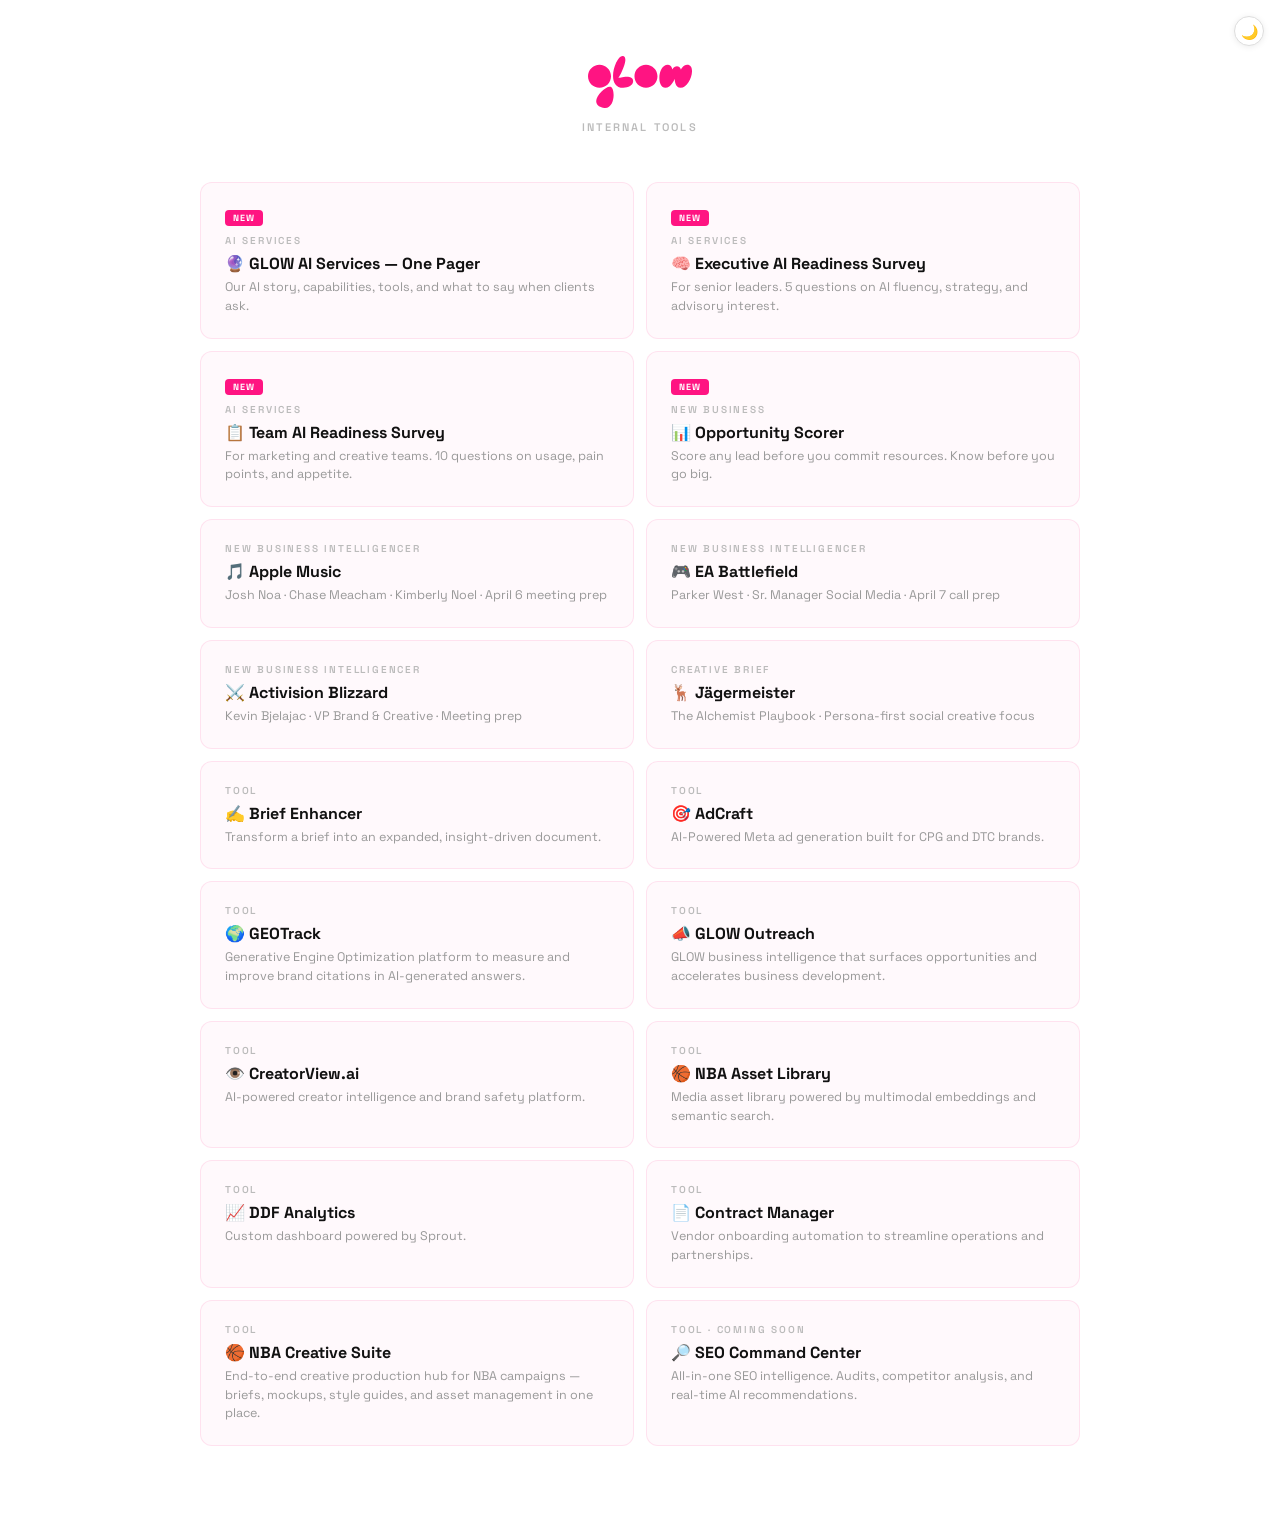
<file: index.html>
<!DOCTYPE html>
<html lang="en">
<head>
<meta charset="UTF-8">
<meta name="viewport" content="width=device-width, initial-scale=1.0">
<title>GLOW Tools</title>
<link rel="stylesheet" href="glow-dark.css">
<script src="glow-theme.js"></script>
<style>
  @import url('https://fonts.googleapis.com/css2?family=Space+Grotesk:wght@400;600;700&display=swap');
  * { margin:0; padding:0; box-sizing:border-box; }

  body {
    background: #fff;
    font-family: 'Space Grotesk', 'Helvetica Neue', Helvetica, Arial, sans-serif;
    min-height: 100vh;
    color: #111;
  }

  .wrap {
    text-align: center;
    padding: 56px 24px 80px;
    max-width: 960px;
    margin: 0 auto;
  }

  .logo-img {
    height: 52px;
    margin-bottom: 12px;
    display: block;
    margin-left: auto;
    margin-right: auto;
  }

  .sub {
    color: #bbb;
    font-size: 11px;
    letter-spacing: 0.2em;
    text-transform: uppercase;
    margin-bottom: 48px;
    font-weight: 600;
  }

  .cards {
    display: grid;
    grid-template-columns: 1fr 1fr;
    gap: 12px;
    max-width: 880px;
    margin: 0 auto;
    text-align: left;
  }

  @media(max-width: 600px) { .cards { grid-template-columns: 1fr; } }

  .card {
    background: #fff9fc;
    border: 1.5px solid #ff14821a;
    border-radius: 12px;
    padding: 22px 24px;
    text-decoration: none;
    transition: all 0.18s;
    display: block;
  }

  .card:hover {
    border-color: #ff148260;
    background: #fff0f7;
    transform: translateY(-2px);
    box-shadow: 0 4px 16px rgba(255,20,130,0.06);
  }

  .card-label {
    font-size: 10px;
    letter-spacing: 0.18em;
    text-transform: uppercase;
    color: #bbb;
    margin-bottom: 6px;
    font-weight: 600;
  }

  .card-title {
    font-size: 16px;
    font-weight: 700;
    color: #111;
    margin-bottom: 4px;
  }

  .card-desc {
    font-size: 12.5px;
    color: #999;
    line-height: 1.5;
  }

  .card.featured {
    border-color: #ff14821a;
    background: #fff9fc;
  }

  .card.featured:hover {
    border-color: #ff148260;
    background: #fff0f7;
  }

  .card-badge {
    display: inline-block;
    font-size: 9px;
    font-weight: 700;
    letter-spacing: 0.1em;
    text-transform: uppercase;
    background: #ff1482;
    color: white;
    padding: 2px 8px;
    border-radius: 4px;
    margin-bottom: 8px;
  }

  /* Dark mode index overrides */
  [data-theme="dark"] body { background: #0a0a0a !important; }
  [data-theme="dark"] .sub { color: rgba(255,255,255,0.3) !important; }
  [data-theme="dark"] .card { background: rgba(255,20,130,0.05) !important; border-color: rgba(255,20,130,0.2) !important; }
  [data-theme="dark"] .card:hover { background: rgba(255,20,130,0.1) !important; border-color: rgba(255,20,130,0.5) !important; box-shadow: 0 4px 16px rgba(0,0,0,0.3) !important; }
  [data-theme="dark"] .card.featured { background: rgba(255,20,130,0.05) !important; border-color: rgba(255,20,130,0.2) !important; }
  [data-theme="dark"] .card.featured:hover { background: rgba(255,20,130,0.1) !important; border-color: rgba(255,20,130,0.5) !important; }
  [data-theme="dark"] .card-title { color: #fff !important; }
  [data-theme="dark"] .card-label { color: rgba(255,255,255,0.3) !important; }
  [data-theme="dark"] .card-desc { color: rgba(255,255,255,0.4) !important; }
</style>
</head>
<body>
<div class="wrap">
  <img src="glow-logo.svg" alt="GLOW" class="logo-img">
  <div class="sub">Internal Tools</div>
  <div class="cards">

    <a href="glow-ai-services-onepager.html" class="card featured">
      <div class="card-badge">New</div>
      <div class="card-label">AI Services</div>
      <div class="card-title">🔮 GLOW AI Services — One Pager</div>
      <div class="card-desc">Our AI story, capabilities, tools, and what to say when clients ask.</div>
    </a>

    <a href="glow-ai-advisory-survey.html" class="card featured">
      <div class="card-badge">New</div>
      <div class="card-label">AI Services</div>
      <div class="card-title">🧠 Executive AI Readiness Survey</div>
      <div class="card-desc">For senior leaders. 5 questions on AI fluency, strategy, and advisory interest.</div>
    </a>

    <a href="glow-ai-survey.html" class="card featured">
      <div class="card-badge">New</div>
      <div class="card-label">AI Services</div>
      <div class="card-title">📋 Team AI Readiness Survey</div>
      <div class="card-desc">For marketing and creative teams. 10 questions on usage, pain points, and appetite.</div>
    </a>

    <a href="opportunity-scorer.html" class="card featured">
      <div class="card-badge">New</div>
      <div class="card-label">New Business</div>
      <div class="card-title">📊 Opportunity Scorer</div>
      <div class="card-desc">Score any lead before you commit resources. Know before you go big.</div>
    </a>

    <a href="apple-music-intelligencer.html" class="card">
      <div class="card-label">New Business Intelligencer</div>
      <div class="card-title">🎵 Apple Music</div>
      <div class="card-desc">Josh Noa · Chase Meacham · Kimberly Noel · April 6 meeting prep</div>
    </a>

    <a href="ea-battlefield-intelligencer.html" class="card">
      <div class="card-label">New Business Intelligencer</div>
      <div class="card-title">🎮 EA Battlefield</div>
      <div class="card-desc">Parker West · Sr. Manager Social Media · April 7 call prep</div>
    </a>

    <a href="activision-blizzard-intelligencer.html" class="card">
      <div class="card-label">New Business Intelligencer</div>
      <div class="card-title">⚔️ Activision Blizzard</div>
      <div class="card-desc">Kevin Bjelajac · VP Brand &amp; Creative · Meeting prep</div>
    </a>

    <a href="jagermeister-reimagined-brief.html" class="card">
      <div class="card-label">Creative Brief</div>
      <div class="card-title">🦌 Jägermeister</div>
      <div class="card-desc">The Alchemist Playbook · Persona-first social creative focus</div>
    </a>

    <a href="https://glow-brief-enhancer.vercel.app/" class="card" target="_blank">
      <div class="card-label">Tool</div>
      <div class="card-title">✍️ Brief Enhancer</div>
      <div class="card-desc">Transform a brief into an expanded, insight-driven document.</div>
    </a>

    <a href="https://adcraft.weareglow.com" class="card" target="_blank">
      <div class="card-label">Tool</div>
      <div class="card-title">🎯 AdCraft</div>
      <div class="card-desc">AI-Powered Meta ad generation built for CPG and DTC brands.</div>
    </a>

    <a href="https://project-eu4rr.vercel.app" class="card" target="_blank">
      <div class="card-label">Tool</div>
      <div class="card-title">🌍 GEOTrack</div>
      <div class="card-desc">Generative Engine Optimization platform to measure and improve brand citations in AI-generated answers.</div>
    </a>

    <a href="https://crm-outreach-beta.vercel.app" class="card" target="_blank">
      <div class="card-label">Tool</div>
      <div class="card-title">📣 GLOW Outreach</div>
      <div class="card-desc">GLOW business intelligence that surfaces opportunities and accelerates business development.</div>
    </a>

    <a href="https://creatorview.ai" class="card" target="_blank">
      <div class="card-label">Tool</div>
      <div class="card-title">👁️ CreatorView.ai</div>
      <div class="card-desc">AI-powered creator intelligence and brand safety platform.</div>
    </a>

    <a href="https://nba-media-library-333.vercel.app" class="card" target="_blank">
      <div class="card-label">Tool</div>
      <div class="card-title">🏀 NBA Asset Library</div>
      <div class="card-desc">Media asset library powered by multimodal embeddings and semantic search.</div>
    </a>

    <a href="https://sprout-dashboard-rouge.vercel.app" class="card" target="_blank">
      <div class="card-label">Tool</div>
      <div class="card-title">📈 DDF Analytics</div>
      <div class="card-desc">Custom dashboard powered by Sprout.</div>
    </a>

    <a href="https://contract-manager-theta.vercel.app" class="card" target="_blank">
      <div class="card-label">Tool</div>
      <div class="card-title">📄 Contract Manager</div>
      <div class="card-desc">Vendor onboarding automation to streamline operations and partnerships.</div>
    </a>

    <a href="https://nba-creative-suite.vercel.app/" class="card" target="_blank">
      <div class="card-label">Tool</div>
      <div class="card-title">🏀 NBA Creative Suite</div>
      <div class="card-desc">End-to-end creative production hub for NBA campaigns — briefs, mockups, style guides, and asset management in one place.</div>
    </a>

    <a href="#" class="card">
      <div class="card-label">Tool · Coming Soon</div>
      <div class="card-title">🔎 SEO Command Center</div>
      <div class="card-desc">All-in-one SEO intelligence. Audits, competitor analysis, and real-time AI recommendations.</div>
    </a>

  </div>

</div>
</body>
</html>
</file>
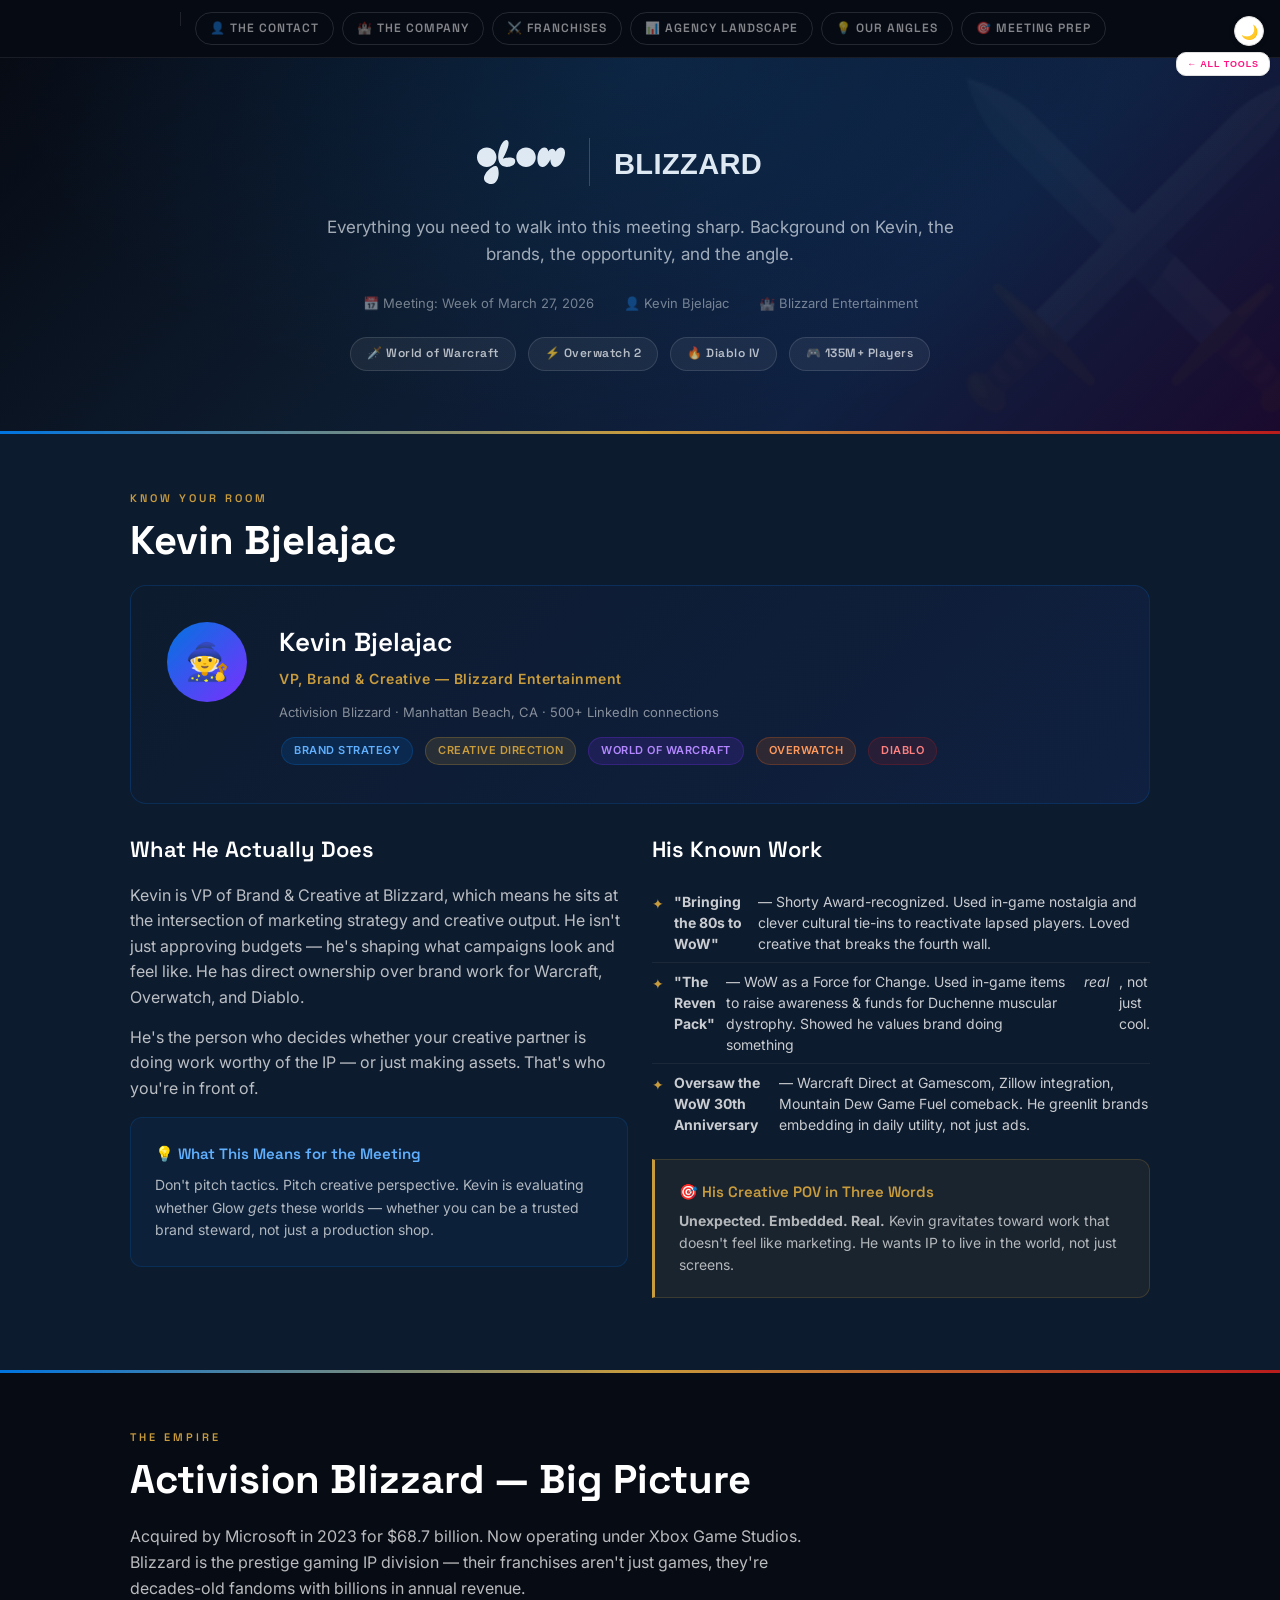
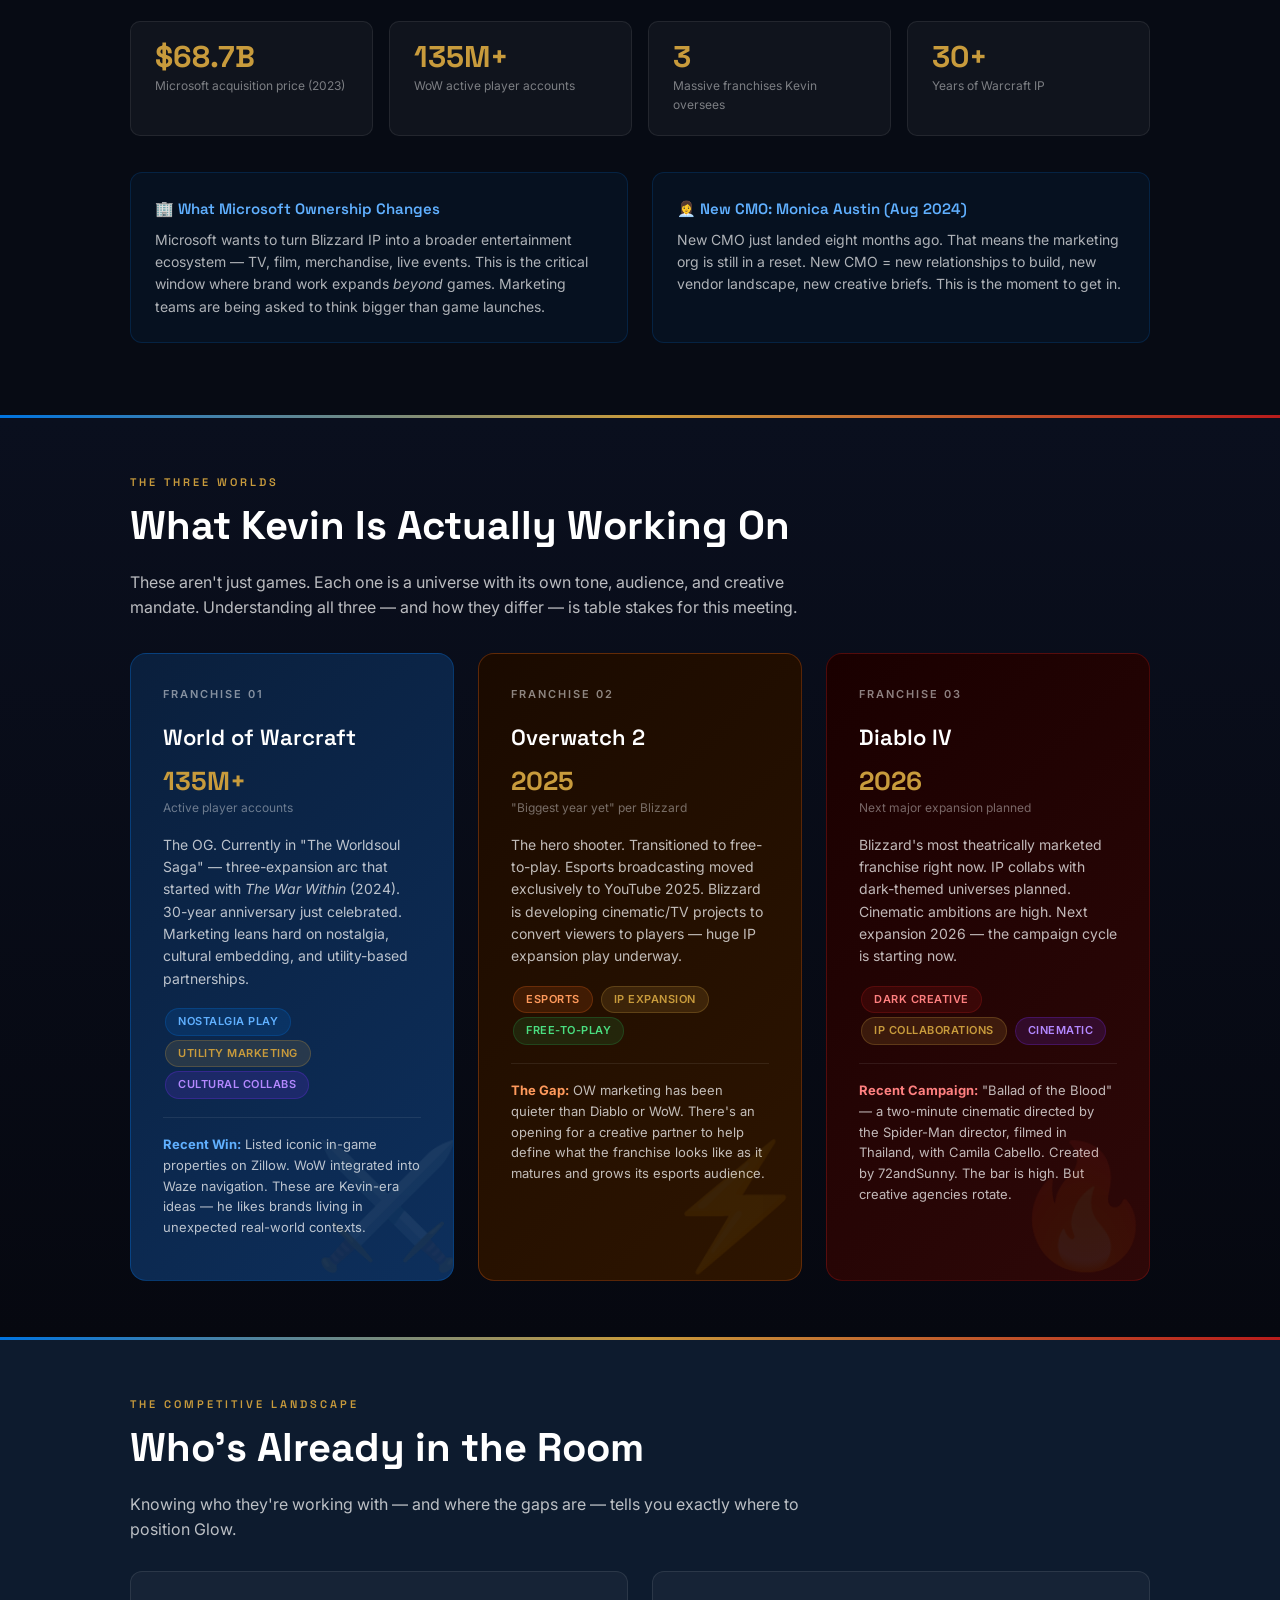
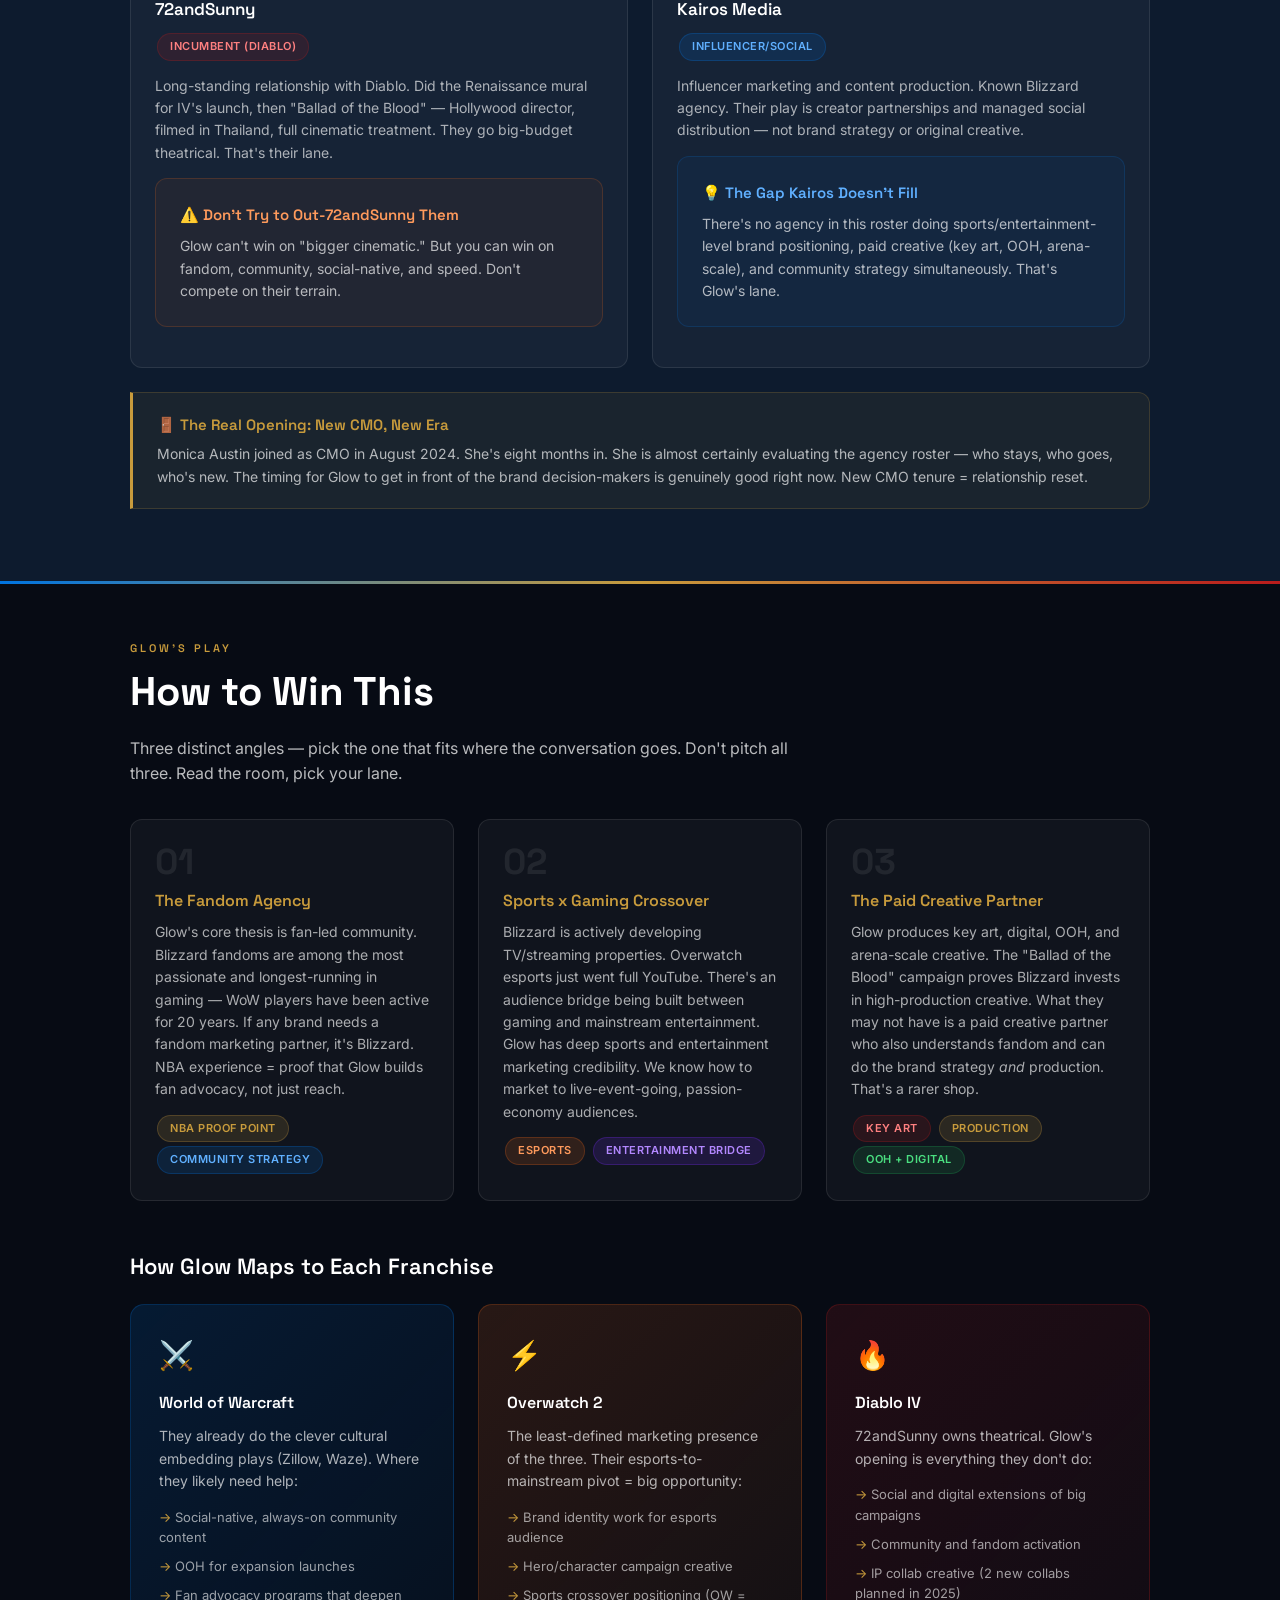
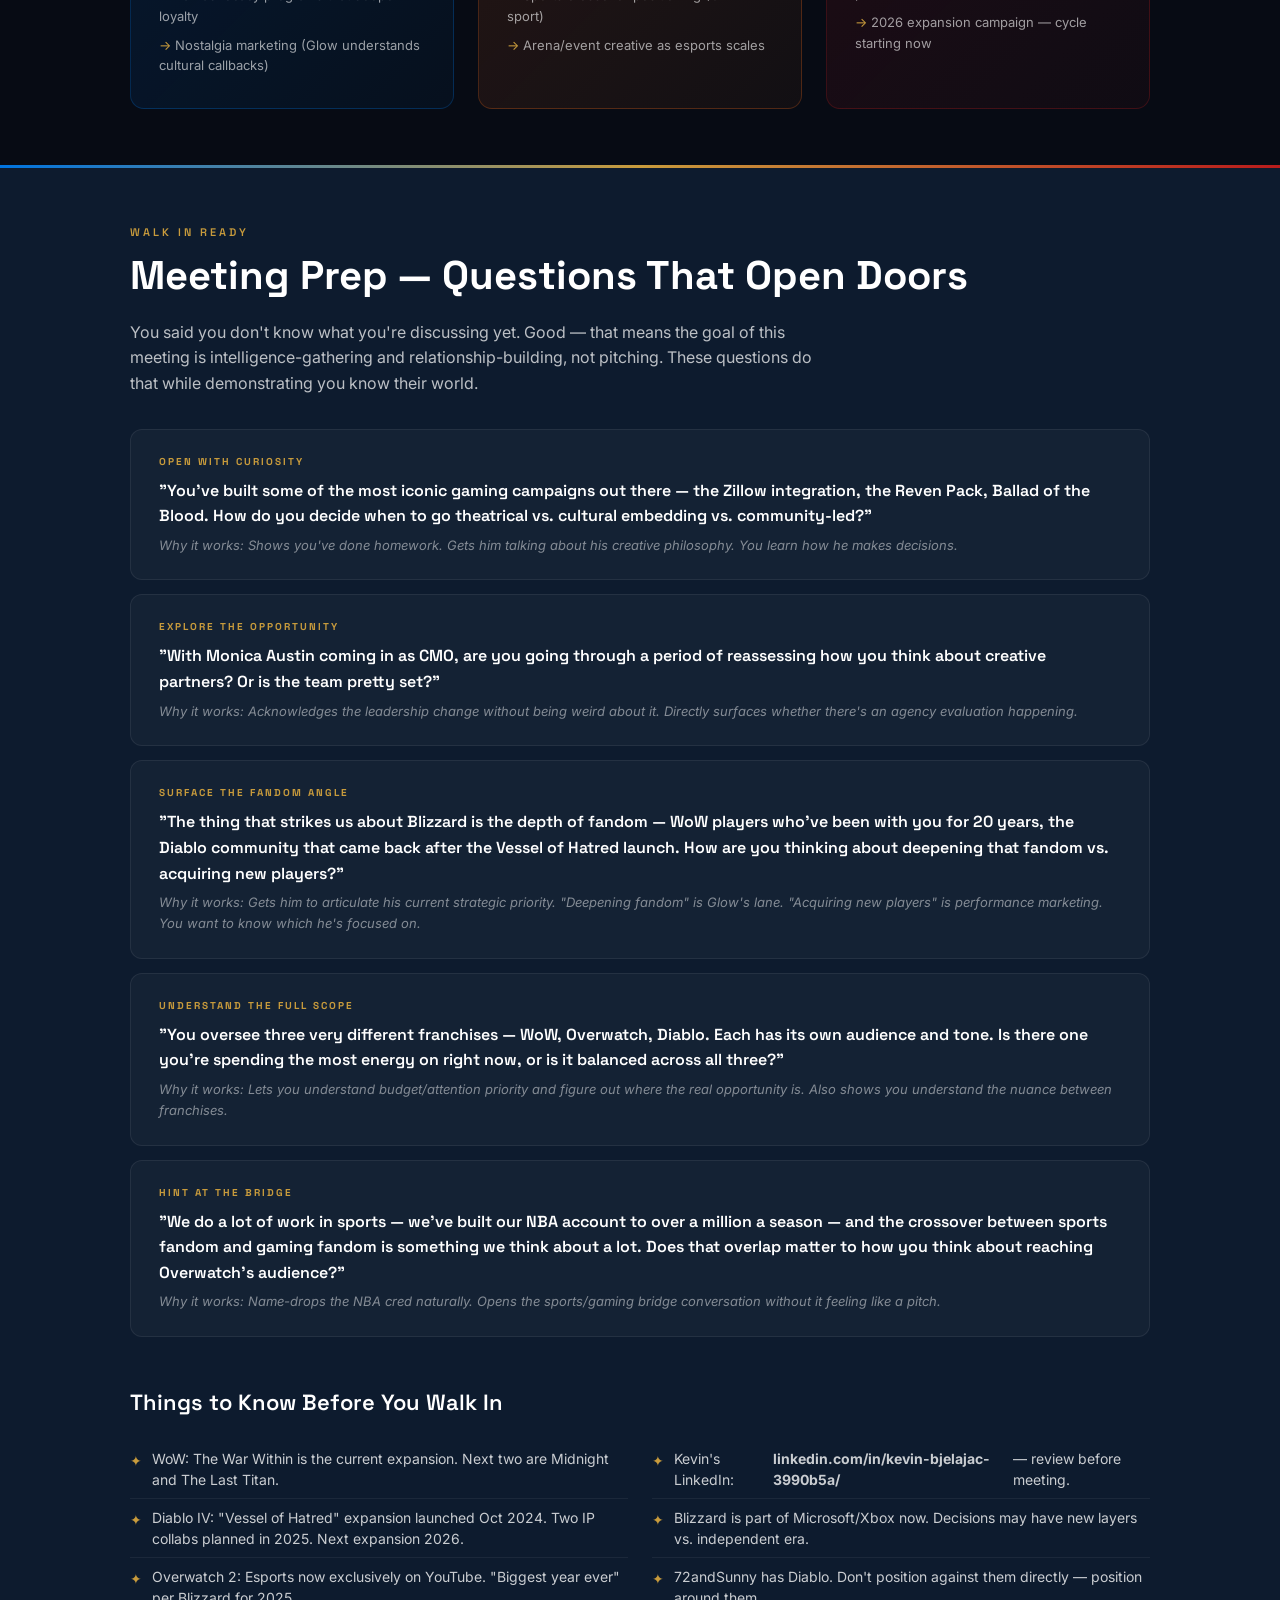
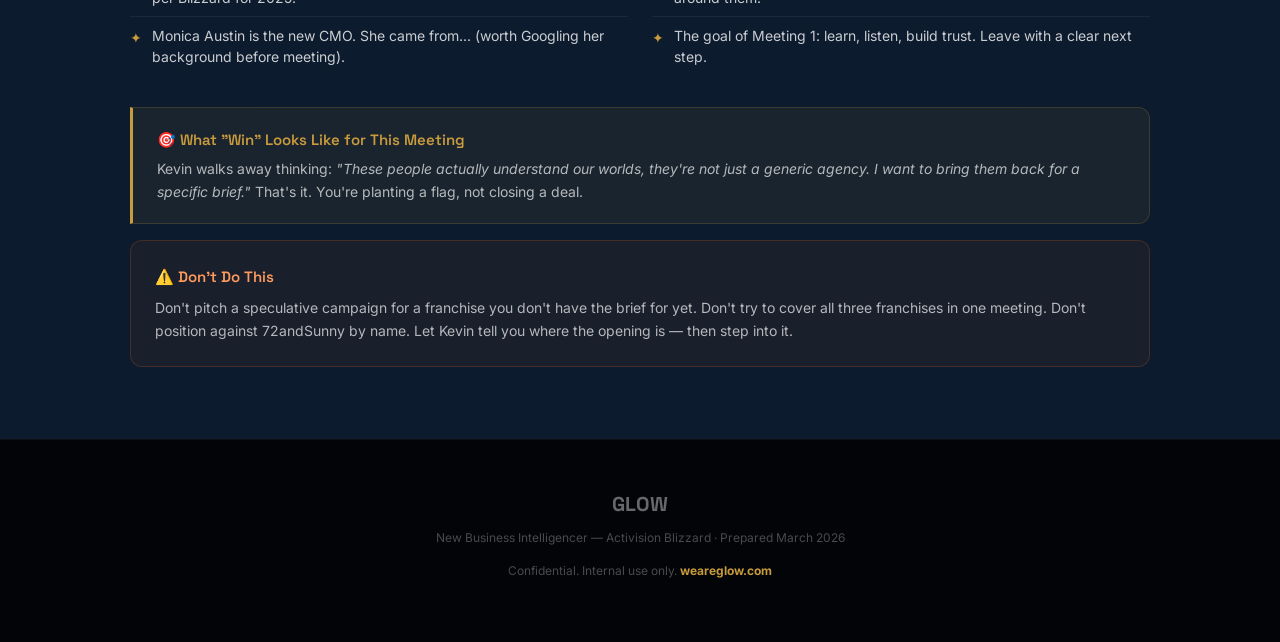
<file: activision-blizzard-intelligencer.html>
<!DOCTYPE html>
<html lang="en">
<head>
<meta charset="UTF-8">
<meta name="viewport" content="width=device-width, initial-scale=1.0">
<title>GLOW x Blizzard — New Business Intelligencer</title>
<style>
  @import url('https://fonts.googleapis.com/css2?family=Space+Grotesk:wght@300;400;500;600;700&family=Inter:wght@300;400;500;600&display=swap');
  :root {
    --bliz-dark: #070b14;
    --bliz-navy: #0d1b2e;
    --bliz-blue: #0074e0;
    --bliz-gold: #c89b3c;
    --bliz-orange: #e8651a;
    --bliz-purple: #7b2fff;
    --bliz-red: #b91c1c;
    --bliz-cream: #f0ead8;
    --glow-gold: #c5953a;
    --text-primary: #1a1a1a;
    --text-secondary: #4a4a4a;
  }
  * { margin:0; padding:0; box-sizing:border-box; }
  body { font-family:'Inter',-apple-system,sans-serif; background:var(--bliz-dark); color:var(--text-primary); line-height:1.6; }

  /* NAV */
  .sticky-nav {
    position:sticky; top:0; z-index:100;
    background:rgba(7,11,20,0.97); backdrop-filter:blur(12px);
    border-bottom:1px solid rgba(255,255,255,0.08);
    padding:12px 24px;
    display:flex; justify-content:center; gap:8px; flex-wrap:wrap;
  }
  .nav-btn {
    font-family:'Space Grotesk',sans-serif;
    font-size:12px; font-weight:600; letter-spacing:1px; text-transform:uppercase;
    color:rgba(255,255,255,0.5); background:none; border:1px solid rgba(255,255,255,0.12);
    padding:6px 14px; border-radius:20px; cursor:pointer; text-decoration:none;
    transition:all 0.2s;
  }
  .nav-btn:hover { color:white; border-color:var(--bliz-gold); }
  .nav-btn.active { color:var(--bliz-gold); border-color:var(--bliz-gold); background:rgba(200,155,60,0.1); }

  /* HERO */
  .hero {
    background:linear-gradient(135deg, #070b14 0%, #0d1b2e 40%, #0f2040 70%, #1a0a2e 100%);
    color:white; padding:80px 40px 60px; text-align:center; position:relative; overflow:hidden;
  }
  .hero::before { content:'⚔️'; position:absolute; font-size:300px; opacity:0.04; top:-60px; right:-40px; pointer-events:none; }
  .hero::after { content:''; position:absolute; inset:0; background:radial-gradient(ellipse at center top, rgba(0,116,224,0.12) 0%, transparent 70%); pointer-events:none; }
  .hero-eyebrow { font-family:'Space Grotesk',sans-serif; font-size:11px; letter-spacing:4px; text-transform:uppercase; color:var(--bliz-gold); margin-bottom:16px; }
  .hero h1 { font-family:'Space Grotesk',sans-serif; font-size:clamp(32px,5vw,60px); font-weight:700; line-height:1.1; margin-bottom:12px; }
  .hero h1 .brand { color:var(--bliz-blue); }
  .hero h1 .name { color:var(--bliz-gold); }
  .hero .subtitle { font-size:17px; color:rgba(255,255,255,0.65); max-width:640px; margin:0 auto 24px; }
  .hero-meta { display:flex; justify-content:center; gap:30px; flex-wrap:wrap; font-size:13px; color:rgba(255,255,255,0.45); }
  .hero-badges { display:flex; justify-content:center; gap:12px; flex-wrap:wrap; margin-top:24px; }
  .hero-badge { background:rgba(255,255,255,0.06); border:1px solid rgba(255,255,255,0.12); border-radius:20px; padding:6px 16px; font-size:12px; color:rgba(255,255,255,0.7); font-family:'Space Grotesk',sans-serif; font-weight:600; letter-spacing:0.5px; }

  /* SECTIONS */
  .section-inner { padding:56px 40px; max-width:1100px; margin:0 auto; }
  section { position:relative; z-index:2; }
  .section-light { background:white; }
  .section-dark { background:var(--bliz-dark); color:white; }
  .section-navy { background:var(--bliz-navy); color:white; }
  .section-deep { background:linear-gradient(180deg, #0a0f1e 0%, #060810 100%); color:white; }

  /* TYPOGRAPHY */
  .section-label { font-family:'Space Grotesk',sans-serif; font-size:11px; letter-spacing:3px; text-transform:uppercase; color:var(--bliz-gold); margin-bottom:10px; font-weight:600; }
  .section-dark .section-label, .section-navy .section-label, .section-deep .section-label { color:var(--bliz-gold); }
  h2 { font-family:'Space Grotesk',sans-serif; font-size:clamp(26px,3.5vw,40px); font-weight:700; line-height:1.2; margin-bottom:20px; }
  h3 { font-family:'Space Grotesk',sans-serif; font-size:22px; font-weight:600; margin-bottom:12px; }
  h4 { font-family:'Space Grotesk',sans-serif; font-size:15px; font-weight:600; margin-bottom:8px; text-transform:uppercase; letter-spacing:1px; }
  p { margin-bottom:14px; color:var(--text-secondary); }
  .section-dark p, .section-navy p, .section-deep p { color:rgba(255,255,255,0.72); }

  /* GRIDS */
  .grid-2 { display:grid; grid-template-columns:1fr 1fr; gap:24px; }
  .grid-3 { display:grid; grid-template-columns:repeat(3,1fr); gap:24px; }
  .grid-4 { display:grid; grid-template-columns:repeat(4,1fr); gap:20px; }
  @media(max-width:768px) { .grid-2,.grid-3,.grid-4{grid-template-columns:1fr;} .section-inner{padding:36px 20px;} .sticky-nav{gap:4px;padding:8px 12px;} .nav-btn{font-size:10px;padding:4px 10px;} }

  /* CARDS */
  .card { background:white; border-radius:12px; padding:28px; border:1px solid #e5e5e5; transition:transform 0.2s,box-shadow 0.2s; }
  .card:hover { transform:translateY(-2px); box-shadow:0 8px 24px rgba(0,0,0,0.1); }
  .dark-card { background:rgba(255,255,255,0.04); border:1px solid rgba(255,255,255,0.09); border-radius:12px; padding:24px; }
  .dark-card h4 { color:white; text-transform:none; letter-spacing:0; }
  .dark-card p { font-size:14px; color:rgba(255,255,255,0.65); }
  .dark-card:hover { background:rgba(255,255,255,0.07); }
  .card-icon { font-size:32px; margin-bottom:14px; display:block; }

  /* FRANCHISE CARDS */
  .franchise-card { border-radius:16px; padding:32px; color:white; position:relative; overflow:hidden; }
  .franchise-card::before { content:attr(data-emoji); position:absolute; font-size:120px; opacity:0.07; bottom:-20px; right:-10px; pointer-events:none; }
  .franchise-wow { background:linear-gradient(135deg, #0a1f3c, #0d2f5c); border:1px solid rgba(0,116,224,0.3); }
  .franchise-ow { background:linear-gradient(135deg, #1a0a00, #2e1500); border:1px solid rgba(232,101,26,0.3); }
  .franchise-diablo { background:linear-gradient(135deg, #1a0000, #2e0808); border:1px solid rgba(185,28,28,0.3); }
  .franchise-card h3 { font-family:'Space Grotesk',sans-serif; margin-bottom:6px; }
  .franchise-card .fc-label { font-size:11px; letter-spacing:2px; text-transform:uppercase; opacity:0.5; margin-bottom:16px; font-weight:600; }
  .franchise-card p { color:rgba(255,255,255,0.72); font-size:14px; margin-bottom:10px; }
  .franchise-card .fc-stat { font-family:'Space Grotesk',sans-serif; font-size:26px; font-weight:700; color:var(--bliz-gold); }
  .franchise-card .fc-stat-label { font-size:12px; color:rgba(255,255,255,0.4); margin-top:-4px; margin-bottom:16px; }

  /* PROFILE CARD */
  .profile-card { background:linear-gradient(135deg, #0d1b2e, #0f2040); border:1px solid rgba(0,116,224,0.2); border-radius:16px; padding:36px; color:white; display:flex; gap:32px; align-items:flex-start; flex-wrap:wrap; }
  .profile-avatar { width:80px; height:80px; background:linear-gradient(135deg,var(--bliz-blue),var(--bliz-purple)); border-radius:50%; display:flex; align-items:center; justify-content:center; font-size:36px; flex-shrink:0; }
  .profile-info h3 { font-size:26px; margin-bottom:4px; }
  .profile-info .title { color:var(--bliz-gold); font-size:14px; font-weight:600; letter-spacing:0.5px; margin-bottom:12px; }
  .profile-info .company { color:rgba(255,255,255,0.5); font-size:13px; }
  .profile-tags { display:flex; flex-wrap:wrap; gap:8px; margin-top:12px; }

  /* TAGS */
  .tag { display:inline-block; padding:4px 12px; border-radius:20px; font-size:11px; font-weight:600; letter-spacing:0.5px; text-transform:uppercase; margin:2px; }
  .tag-blue { background:rgba(0,116,224,0.15); color:#60b0ff; border:1px solid rgba(0,116,224,0.25); }
  .tag-gold { background:rgba(200,155,60,0.15); color:var(--bliz-gold); border:1px solid rgba(200,155,60,0.25); }
  .tag-orange { background:rgba(232,101,26,0.15); color:#ff9a5c; border:1px solid rgba(232,101,26,0.25); }
  .tag-red { background:rgba(185,28,28,0.15); color:#ff8080; border:1px solid rgba(185,28,28,0.25); }
  .tag-purple { background:rgba(123,47,255,0.15); color:#b388ff; border:1px solid rgba(123,47,255,0.25); }
  .tag-green { background:rgba(34,197,94,0.12); color:#4ade80; border:1px solid rgba(34,197,94,0.2); }

  /* INSIGHT BLOCK */
  .insight-block { background:rgba(0,116,224,0.06); border:1px solid rgba(0,116,224,0.18); border-radius:12px; padding:24px; margin:16px 0; }
  .insight-block h4 { color:#60b0ff; text-transform:none; letter-spacing:0; font-size:15px; }
  .insight-block p { font-size:14px; color:rgba(255,255,255,0.68); margin:0; }
  .warning-block { background:rgba(232,101,26,0.06); border:1px solid rgba(232,101,26,0.2); border-radius:12px; padding:24px; margin:16px 0; }
  .warning-block h4 { color:#ff9a5c; text-transform:none; letter-spacing:0; font-size:15px; }
  .warning-block p { font-size:14px; color:rgba(255,255,255,0.68); margin:0; }
  .gold-block { background:rgba(200,155,60,0.07); border:1px solid rgba(200,155,60,0.2); border-left:3px solid var(--bliz-gold); border-radius:0 12px 12px 0; padding:20px 24px; margin:16px 0; }
  .gold-block h4 { color:var(--bliz-gold); text-transform:none; letter-spacing:0; font-size:15px; margin-bottom:6px; }
  .gold-block p { font-size:14px; color:rgba(255,255,255,0.68); margin:0; }

  /* ANGLE CARD */
  .angle-card { background:rgba(255,255,255,0.04); border:1px solid rgba(255,255,255,0.09); border-radius:12px; padding:24px; }
  .angle-card .angle-num { font-family:'Space Grotesk',sans-serif; font-size:36px; font-weight:700; color:rgba(255,255,255,0.08); line-height:1; margin-bottom:8px; }
  .angle-card h4 { color:var(--bliz-gold); text-transform:none; letter-spacing:0; font-size:16px; margin-bottom:8px; }
  .angle-card p { font-size:14px; color:rgba(255,255,255,0.65); margin:0; }

  /* CONVO CARD */
  .convo-card { background:rgba(255,255,255,0.03); border:1px solid rgba(255,255,255,0.07); border-radius:12px; padding:24px 28px; margin-bottom:14px; }
  .convo-card .convo-label { font-family:'Space Grotesk',sans-serif; font-size:10px; letter-spacing:2px; text-transform:uppercase; color:var(--bliz-gold); margin-bottom:8px; font-weight:700; }
  .convo-card .convo-q { font-size:16px; font-weight:600; color:white; margin-bottom:6px; font-family:'Space Grotesk',sans-serif; }
  .convo-card .convo-why { font-size:13px; color:rgba(255,255,255,0.48); font-style:italic; }

  /* GLOW OFFER */
  .offer-card { border-radius:14px; padding:28px; color:white; }
  .offer-wow { background:linear-gradient(135deg, rgba(0,116,224,0.15), rgba(0,116,224,0.05)); border:1px solid rgba(0,116,224,0.25); }
  .offer-ow { background:linear-gradient(135deg, rgba(232,101,26,0.15), rgba(232,101,26,0.05)); border:1px solid rgba(232,101,26,0.25); }
  .offer-diablo { background:linear-gradient(135deg, rgba(185,28,28,0.15), rgba(185,28,28,0.05)); border:1px solid rgba(185,28,28,0.25); }
  .offer-card h4 { color:white; text-transform:none; letter-spacing:0; font-size:16px; margin-bottom:10px; }
  .offer-card p { font-size:14px; color:rgba(255,255,255,0.68); margin-bottom:10px; }
  .offer-card ul { list-style:none; padding:0; }
  .offer-card li { font-size:13px; color:rgba(255,255,255,0.6); padding:4px 0; }
  .offer-card li::before { content:'→ '; color:var(--bliz-gold); }

  /* STAT */
  .stat-row { display:flex; gap:16px; flex-wrap:wrap; margin:20px 0; }
  .stat-box { background:rgba(255,255,255,0.04); border:1px solid rgba(255,255,255,0.08); border-radius:10px; padding:20px 24px; flex:1; min-width:140px; }
  .stat-box .stat-num { font-family:'Space Grotesk',sans-serif; font-size:30px; font-weight:700; color:var(--bliz-gold); line-height:1; }
  .stat-box .stat-label { font-size:12px; color:rgba(255,255,255,0.45); margin-top:4px; }

  /* LIST */
  .check-list { list-style:none; padding:0; }
  .check-list li { padding:8px 0; border-bottom:1px solid rgba(255,255,255,0.06); font-size:14px; color:rgba(255,255,255,0.78); display:flex; align-items:flex-start; gap:10px; line-height:1.5; }
  .check-list li:last-child { border:none; }
  .check-list li::before { content:'✦'; color:var(--bliz-gold); flex-shrink:0; margin-top:2px; }

  /* DIVIDER */
  .divider { height:3px; background:linear-gradient(90deg, var(--bliz-blue), var(--bliz-gold), var(--bliz-red)); border:none; margin:0; }
  .divider-wow { height:2px; background:linear-gradient(90deg, #0074e0, #004a8f); border:none; margin:24px 0; }
  .divider-ow { height:2px; background:linear-gradient(90deg, #e8651a, #ff9a5c); border:none; margin:24px 0; }
  .divider-diablo { height:2px; background:linear-gradient(90deg, #b91c1c, #7f1d1d); border:none; margin:24px 0; }

  /* FOOTER */
  .footer { background:#020408; color:rgba(255,255,255,0.25); text-align:center; padding:48px 20px; font-size:12px; border-top:1px solid rgba(255,255,255,0.05); }
  .footer strong { color:var(--bliz-gold); }
  .footer .footer-logo { font-family:'Space Grotesk',sans-serif; font-size:20px; font-weight:700; color:rgba(255,255,255,0.4); margin-bottom:8px; }
</style>
<link rel="stylesheet" href="glow-dark.css">
<script src="glow-theme.js"></script>
</head>
<body>

<!-- STICKY NAV -->
<nav class="sticky-nav">
  
  <div style="width:1px;height:14px;background:rgba(255,255,255,0.1);margin:0 6px;flex-shrink:0;"></div>
  <a href="#contact" class="nav-btn">👤 The Contact</a>
  <a href="#company" class="nav-btn">🏰 The Company</a>
  <a href="#franchises" class="nav-btn">⚔️ Franchises</a>
  <a href="#landscape" class="nav-btn">📊 Agency Landscape</a>
  <a href="#angles" class="nav-btn">💡 Our Angles</a>
  <a href="#prep" class="nav-btn">🎯 Meeting Prep</a>
</nav>

<!-- HERO -->
<div class="hero">
  <!-- LOGO LOCKUP -->
  <div style="display:flex; align-items:center; justify-content:center; gap:24px; margin-bottom:28px; flex-wrap:wrap;">
    <img src="glow-logo.svg" alt="GLOW" style="height:44px; width:auto; filter:brightness(0) invert(1); opacity:0.95;">
    <div style="width:1px; height:48px; background:rgba(255,255,255,0.2);"></div>
    <img src="blizzard-logo.svg" alt="Blizzard" style="height:40px; width:auto; opacity:0.95;">
  </div>

  <p class="subtitle" style="margin-top:8px;">Everything you need to walk into this meeting sharp. Background on Kevin, the brands, the opportunity, and the angle.</p>
  <div class="hero-meta">
    <span>📅 Meeting: Week of March 27, 2026</span>
    <span>👤 Kevin Bjelajac</span>
    <span>🏰 Blizzard Entertainment</span>
  </div>
  <div class="hero-badges">
    <span class="hero-badge">🗡️ World of Warcraft</span>
    <span class="hero-badge">⚡ Overwatch 2</span>
    <span class="hero-badge">🔥 Diablo IV</span>
    <span class="hero-badge">🎮 135M+ Players</span>
  </div>
</div>

<hr class="divider">

<!-- ═══════════════════════════════════════ -->
<!-- SECTION 1: THE CONTACT                 -->
<!-- ═══════════════════════════════════════ -->
<section class="section-navy" id="contact">
  <div class="section-inner">
    <div class="section-label">Know Your Room</div>
    <h2>Kevin Bjelajac</h2>

    <div class="profile-card">
      <div class="profile-avatar">🧙</div>
      <div class="profile-info" style="flex:1;">
        <h3>Kevin Bjelajac</h3>
        <div class="title">VP, Brand &amp; Creative — Blizzard Entertainment</div>
        <div class="company">Activision Blizzard · Manhattan Beach, CA · 500+ LinkedIn connections</div>
        <div class="profile-tags">
          <span class="tag tag-blue">Brand Strategy</span>
          <span class="tag tag-gold">Creative Direction</span>
          <span class="tag tag-purple">World of Warcraft</span>
          <span class="tag tag-orange">Overwatch</span>
          <span class="tag tag-red">Diablo</span>
        </div>
      </div>
    </div>

    <div class="grid-2" style="margin-top:28px;">
      <div>
        <h3 style="color:white;margin-bottom:16px;">What He Actually Does</h3>
        <p>Kevin is VP of Brand &amp; Creative at Blizzard, which means he sits at the intersection of marketing strategy and creative output. He isn't just approving budgets — he's shaping what campaigns look and feel like. He has direct ownership over brand work for Warcraft, Overwatch, and Diablo.</p>
        <p>He's the person who decides whether your creative partner is doing work worthy of the IP — or just making assets. That's who you're in front of.</p>
        <div class="insight-block">
          <h4>💡 What This Means for the Meeting</h4>
          <p>Don't pitch tactics. Pitch creative perspective. Kevin is evaluating whether Glow <em>gets</em> these worlds — whether you can be a trusted brand steward, not just a production shop.</p>
        </div>
      </div>
      <div>
        <h3 style="color:white;margin-bottom:16px;">His Known Work</h3>
        <ul class="check-list">
          <li><strong>"Bringing the 80s to WoW"</strong> — Shorty Award-recognized. Used in-game nostalgia and clever cultural tie-ins to reactivate lapsed players. Loved creative that breaks the fourth wall.</li>
          <li><strong>"The Reven Pack"</strong> — WoW as a Force for Change. Used in-game items to raise awareness &amp; funds for Duchenne muscular dystrophy. Showed he values brand doing something <em>real</em>, not just cool.</li>
          <li><strong>Oversaw the WoW 30th Anniversary</strong> — Warcraft Direct at Gamescom, Zillow integration, Mountain Dew Game Fuel comeback. He greenlit brands embedding in daily utility, not just ads.</li>
        </ul>
        <div class="gold-block" style="margin-top:16px;">
          <h4>🎯 His Creative POV in Three Words</h4>
          <p><strong>Unexpected. Embedded. Real.</strong> Kevin gravitates toward work that doesn't feel like marketing. He wants IP to live in the world, not just screens.</p>
        </div>
      </div>
    </div>
  </div>
</section>

<hr class="divider">

<!-- ═══════════════════════════════════════ -->
<!-- SECTION 2: THE COMPANY                 -->
<!-- ═══════════════════════════════════════ -->
<section class="section-dark" id="company">
  <div class="section-inner">
    <div class="section-label">The Empire</div>
    <h2>Activision Blizzard — Big Picture</h2>
    <p style="max-width:700px;">Acquired by Microsoft in 2023 for $68.7 billion. Now operating under Xbox Game Studios. Blizzard is the prestige gaming IP division — their franchises aren't just games, they're decades-old fandoms with billions in annual revenue.</p>

    <div class="stat-row">
      <div class="stat-box">
        <div class="stat-num">$68.7B</div>
        <div class="stat-label">Microsoft acquisition price (2023)</div>
      </div>
      <div class="stat-box">
        <div class="stat-num">135M+</div>
        <div class="stat-label">WoW active player accounts</div>
      </div>
      <div class="stat-box">
        <div class="stat-num">3</div>
        <div class="stat-label">Massive franchises Kevin oversees</div>
      </div>
      <div class="stat-box">
        <div class="stat-num">30+</div>
        <div class="stat-label">Years of Warcraft IP</div>
      </div>
    </div>

    <div class="grid-2" style="margin-top:16px;">
      <div class="insight-block">
        <h4>🏢 What Microsoft Ownership Changes</h4>
        <p>Microsoft wants to turn Blizzard IP into a broader entertainment ecosystem — TV, film, merchandise, live events. This is the critical window where brand work expands <em>beyond</em> games. Marketing teams are being asked to think bigger than game launches.</p>
      </div>
      <div class="insight-block">
        <h4>👩‍💼 New CMO: Monica Austin (Aug 2024)</h4>
        <p>New CMO just landed eight months ago. That means the marketing org is still in a reset. New CMO = new relationships to build, new vendor landscape, new creative briefs. This is the moment to get in.</p>
      </div>
    </div>
  </div>
</section>

<hr class="divider">

<!-- ═══════════════════════════════════════ -->
<!-- SECTION 3: THE FRANCHISES              -->
<!-- ═══════════════════════════════════════ -->
<section class="section-deep" id="franchises">
  <div class="section-inner">
    <div class="section-label">The Three Worlds</div>
    <h2>What Kevin Is Actually Working On</h2>
    <p style="max-width:700px;">These aren't just games. Each one is a universe with its own tone, audience, and creative mandate. Understanding all three — and how they differ — is table stakes for this meeting.</p>

    <div class="grid-3" style="margin-top:32px;">
      <!-- WoW -->
      <div class="franchise-card franchise-wow" data-emoji="⚔️">
        <div class="fc-label">Franchise 01</div>
        <h3>World of Warcraft</h3>
        <div class="fc-stat">135M+</div>
        <div class="fc-stat-label">Active player accounts</div>
        <p>The OG. Currently in "The Worldsoul Saga" — three-expansion arc that started with <em>The War Within</em> (2024). 30-year anniversary just celebrated. Marketing leans hard on nostalgia, cultural embedding, and utility-based partnerships.</p>
        <div style="margin-top:16px;">
          <span class="tag tag-blue">Nostalgia Play</span>
          <span class="tag tag-gold">Utility Marketing</span>
          <span class="tag tag-purple">Cultural Collabs</span>
        </div>
        <div style="margin-top:16px;padding-top:16px;border-top:1px solid rgba(255,255,255,0.08);">
          <p style="font-size:13px;"><strong style="color:#60b0ff;">Recent Win:</strong> Listed iconic in-game properties on Zillow. WoW integrated into Waze navigation. These are Kevin-era ideas — he likes brands living in unexpected real-world contexts.</p>
        </div>
      </div>

      <!-- Overwatch -->
      <div class="franchise-card franchise-ow" data-emoji="⚡">
        <div class="fc-label">Franchise 02</div>
        <h3>Overwatch 2</h3>
        <div class="fc-stat">2025</div>
        <div class="fc-stat-label">"Biggest year yet" per Blizzard</div>
        <p>The hero shooter. Transitioned to free-to-play. Esports broadcasting moved exclusively to YouTube 2025. Blizzard is developing cinematic/TV projects to convert viewers to players — huge IP expansion play underway.</p>
        <div style="margin-top:16px;">
          <span class="tag tag-orange">Esports</span>
          <span class="tag tag-gold">IP Expansion</span>
          <span class="tag tag-green">Free-to-Play</span>
        </div>
        <div style="margin-top:16px;padding-top:16px;border-top:1px solid rgba(255,255,255,0.08);">
          <p style="font-size:13px;"><strong style="color:#ff9a5c;">The Gap:</strong> OW marketing has been quieter than Diablo or WoW. There's an opening for a creative partner to help define what the franchise looks like as it matures and grows its esports audience.</p>
        </div>
      </div>

      <!-- Diablo -->
      <div class="franchise-card franchise-diablo" data-emoji="🔥">
        <div class="fc-label">Franchise 03</div>
        <h3>Diablo IV</h3>
        <div class="fc-stat">2026</div>
        <div class="fc-stat-label">Next major expansion planned</div>
        <p>Blizzard's most theatrically marketed franchise right now. IP collabs with dark-themed universes planned. Cinematic ambitions are high. Next expansion 2026 — the campaign cycle is starting now.</p>
        <div style="margin-top:16px;">
          <span class="tag tag-red">Dark Creative</span>
          <span class="tag tag-gold">IP Collaborations</span>
          <span class="tag tag-purple">Cinematic</span>
        </div>
        <div style="margin-top:16px;padding-top:16px;border-top:1px solid rgba(255,255,255,0.08);">
          <p style="font-size:13px;"><strong style="color:#ff8080;">Recent Campaign:</strong> "Ballad of the Blood" — a two-minute cinematic directed by the Spider-Man director, filmed in Thailand, with Camila Cabello. Created by 72andSunny. The bar is high. But creative agencies rotate.</p>
        </div>
      </div>
    </div>
  </div>
</section>

<hr class="divider">

<!-- ═══════════════════════════════════════ -->
<!-- SECTION 4: AGENCY LANDSCAPE            -->
<!-- ═══════════════════════════════════════ -->
<section class="section-navy" id="landscape">
  <div class="section-inner">
    <div class="section-label">The Competitive Landscape</div>
    <h2>Who's Already in the Room</h2>
    <p style="max-width:700px;">Knowing who they're working with — and where the gaps are — tells you exactly where to position Glow.</p>

    <div class="grid-2" style="margin-top:28px;">
      <div class="dark-card">
        <h4 style="color:white;text-transform:none;letter-spacing:0;font-size:17px;margin-bottom:8px;">72andSunny</h4>
        <span class="tag tag-red">Incumbent (Diablo)</span>
        <p style="margin-top:12px;">Long-standing relationship with Diablo. Did the Renaissance mural for IV's launch, then "Ballad of the Blood" — Hollywood director, filmed in Thailand, full cinematic treatment. They go big-budget theatrical. That's their lane.</p>
        <div class="warning-block" style="margin-top:12px;">
          <h4>⚠️ Don't Try to Out-72andSunny Them</h4>
          <p>Glow can't win on "bigger cinematic." But you can win on fandom, community, social-native, and speed. Don't compete on their terrain.</p>
        </div>
      </div>

      <div class="dark-card">
        <h4 style="color:white;text-transform:none;letter-spacing:0;font-size:17px;margin-bottom:8px;">Kairos Media</h4>
        <span class="tag tag-blue">Influencer/Social</span>
        <p style="margin-top:12px;">Influencer marketing and content production. Known Blizzard agency. Their play is creator partnerships and managed social distribution — not brand strategy or original creative.</p>
        <div class="insight-block" style="margin-top:12px;">
          <h4>💡 The Gap Kairos Doesn't Fill</h4>
          <p>There's no agency in this roster doing sports/entertainment-level brand positioning, paid creative (key art, OOH, arena-scale), and community strategy simultaneously. That's Glow's lane.</p>
        </div>
      </div>
    </div>

    <div class="gold-block" style="margin-top:24px;">
      <h4>🚪 The Real Opening: New CMO, New Era</h4>
      <p>Monica Austin joined as CMO in August 2024. She's eight months in. She is almost certainly evaluating the agency roster — who stays, who goes, who's new. The timing for Glow to get in front of the brand decision-makers is genuinely good right now. New CMO tenure = relationship reset.</p>
    </div>
  </div>
</section>

<hr class="divider">

<!-- ═══════════════════════════════════════ -->
<!-- SECTION 5: GLOW ANGLES                 -->
<!-- ═══════════════════════════════════════ -->
<section class="section-dark" id="angles">
  <div class="section-inner">
    <div class="section-label">Glow's Play</div>
    <h2>How to Win This</h2>
    <p style="max-width:700px;">Three distinct angles — pick the one that fits where the conversation goes. Don't pitch all three. Read the room, pick your lane.</p>

    <div class="grid-3" style="margin-top:32px;">
      <div class="angle-card">
        <div class="angle-num">01</div>
        <h4>The Fandom Agency</h4>
        <p>Glow's core thesis is fan-led community. Blizzard fandoms are among the most passionate and longest-running in gaming — WoW players have been active for 20 years. If any brand needs a fandom marketing partner, it's Blizzard. NBA experience = proof that Glow builds fan advocacy, not just reach.</p>
        <div style="margin-top:12px;">
          <span class="tag tag-gold">NBA Proof Point</span>
          <span class="tag tag-blue">Community Strategy</span>
        </div>
      </div>

      <div class="angle-card">
        <div class="angle-num">02</div>
        <h4>Sports x Gaming Crossover</h4>
        <p>Blizzard is actively developing TV/streaming properties. Overwatch esports just went full YouTube. There's an audience bridge being built between gaming and mainstream entertainment. Glow has deep sports and entertainment marketing credibility. We know how to market to live-event-going, passion-economy audiences.</p>
        <div style="margin-top:12px;">
          <span class="tag tag-orange">Esports</span>
          <span class="tag tag-purple">Entertainment Bridge</span>
        </div>
      </div>

      <div class="angle-card">
        <div class="angle-num">03</div>
        <h4>The Paid Creative Partner</h4>
        <p>Glow produces key art, digital, OOH, and arena-scale creative. The "Ballad of the Blood" campaign proves Blizzard invests in high-production creative. What they may not have is a paid creative partner who also understands fandom and can do the brand strategy <em>and</em> production. That's a rarer shop.</p>
        <div style="margin-top:12px;">
          <span class="tag tag-red">Key Art</span>
          <span class="tag tag-gold">Production</span>
          <span class="tag tag-green">OOH + Digital</span>
        </div>
      </div>
    </div>

    <h3 style="color:white;margin-top:48px;margin-bottom:20px;">How Glow Maps to Each Franchise</h3>
    <div class="grid-3">
      <div class="offer-card offer-wow">
        <span style="font-size:28px;display:block;margin-bottom:12px;">⚔️</span>
        <h4>World of Warcraft</h4>
        <p>They already do the clever cultural embedding plays (Zillow, Waze). Where they likely need help:</p>
        <ul>
          <li>Social-native, always-on community content</li>
          <li>OOH for expansion launches</li>
          <li>Fan advocacy programs that deepen loyalty</li>
          <li>Nostalgia marketing (Glow understands cultural callbacks)</li>
        </ul>
      </div>
      <div class="offer-card offer-ow">
        <span style="font-size:28px;display:block;margin-bottom:12px;">⚡</span>
        <h4>Overwatch 2</h4>
        <p>The least-defined marketing presence of the three. Their esports-to-mainstream pivot = big opportunity:</p>
        <ul>
          <li>Brand identity work for esports audience</li>
          <li>Hero/character campaign creative</li>
          <li>Sports crossover positioning (OW = sport)</li>
          <li>Arena/event creative as esports scales</li>
        </ul>
      </div>
      <div class="offer-card offer-diablo">
        <span style="font-size:28px;display:block;margin-bottom:12px;">🔥</span>
        <h4>Diablo IV</h4>
        <p>72andSunny owns theatrical. Glow's opening is everything they don't do:</p>
        <ul>
          <li>Social and digital extensions of big campaigns</li>
          <li>Community and fandom activation</li>
          <li>IP collab creative (2 new collabs planned in 2025)</li>
          <li>2026 expansion campaign — cycle starting now</li>
        </ul>
      </div>
    </div>
  </div>
</section>

<hr class="divider">

<!-- ═══════════════════════════════════════ -->
<!-- SECTION 6: MEETING PREP                -->
<!-- ═══════════════════════════════════════ -->
<section class="section-navy" id="prep">
  <div class="section-inner">
    <div class="section-label">Walk In Ready</div>
    <h2>Meeting Prep — Questions That Open Doors</h2>
    <p style="max-width:700px;">You said you don't know what you're discussing yet. Good — that means the goal of this meeting is intelligence-gathering and relationship-building, not pitching. These questions do that while demonstrating you know their world.</p>

    <div style="margin-top:32px;">
      <div class="convo-card">
        <div class="convo-label">Open with Curiosity</div>
        <div class="convo-q">"You've built some of the most iconic gaming campaigns out there — the Zillow integration, the Reven Pack, Ballad of the Blood. How do you decide when to go theatrical vs. cultural embedding vs. community-led?"</div>
        <div class="convo-why">Why it works: Shows you've done homework. Gets him talking about his creative philosophy. You learn how he makes decisions.</div>
      </div>

      <div class="convo-card">
        <div class="convo-label">Explore the Opportunity</div>
        <div class="convo-q">"With Monica Austin coming in as CMO, are you going through a period of reassessing how you think about creative partners? Or is the team pretty set?"</div>
        <div class="convo-why">Why it works: Acknowledges the leadership change without being weird about it. Directly surfaces whether there's an agency evaluation happening.</div>
      </div>

      <div class="convo-card">
        <div class="convo-label">Surface the Fandom Angle</div>
        <div class="convo-q">"The thing that strikes us about Blizzard is the depth of fandom — WoW players who've been with you for 20 years, the Diablo community that came back after the Vessel of Hatred launch. How are you thinking about deepening that fandom vs. acquiring new players?"</div>
        <div class="convo-why">Why it works: Gets him to articulate his current strategic priority. "Deepening fandom" is Glow's lane. "Acquiring new players" is performance marketing. You want to know which he's focused on.</div>
      </div>

      <div class="convo-card">
        <div class="convo-label">Understand the Full Scope</div>
        <div class="convo-q">"You oversee three very different franchises — WoW, Overwatch, Diablo. Each has its own audience and tone. Is there one you're spending the most energy on right now, or is it balanced across all three?"</div>
        <div class="convo-why">Why it works: Lets you understand budget/attention priority and figure out where the real opportunity is. Also shows you understand the nuance between franchises.</div>
      </div>

      <div class="convo-card">
        <div class="convo-label">Hint at the Bridge</div>
        <div class="convo-q">"We do a lot of work in sports — we've built our NBA account to over a million a season — and the crossover between sports fandom and gaming fandom is something we think about a lot. Does that overlap matter to how you think about reaching Overwatch's audience?"</div>
        <div class="convo-why">Why it works: Name-drops the NBA cred naturally. Opens the sports/gaming bridge conversation without it feeling like a pitch.</div>
      </div>
    </div>

    <h3 style="color:white;margin-top:48px;margin-bottom:20px;">Things to Know Before You Walk In</h3>
    <div class="grid-2">
      <div>
        <ul class="check-list">
          <li>WoW: The War Within is the current expansion. Next two are Midnight and The Last Titan.</li>
          <li>Diablo IV: "Vessel of Hatred" expansion launched Oct 2024. Two IP collabs planned in 2025. Next expansion 2026.</li>
          <li>Overwatch 2: Esports now exclusively on YouTube. "Biggest year ever" per Blizzard for 2025.</li>
          <li>Monica Austin is the new CMO. She came from... (worth Googling her background before meeting).</li>
        </ul>
      </div>
      <div>
        <ul class="check-list">
          <li>Kevin's LinkedIn: <strong>linkedin.com/in/kevin-bjelajac-3990b5a/</strong> — review before meeting.</li>
          <li>Blizzard is part of Microsoft/Xbox now. Decisions may have new layers vs. independent era.</li>
          <li>72andSunny has Diablo. Don't position against them directly — position around them.</li>
          <li>The goal of Meeting 1: learn, listen, build trust. Leave with a clear next step.</li>
        </ul>
      </div>
    </div>

    <div class="gold-block" style="margin-top:32px;">
      <h4>🎯 What "Win" Looks Like for This Meeting</h4>
      <p>Kevin walks away thinking: <em>"These people actually understand our worlds, they're not just a generic agency. I want to bring them back for a specific brief."</em> That's it. You're planting a flag, not closing a deal.</p>
    </div>

    <div class="warning-block" style="margin-top:16px;">
      <h4>⚠️ Don't Do This</h4>
      <p>Don't pitch a speculative campaign for a franchise you don't have the brief for yet. Don't try to cover all three franchises in one meeting. Don't position against 72andSunny by name. Let Kevin tell you where the opening is — then step into it.</p>
    </div>
  </div>
</section>

<!-- FOOTER -->
<div class="footer">
  <div class="footer-logo">GLOW</div>
  <p>New Business Intelligencer — Activision Blizzard · Prepared March 2026</p>
  <p style="margin-top:8px;">Confidential. Internal use only. <strong>weareglow.com</strong></p>
</div>

</body>
</html>
</file>
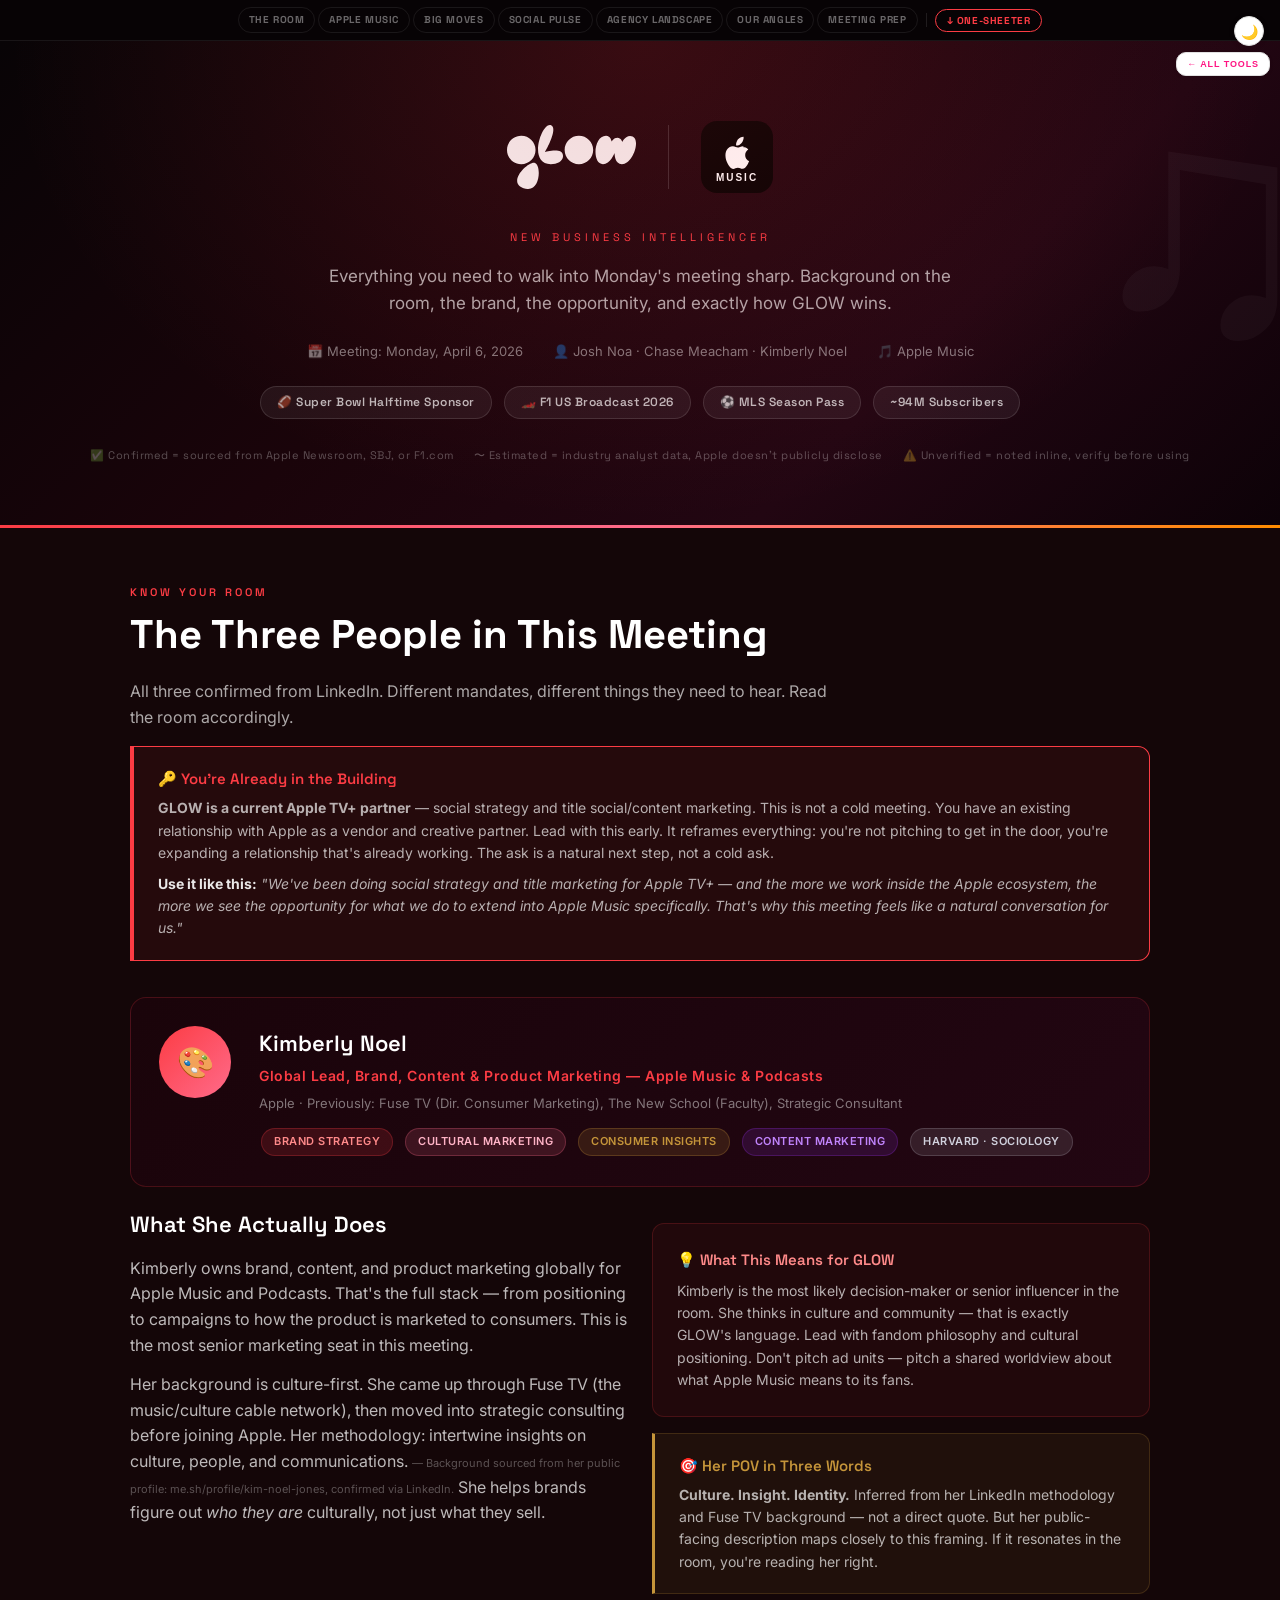
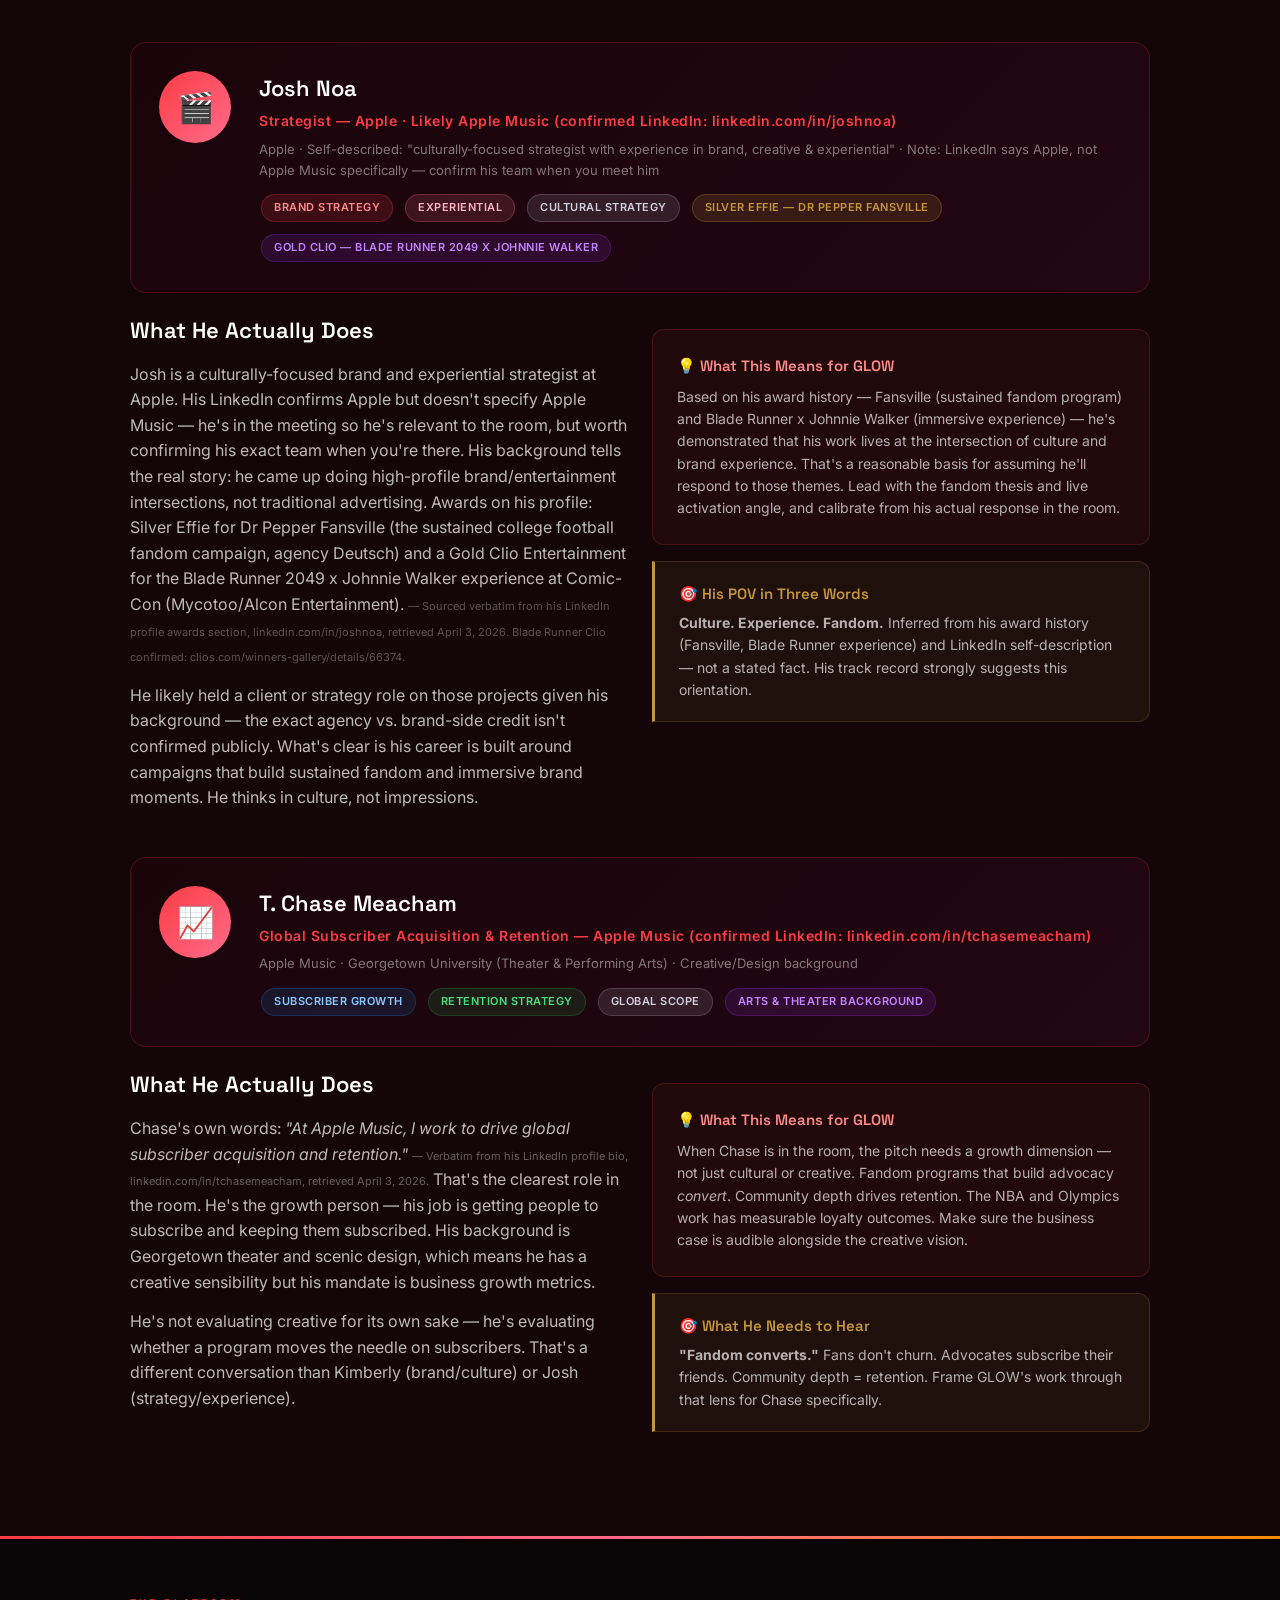
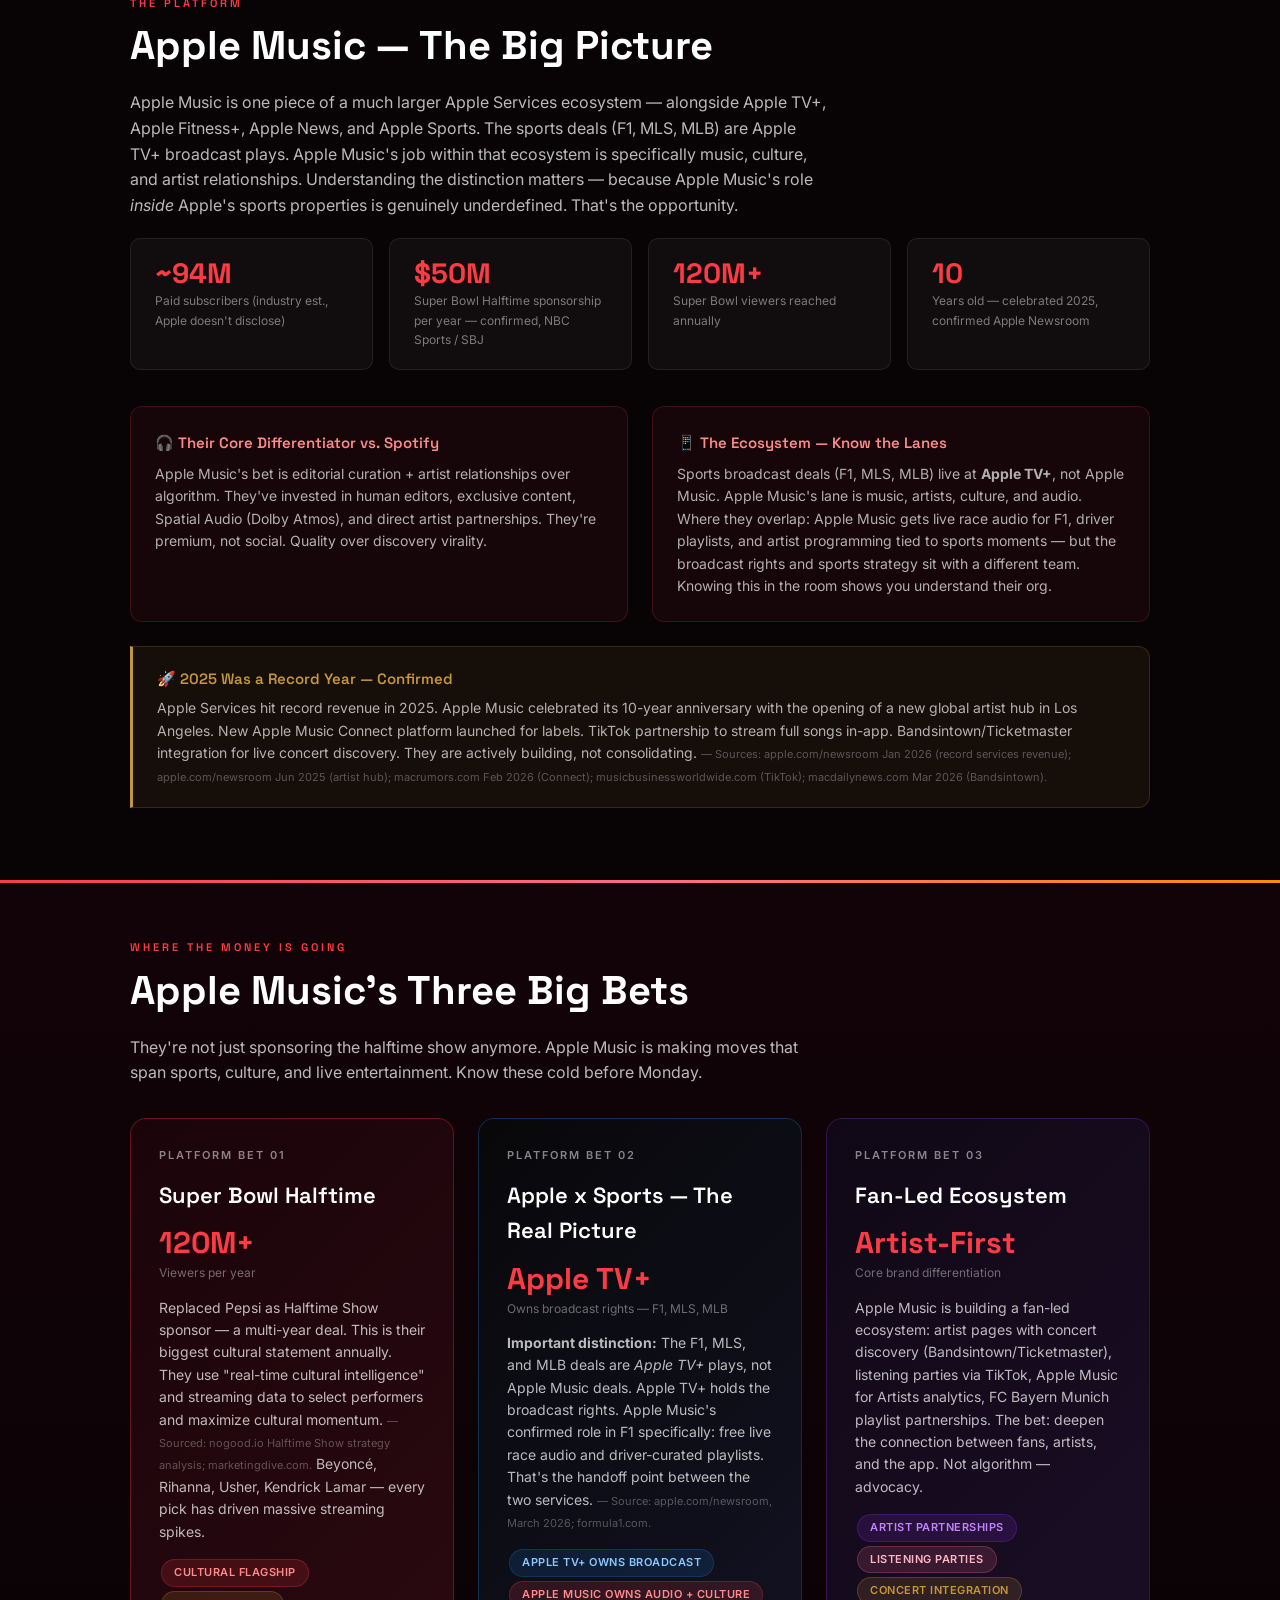
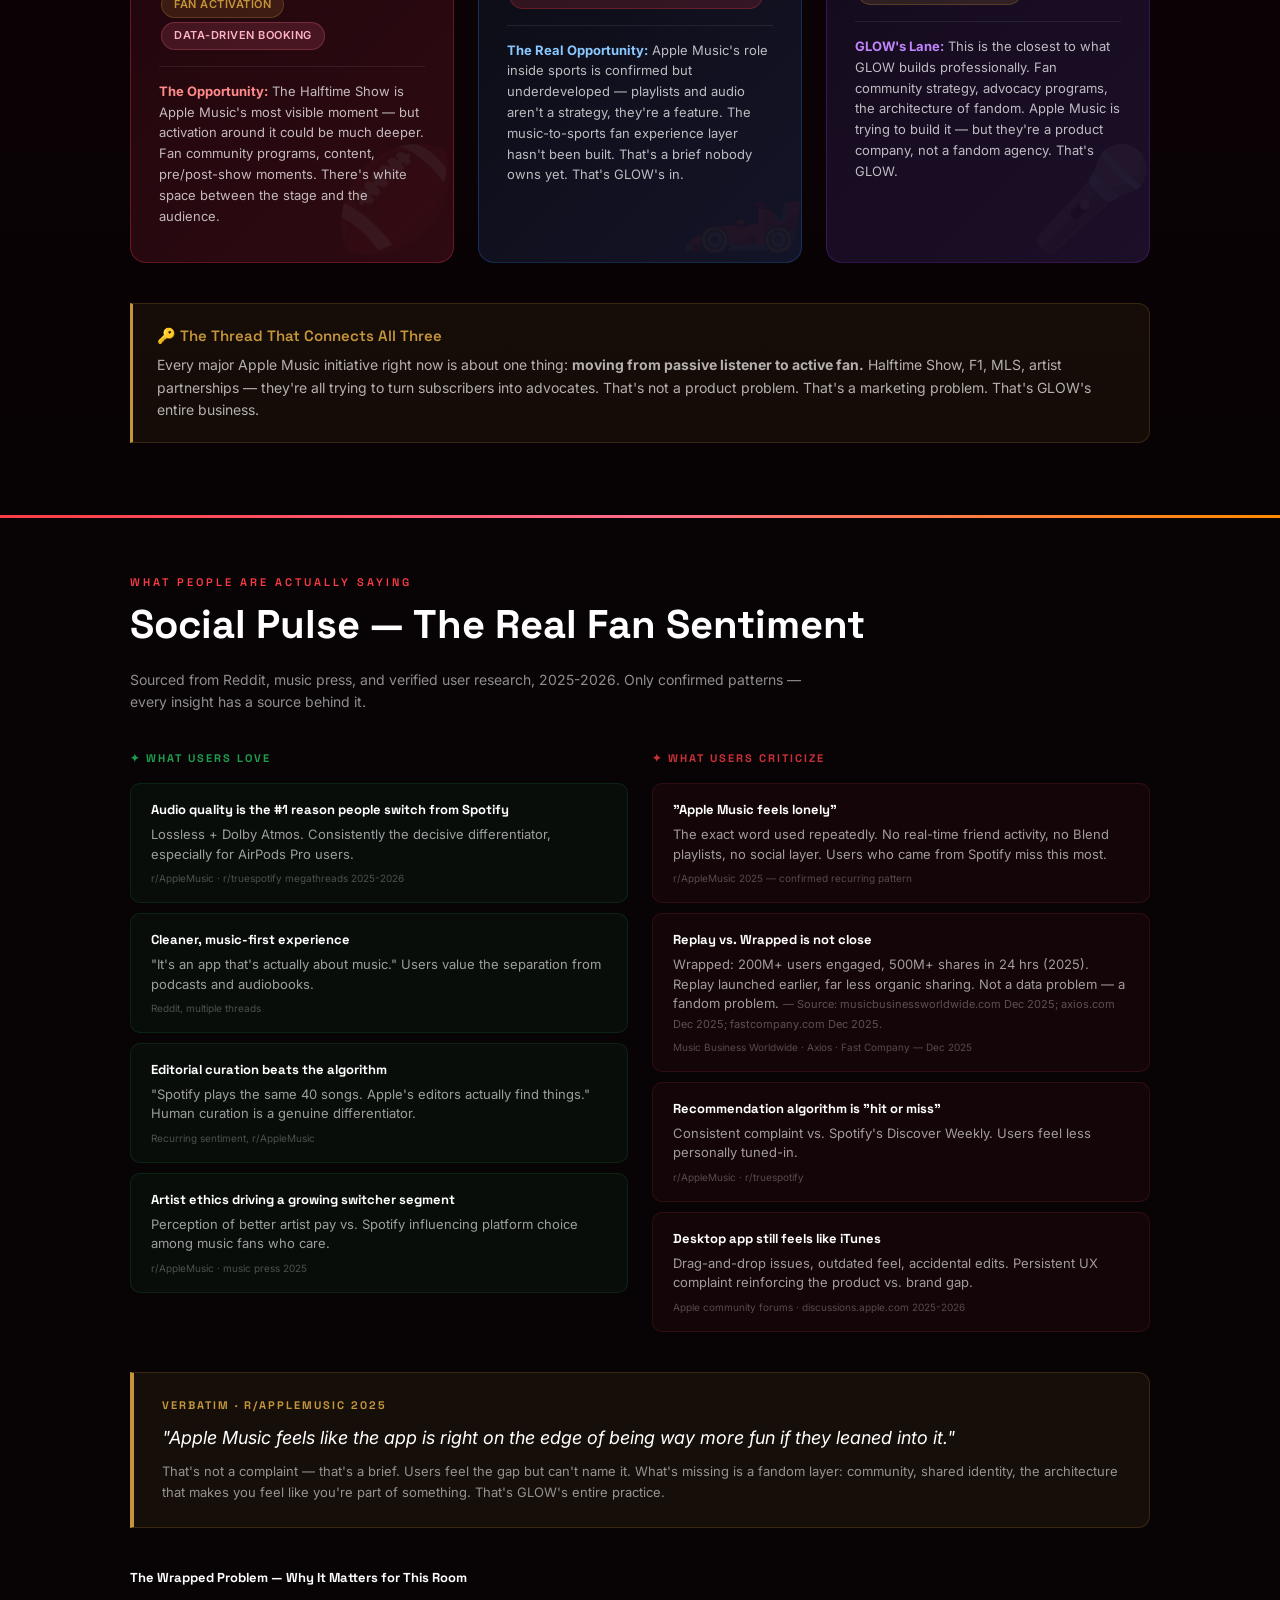
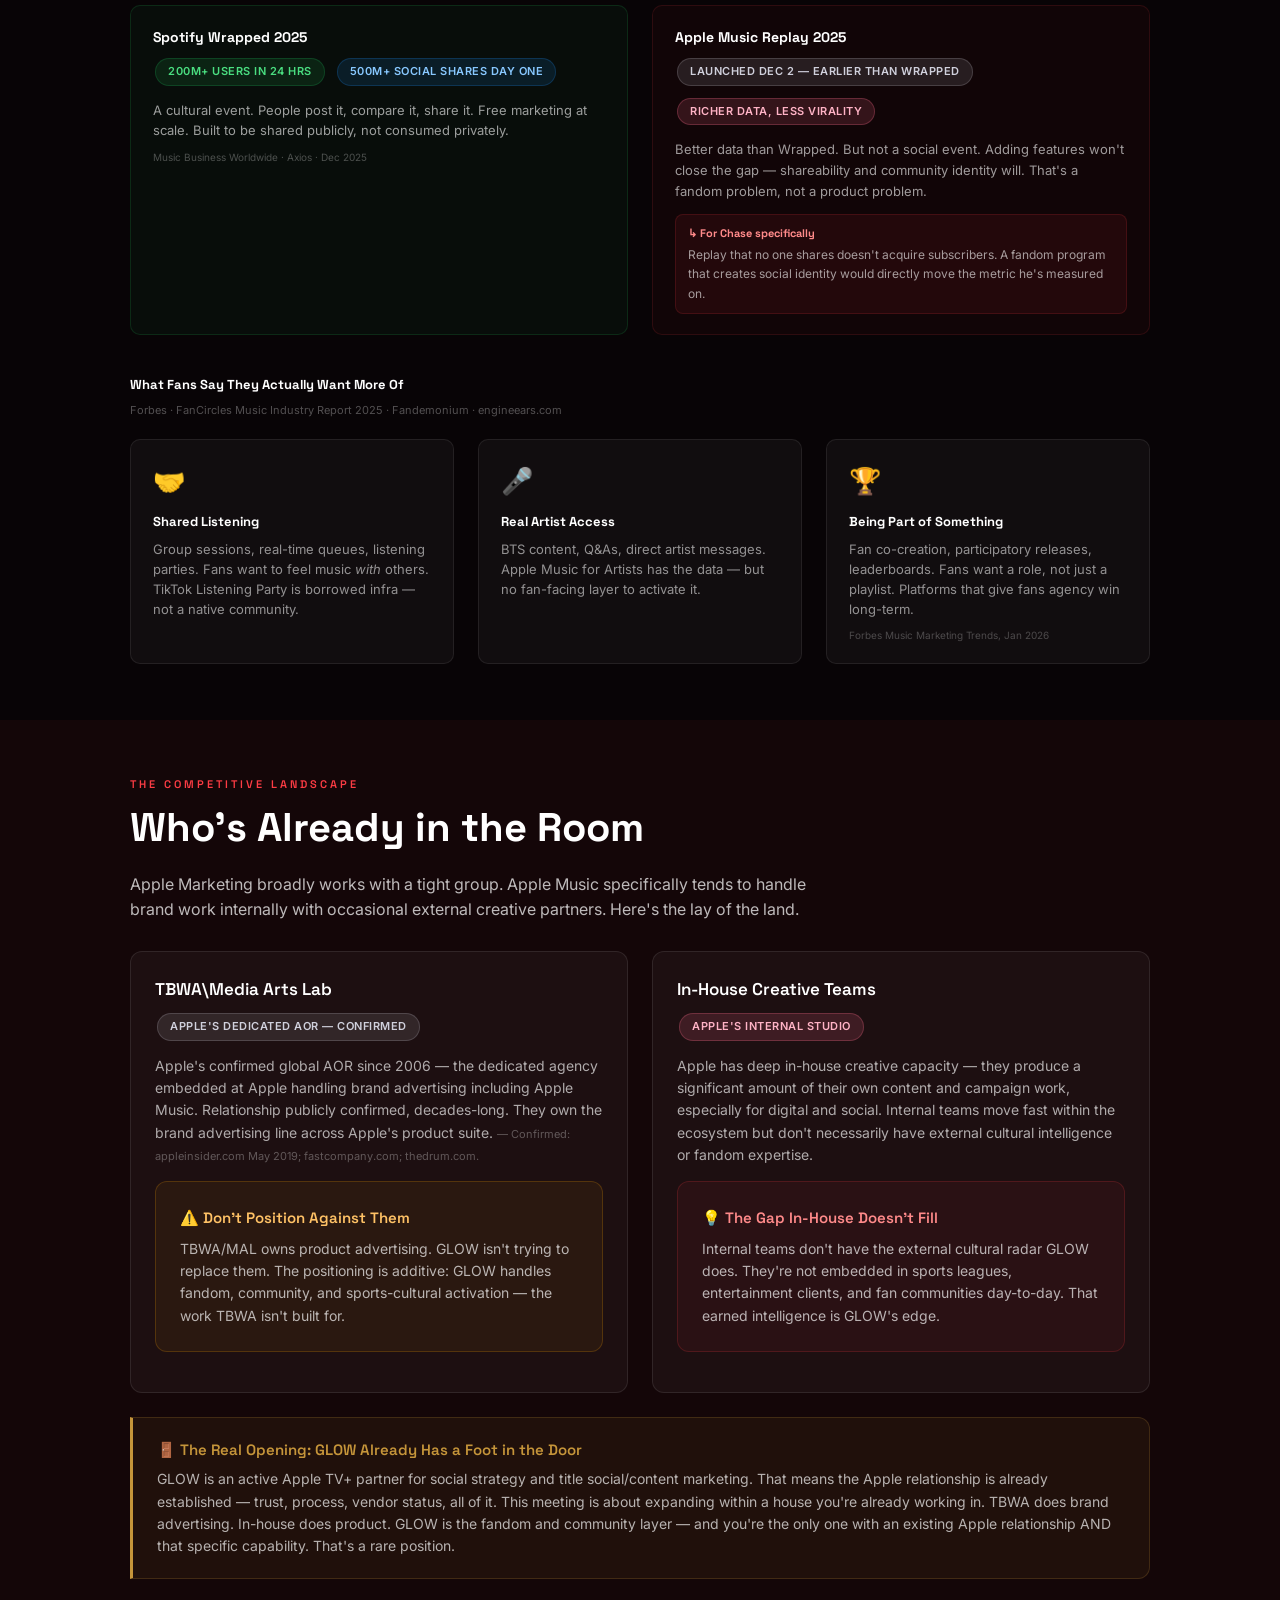
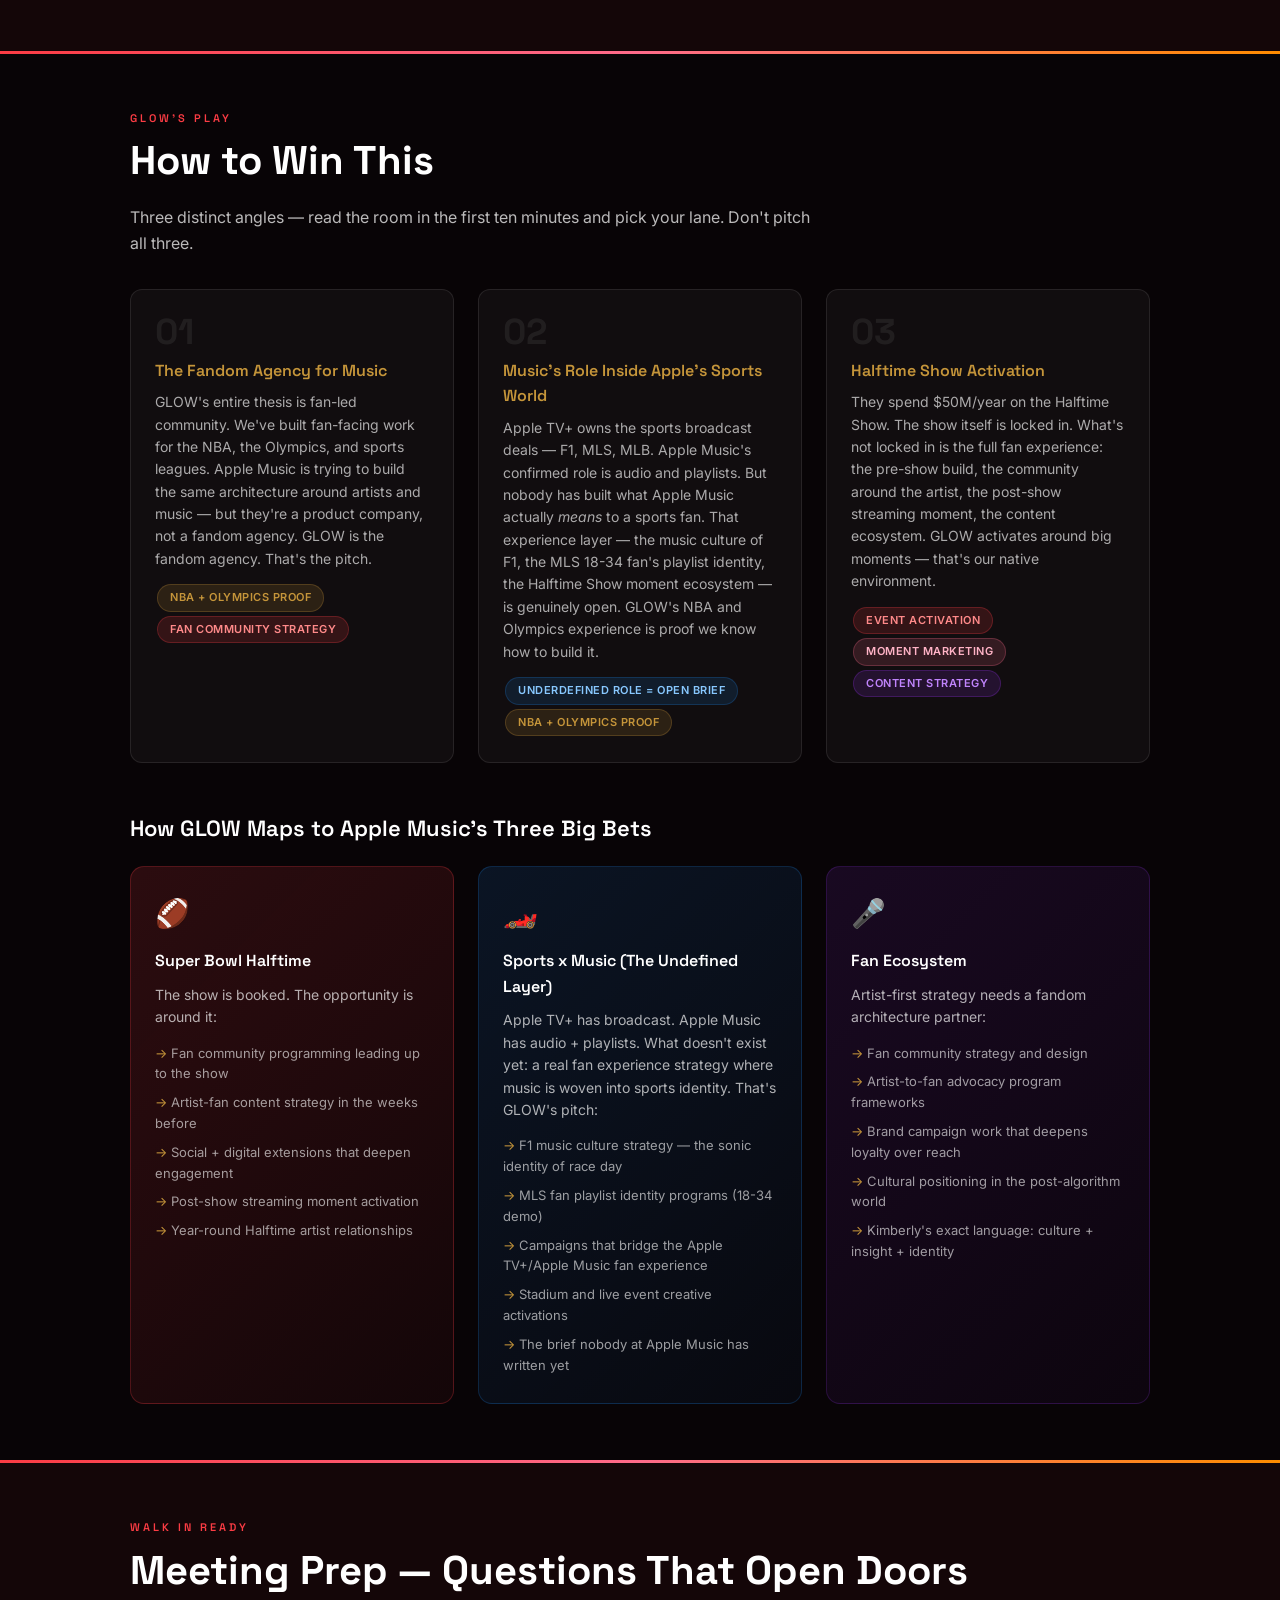
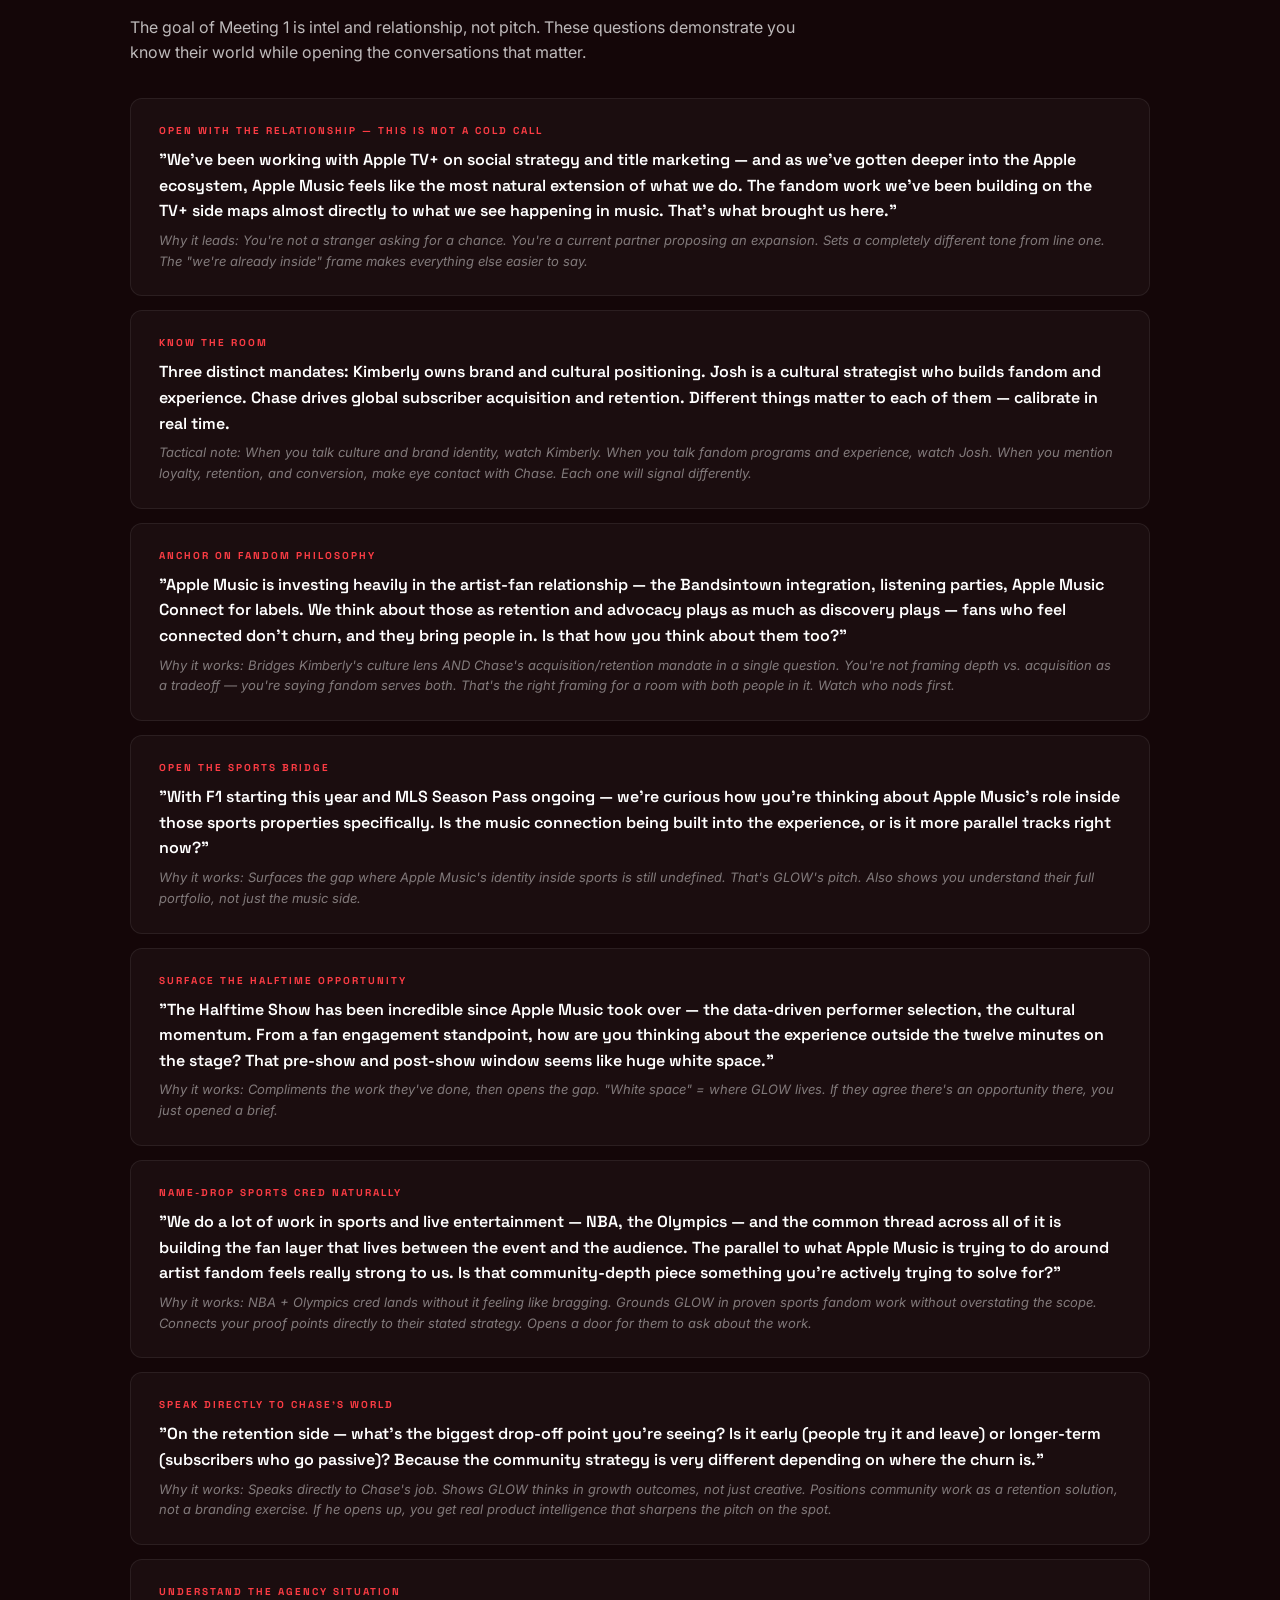
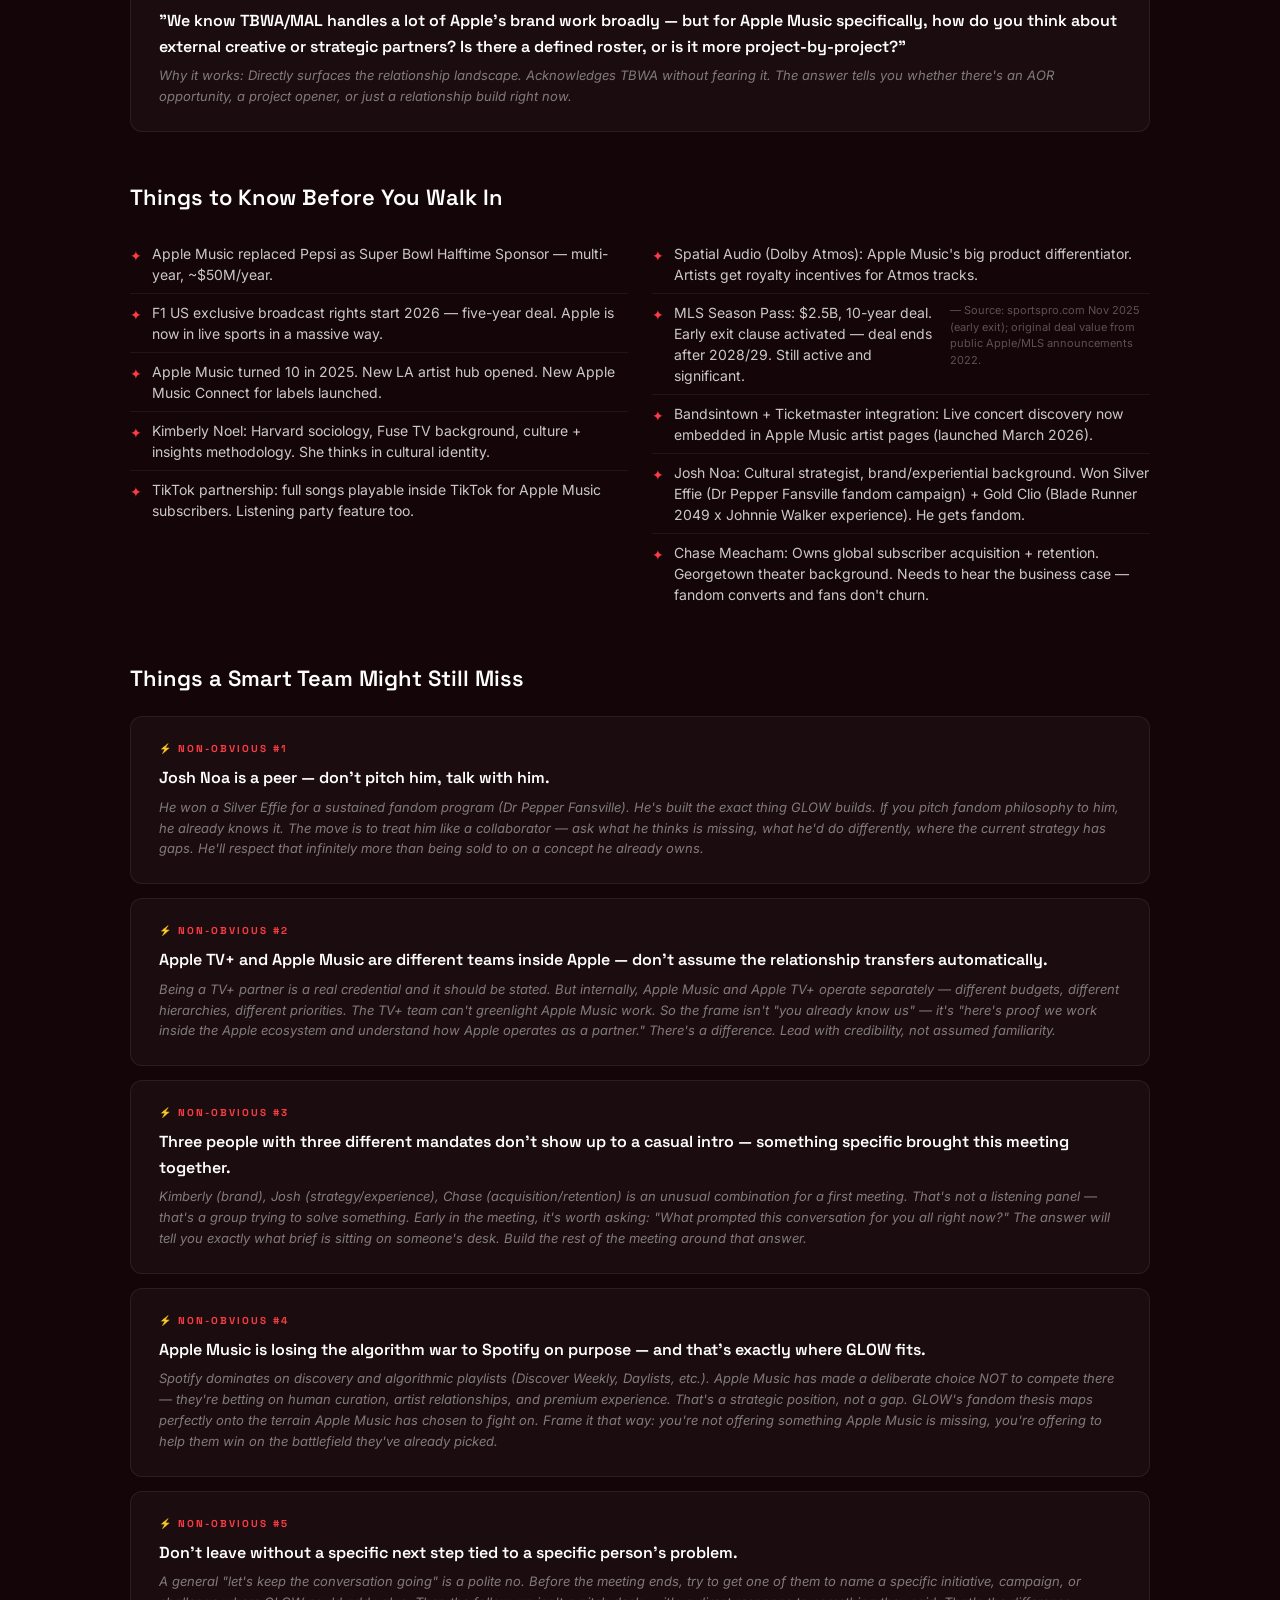
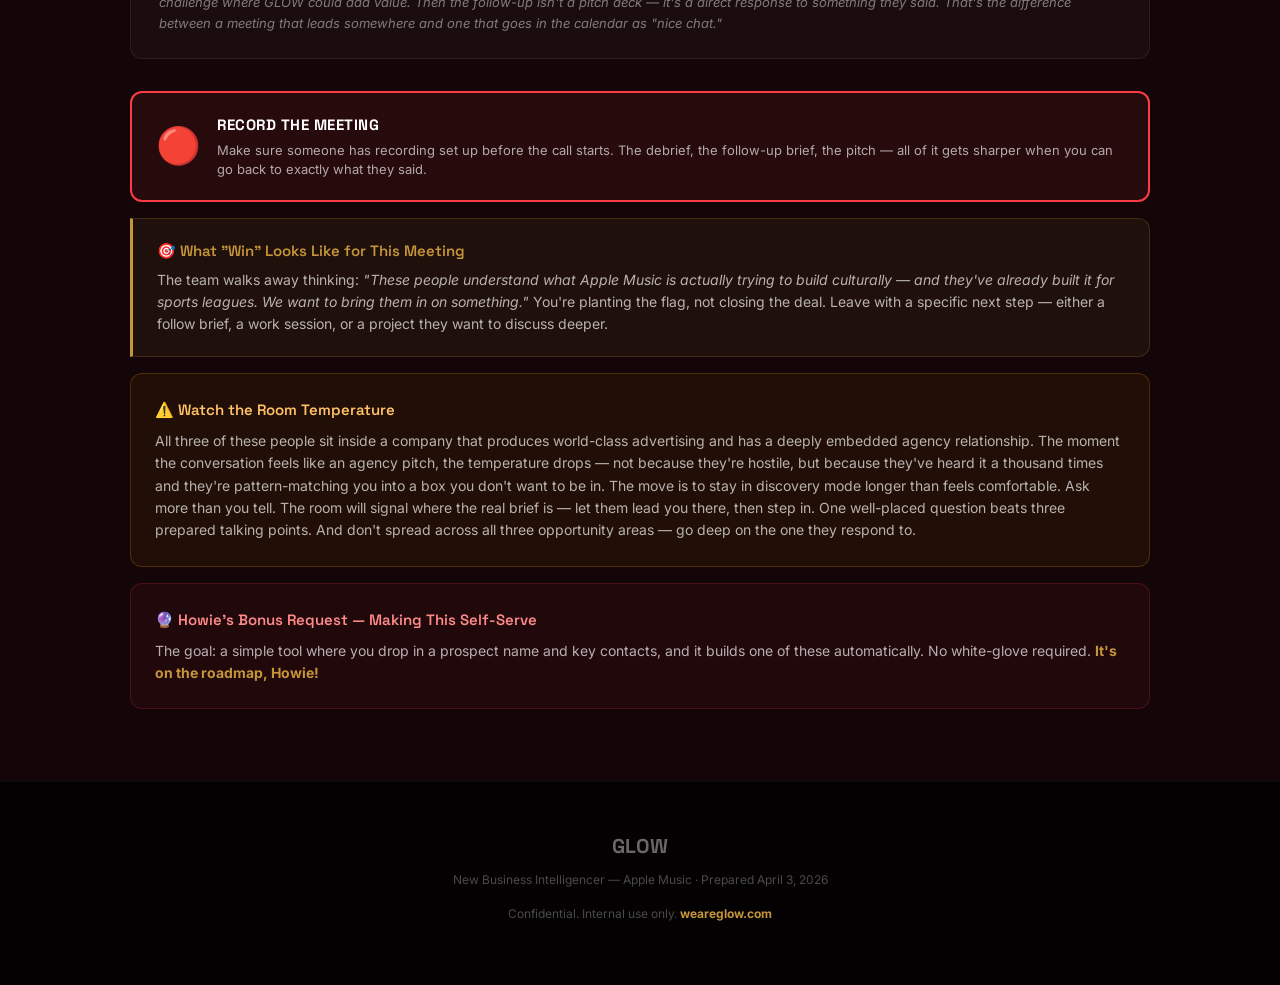
<file: apple-music-intelligencer.html>
<!DOCTYPE html>
<html lang="en">
<head>
<meta charset="UTF-8">
<meta name="viewport" content="width=device-width, initial-scale=1.0">
<title>GLOW x Apple Music — New Business Intelligencer</title>
<style>
  @import url('https://fonts.googleapis.com/css2?family=Space+Grotesk:wght@300;400;500;600;700&family=Inter:wght@300;400;500;600&display=swap');
  :root {
    --am-red: #fc3c44;
    --am-pink: #ff6b8a;
    --am-rose: #ff2d55;
    --am-dark: #080406;
    --am-navy: #140608;
    --am-deep: #0c0305;
    --am-silver: #c8c8d0;
    --glow-gold: #c5953a;
    --text-primary: #1a1a1a;
    --text-secondary: #4a4a4a;
  }
  * { margin:0; padding:0; box-sizing:border-box; }
  body { font-family:'Inter',-apple-system,sans-serif; background:var(--am-dark); color:var(--text-primary); line-height:1.6; }

  /* NAV */
  .sticky-nav {
    position:sticky; top:0; z-index:100;
    background:rgba(8,4,6,0.97); backdrop-filter:blur(12px);
    border-bottom:1px solid rgba(255,255,255,0.07);
    padding:7px 20px;
    display:flex; justify-content:center; align-items:center; gap:3px; flex-wrap:wrap;
  }
  .nav-btn {
    font-family:'Space Grotesk',sans-serif;
    font-size:10px; font-weight:700; letter-spacing:0.6px; text-transform:uppercase;
    color:rgba(255,255,255,0.4); background:none; border:1px solid rgba(255,255,255,0.08);
    padding:4px 10px; border-radius:20px; cursor:pointer; text-decoration:none;
    transition:all 0.18s; white-space:nowrap;
  }
  .nav-btn:hover { color:rgba(255,255,255,0.85); border-color:rgba(255,255,255,0.22); }
  .nav-btn.active { color:var(--am-red); border-color:var(--am-red); background:rgba(252,60,68,0.08); }
  .nav-sep { width:1px; height:14px; background:rgba(255,255,255,0.1); margin:0 5px; flex-shrink:0; }

  /* HERO */
  .hero {
    background:linear-gradient(135deg, #080406 0%, #1a040a 40%, #220612 70%, #0d0208 100%);
    color:white; padding:80px 40px 60px; text-align:center; position:relative; overflow:hidden;
  }
  .hero::before { content:'♫'; position:absolute; font-size:320px; opacity:0.03; top:-80px; right:-40px; pointer-events:none; }
  .hero::after { content:''; position:absolute; inset:0; background:radial-gradient(ellipse at center top, rgba(252,60,68,0.14) 0%, transparent 70%); pointer-events:none; }
  .hero-eyebrow { font-family:'Space Grotesk',sans-serif; font-size:11px; letter-spacing:4px; text-transform:uppercase; color:var(--am-red); margin-bottom:16px; }
  .hero h1 { font-family:'Space Grotesk',sans-serif; font-size:clamp(32px,5vw,60px); font-weight:700; line-height:1.1; margin-bottom:12px; }
  .hero h1 .brand { color:var(--am-red); }
  .hero .subtitle { font-size:17px; color:rgba(255,255,255,0.65); max-width:640px; margin:0 auto 24px; }
  .hero-meta { display:flex; justify-content:center; gap:30px; flex-wrap:wrap; font-size:13px; color:rgba(255,255,255,0.45); }
  .hero-badges { display:flex; justify-content:center; gap:12px; flex-wrap:wrap; margin-top:24px; }
  .hero-badge { background:rgba(255,255,255,0.06); border:1px solid rgba(255,255,255,0.12); border-radius:20px; padding:6px 16px; font-size:12px; color:rgba(255,255,255,0.7); font-family:'Space Grotesk',sans-serif; font-weight:600; letter-spacing:0.5px; }

  /* SECTIONS */
  .section-inner { padding:56px 40px; max-width:1100px; margin:0 auto; }
  section { position:relative; z-index:2; }
  .section-light { background:white; }
  .section-dark { background:var(--am-dark); color:white; }
  .section-navy { background:var(--am-navy); color:white; }
  .section-deep { background:linear-gradient(180deg, #120308 0%, #070204 100%); color:white; }

  /* TYPOGRAPHY */
  .section-label { font-family:'Space Grotesk',sans-serif; font-size:11px; letter-spacing:3px; text-transform:uppercase; color:var(--am-red); margin-bottom:10px; font-weight:600; }
  .section-dark .section-label, .section-navy .section-label, .section-deep .section-label { color:var(--am-red); }
  h2 { font-family:'Space Grotesk',sans-serif; font-size:clamp(26px,3.5vw,40px); font-weight:700; line-height:1.2; margin-bottom:20px; }
  h3 { font-family:'Space Grotesk',sans-serif; font-size:22px; font-weight:600; margin-bottom:12px; }
  h4 { font-family:'Space Grotesk',sans-serif; font-size:15px; font-weight:600; margin-bottom:8px; text-transform:uppercase; letter-spacing:1px; }
  p { margin-bottom:14px; color:var(--text-secondary); }
  .section-dark p, .section-navy p, .section-deep p { color:rgba(255,255,255,0.72); }

  /* GRIDS */
  .grid-2 { display:grid; grid-template-columns:1fr 1fr; gap:24px; }
  .grid-3 { display:grid; grid-template-columns:repeat(3,1fr); gap:24px; }
  .grid-4 { display:grid; grid-template-columns:repeat(4,1fr); gap:20px; }
  @media(max-width:768px) { .grid-2,.grid-3,.grid-4{grid-template-columns:1fr;} .section-inner{padding:36px 20px;} .sticky-nav{gap:4px;padding:8px 12px;} .nav-btn{font-size:10px;padding:4px 10px;} }

  /* CARDS */
  .card { background:white; border-radius:12px; padding:28px; border:1px solid #e5e5e5; transition:transform 0.2s,box-shadow 0.2s; }
  .card:hover { transform:translateY(-2px); box-shadow:0 8px 24px rgba(0,0,0,0.1); }
  .dark-card { background:rgba(255,255,255,0.04); border:1px solid rgba(255,255,255,0.09); border-radius:12px; padding:24px; }
  .dark-card h4 { color:white; text-transform:none; letter-spacing:0; }
  .dark-card p { font-size:14px; color:rgba(255,255,255,0.65); }
  .dark-card:hover { background:rgba(255,255,255,0.07); }

  /* PROFILE CARD */
  .profile-card { background:linear-gradient(135deg, #1a040a, #220612); border:1px solid rgba(252,60,68,0.2); border-radius:16px; padding:28px; color:white; display:flex; gap:28px; align-items:flex-start; flex-wrap:wrap; margin-bottom:20px; }
  .profile-avatar { width:72px; height:72px; background:linear-gradient(135deg,var(--am-red),var(--am-pink)); border-radius:50%; display:flex; align-items:center; justify-content:center; font-size:30px; flex-shrink:0; }
  .profile-info { flex:1; }
  .profile-info h3 { font-size:22px; margin-bottom:4px; color:white; }
  .profile-info .title { color:var(--am-red); font-size:14px; font-weight:600; letter-spacing:0.5px; margin-bottom:6px; }
  .profile-info .company { color:rgba(255,255,255,0.45); font-size:13px; margin-bottom:12px; }
  .profile-tags { display:flex; flex-wrap:wrap; gap:8px; margin-top:10px; }
  .profile-unknown { background:rgba(255,255,255,0.03); border:1px solid rgba(255,255,255,0.07); border-radius:16px; padding:24px; color:white; display:flex; gap:24px; align-items:center; flex-wrap:wrap; }
  .unknown-badge { background:rgba(255,255,255,0.05); border:1px solid rgba(255,255,255,0.1); border-radius:8px; padding:8px 14px; font-size:12px; color:rgba(255,255,255,0.4); font-style:italic; }

  /* TAGS */
  .tag { display:inline-block; padding:4px 12px; border-radius:20px; font-size:11px; font-weight:600; letter-spacing:0.5px; text-transform:uppercase; margin:2px; }
  .tag-red { background:rgba(252,60,68,0.15); color:#ff8a8a; border:1px solid rgba(252,60,68,0.25); }
  .tag-pink { background:rgba(255,107,138,0.15); color:#ffb3c6; border:1px solid rgba(255,107,138,0.25); }
  .tag-gold { background:rgba(197,149,58,0.15); color:var(--glow-gold); border:1px solid rgba(197,149,58,0.25); }
  .tag-silver { background:rgba(200,200,208,0.12); color:#d0d0dc; border:1px solid rgba(200,200,208,0.2); }
  .tag-blue { background:rgba(30,144,255,0.12); color:#88c8ff; border:1px solid rgba(30,144,255,0.2); }
  .tag-green { background:rgba(34,197,94,0.12); color:#4ade80; border:1px solid rgba(34,197,94,0.2); }
  .tag-purple { background:rgba(147,51,234,0.15); color:#c084fc; border:1px solid rgba(147,51,234,0.25); }

  /* INSIGHT BLOCKS */
  .insight-block { background:rgba(252,60,68,0.06); border:1px solid rgba(252,60,68,0.18); border-radius:12px; padding:24px; margin:16px 0; }
  .insight-block h4 { color:#ff8a8a; text-transform:none; letter-spacing:0; font-size:15px; }
  .insight-block p { font-size:14px; color:rgba(255,255,255,0.68); margin:0; }
  .warning-block { background:rgba(255,165,0,0.06); border:1px solid rgba(255,165,0,0.2); border-radius:12px; padding:24px; margin:16px 0; }
  .warning-block h4 { color:#ffc266; text-transform:none; letter-spacing:0; font-size:15px; }
  .warning-block p { font-size:14px; color:rgba(255,255,255,0.68); margin:0; }
  .gold-block { background:rgba(197,149,58,0.07); border:1px solid rgba(197,149,58,0.2); border-left:3px solid var(--glow-gold); border-radius:0 12px 12px 0; padding:20px 24px; margin:16px 0; }
  .gold-block h4 { color:var(--glow-gold); text-transform:none; letter-spacing:0; font-size:15px; margin-bottom:6px; }
  .gold-block p { font-size:14px; color:rgba(255,255,255,0.68); margin:0; }

  /* PILLAR CARDS */
  .pillar-card { border-radius:16px; padding:28px; color:white; position:relative; overflow:hidden; }
  .pillar-card::before { content:attr(data-emoji); position:absolute; font-size:100px; opacity:0.06; bottom:-15px; right:-5px; pointer-events:none; }
  .pillar-halftime { background:linear-gradient(135deg, #1a040a, #2e0a12); border:1px solid rgba(252,60,68,0.3); }
  .pillar-sports { background:linear-gradient(135deg, #08080a, #141428); border:1px solid rgba(30,144,255,0.25); }
  .pillar-fandom { background:linear-gradient(135deg, #100816, #1c0f28); border:1px solid rgba(147,51,234,0.25); }
  .pillar-card h3 { font-family:'Space Grotesk',sans-serif; margin-bottom:6px; color:white; }
  .pillar-card .pc-label { font-size:11px; letter-spacing:2px; text-transform:uppercase; opacity:0.5; margin-bottom:14px; font-weight:600; }
  .pillar-card p { color:rgba(255,255,255,0.72); font-size:14px; margin-bottom:8px; }
  .pillar-card .pc-stat { font-family:'Space Grotesk',sans-serif; font-size:30px; font-weight:700; color:var(--am-red); }
  .pillar-card .pc-stat-label { font-size:12px; color:rgba(255,255,255,0.4); margin-top:-4px; margin-bottom:14px; }

  /* ANGLE CARD */
  .angle-card { background:rgba(255,255,255,0.04); border:1px solid rgba(255,255,255,0.09); border-radius:12px; padding:24px; }
  .angle-card .angle-num { font-family:'Space Grotesk',sans-serif; font-size:36px; font-weight:700; color:rgba(255,255,255,0.07); line-height:1; margin-bottom:8px; }
  .angle-card h4 { color:var(--glow-gold); text-transform:none; letter-spacing:0; font-size:16px; margin-bottom:8px; }
  .angle-card p { font-size:14px; color:rgba(255,255,255,0.65); margin:0; }

  /* CONVO CARD */
  .convo-card { background:rgba(255,255,255,0.03); border:1px solid rgba(255,255,255,0.07); border-radius:12px; padding:24px 28px; margin-bottom:14px; }
  .convo-card .convo-label { font-family:'Space Grotesk',sans-serif; font-size:10px; letter-spacing:2px; text-transform:uppercase; color:var(--am-red); margin-bottom:8px; font-weight:700; }
  .convo-card .convo-q { font-size:16px; font-weight:600; color:white; margin-bottom:6px; font-family:'Space Grotesk',sans-serif; }
  .convo-card .convo-why { font-size:13px; color:rgba(255,255,255,0.45); font-style:italic; }

  /* OFFER CARDS */
  .offer-card { border-radius:14px; padding:24px; color:white; }
  .offer-halftime { background:linear-gradient(135deg, rgba(252,60,68,0.15), rgba(252,60,68,0.05)); border:1px solid rgba(252,60,68,0.25); }
  .offer-sports { background:linear-gradient(135deg, rgba(30,144,255,0.12), rgba(30,144,255,0.04)); border:1px solid rgba(30,144,255,0.2); }
  .offer-fandom { background:linear-gradient(135deg, rgba(147,51,234,0.12), rgba(147,51,234,0.04)); border:1px solid rgba(147,51,234,0.2); }
  .offer-card h4 { color:white; text-transform:none; letter-spacing:0; font-size:16px; margin-bottom:10px; }
  .offer-card p { font-size:14px; color:rgba(255,255,255,0.68); margin-bottom:10px; }
  .offer-card ul { list-style:none; padding:0; }
  .offer-card li { font-size:13px; color:rgba(255,255,255,0.6); padding:4px 0; }
  .offer-card li::before { content:'→ '; color:var(--glow-gold); }

  /* STAT */
  .stat-row { display:flex; gap:16px; flex-wrap:wrap; margin:20px 0; }
  .stat-box { background:rgba(255,255,255,0.04); border:1px solid rgba(255,255,255,0.08); border-radius:10px; padding:20px 24px; flex:1; min-width:140px; }
  .stat-box .stat-num { font-family:'Space Grotesk',sans-serif; font-size:28px; font-weight:700; color:var(--am-red); line-height:1; }
  .stat-box .stat-label { font-size:12px; color:rgba(255,255,255,0.45); margin-top:4px; }

  /* LIST */
  .check-list { list-style:none; padding:0; }
  .check-list li { padding:8px 0; border-bottom:1px solid rgba(255,255,255,0.06); font-size:14px; color:rgba(255,255,255,0.78); display:flex; align-items:flex-start; gap:10px; line-height:1.5; }
  .check-list li:last-child { border:none; }
  .check-list li::before { content:'✦'; color:var(--am-red); flex-shrink:0; margin-top:2px; }

  /* DIVIDER */
  .divider { height:3px; background:linear-gradient(90deg, var(--am-red), var(--am-pink), #ff8c00); border:none; margin:0; }

  /* FOOTER */
  .footer { background:#040102; color:rgba(255,255,255,0.25); text-align:center; padding:48px 20px; font-size:12px; border-top:1px solid rgba(255,255,255,0.05); }
  .footer strong { color:var(--glow-gold); }
  .footer .footer-logo { font-family:'Space Grotesk',sans-serif; font-size:20px; font-weight:700; color:rgba(255,255,255,0.4); margin-bottom:8px; }

  /* PDF BUTTON */
  .pdf-btn { display:inline-flex; align-items:center; gap:5px; background:transparent; color:var(--am-red); font-family:'Space Grotesk',sans-serif; font-size:10px; font-weight:700; letter-spacing:0.6px; text-transform:uppercase; padding:4px 11px; border-radius:20px; border:1px solid var(--am-red); cursor:pointer; text-decoration:none; transition:all 0.18s; white-space:nowrap; }
  .pdf-btn:hover { background:var(--am-red); color:white; }

  /* ONE-SHEETER (hidden by default, shown on print) */
  #onesheet { display:none; }

  @media print {
    * { -webkit-print-color-adjust:exact !important; print-color-adjust:exact !important; }
    html, body { background:white !important; margin:0 !important; padding:0 !important; }
    body > *:not(#onesheet) { display:none !important; }
    #onesheet { display:block !important; font-family:'Helvetica Neue',Arial,sans-serif; color:#111; background:white !important; padding:24px 28px; font-size:10.5px; line-height:1.45; max-width:100%; page-break-inside:avoid; }
    #onesheet .os-header { display:flex; justify-content:space-between; align-items:flex-start; border-bottom:3px solid #fc3c44; padding-bottom:12px; margin-bottom:16px; }
    #onesheet .os-title { font-size:20px; font-weight:800; color:#fc3c44; letter-spacing:-0.5px; }
    #onesheet .os-meta { font-size:10px; color:#666; text-align:right; line-height:1.8; }
    #onesheet .os-flag { background:#fff5f5; border:1px solid #fc3c44; border-left:4px solid #fc3c44; border-radius:4px; padding:8px 12px; margin-bottom:14px; font-size:10.5px; }
    #onesheet .os-flag strong { color:#fc3c44; }
    #onesheet .os-section { margin-bottom:14px; }
    #onesheet .os-section-title { font-size:9px; font-weight:800; letter-spacing:2px; text-transform:uppercase; color:#fc3c44; margin-bottom:6px; border-bottom:1px solid #fce4e4; padding-bottom:3px; }
    #onesheet .os-grid { display:grid; grid-template-columns:1fr 1fr 1fr; gap:10px; margin-bottom:14px; }
    #onesheet .os-person { background:#fafafa; border:1px solid #eee; border-radius:6px; padding:8px 10px; }
    #onesheet .os-person-name { font-weight:800; font-size:11px; color:#111; }
    #onesheet .os-person-role { font-size:9.5px; color:#fc3c44; font-weight:600; margin-bottom:4px; }
    #onesheet .os-person-note { font-size:9.5px; color:#444; }
    #onesheet .os-angles { display:grid; grid-template-columns:1fr 1fr 1fr; gap:10px; margin-bottom:14px; }
    #onesheet .os-angle { background:#fff8f0; border:1px solid #f0d080; border-radius:6px; padding:8px 10px; }
    #onesheet .os-angle-num { font-size:18px; font-weight:900; color:#f0d080; line-height:1; }
    #onesheet .os-angle-title { font-size:10px; font-weight:800; color:#c5953a; margin-bottom:3px; }
    #onesheet .os-angle-body { font-size:9.5px; color:#555; }
    #onesheet .os-nonobvious { margin-bottom:4px; padding:5px 8px; border-left:2px solid #fc3c44; background:#fafafa; border-radius:0 4px 4px 0; }
    #onesheet .os-nonobvious strong { color:#111; font-size:10px; }
    #onesheet .os-nonobvious span { font-size:9.5px; color:#555; }
    #onesheet .os-win { background:#f0fff4; border:1px solid #86efac; border-radius:6px; padding:10px 12px; font-size:10.5px; }
    #onesheet .os-win strong { color:#166534; }
    #onesheet .os-footer { border-top:1px solid #eee; margin-top:16px; padding-top:8px; display:flex; justify-content:space-between; font-size:9px; color:#999; }
  }
</style>
<link rel="stylesheet" href="glow-dark.css">
<script src="glow-theme.js"></script>
</head>
<body>

<!-- STICKY NAV -->
<nav class="sticky-nav">
  <a href="#room" class="nav-btn">The Room</a>
  <a href="#company" class="nav-btn">Apple Music</a>
  <a href="#pillars" class="nav-btn">Big Moves</a>
  <a href="#pulse" class="nav-btn">Social Pulse</a>
  <a href="#landscape" class="nav-btn">Agency Landscape</a>
  <a href="#angles" class="nav-btn">Our Angles</a>
  <a href="#prep" class="nav-btn">Meeting Prep</a>
  <div class="nav-sep"></div>
  <button class="pdf-btn" onclick="window.print()">↓ One-Sheeter</button>
</nav>

<!-- HERO -->
<div class="hero">
  <!-- LOGO LOCKUP -->
  <div style="display:flex; align-items:center; justify-content:center; gap:32px; margin-bottom:36px; flex-wrap:wrap;">
    <img src="glow-logo.svg" alt="GLOW" style="height:64px; width:auto; filter:brightness(0) invert(1); opacity:0.95;">
    <div style="width:1px; height:64px; background:rgba(255,255,255,0.15);"></div>
    <!-- Apple Music icon: black rounded square, Apple logo + MUSIC -->
    <svg width="72" height="72" viewBox="0 0 72 72" fill="none" xmlns="http://www.w3.org/2000/svg">
      <rect width="72" height="72" rx="16" fill="#000000"/>
      <!-- Apple logo path -->
      <path d="M36.8 18.6c1.4-1.7 3.6-2.8 5.8-2.9 0.3 2.3-0.7 4.6-2 6.2-1.3 1.6-3.4 2.8-5.5 2.7-0.3-2.2 0.8-4.4 1.7-6z" fill="white"/>
      <path d="M42.4 25.2c-2.4-0.1-4.5 1.4-5.6 1.4-1.2 0-3-1.3-4.9-1.3-2.5 0-4.9 1.5-6.2 3.8-2.6 4.6-0.7 11.4 1.9 15.1 1.2 1.8 2.7 3.8 4.6 3.7 1.8-0.1 2.5-1.2 4.7-1.2 2.2 0 2.8 1.2 4.7 1.1 2-0.03 3.3-1.8 4.5-3.6 1.4-2 2-4 2-4.1-0.04-0.02-3.9-1.5-3.9-5.9-0.04-3.7 3-5.5 3.1-5.6-1.7-2.5-4.3-2.4-4.9-2.4z" fill="white"/>
      <!-- MUSIC text -->
      <text x="36" y="60" font-family="-apple-system,'Helvetica Neue',sans-serif" font-size="10" font-weight="700" fill="white" text-anchor="middle" letter-spacing="2">MUSIC</text>
    </svg>
  </div>

  <p class="hero-eyebrow">New Business Intelligencer</p>
  <p class="subtitle">Everything you need to walk into Monday's meeting sharp. Background on the room, the brand, the opportunity, and exactly how GLOW wins.</p>
  <div class="hero-meta">
    <span>📅 Meeting: Monday, April 6, 2026</span>
    <span>👤 Josh Noa · Chase Meacham · Kimberly Noel</span>
    <span>🎵 Apple Music</span>
  </div>
  <div class="hero-badges">
    <span class="hero-badge">🏈 Super Bowl Halftime Sponsor</span>
    <span class="hero-badge">🏎️ F1 US Broadcast 2026</span>
    <span class="hero-badge">⚽ MLS Season Pass</span>
    <span class="hero-badge">~94M Subscribers</span>
  </div>
  <div style="margin-top:28px; display:flex; justify-content:center; gap:20px; flex-wrap:wrap; font-size:11px; color:rgba(255,255,255,0.3); font-family:'Space Grotesk',sans-serif; letter-spacing:0.5px;">
    <span>✅ Confirmed = sourced from Apple Newsroom, SBJ, or F1.com</span>
    <span>〜 Estimated = industry analyst data, Apple doesn't publicly disclose</span>
    <span>⚠️ Unverified = noted inline, verify before using</span>
  </div>
</div>

<hr class="divider">

<!-- ═══════════════════════════════════════ -->
<!-- SECTION 1: THE ROOM                    -->
<!-- ═══════════════════════════════════════ -->
<section class="section-navy" id="room">
  <div class="section-inner">
    <div class="section-label">Know Your Room</div>
    <h2>The Three People in This Meeting</h2>
    <p style="max-width:700px; color:rgba(255,255,255,0.65);">All three confirmed from LinkedIn. Different mandates, different things they need to hear. Read the room accordingly.</p>

    <!-- GLOW x APPLE EXISTING RELATIONSHIP -->
    <div class="gold-block" style="margin-bottom:36px; border-left:4px solid var(--am-red); background:rgba(252,60,68,0.07); border-color:var(--am-red);">
      <h4 style="color:var(--am-red);">🔑 You're Already in the Building</h4>
      <p><strong>GLOW is a current Apple TV+ partner</strong> — social strategy and title social/content marketing. This is not a cold meeting. You have an existing relationship with Apple as a vendor and creative partner. Lead with this early. It reframes everything: you're not pitching to get in the door, you're expanding a relationship that's already working. The ask is a natural next step, not a cold ask.</p>
      <p style="margin-top:8px; margin-bottom:0;"><strong style="color:rgba(255,255,255,0.9);">Use it like this:</strong> <em>"We've been doing social strategy and title marketing for Apple TV+ — and the more we work inside the Apple ecosystem, the more we see the opportunity for what we do to extend into Apple Music specifically. That's why this meeting feels like a natural conversation for us."</em></p>
    </div>

    <!-- KIMBERLY NOEL - well-documented -->
    <div class="profile-card" style="margin-top:32px;">
      <div class="profile-avatar">🎨</div>
      <div class="profile-info">
        <h3>Kimberly Noel</h3>
        <div class="title">Global Lead, Brand, Content &amp; Product Marketing — Apple Music &amp; Podcasts</div>
        <div class="company">Apple · Previously: Fuse TV (Dir. Consumer Marketing), The New School (Faculty), Strategic Consultant</div>
        <div class="profile-tags">
          <span class="tag tag-red">Brand Strategy</span>
          <span class="tag tag-pink">Cultural Marketing</span>
          <span class="tag tag-gold">Consumer Insights</span>
          <span class="tag tag-purple">Content Marketing</span>
          <span class="tag tag-silver">Harvard · Sociology</span>
        </div>
      </div>
    </div>
    <div class="grid-2" style="margin-bottom:32px;">
      <div>
        <h3 style="color:white; margin-bottom:14px;">What She Actually Does</h3>
        <p>Kimberly owns brand, content, and product marketing globally for Apple Music and Podcasts. That's the full stack — from positioning to campaigns to how the product is marketed to consumers. This is the most senior marketing seat in this meeting.</p>
        <p>Her background is culture-first. She came up through Fuse TV (the music/culture cable network), then moved into strategic consulting before joining Apple. Her methodology: intertwine insights on culture, people, and communications. <span style="font-size:11px; color:rgba(255,255,255,0.3);">— Background sourced from her public profile: me.sh/profile/kim-noel-jones, confirmed via LinkedIn.</span> She helps brands figure out <em>who they are</em> culturally, not just what they sell.</p>
      </div>
      <div>
        <div class="insight-block">
          <h4>💡 What This Means for GLOW</h4>
          <p>Kimberly is the most likely decision-maker or senior influencer in the room. She thinks in culture and community — that is exactly GLOW's language. Lead with fandom philosophy and cultural positioning. Don't pitch ad units — pitch a shared worldview about what Apple Music means to its fans.</p>
        </div>
        <div class="gold-block">
          <h4>🎯 Her POV in Three Words</h4>
          <p><strong>Culture. Insight. Identity.</strong> Inferred from her LinkedIn methodology and Fuse TV background — not a direct quote. But her public-facing description maps closely to this framing. If it resonates in the room, you're reading her right.</p>
        </div>
      </div>
    </div>

    <!-- JOSH NOA - updated with real profile -->
    <div class="profile-card" style="margin-top:8px;">
      <div class="profile-avatar">🎬</div>
      <div class="profile-info">
        <h3>Josh Noa</h3>
        <div class="title">Strategist — Apple · Likely Apple Music (confirmed LinkedIn: linkedin.com/in/joshnoa)</div>
        <div class="company">Apple · Self-described: "culturally-focused strategist with experience in brand, creative &amp; experiential" · Note: LinkedIn says Apple, not Apple Music specifically — confirm his team when you meet him</div>
        <div class="profile-tags">
          <span class="tag tag-red">Brand Strategy</span>
          <span class="tag tag-pink">Experiential</span>
          <span class="tag tag-silver">Cultural Strategy</span>
          <span class="tag tag-gold">Silver Effie — Dr Pepper Fansville</span>
          <span class="tag tag-purple">Gold Clio — Blade Runner 2049 x Johnnie Walker</span>
        </div>
      </div>
    </div>
    <div class="grid-2" style="margin-bottom:32px;">
      <div>
        <h3 style="color:white; margin-bottom:14px;">What He Actually Does</h3>
        <p>Josh is a culturally-focused brand and experiential strategist at Apple. His LinkedIn confirms Apple but doesn't specify Apple Music — he's in the meeting so he's relevant to the room, but worth confirming his exact team when you're there. His background tells the real story: he came up doing high-profile brand/entertainment intersections, not traditional advertising. Awards on his profile: Silver Effie for Dr Pepper Fansville (the sustained college football fandom campaign, agency Deutsch) and a Gold Clio Entertainment for the Blade Runner 2049 x Johnnie Walker experience at Comic-Con (Mycotoo/Alcon Entertainment). <span style="font-size:11px; color:rgba(255,255,255,0.3);">— Sourced verbatim from his LinkedIn profile awards section, linkedin.com/in/joshnoa, retrieved April 3, 2026. Blade Runner Clio confirmed: clios.com/winners-gallery/details/66374.</span></p>
        <p>He likely held a client or strategy role on those projects given his background — the exact agency vs. brand-side credit isn't confirmed publicly. What's clear is his career is built around campaigns that build sustained fandom and immersive brand moments. He thinks in culture, not impressions.</p>
      </div>
      <div>
        <div class="insight-block">
          <h4>💡 What This Means for GLOW</h4>
          <p>Based on his award history — Fansville (sustained fandom program) and Blade Runner x Johnnie Walker (immersive experience) — he's demonstrated that his work lives at the intersection of culture and brand experience. That's a reasonable basis for assuming he'll respond to those themes. Lead with the fandom thesis and live activation angle, and calibrate from his actual response in the room.</p>
        </div>
        <div class="gold-block">
          <h4>🎯 His POV in Three Words</h4>
          <p><strong>Culture. Experience. Fandom.</strong> Inferred from his award history (Fansville, Blade Runner experience) and LinkedIn self-description — not a stated fact. His track record strongly suggests this orientation.</p>
        </div>
      </div>
    </div>

    <!-- CHASE MEACHAM - confirmed profile -->
    <div class="profile-card">
      <div class="profile-avatar">📈</div>
      <div class="profile-info">
        <h3>T. Chase Meacham</h3>
        <div class="title">Global Subscriber Acquisition &amp; Retention — Apple Music (confirmed LinkedIn: linkedin.com/in/tchasemeacham)</div>
        <div class="company">Apple Music · Georgetown University (Theater &amp; Performing Arts) · Creative/Design background</div>
        <div class="profile-tags">
          <span class="tag tag-blue">Subscriber Growth</span>
          <span class="tag tag-green">Retention Strategy</span>
          <span class="tag tag-silver">Global Scope</span>
          <span class="tag tag-purple">Arts &amp; Theater Background</span>
        </div>
      </div>
    </div>
    <div class="grid-2" style="margin-bottom:32px;">
      <div>
        <h3 style="color:white; margin-bottom:14px;">What He Actually Does</h3>
        <p>Chase's own words: <em>"At Apple Music, I work to drive global subscriber acquisition and retention."</em> <span style="font-size:11px; color:rgba(255,255,255,0.35);">— Verbatim from his LinkedIn profile bio, linkedin.com/in/tchasemeacham, retrieved April 3, 2026.</span> That's the clearest role in the room. He's the growth person — his job is getting people to subscribe and keeping them subscribed. His background is Georgetown theater and scenic design, which means he has a creative sensibility but his mandate is business growth metrics.</p>
        <p>He's not evaluating creative for its own sake — he's evaluating whether a program moves the needle on subscribers. That's a different conversation than Kimberly (brand/culture) or Josh (strategy/experience).</p>
      </div>
      <div>
        <div class="insight-block">
          <h4>💡 What This Means for GLOW</h4>
          <p>When Chase is in the room, the pitch needs a growth dimension — not just cultural or creative. Fandom programs that build advocacy <em>convert</em>. Community depth drives retention. The NBA and Olympics work has measurable loyalty outcomes. Make sure the business case is audible alongside the creative vision.</p>
        </div>
        <div class="gold-block">
          <h4>🎯 What He Needs to Hear</h4>
          <p><strong>"Fandom converts."</strong> Fans don't churn. Advocates subscribe their friends. Community depth = retention. Frame GLOW's work through that lens for Chase specifically.</p>
        </div>
      </div>
    </div>
  </div>
</section>

<hr class="divider">

<!-- ═══════════════════════════════════════ -->
<!-- SECTION 2: THE COMPANY                 -->
<!-- ═══════════════════════════════════════ -->
<section class="section-dark" id="company">
  <div class="section-inner">
    <div class="section-label">The Platform</div>
    <h2>Apple Music — The Big Picture</h2>
    <p style="max-width:700px;">Apple Music is one piece of a much larger Apple Services ecosystem — alongside Apple TV+, Apple Fitness+, Apple News, and Apple Sports. The sports deals (F1, MLS, MLB) are Apple TV+ broadcast plays. Apple Music's job within that ecosystem is specifically music, culture, and artist relationships. Understanding the distinction matters — because Apple Music's role <em>inside</em> Apple's sports properties is genuinely underdefined. That's the opportunity.</p>

    <div class="stat-row">
      <div class="stat-box">
        <div class="stat-num">~94M</div>
        <div class="stat-label">Paid subscribers (industry est., Apple doesn't disclose)</div>
      </div>
      <div class="stat-box">
        <div class="stat-num">$50M</div>
        <div class="stat-label">Super Bowl Halftime sponsorship per year — confirmed, NBC Sports / SBJ</div>
      </div>
      <div class="stat-box">
        <div class="stat-num">120M+</div>
        <div class="stat-label">Super Bowl viewers reached annually</div>
      </div>
      <div class="stat-box">
        <div class="stat-num">10</div>
        <div class="stat-label">Years old — celebrated 2025, confirmed Apple Newsroom</div>
      </div>
    </div>

    <div class="grid-2" style="margin-top:16px;">
      <div class="insight-block">
        <h4>🎧 Their Core Differentiator vs. Spotify</h4>
        <p>Apple Music's bet is editorial curation + artist relationships over algorithm. They've invested in human editors, exclusive content, Spatial Audio (Dolby Atmos), and direct artist partnerships. They're premium, not social. Quality over discovery virality.</p>
      </div>
      <div class="insight-block">
        <h4>📱 The Ecosystem — Know the Lanes</h4>
        <p>Sports broadcast deals (F1, MLS, MLB) live at <strong>Apple TV+</strong>, not Apple Music. Apple Music's lane is music, artists, culture, and audio. Where they overlap: Apple Music gets live race audio for F1, driver playlists, and artist programming tied to sports moments — but the broadcast rights and sports strategy sit with a different team. Knowing this in the room shows you understand their org.</p>
      </div>
    </div>

    <div class="gold-block" style="margin-top:8px;">
      <h4>🚀 2025 Was a Record Year — Confirmed</h4>
      <p>Apple Services hit record revenue in 2025. Apple Music celebrated its 10-year anniversary with the opening of a new global artist hub in Los Angeles. New Apple Music Connect platform launched for labels. TikTok partnership to stream full songs in-app. Bandsintown/Ticketmaster integration for live concert discovery. They are actively building, not consolidating. <span style="font-size:11px; color:rgba(255,255,255,0.3);">— Sources: apple.com/newsroom Jan 2026 (record services revenue); apple.com/newsroom Jun 2025 (artist hub); macrumors.com Feb 2026 (Connect); musicbusinessworldwide.com (TikTok); macdailynews.com Mar 2026 (Bandsintown).</span></p>
    </div>
  </div>
</section>

<hr class="divider">

<!-- ═══════════════════════════════════════ -->
<!-- SECTION 3: BIG MOVES                   -->
<!-- ═══════════════════════════════════════ -->
<section class="section-deep" id="pillars">
  <div class="section-inner">
    <div class="section-label">Where the Money Is Going</div>
    <h2>Apple Music's Three Big Bets</h2>
    <p style="max-width:700px;">They're not just sponsoring the halftime show anymore. Apple Music is making moves that span sports, culture, and live entertainment. Know these cold before Monday.</p>

    <div class="grid-3" style="margin-top:32px;">

      <!-- HALFTIME -->
      <div class="pillar-card pillar-halftime" data-emoji="🏈">
        <div class="pc-label">Platform Bet 01</div>
        <h3>Super Bowl Halftime</h3>
        <div class="pc-stat">120M+</div>
        <div class="pc-stat-label">Viewers per year</div>
        <p>Replaced Pepsi as Halftime Show sponsor — a multi-year deal. This is their biggest cultural statement annually. They use "real-time cultural intelligence" and streaming data to select performers and maximize cultural momentum. <span style="font-size:11px; color:rgba(255,255,255,0.3);">— Sourced: nogood.io Halftime Show strategy analysis; marketingdive.com.</span> Beyoncé, Rihanna, Usher, Kendrick Lamar — every pick has driven massive streaming spikes.</p>
        <div style="margin-top:14px;">
          <span class="tag tag-red">Cultural Flagship</span>
          <span class="tag tag-gold">Fan Activation</span>
          <span class="tag tag-pink">Data-Driven Booking</span>
        </div>
        <div style="margin-top:14px; padding-top:14px; border-top:1px solid rgba(255,255,255,0.08);">
          <p style="font-size:13px;"><strong style="color:#ff8a8a;">The Opportunity:</strong> The Halftime Show is Apple Music's most visible moment — but activation around it could be much deeper. Fan community programs, content, pre/post-show moments. There's white space between the stage and the audience.</p>
        </div>
      </div>

      <!-- SPORTS PARTNERSHIPS -->
      <div class="pillar-card pillar-sports" data-emoji="🏎️">
        <div class="pc-label">Platform Bet 02</div>
        <h3>Apple x Sports — The Real Picture</h3>
        <div class="pc-stat">Apple TV+</div>
        <div class="pc-stat-label">Owns broadcast rights — F1, MLS, MLB</div>
        <p><strong>Important distinction:</strong> The F1, MLS, and MLB deals are <em>Apple TV+</em> plays, not Apple Music deals. Apple TV+ holds the broadcast rights. Apple Music's confirmed role in F1 specifically: free live race audio and driver-curated playlists. That's the handoff point between the two services. <span style="font-size:11px; color:rgba(255,255,255,0.3);">— Source: apple.com/newsroom, March 2026; formula1.com.</span></p>
        <div style="margin-top:14px;">
          <span class="tag tag-blue">Apple TV+ owns broadcast</span>
          <span class="tag tag-red">Apple Music owns audio + culture</span>
        </div>
        <div style="margin-top:14px; padding-top:14px; border-top:1px solid rgba(255,255,255,0.08);">
          <p style="font-size:13px;"><strong style="color:#88c8ff;">The Real Opportunity:</strong> Apple Music's role inside sports is confirmed but underdeveloped — playlists and audio aren't a strategy, they're a feature. The music-to-sports fan experience layer hasn't been built. That's a brief nobody owns yet. That's GLOW's in.</p>
        </div>
      </div>

      <!-- FANDOM STRATEGY -->
      <div class="pillar-card pillar-fandom" data-emoji="🎤">
        <div class="pc-label">Platform Bet 03</div>
        <h3>Fan-Led Ecosystem</h3>
        <div class="pc-stat">Artist-First</div>
        <div class="pc-stat-label">Core brand differentiation</div>
        <p>Apple Music is building a fan-led ecosystem: artist pages with concert discovery (Bandsintown/Ticketmaster), listening parties via TikTok, Apple Music for Artists analytics, FC Bayern Munich playlist partnerships. The bet: deepen the connection between fans, artists, and the app. Not algorithm — advocacy.</p>
        <div style="margin-top:14px;">
          <span class="tag tag-purple">Artist Partnerships</span>
          <span class="tag tag-pink">Listening Parties</span>
          <span class="tag tag-gold">Concert Integration</span>
        </div>
        <div style="margin-top:14px; padding-top:14px; border-top:1px solid rgba(255,255,255,0.08);">
          <p style="font-size:13px;"><strong style="color:#c084fc;">GLOW's Lane:</strong> This is the closest to what GLOW builds professionally. Fan community strategy, advocacy programs, the architecture of fandom. Apple Music is trying to build it — but they're a product company, not a fandom agency. That's GLOW.</p>
        </div>
      </div>
    </div>

    <div class="gold-block" style="margin-top:40px;">
      <h4>🔑 The Thread That Connects All Three</h4>
      <p>Every major Apple Music initiative right now is about one thing: <strong>moving from passive listener to active fan.</strong> Halftime Show, F1, MLS, artist partnerships — they're all trying to turn subscribers into advocates. That's not a product problem. That's a marketing problem. That's GLOW's entire business.</p>
    </div>
  </div>
</section>

<hr class="divider">

<!-- ═══════════════════════════════════════ -->
<!-- SECTION 4: SOCIAL PULSE                -->
<!-- ═══════════════════════════════════════ -->
<section class="section-dark" id="pulse">
  <div class="section-inner">
    <div class="section-label">What People Are Actually Saying</div>
    <h2>Social Pulse — The Real Fan Sentiment</h2>
    <p style="max-width:680px; color:rgba(255,255,255,0.55); font-size:14px; margin-bottom:36px;">Sourced from Reddit, music press, and verified user research, 2025-2026. Only confirmed patterns — every insight has a source behind it.</p>

    <div class="grid-2" style="margin-bottom:40px;">
      <div>
        <div style="font-family:'Space Grotesk',sans-serif; font-size:11px; letter-spacing:2px; text-transform:uppercase; color:rgba(34,197,94,0.8); font-weight:700; margin-bottom:16px;">✦ What Users Love</div>
        <div style="background:rgba(34,197,94,0.05); border:1px solid rgba(34,197,94,0.12); border-radius:10px; padding:16px 20px; margin-bottom:10px;">
          <div style="font-family:'Space Grotesk',sans-serif; font-size:13px; font-weight:700; color:white; margin-bottom:4px;">Audio quality is the #1 reason people switch from Spotify</div>
          <div style="font-size:13px; color:rgba(255,255,255,0.6); line-height:1.5;">Lossless + Dolby Atmos. Consistently the decisive differentiator, especially for AirPods Pro users.</div>
          <div style="font-size:10px; color:rgba(255,255,255,0.28); margin-top:6px;">r/AppleMusic · r/truespotify megathreads 2025-2026</div>
        </div>
        <div style="background:rgba(34,197,94,0.05); border:1px solid rgba(34,197,94,0.12); border-radius:10px; padding:16px 20px; margin-bottom:10px;">
          <div style="font-family:'Space Grotesk',sans-serif; font-size:13px; font-weight:700; color:white; margin-bottom:4px;">Cleaner, music-first experience</div>
          <div style="font-size:13px; color:rgba(255,255,255,0.6); line-height:1.5;">"It's an app that's actually about music." Users value the separation from podcasts and audiobooks.</div>
          <div style="font-size:10px; color:rgba(255,255,255,0.28); margin-top:6px;">Reddit, multiple threads</div>
        </div>
        <div style="background:rgba(34,197,94,0.05); border:1px solid rgba(34,197,94,0.12); border-radius:10px; padding:16px 20px; margin-bottom:10px;">
          <div style="font-family:'Space Grotesk',sans-serif; font-size:13px; font-weight:700; color:white; margin-bottom:4px;">Editorial curation beats the algorithm</div>
          <div style="font-size:13px; color:rgba(255,255,255,0.6); line-height:1.5;">"Spotify plays the same 40 songs. Apple's editors actually find things." Human curation is a genuine differentiator.</div>
          <div style="font-size:10px; color:rgba(255,255,255,0.28); margin-top:6px;">Recurring sentiment, r/AppleMusic</div>
        </div>
        <div style="background:rgba(34,197,94,0.05); border:1px solid rgba(34,197,94,0.12); border-radius:10px; padding:16px 20px;">
          <div style="font-family:'Space Grotesk',sans-serif; font-size:13px; font-weight:700; color:white; margin-bottom:4px;">Artist ethics driving a growing switcher segment</div>
          <div style="font-size:13px; color:rgba(255,255,255,0.6); line-height:1.5;">Perception of better artist pay vs. Spotify influencing platform choice among music fans who care.</div>
          <div style="font-size:10px; color:rgba(255,255,255,0.28); margin-top:6px;">r/AppleMusic · music press 2025</div>
        </div>
      </div>

      <div>
        <div style="font-family:'Space Grotesk',sans-serif; font-size:11px; letter-spacing:2px; text-transform:uppercase; color:rgba(252,60,68,0.8); font-weight:700; margin-bottom:16px;">✦ What Users Criticize</div>
        <div style="background:rgba(252,60,68,0.05); border:1px solid rgba(252,60,68,0.12); border-radius:10px; padding:16px 20px; margin-bottom:10px;">
          <div style="font-family:'Space Grotesk',sans-serif; font-size:13px; font-weight:700; color:white; margin-bottom:4px;">"Apple Music feels lonely"</div>
          <div style="font-size:13px; color:rgba(255,255,255,0.6); line-height:1.5;">The exact word used repeatedly. No real-time friend activity, no Blend playlists, no social layer. Users who came from Spotify miss this most.</div>
          <div style="font-size:10px; color:rgba(255,255,255,0.28); margin-top:6px;">r/AppleMusic 2025 — confirmed recurring pattern</div>
        </div>
        <div style="background:rgba(252,60,68,0.05); border:1px solid rgba(252,60,68,0.12); border-radius:10px; padding:16px 20px; margin-bottom:10px;">
          <div style="font-family:'Space Grotesk',sans-serif; font-size:13px; font-weight:700; color:white; margin-bottom:4px;">Replay vs. Wrapped is not close</div>
          <div style="font-size:13px; color:rgba(255,255,255,0.6); line-height:1.5;">Wrapped: 200M+ users engaged, 500M+ shares in 24 hrs (2025). Replay launched earlier, far less organic sharing. Not a data problem — a fandom problem. <span style="font-size:11px; color:rgba(255,255,255,0.3);">— Source: musicbusinessworldwide.com Dec 2025; axios.com Dec 2025; fastcompany.com Dec 2025.</span></div>
          <div style="font-size:10px; color:rgba(255,255,255,0.28); margin-top:6px;">Music Business Worldwide · Axios · Fast Company — Dec 2025</div>
        </div>
        <div style="background:rgba(252,60,68,0.05); border:1px solid rgba(252,60,68,0.12); border-radius:10px; padding:16px 20px; margin-bottom:10px;">
          <div style="font-family:'Space Grotesk',sans-serif; font-size:13px; font-weight:700; color:white; margin-bottom:4px;">Recommendation algorithm is "hit or miss"</div>
          <div style="font-size:13px; color:rgba(255,255,255,0.6); line-height:1.5;">Consistent complaint vs. Spotify's Discover Weekly. Users feel less personally tuned-in.</div>
          <div style="font-size:10px; color:rgba(255,255,255,0.28); margin-top:6px;">r/AppleMusic · r/truespotify</div>
        </div>
        <div style="background:rgba(252,60,68,0.05); border:1px solid rgba(252,60,68,0.12); border-radius:10px; padding:16px 20px;">
          <div style="font-family:'Space Grotesk',sans-serif; font-size:13px; font-weight:700; color:white; margin-bottom:4px;">Desktop app still feels like iTunes</div>
          <div style="font-size:13px; color:rgba(255,255,255,0.6); line-height:1.5;">Drag-and-drop issues, outdated feel, accidental edits. Persistent UX complaint reinforcing the product vs. brand gap.</div>
          <div style="font-size:10px; color:rgba(255,255,255,0.28); margin-top:6px;">Apple community forums · discussions.apple.com 2025-2026</div>
        </div>
      </div>
    </div>

    <!-- VERBATIM QUOTE -->
    <div style="background:rgba(197,149,58,0.07); border-left:4px solid var(--glow-gold); border:1px solid rgba(197,149,58,0.2); border-left:4px solid var(--glow-gold); border-radius:0 12px 12px 0; padding:24px 28px; margin-bottom:40px;">
      <div style="font-size:11px; letter-spacing:2px; text-transform:uppercase; color:var(--glow-gold); font-weight:700; margin-bottom:10px; font-family:'Space Grotesk',sans-serif;">Verbatim · r/AppleMusic 2025</div>
      <div style="font-size:18px; font-style:italic; color:white; line-height:1.5; margin-bottom:10px;">"Apple Music feels like the app is right on the edge of being way more fun if they leaned into it."</div>
      <div style="font-size:13px; color:rgba(255,255,255,0.55); line-height:1.6;">That's not a complaint — that's a brief. Users feel the gap but can't name it. What's missing is a fandom layer: community, shared identity, the architecture that makes you feel like you're part of something. That's GLOW's entire practice.</div>
    </div>

    <!-- WRAPPED vs REPLAY -->
    <div style="font-family:'Space Grotesk',sans-serif; font-size:13px; font-weight:700; color:white; margin-bottom:16px;">The Wrapped Problem — Why It Matters for This Room</div>
    <div class="grid-2" style="margin-bottom:40px;">
      <div style="background:rgba(34,197,94,0.05); border:1px solid rgba(34,197,94,0.15); border-radius:10px; padding:20px 22px;">
        <div style="font-family:'Space Grotesk',sans-serif; font-size:14px; font-weight:700; color:white; margin-bottom:8px;">Spotify Wrapped 2025</div>
        <div style="display:flex; gap:8px; flex-wrap:wrap; margin-bottom:12px;">
          <span class="tag tag-green">200M+ users in 24 hrs</span>
          <span class="tag tag-blue">500M+ social shares day one</span>
        </div>
        <div style="font-size:13px; color:rgba(255,255,255,0.6); line-height:1.6;">A cultural event. People post it, compare it, share it. Free marketing at scale. Built to be shared publicly, not consumed privately.</div>
        <div style="font-size:10px; color:rgba(255,255,255,0.28); margin-top:8px;">Music Business Worldwide · Axios · Dec 2025</div>
      </div>
      <div style="background:rgba(252,60,68,0.04); border:1px solid rgba(252,60,68,0.12); border-radius:10px; padding:20px 22px;">
        <div style="font-family:'Space Grotesk',sans-serif; font-size:14px; font-weight:700; color:white; margin-bottom:8px;">Apple Music Replay 2025</div>
        <div style="display:flex; gap:8px; flex-wrap:wrap; margin-bottom:12px;">
          <span class="tag tag-silver">Launched Dec 2 — earlier than Wrapped</span>
          <span class="tag tag-pink">Richer data, less virality</span>
        </div>
        <div style="font-size:13px; color:rgba(255,255,255,0.6); line-height:1.6;">Better data than Wrapped. But not a social event. Adding features won't close the gap — shareability and community identity will. That's a fandom problem, not a product problem.</div>
        <div style="background:rgba(252,60,68,0.08); border:1px solid rgba(252,60,68,0.15); border-radius:8px; padding:10px 12px; margin-top:12px;">
          <div style="font-size:11px; color:#ff8a8a; font-weight:700; font-family:'Space Grotesk',sans-serif; margin-bottom:3px;">↳ For Chase specifically</div>
          <div style="font-size:12px; color:rgba(255,255,255,0.6);">Replay that no one shares doesn't acquire subscribers. A fandom program that creates social identity would directly move the metric he's measured on.</div>
        </div>
      </div>
    </div>

    <!-- WHAT FANS WANT -->
    <div style="font-family:'Space Grotesk',sans-serif; font-size:13px; font-weight:700; color:white; margin-bottom:6px;">What Fans Say They Actually Want More Of</div>
    <div style="font-size:11px; color:rgba(255,255,255,0.3); margin-bottom:20px;">Forbes · FanCircles Music Industry Report 2025 · Fandemonium · engineears.com</div>
    <div class="grid-3">
      <div style="background:rgba(255,255,255,0.04); border:1px solid rgba(255,255,255,0.08); border-radius:10px; padding:20px 22px;">
        <div style="font-size:26px; margin-bottom:10px;">🤝</div>
        <div style="font-family:'Space Grotesk',sans-serif; font-size:13px; font-weight:700; color:white; margin-bottom:6px;">Shared Listening</div>
        <div style="font-size:13px; color:rgba(255,255,255,0.55); line-height:1.55;">Group sessions, real-time queues, listening parties. Fans want to feel music <em>with</em> others. TikTok Listening Party is borrowed infra — not a native community.</div>
      </div>
      <div style="background:rgba(255,255,255,0.04); border:1px solid rgba(255,255,255,0.08); border-radius:10px; padding:20px 22px;">
        <div style="font-size:26px; margin-bottom:10px;">🎤</div>
        <div style="font-family:'Space Grotesk',sans-serif; font-size:13px; font-weight:700; color:white; margin-bottom:6px;">Real Artist Access</div>
        <div style="font-size:13px; color:rgba(255,255,255,0.55); line-height:1.55;">BTS content, Q&amp;As, direct artist messages. Apple Music for Artists has the data — but no fan-facing layer to activate it.</div>
      </div>
      <div style="background:rgba(255,255,255,0.04); border:1px solid rgba(255,255,255,0.08); border-radius:10px; padding:20px 22px;">
        <div style="font-size:26px; margin-bottom:10px;">🏆</div>
        <div style="font-family:'Space Grotesk',sans-serif; font-size:13px; font-weight:700; color:white; margin-bottom:6px;">Being Part of Something</div>
        <div style="font-size:13px; color:rgba(255,255,255,0.55); line-height:1.55;">Fan co-creation, participatory releases, leaderboards. Fans want a role, not just a playlist. Platforms that give fans agency win long-term.</div>
        <div style="font-size:10px; color:rgba(255,255,255,0.25); margin-top:8px;">Forbes Music Marketing Trends, Jan 2026</div>
      </div>
    </div>
  </div>
</section>

<!-- SECTION 5: AGENCY LANDSCAPE            -->
<!-- ═══════════════════════════════════════ -->
<section class="section-navy" id="landscape">
  <div class="section-inner">
    <div class="section-label">The Competitive Landscape</div>
    <h2>Who's Already in the Room</h2>
    <p style="max-width:700px;">Apple Marketing broadly works with a tight group. Apple Music specifically tends to handle brand work internally with occasional external creative partners. Here's the lay of the land.</p>

    <div class="grid-2" style="margin-top:28px;">
      <div class="dark-card">
        <h4 style="color:white; text-transform:none; letter-spacing:0; font-size:17px; margin-bottom:8px;">TBWA\Media Arts Lab</h4>
        <span class="tag tag-silver">Apple's Dedicated AOR — Confirmed</span>
        <p style="margin-top:12px;">Apple's confirmed global AOR since 2006 — the dedicated agency embedded at Apple handling brand advertising including Apple Music. Relationship publicly confirmed, decades-long. They own the brand advertising line across Apple's product suite. <span style="font-size:11px; color:rgba(255,255,255,0.3);">— Confirmed: appleinsider.com May 2019; fastcompany.com; thedrum.com.</span></p>
        <div class="warning-block" style="margin-top:12px;">
          <h4>⚠️ Don't Position Against Them</h4>
          <p>TBWA/MAL owns product advertising. GLOW isn't trying to replace them. The positioning is additive: GLOW handles fandom, community, and sports-cultural activation — the work TBWA isn't built for.</p>
        </div>
      </div>

      <div class="dark-card">
        <h4 style="color:white; text-transform:none; letter-spacing:0; font-size:17px; margin-bottom:8px;">In-House Creative Teams</h4>
        <span class="tag tag-pink">Apple's Internal Studio</span>
        <p style="margin-top:12px;">Apple has deep in-house creative capacity — they produce a significant amount of their own content and campaign work, especially for digital and social. Internal teams move fast within the ecosystem but don't necessarily have external cultural intelligence or fandom expertise.</p>
        <div class="insight-block" style="margin-top:12px;">
          <h4>💡 The Gap In-House Doesn't Fill</h4>
          <p>Internal teams don't have the external cultural radar GLOW does. They're not embedded in sports leagues, entertainment clients, and fan communities day-to-day. That earned intelligence is GLOW's edge.</p>
        </div>
      </div>
    </div>

    <div class="gold-block" style="margin-top:24px;">
      <h4>🚪 The Real Opening: GLOW Already Has a Foot in the Door</h4>
      <p>GLOW is an active Apple TV+ partner for social strategy and title social/content marketing. That means the Apple relationship is already established — trust, process, vendor status, all of it. This meeting is about expanding within a house you're already working in. TBWA does brand advertising. In-house does product. GLOW is the fandom and community layer — and you're the only one with an existing Apple relationship AND that specific capability. That's a rare position.</p>
    </div>
  </div>
</section>

<hr class="divider">

<!-- ═══════════════════════════════════════ -->
<!-- SECTION 5: GLOW ANGLES                 -->
<!-- ═══════════════════════════════════════ -->
<section class="section-dark" id="angles">
  <div class="section-inner">
    <div class="section-label">GLOW's Play</div>
    <h2>How to Win This</h2>
    <p style="max-width:700px;">Three distinct angles — read the room in the first ten minutes and pick your lane. Don't pitch all three.</p>

    <div class="grid-3" style="margin-top:32px;">
      <div class="angle-card">
        <div class="angle-num">01</div>
        <h4>The Fandom Agency for Music</h4>
        <p>GLOW's entire thesis is fan-led community. We've built fan-facing work for the NBA, the Olympics, and sports leagues. Apple Music is trying to build the same architecture around artists and music — but they're a product company, not a fandom agency. GLOW is the fandom agency. That's the pitch.</p>
        <div style="margin-top:12px;">
          <span class="tag tag-gold">NBA + Olympics Proof</span>
          <span class="tag tag-red">Fan Community Strategy</span>
        </div>
      </div>

      <div class="angle-card">
        <div class="angle-num">02</div>
        <h4>Music's Role Inside Apple's Sports World</h4>
        <p>Apple TV+ owns the sports broadcast deals — F1, MLS, MLB. Apple Music's confirmed role is audio and playlists. But nobody has built what Apple Music actually <em>means</em> to a sports fan. That experience layer — the music culture of F1, the MLS 18-34 fan's playlist identity, the Halftime Show moment ecosystem — is genuinely open. GLOW's NBA and Olympics experience is proof we know how to build it.</p>
        <div style="margin-top:12px;">
          <span class="tag tag-blue">Underdefined Role = Open Brief</span>
          <span class="tag tag-gold">NBA + Olympics Proof</span>
        </div>
      </div>

      <div class="angle-card">
        <div class="angle-num">03</div>
        <h4>Halftime Show Activation</h4>
        <p>They spend $50M/year on the Halftime Show. The show itself is locked in. What's not locked in is the full fan experience: the pre-show build, the community around the artist, the post-show streaming moment, the content ecosystem. GLOW activates around big moments — that's our native environment.</p>
        <div style="margin-top:12px;">
          <span class="tag tag-red">Event Activation</span>
          <span class="tag tag-pink">Moment Marketing</span>
          <span class="tag tag-purple">Content Strategy</span>
        </div>
      </div>
    </div>

    <h3 style="color:white; margin-top:48px; margin-bottom:20px;">How GLOW Maps to Apple Music's Three Big Bets</h3>
    <div class="grid-3">
      <div class="offer-card offer-halftime">
        <span style="font-size:28px; display:block; margin-bottom:12px;">🏈</span>
        <h4>Super Bowl Halftime</h4>
        <p>The show is booked. The opportunity is around it:</p>
        <ul>
          <li>Fan community programming leading up to the show</li>
          <li>Artist-fan content strategy in the weeks before</li>
          <li>Social + digital extensions that deepen engagement</li>
          <li>Post-show streaming moment activation</li>
          <li>Year-round Halftime artist relationships</li>
        </ul>
      </div>
      <div class="offer-card offer-sports">
        <span style="font-size:28px; display:block; margin-bottom:12px;">🏎️</span>
        <h4>Sports x Music (The Undefined Layer)</h4>
        <p>Apple TV+ has broadcast. Apple Music has audio + playlists. What doesn't exist yet: a real fan experience strategy where music is woven into sports identity. That's GLOW's pitch:</p>
        <ul>
          <li>F1 music culture strategy — the sonic identity of race day</li>
          <li>MLS fan playlist identity programs (18-34 demo)</li>
          <li>Campaigns that bridge the Apple TV+/Apple Music fan experience</li>
          <li>Stadium and live event creative activations</li>
          <li>The brief nobody at Apple Music has written yet</li>
        </ul>
      </div>
      <div class="offer-card offer-fandom">
        <span style="font-size:28px; display:block; margin-bottom:12px;">🎤</span>
        <h4>Fan Ecosystem</h4>
        <p>Artist-first strategy needs a fandom architecture partner:</p>
        <ul>
          <li>Fan community strategy and design</li>
          <li>Artist-to-fan advocacy program frameworks</li>
          <li>Brand campaign work that deepens loyalty over reach</li>
          <li>Cultural positioning in the post-algorithm world</li>
          <li>Kimberly's exact language: culture + insight + identity</li>
        </ul>
      </div>
    </div>
  </div>
</section>

<hr class="divider">

<!-- ═══════════════════════════════════════ -->
<!-- SECTION 6: MEETING PREP                -->
<!-- ═══════════════════════════════════════ -->
<section class="section-navy" id="prep">
  <div class="section-inner">
    <div class="section-label">Walk In Ready</div>
    <h2>Meeting Prep — Questions That Open Doors</h2>
    <p style="max-width:700px;">The goal of Meeting 1 is intel and relationship, not pitch. These questions demonstrate you know their world while opening the conversations that matter.</p>

    <div style="margin-top:32px;">
      <div class="convo-card">
        <div class="convo-label">Open With the Relationship — This Is Not a Cold Call</div>
        <div class="convo-q">"We've been working with Apple TV+ on social strategy and title marketing — and as we've gotten deeper into the Apple ecosystem, Apple Music feels like the most natural extension of what we do. The fandom work we've been building on the TV+ side maps almost directly to what we see happening in music. That's what brought us here."</div>
        <div class="convo-why">Why it leads: You're not a stranger asking for a chance. You're a current partner proposing an expansion. Sets a completely different tone from line one. The "we're already inside" frame makes everything else easier to say.</div>
      </div>

      <div class="convo-card">
        <div class="convo-label">Know the Room</div>
        <div class="convo-q">Three distinct mandates: Kimberly owns brand and cultural positioning. Josh is a cultural strategist who builds fandom and experience. Chase drives global subscriber acquisition and retention. Different things matter to each of them — calibrate in real time.</div>
        <div class="convo-why">Tactical note: When you talk culture and brand identity, watch Kimberly. When you talk fandom programs and experience, watch Josh. When you mention loyalty, retention, and conversion, make eye contact with Chase. Each one will signal differently.</div>
      </div>

      <div class="convo-card">
        <div class="convo-label">Anchor on Fandom Philosophy</div>
        <div class="convo-q">"Apple Music is investing heavily in the artist-fan relationship — the Bandsintown integration, listening parties, Apple Music Connect for labels. We think about those as retention and advocacy plays as much as discovery plays — fans who feel connected don't churn, and they bring people in. Is that how you think about them too?"</div>
        <div class="convo-why">Why it works: Bridges Kimberly's culture lens AND Chase's acquisition/retention mandate in a single question. You're not framing depth vs. acquisition as a tradeoff — you're saying fandom serves both. That's the right framing for a room with both people in it. Watch who nods first.</div>
      </div>

      <div class="convo-card">
        <div class="convo-label">Open the Sports Bridge</div>
        <div class="convo-q">"With F1 starting this year and MLS Season Pass ongoing — we're curious how you're thinking about Apple Music's role inside those sports properties specifically. Is the music connection being built into the experience, or is it more parallel tracks right now?"</div>
        <div class="convo-why">Why it works: Surfaces the gap where Apple Music's identity inside sports is still undefined. That's GLOW's pitch. Also shows you understand their full portfolio, not just the music side.</div>
      </div>

      <div class="convo-card">
        <div class="convo-label">Surface the Halftime Opportunity</div>
        <div class="convo-q">"The Halftime Show has been incredible since Apple Music took over — the data-driven performer selection, the cultural momentum. From a fan engagement standpoint, how are you thinking about the experience outside the twelve minutes on the stage? That pre-show and post-show window seems like huge white space."</div>
        <div class="convo-why">Why it works: Compliments the work they've done, then opens the gap. "White space" = where GLOW lives. If they agree there's an opportunity there, you just opened a brief.</div>
      </div>

      <div class="convo-card">
        <div class="convo-label">Name-Drop Sports Cred Naturally</div>
        <div class="convo-q">"We do a lot of work in sports and live entertainment — NBA, the Olympics — and the common thread across all of it is building the fan layer that lives between the event and the audience. The parallel to what Apple Music is trying to do around artist fandom feels really strong to us. Is that community-depth piece something you're actively trying to solve for?"</div>
        <div class="convo-why">Why it works: NBA + Olympics cred lands without it feeling like bragging. Grounds GLOW in proven sports fandom work without overstating the scope. Connects your proof points directly to their stated strategy. Opens a door for them to ask about the work.</div>
      </div>

      <div class="convo-card">
        <div class="convo-label">Speak Directly to Chase's World</div>
        <div class="convo-q">"On the retention side — what's the biggest drop-off point you're seeing? Is it early (people try it and leave) or longer-term (subscribers who go passive)? Because the community strategy is very different depending on where the churn is."</div>
        <div class="convo-why">Why it works: Speaks directly to Chase's job. Shows GLOW thinks in growth outcomes, not just creative. Positions community work as a retention solution, not a branding exercise. If he opens up, you get real product intelligence that sharpens the pitch on the spot.</div>
      </div>

      <div class="convo-card">
        <div class="convo-label">Understand the Agency Situation</div>
        <div class="convo-q">"We know TBWA/MAL handles a lot of Apple's brand work broadly — but for Apple Music specifically, how do you think about external creative or strategic partners? Is there a defined roster, or is it more project-by-project?"</div>
        <div class="convo-why">Why it works: Directly surfaces the relationship landscape. Acknowledges TBWA without fearing it. The answer tells you whether there's an AOR opportunity, a project opener, or just a relationship build right now.</div>
      </div>
    </div>

    <h3 style="color:white; margin-top:48px; margin-bottom:20px;">Things to Know Before You Walk In</h3>
    <div class="grid-2">
      <div>
        <ul class="check-list">
          <li>Apple Music replaced Pepsi as Super Bowl Halftime Sponsor — multi-year, ~$50M/year.</li>
          <li>F1 US exclusive broadcast rights start 2026 — five-year deal. Apple is now in live sports in a massive way.</li>
          <li>Apple Music turned 10 in 2025. New LA artist hub opened. New Apple Music Connect for labels launched.</li>
          <li>Kimberly Noel: Harvard sociology, Fuse TV background, culture + insights methodology. She thinks in cultural identity.</li>
          <li>TikTok partnership: full songs playable inside TikTok for Apple Music subscribers. Listening party feature too.</li>
        </ul>
      </div>
      <div>
        <ul class="check-list">
          <li>Spatial Audio (Dolby Atmos): Apple Music's big product differentiator. Artists get royalty incentives for Atmos tracks.</li>
          <li>MLS Season Pass: $2.5B, 10-year deal. Early exit clause activated — deal ends after 2028/29. Still active and significant. <span style="font-size:11px; color:rgba(255,255,255,0.3);">— Source: sportspro.com Nov 2025 (early exit); original deal value from public Apple/MLS announcements 2022.</span></li>
          <li>Bandsintown + Ticketmaster integration: Live concert discovery now embedded in Apple Music artist pages (launched March 2026).</li>
          <li>Josh Noa: Cultural strategist, brand/experiential background. Won Silver Effie (Dr Pepper Fansville fandom campaign) + Gold Clio (Blade Runner 2049 x Johnnie Walker experience). He gets fandom.</li>
          <li>Chase Meacham: Owns global subscriber acquisition + retention. Georgetown theater background. Needs to hear the business case — fandom converts and fans don't churn.</li>
        </ul>
      </div>
    </div>

    <h3 style="color:white; margin-top:48px; margin-bottom:20px;">Things a Smart Team Might Still Miss</h3>
    <div class="convo-card">
      <div class="convo-label">⚡ Non-Obvious #1</div>
      <div class="convo-q">Josh Noa is a peer — don't pitch him, talk with him.</div>
      <div class="convo-why">He won a Silver Effie for a sustained fandom program (Dr Pepper Fansville). He's built the exact thing GLOW builds. If you pitch fandom philosophy to him, he already knows it. The move is to treat him like a collaborator — ask what he thinks is missing, what he'd do differently, where the current strategy has gaps. He'll respect that infinitely more than being sold to on a concept he already owns.</div>
    </div>

    <div class="convo-card">
      <div class="convo-label">⚡ Non-Obvious #2</div>
      <div class="convo-q">Apple TV+ and Apple Music are different teams inside Apple — don't assume the relationship transfers automatically.</div>
      <div class="convo-why">Being a TV+ partner is a real credential and it should be stated. But internally, Apple Music and Apple TV+ operate separately — different budgets, different hierarchies, different priorities. The TV+ team can't greenlight Apple Music work. So the frame isn't "you already know us" — it's "here's proof we work inside the Apple ecosystem and understand how Apple operates as a partner." There's a difference. Lead with credibility, not assumed familiarity.</div>
    </div>

    <div class="convo-card">
      <div class="convo-label">⚡ Non-Obvious #3</div>
      <div class="convo-q">Three people with three different mandates don't show up to a casual intro — something specific brought this meeting together.</div>
      <div class="convo-why">Kimberly (brand), Josh (strategy/experience), Chase (acquisition/retention) is an unusual combination for a first meeting. That's not a listening panel — that's a group trying to solve something. Early in the meeting, it's worth asking: "What prompted this conversation for you all right now?" The answer will tell you exactly what brief is sitting on someone's desk. Build the rest of the meeting around that answer.</div>
    </div>

    <div class="convo-card">
      <div class="convo-label">⚡ Non-Obvious #4</div>
      <div class="convo-q">Apple Music is losing the algorithm war to Spotify on purpose — and that's exactly where GLOW fits.</div>
      <div class="convo-why">Spotify dominates on discovery and algorithmic playlists (Discover Weekly, Daylists, etc.). Apple Music has made a deliberate choice NOT to compete there — they're betting on human curation, artist relationships, and premium experience. That's a strategic position, not a gap. GLOW's fandom thesis maps perfectly onto the terrain Apple Music has chosen to fight on. Frame it that way: you're not offering something Apple Music is missing, you're offering to help them win on the battlefield they've already picked.</div>
    </div>

    <div class="convo-card">
      <div class="convo-label">⚡ Non-Obvious #5</div>
      <div class="convo-q">Don't leave without a specific next step tied to a specific person's problem.</div>
      <div class="convo-why">A general "let's keep the conversation going" is a polite no. Before the meeting ends, try to get one of them to name a specific initiative, campaign, or challenge where GLOW could add value. Then the follow-up isn't a pitch deck — it's a direct response to something they said. That's the difference between a meeting that leads somewhere and one that goes in the calendar as "nice chat."</div>
    </div>

    <div style="background:rgba(252,60,68,0.08); border:2px solid var(--am-red); border-radius:12px; padding:20px 24px; margin-top:32px; display:flex; align-items:center; gap:16px;">
      <div style="font-size:36px; flex-shrink:0;">🔴</div>
      <div>
        <div style="font-family:'Space Grotesk',sans-serif; font-size:15px; font-weight:800; color:white; margin-bottom:4px; letter-spacing:0.5px;">RECORD THE MEETING</div>
        <div style="font-size:13px; color:rgba(255,255,255,0.65); line-height:1.5;">Make sure someone has recording set up before the call starts. The debrief, the follow-up brief, the pitch — all of it gets sharper when you can go back to exactly what they said.</div>
      </div>
    </div>

    <div class="gold-block" style="margin-top:16px;">
      <h4>🎯 What "Win" Looks Like for This Meeting</h4>
      <p>The team walks away thinking: <em>"These people understand what Apple Music is actually trying to build culturally — and they've already built it for sports leagues. We want to bring them in on something."</em> You're planting the flag, not closing the deal. Leave with a specific next step — either a follow brief, a work session, or a project they want to discuss deeper.</p>
    </div>

    <div class="warning-block" style="margin-top:16px;">
      <h4>⚠️ Watch the Room Temperature</h4>
      <p>All three of these people sit inside a company that produces world-class advertising and has a deeply embedded agency relationship. The moment the conversation feels like an agency pitch, the temperature drops — not because they're hostile, but because they've heard it a thousand times and they're pattern-matching you into a box you don't want to be in. The move is to stay in discovery mode longer than feels comfortable. Ask more than you tell. The room will signal where the real brief is — let them lead you there, then step in. One well-placed question beats three prepared talking points. And don't spread across all three opportunity areas — go deep on the one they respond to.</p>
    </div>

    <div class="insight-block" style="margin-top:16px;">
      <h4>🔮 Howie's Bonus Request — Making This Self-Serve</h4>
      <p>The goal: a simple tool where you drop in a prospect name and key contacts, and it builds one of these automatically. No white-glove required. <strong style="color:var(--glow-gold);">It's on the roadmap, Howie!</strong></p>
    </div>
  </div>
</section>

<!-- ONE-SHEETER (print only) -->
<div id="onesheet">
  <div class="os-header">
    <div>
      <div class="os-title">GLOW x Apple Music — Meeting Cheat Sheet</div>
      <div style="font-size:11px; color:#666; margin-top:2px;">Monday, April 6, 2026 · Confidential · Internal Use Only</div>
    </div>
    <div class="os-meta">
      <div><strong>Josh Noa</strong> · Cultural Strategist, Apple</div>
      <div><strong>Chase Meacham</strong> · Global Subscriber Acquisition &amp; Retention, Apple Music</div>
      <div><strong>Kimberly Noel</strong> · Global Brand Lead, Apple Music &amp; Podcasts</div>
    </div>
  </div>

  <div class="os-flag">
    <strong>🔑 You're already in the building.</strong> GLOW is a current Apple TV+ partner for social strategy and title social/content marketing. This is not a cold pitch — it's an expansion conversation. Lead with that.
  </div>

  <div class="os-section">
    <div class="os-section-title">Know the Room</div>
    <div class="os-grid">
      <div class="os-person">
        <div class="os-person-name">Kimberly Noel</div>
        <div class="os-person-role">Global Brand Lead — Apple Music &amp; Podcasts</div>
        <div class="os-person-note">Most senior in the room. Harvard sociology, Fuse TV background. Thinks in cultural identity. <strong>Key for her:</strong> culture + insight + brand positioning. Lead with fandom philosophy.</div>
      </div>
      <div class="os-person">
        <div class="os-person-name">Josh Noa</div>
        <div class="os-person-role">Cultural Strategist — Apple</div>
        <div class="os-person-note">Won Effie for Dr Pepper Fansville (fandom program). Gold Clio for Blade Runner experience. <strong>He's a peer.</strong> Don't pitch him — talk with him. He already gets fandom.</div>
      </div>
      <div class="os-person">
        <div class="os-person-name">Chase Meacham</div>
        <div class="os-person-role">Global Subscriber Acquisition &amp; Retention — Apple Music</div>
        <div class="os-person-note">His job is growth metrics. Georgetown theater background. <strong>Key for him:</strong> "Fandom converts. Fans don't churn." Frame community as a retention tool, not branding.</div>
      </div>
    </div>
  </div>

  <div class="os-section">
    <div class="os-section-title">Three Angles — Pick One, Go Deep</div>
    <div class="os-angles">
      <div class="os-angle">
        <div class="os-angle-num">01</div>
        <div class="os-angle-title">The Fandom Agency for Music</div>
        <div class="os-angle-body">GLOW builds fandom work for sports and live entertainment — NBA, Olympics. Apple Music is trying to move from passive listener to active fan. That's our entire business. We're the fandom agency they don't have yet.</div>
      </div>
      <div class="os-angle">
        <div class="os-angle-num">02</div>
        <div class="os-angle-title">Music's Role Inside Apple Sports</div>
        <div class="os-angle-body">Apple TV+ owns F1/MLS broadcast. Apple Music has playlists and audio. Nobody has built the fan experience layer in between. That brief doesn't exist yet. GLOW writes it.</div>
      </div>
      <div class="os-angle">
        <div class="os-angle-num">03</div>
        <div class="os-angle-title">Halftime Show Activation</div>
        <div class="os-angle-body">$50M/year on the show. The 12 minutes are booked. The pre-show build, artist community, post-show streaming moment — that ecosystem is wide open. GLOW activates around big moments.</div>
      </div>
    </div>
  </div>

  <div class="os-section">
    <div class="os-section-title">5 Things a Smart Team Might Still Miss</div>
    <div class="os-nonobvious"><strong>Josh is a peer — talk with him, not at him.</strong> <span>He's built fandom programs. Treat him as a collaborator, ask what he'd do differently.</span></div>
    <div class="os-nonobvious"><strong>Apple TV+ and Apple Music are separate teams.</strong> <span>The TV+ relationship is cred, not an automatic in. Frame it as ecosystem fluency, not assumed familiarity.</span></div>
    <div class="os-nonobvious"><strong>Three mandates in one room = something is already on someone's desk.</strong> <span>Ask early: "What prompted this conversation right now?" Build around their answer.</span></div>
    <div class="os-nonobvious"><strong>Apple Music is losing the algorithm war to Spotify on purpose.</strong> <span>They've bet on curation + artist relationships. GLOW amplifies the bet they've already made — not a gap, a fit.</span></div>
    <div class="os-nonobvious"><strong>Don't leave without a specific next step.</strong> <span>"Let's keep talking" is a polite no. Get one person to name one problem. Follow up to that.</span></div>
  </div>

  <div class="os-win">
    <strong>What "Win" Looks Like:</strong> They walk away thinking "these people understand what Apple Music is actually trying to build — and they've already built it for sports leagues." Plant the flag. Leave with a specific next step tied to a specific person's problem.
  </div>

  <div class="os-footer">
    <span>GLOW New Business Intelligencer — Apple Music · April 3, 2026</span>
    <span>weareglow.com · Confidential, internal use only</span>
  </div>
</div>

<!-- FOOTER -->
<div class="footer">
  <div class="footer-logo">GLOW</div>
  <p>New Business Intelligencer — Apple Music · Prepared April 3, 2026</p>
  <p style="margin-top:8px;">Confidential. Internal use only. <strong>weareglow.com</strong></p>
</div>

</body>
</html>
</file>
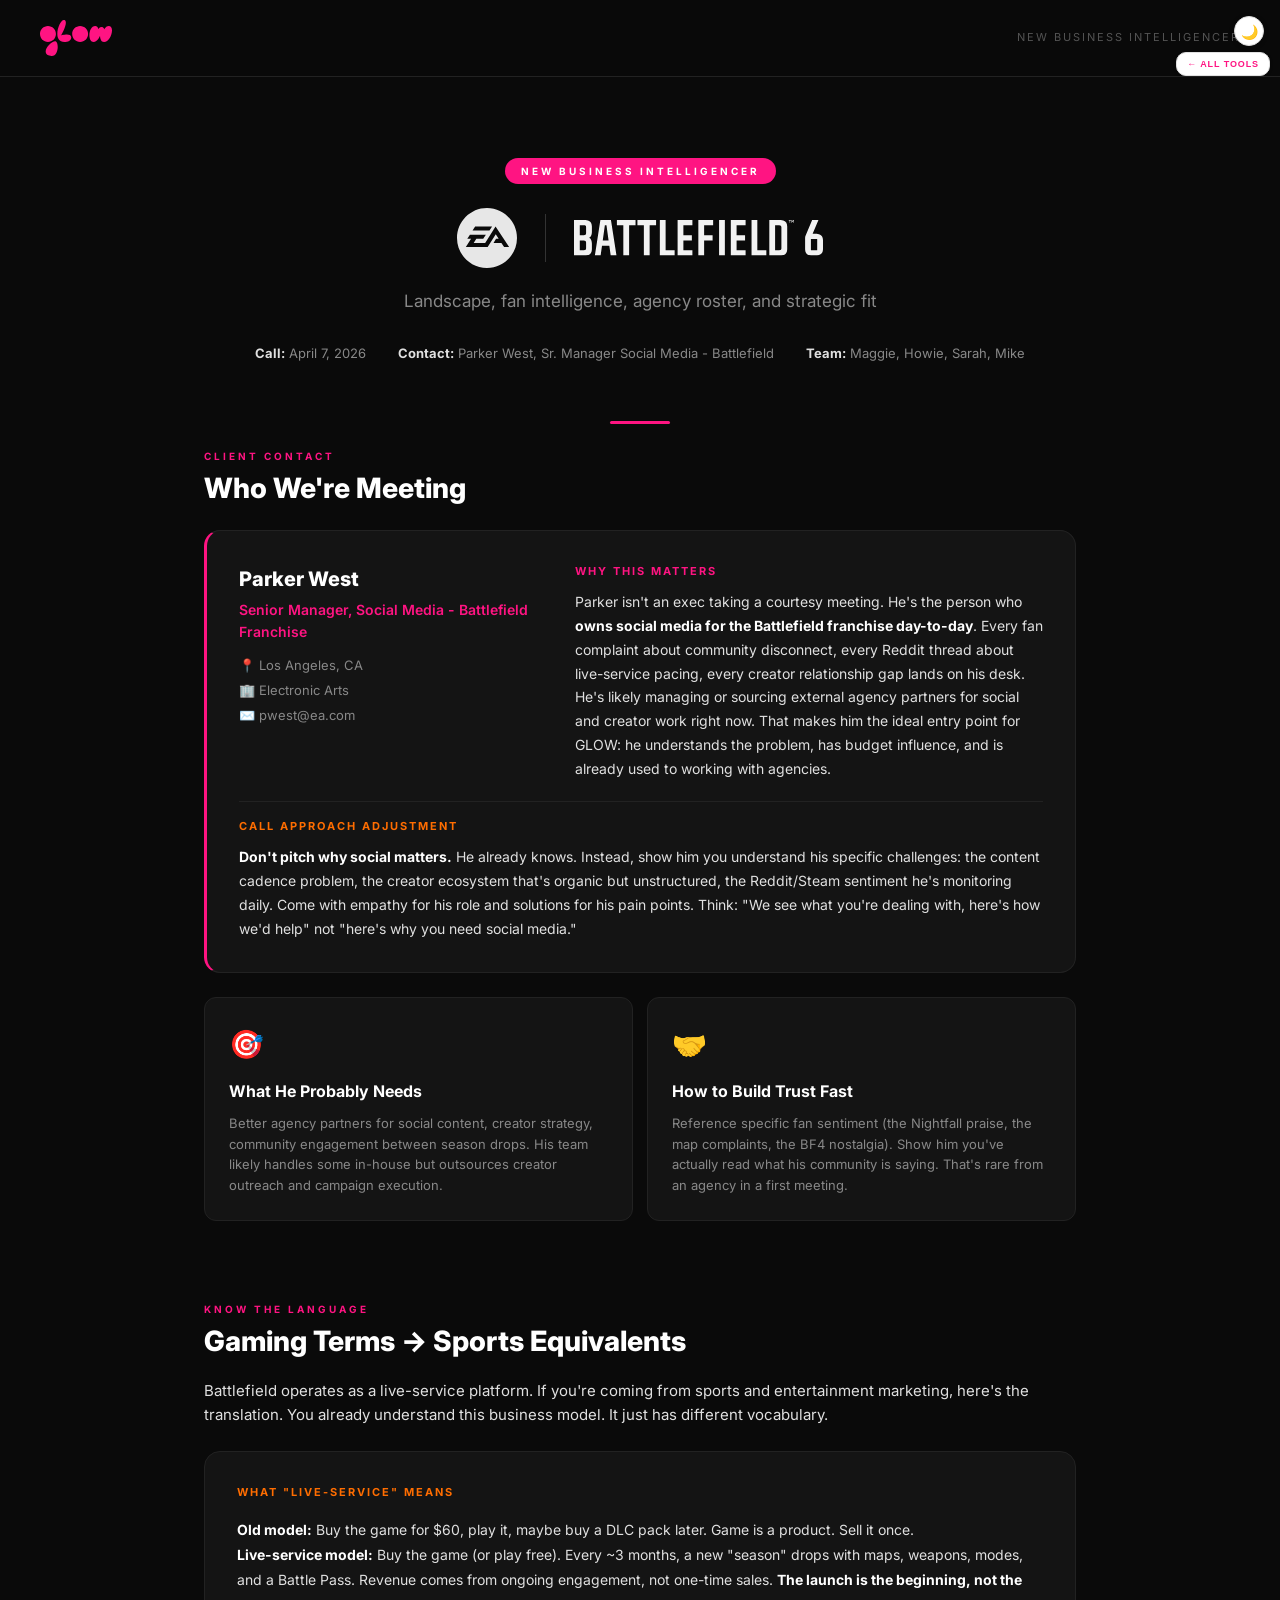
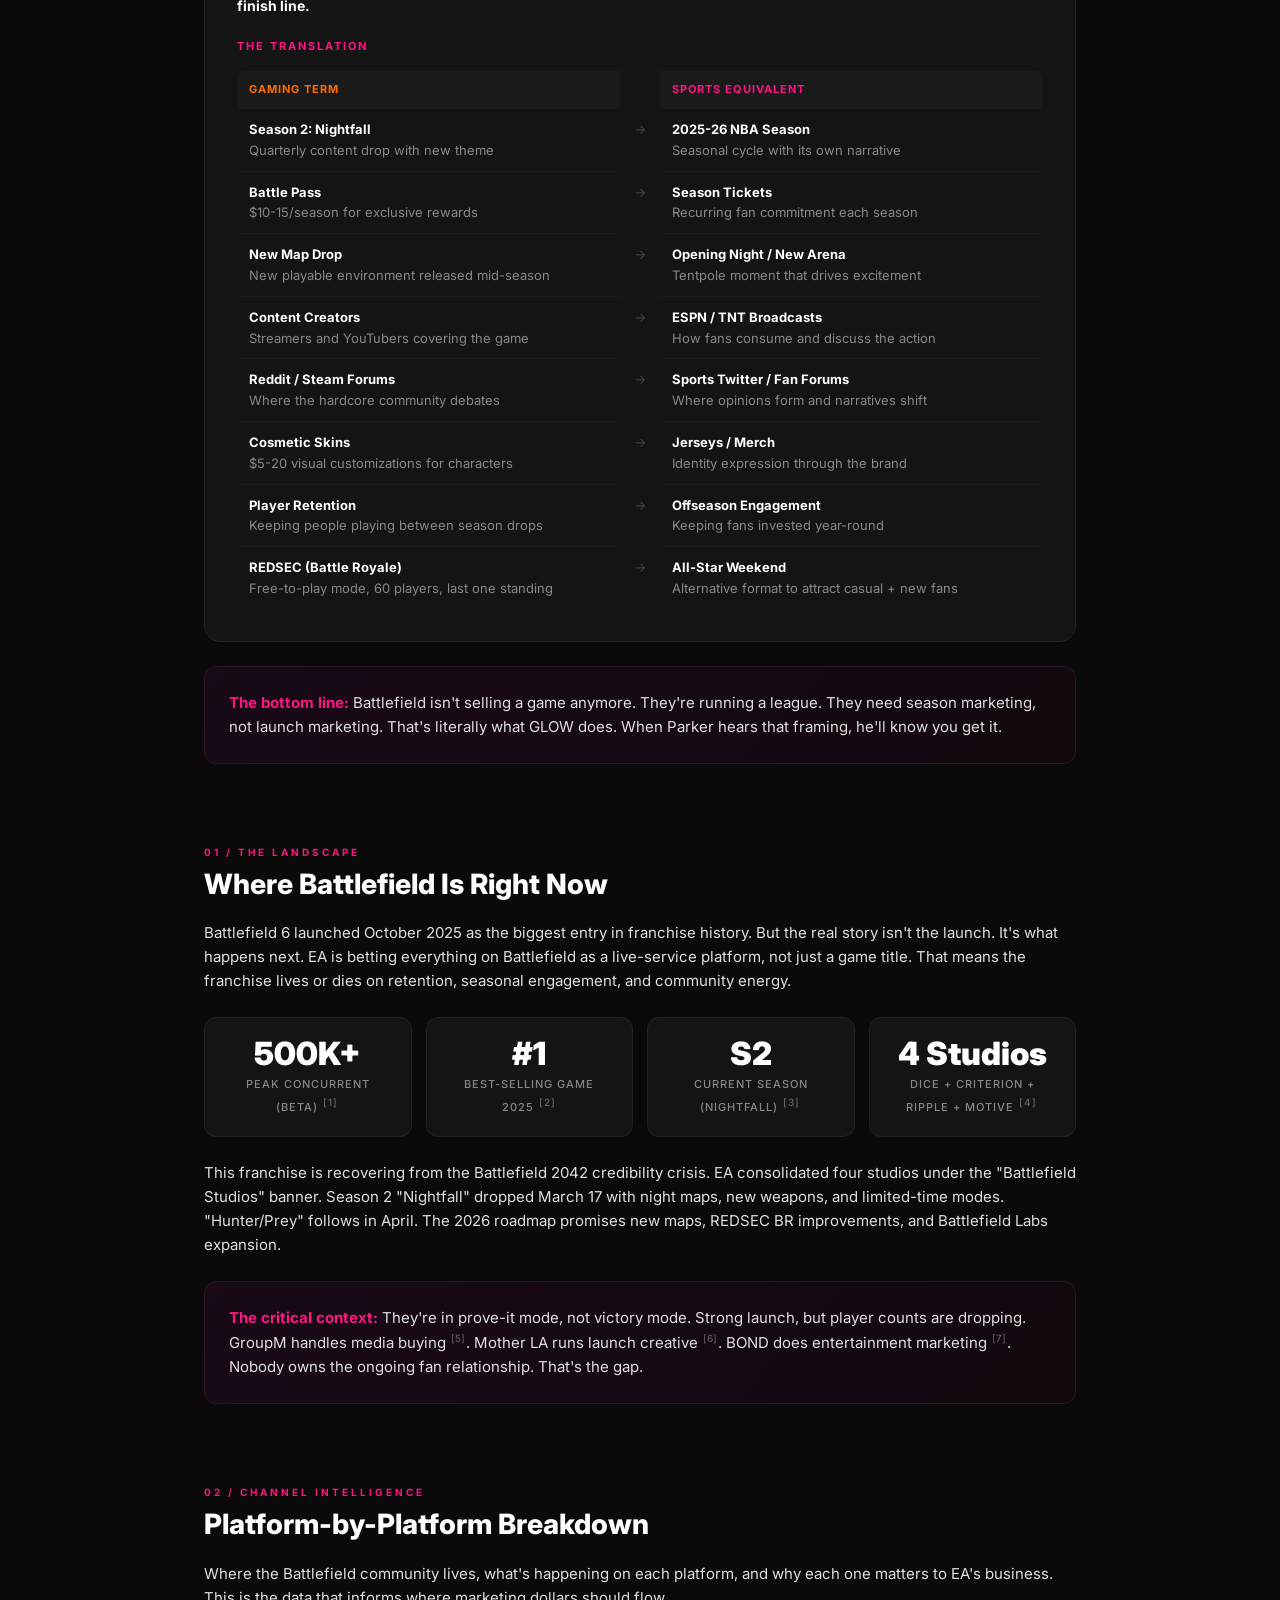
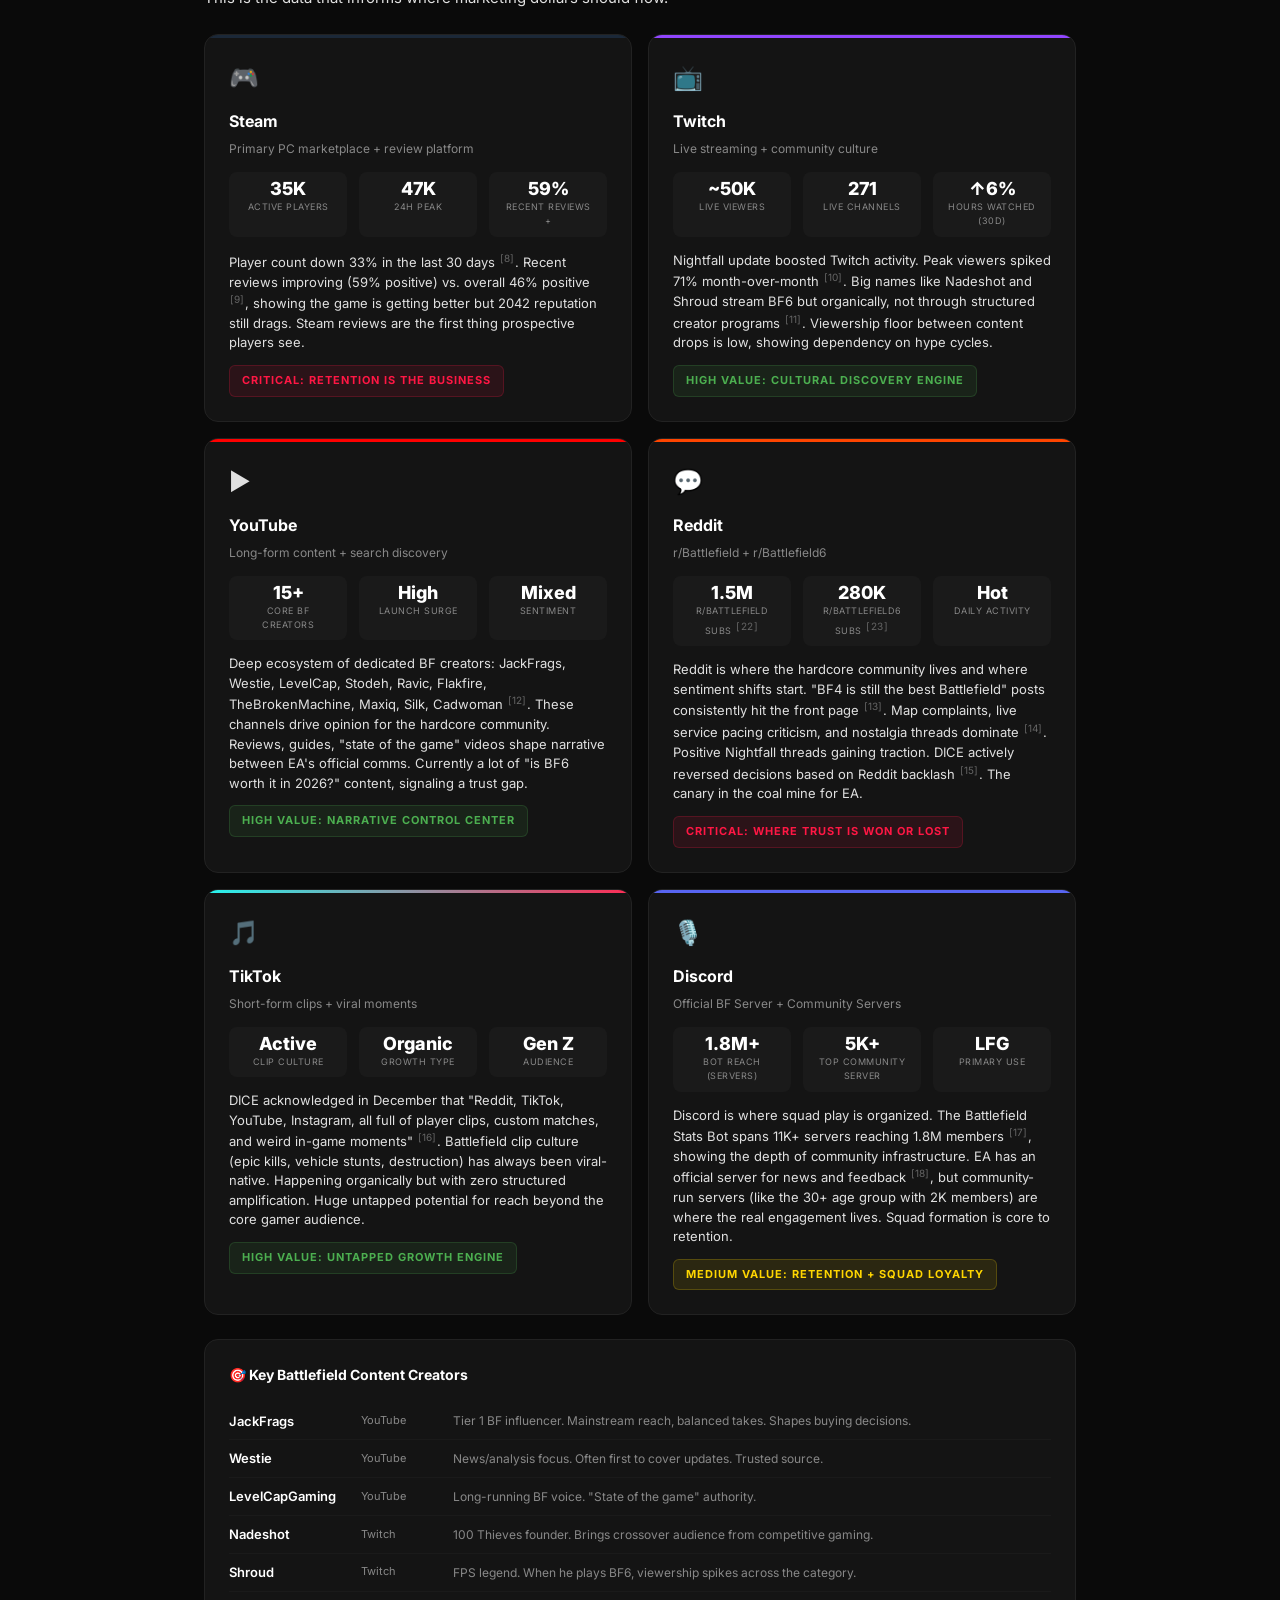
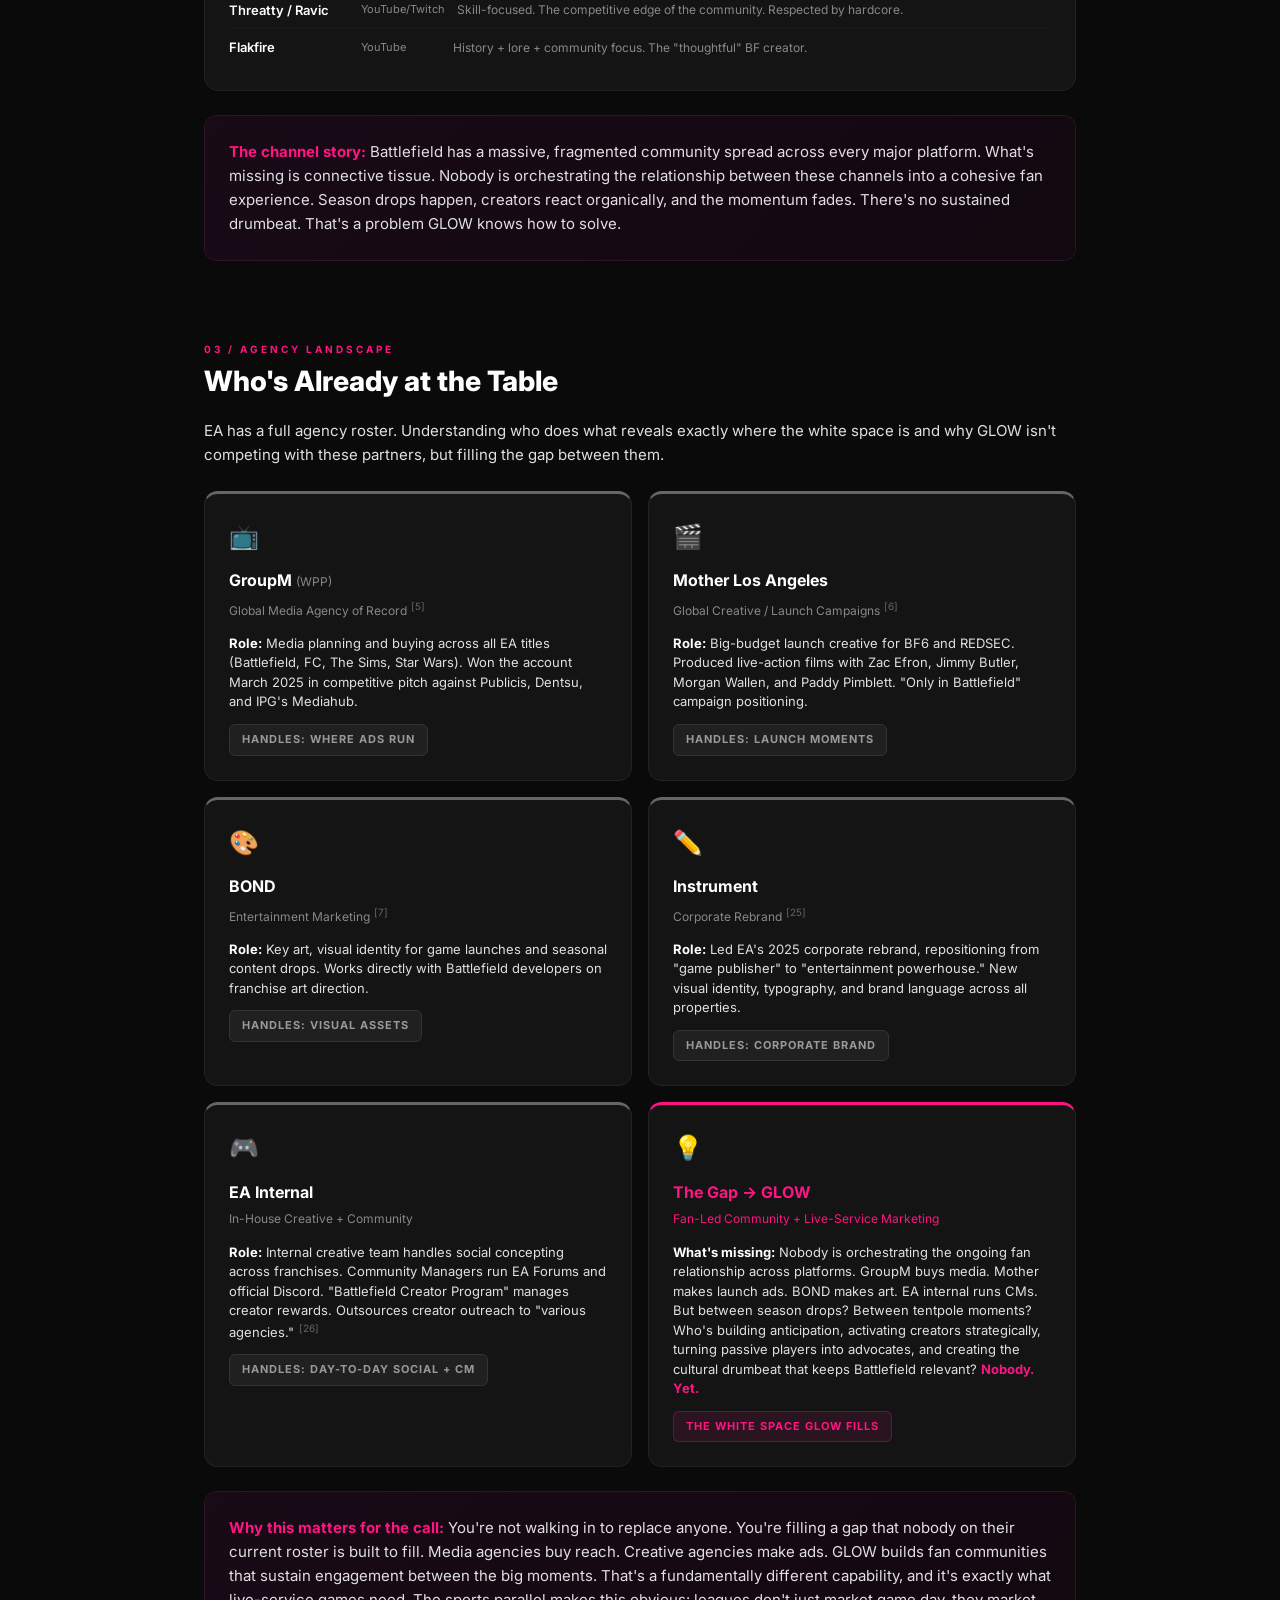
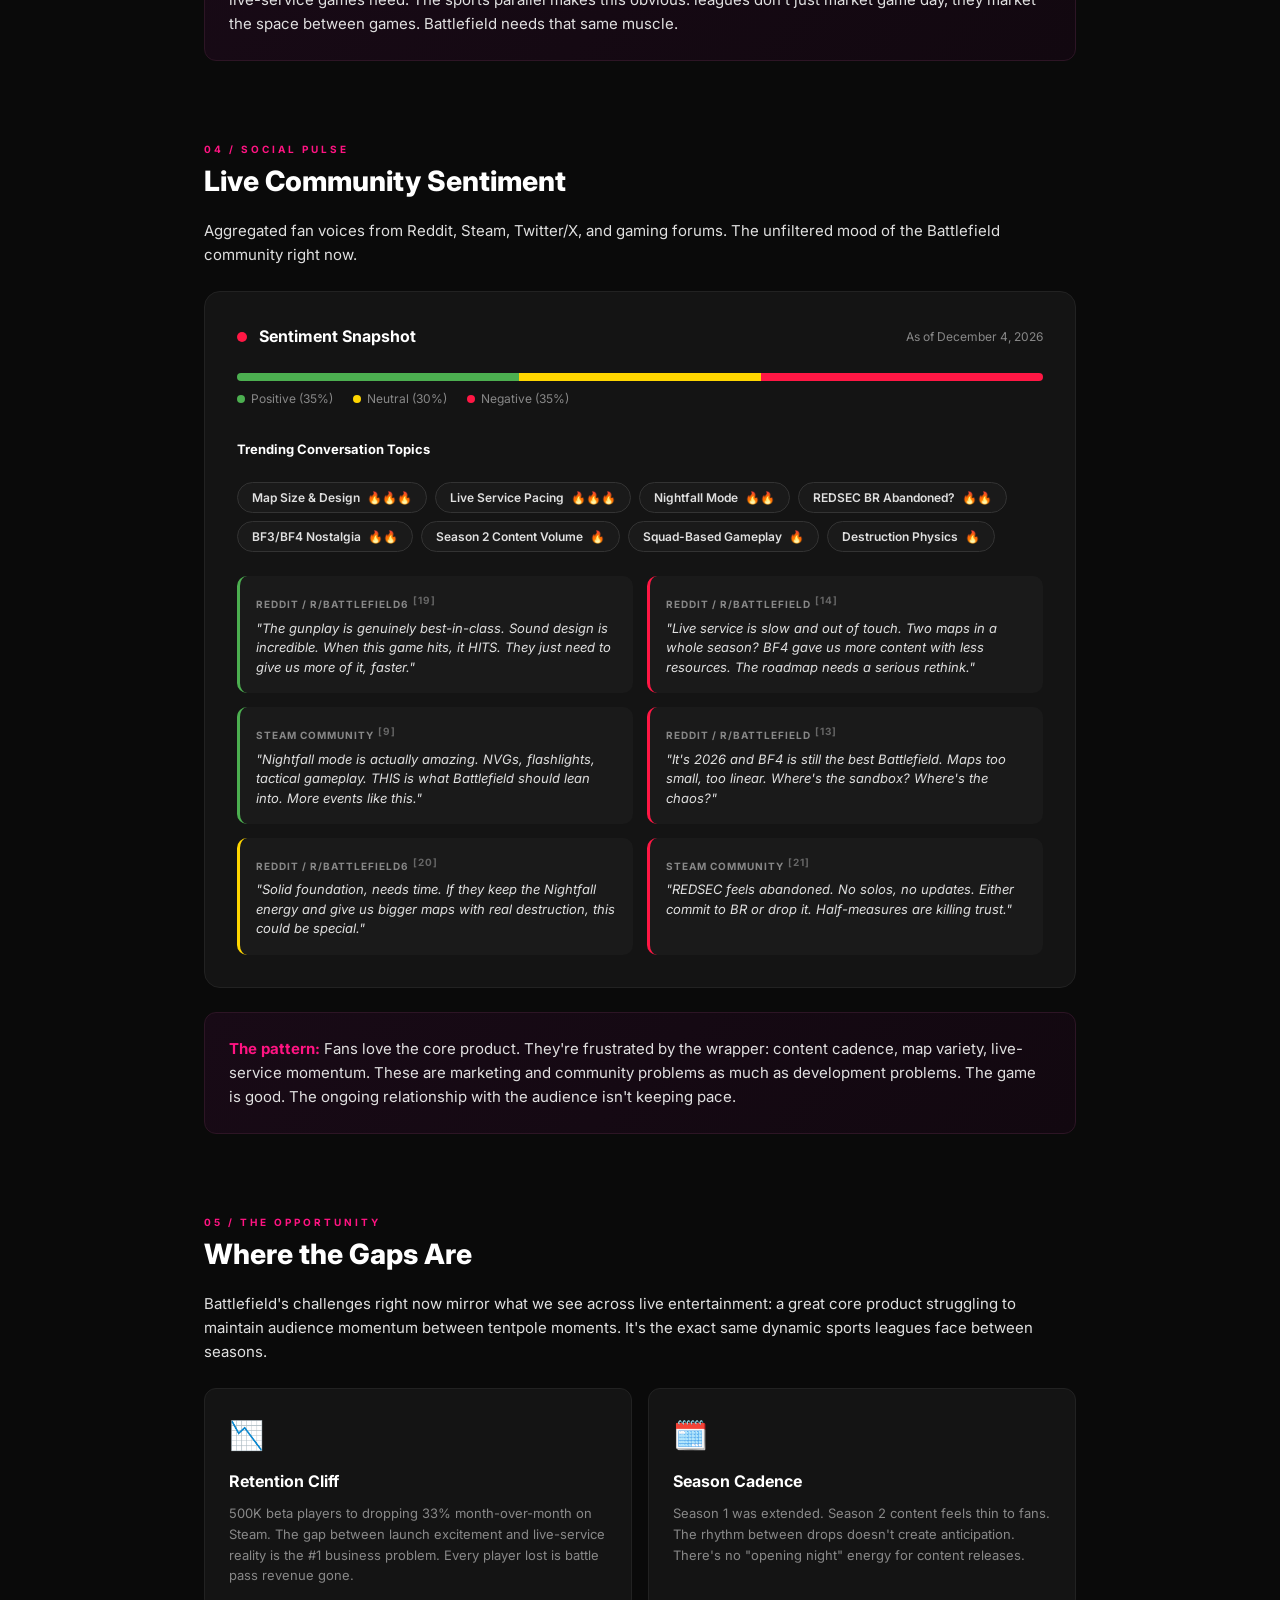
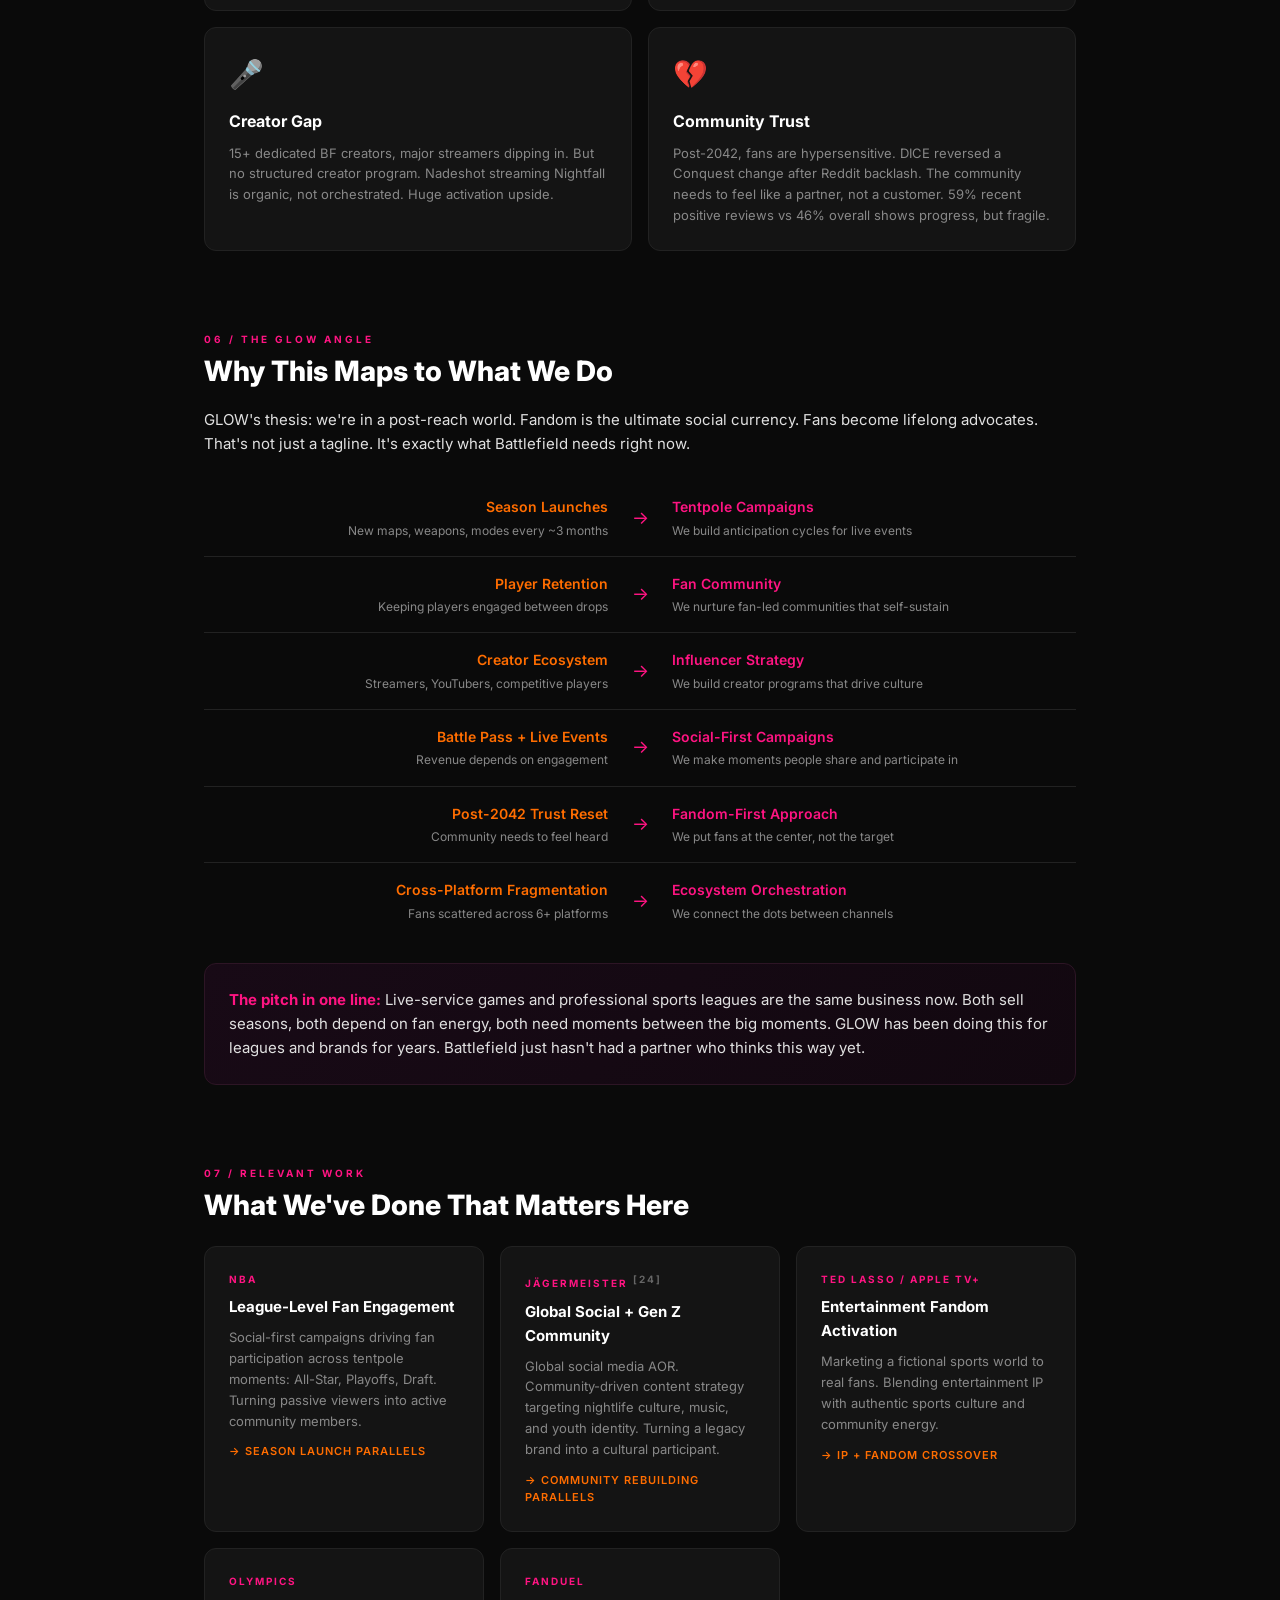
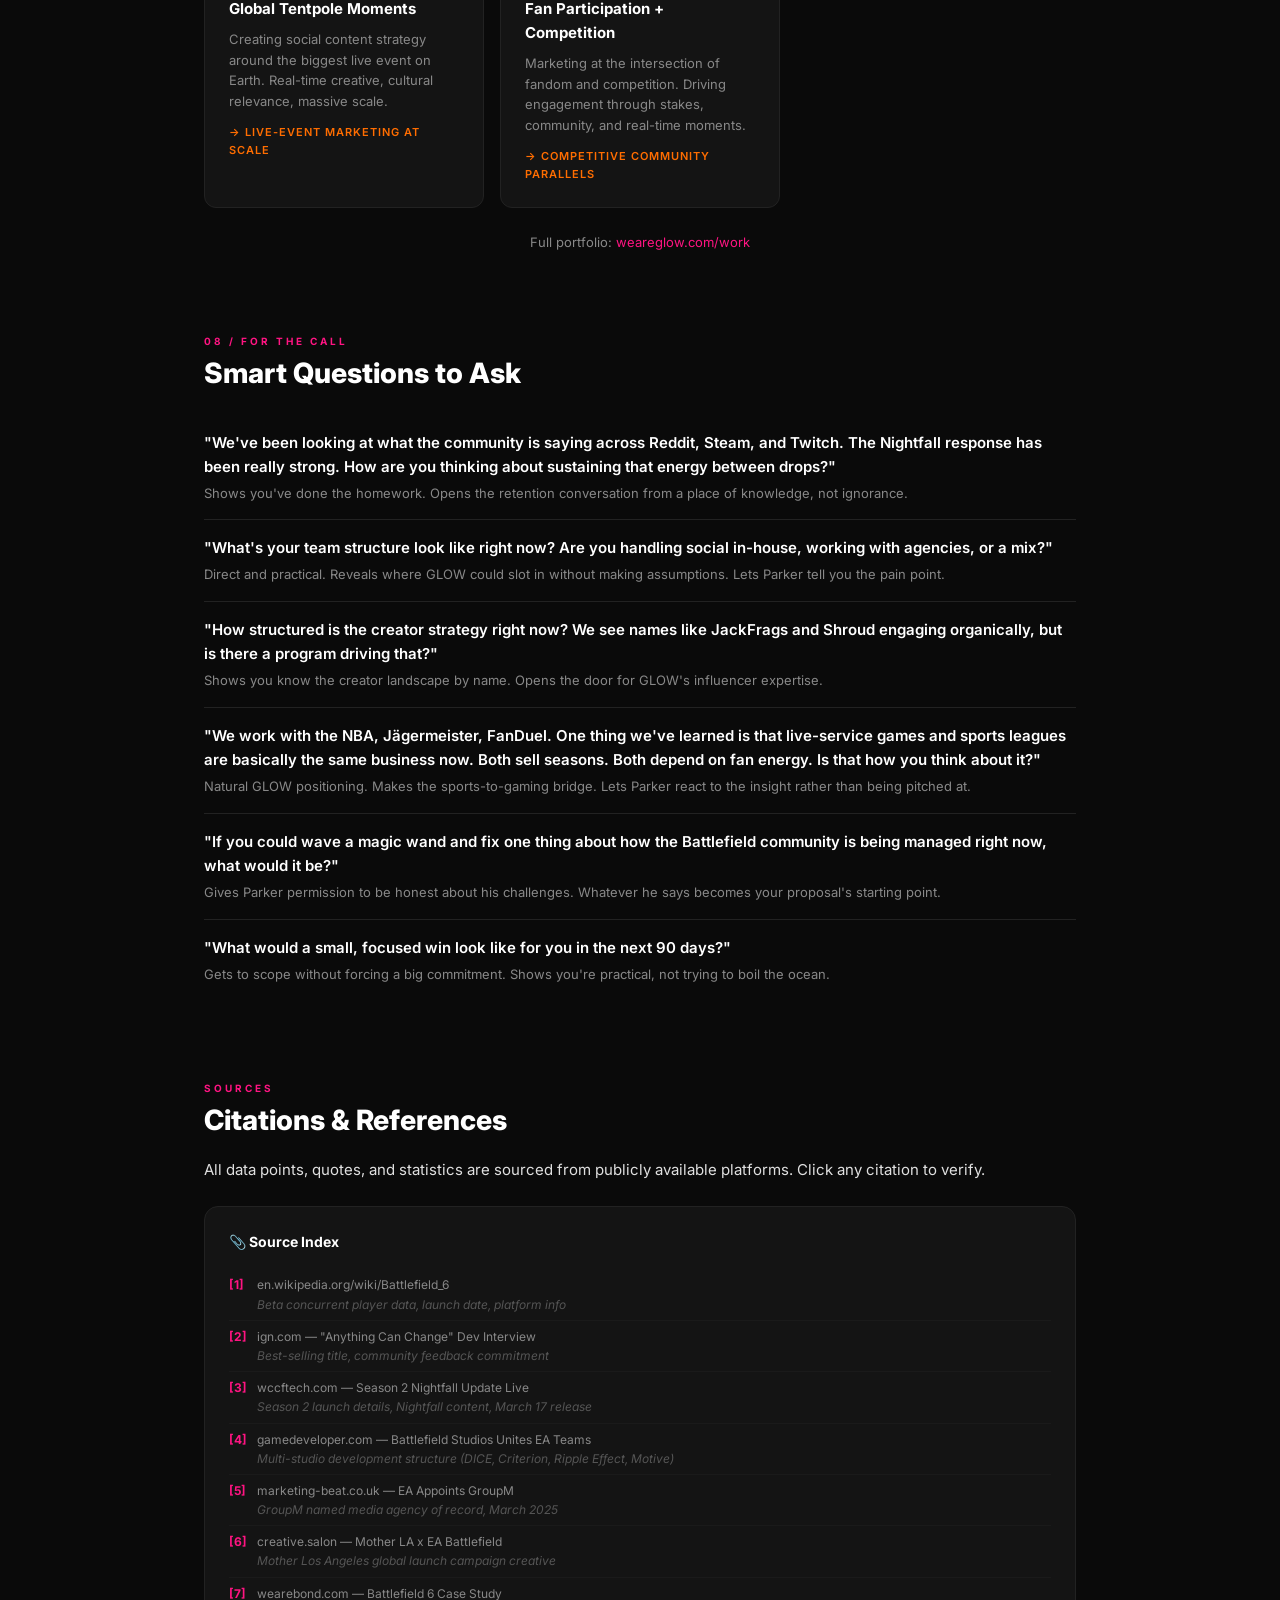
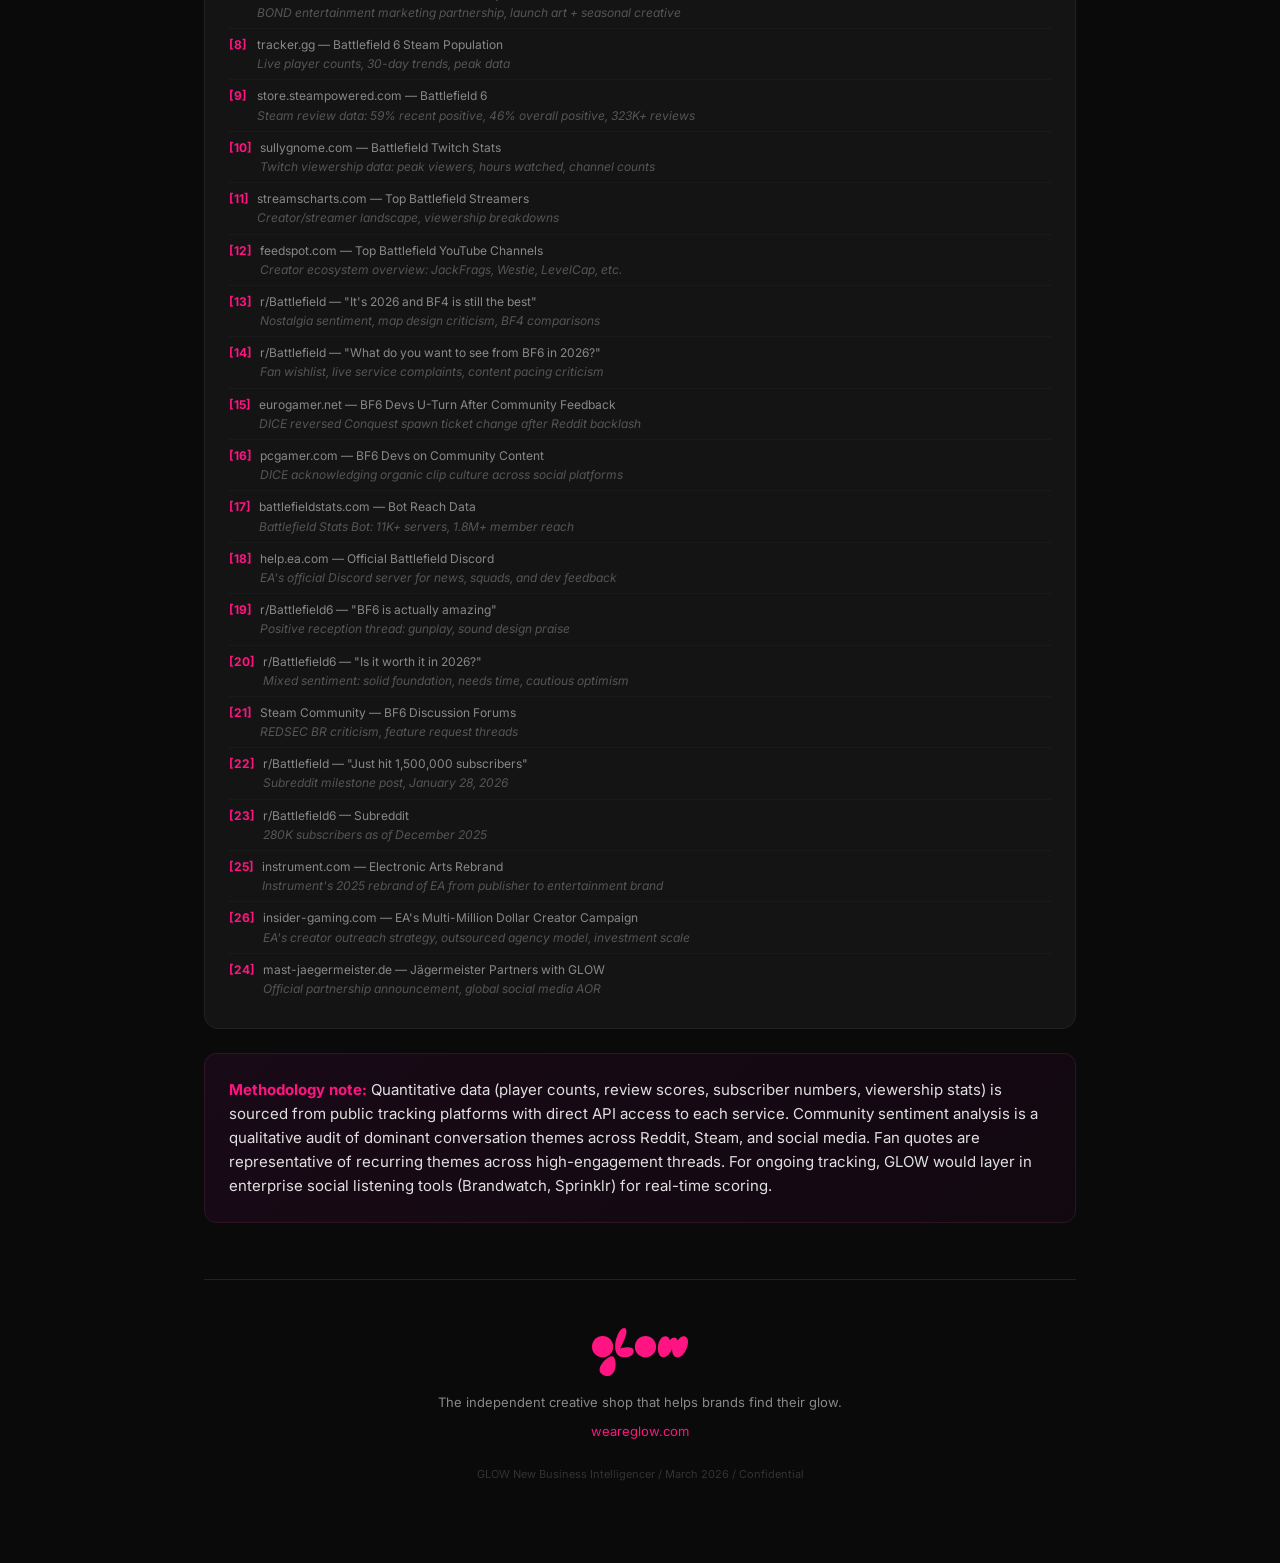
<file: battlefield-intelligencer.html>
<!DOCTYPE html>
<html lang="en">
<head>
<meta charset="UTF-8">
<meta name="viewport" content="width=device-width, initial-scale=1.0">
<title>EA Battlefield | GLOW New Business Intelligencer</title>
<link rel="icon" href="favicon.png" type="image/png">
<meta property="og:title" content="EA Battlefield | GLOW New Business Intelligencer">
<meta property="og:description" content="New Business Intelligencer prepared by GLOW">
<meta property="og:image" content="glow-meta.png">
<link href="https://fonts.googleapis.com/css2?family=Inter:wght@300;400;500;600;700;800;900&display=swap" rel="stylesheet">
<style>
  :root {
    --glow-green: #00e676;
    --glow-pink: #ff1482;
    --glow-dark: #0a0a0a;
    --glow-card: #141414;
    --glow-card-border: #222;
    --glow-muted: #888;
    --glow-text: #e0e0e0;
    --glow-accent: #ff1482;
    --bf-orange: #ff6d00;
    --pulse-red: #ff1744;
    --pulse-green: #4caf50;
    --pulse-yellow: #ffd600;
  }

  * { margin: 0; padding: 0; box-sizing: border-box; }

  body {
    font-family: 'Inter', -apple-system, sans-serif;
    background: var(--glow-dark);
    color: var(--glow-text);
    line-height: 1.6;
    -webkit-font-smoothing: antialiased;
  }

  .container {
    max-width: 920px;
    margin: 0 auto;
    padding: 0 24px 80px;
  }

  /* TOP NAV BAR */
  .topbar {
    display: flex;
    align-items: center;
    justify-content: space-between;
    padding: 20px 40px;
    border-bottom: 1px solid var(--glow-card-border);
    background: rgba(10,10,10,0.95);
    position: sticky;
    top: 0;
    z-index: 100;
    backdrop-filter: blur(12px);
  }

  .topbar-logo {
    display: flex;
    align-items: center;
    gap: 10px;
  }

  .glow-logo-img {
    height: 36px;
    width: auto;
  }

  .footer-glow-logo {
    height: 48px;
  }

  .glow-pink { color: #ff1482; }

  .topbar-right {
    font-size: 11px;
    letter-spacing: 2px;
    text-transform: uppercase;
    color: #555;
  }

  /* HERO */
  .hero {
    text-align: center;
    padding: 80px 24px 60px;
    position: relative;
  }

  .hero::after {
    content: '';
    position: absolute;
    bottom: 0;
    left: 50%;
    transform: translateX(-50%);
    width: 60px;
    height: 3px;
    background: var(--glow-pink);
    border-radius: 2px;
  }

  .hero-badge {
    display: inline-block;
    font-size: 10px;
    font-weight: 700;
    letter-spacing: 3px;
    text-transform: uppercase;
    color: #fff;
    background: var(--glow-pink);
    padding: 5px 16px;
    border-radius: 20px;
    margin-bottom: 24px;
  }

  .hero h1 {
    font-size: 48px;
    font-weight: 900;
    color: #fff;
    line-height: 1.05;
    margin-bottom: 16px;
  }

  .hero h1 .bf {
    color: var(--bf-orange);
  }

  .hero-sub {
    font-size: 17px;
    color: var(--glow-muted);
    font-weight: 400;
    max-width: 520px;
    margin: 0 auto 28px;
  }

  .hero-meta {
    display: flex;
    justify-content: center;
    gap: 32px;
    font-size: 13px;
    color: var(--glow-muted);
  }

  .hero-meta strong {
    color: var(--glow-text);
  }

  /* SECTIONS */
  .section {
    margin-bottom: 56px;
    padding-top: 24px;
  }

  .section-label {
    font-size: 10px;
    font-weight: 700;
    letter-spacing: 3px;
    text-transform: uppercase;
    color: var(--glow-accent);
    margin-bottom: 8px;
  }

  .section h2 {
    font-size: 28px;
    font-weight: 800;
    color: #fff;
    margin-bottom: 20px;
    line-height: 1.2;
  }

  .section p {
    font-size: 15px;
    color: var(--glow-text);
    margin-bottom: 16px;
  }

  /* STAT GRID */
  .stat-grid {
    display: grid;
    grid-template-columns: repeat(auto-fit, minmax(180px, 1fr));
    gap: 14px;
    margin: 24px 0;
  }

  .stat-card {
    background: var(--glow-card);
    border: 1px solid var(--glow-card-border);
    border-radius: 12px;
    padding: 20px;
    text-align: center;
  }

  .stat-card .stat-number {
    font-size: 32px;
    font-weight: 900;
    color: #fff;
    line-height: 1;
  }

  .stat-card .stat-label {
    font-size: 11px;
    color: var(--glow-muted);
    margin-top: 6px;
    font-weight: 500;
    text-transform: uppercase;
    letter-spacing: 1px;
  }

  /* PULSE SECTION */
  .pulse-container {
    background: var(--glow-card);
    border: 1px solid var(--glow-card-border);
    border-radius: 16px;
    padding: 32px;
    margin: 24px 0;
  }

  .pulse-header {
    display: flex;
    align-items: center;
    gap: 12px;
    margin-bottom: 24px;
  }

  .pulse-dot {
    width: 10px;
    height: 10px;
    background: var(--pulse-red);
    border-radius: 50%;
    animation: pulse 2s infinite;
  }

  @keyframes pulse {
    0%, 100% { opacity: 1; }
    50% { opacity: 0.4; }
  }

  .pulse-header h3 {
    font-size: 16px;
    font-weight: 700;
    color: #fff;
  }

  .pulse-header .pulse-date {
    font-size: 12px;
    color: var(--glow-muted);
    margin-left: auto;
  }

  .sentiment-bar {
    display: flex;
    height: 8px;
    border-radius: 4px;
    overflow: hidden;
    margin-bottom: 8px;
  }

  .sentiment-positive { background: #4caf50; }
  .sentiment-neutral { background: var(--pulse-yellow); }
  .sentiment-negative { background: var(--pulse-red); }

  .sentiment-legend {
    display: flex;
    gap: 20px;
    font-size: 12px;
    color: var(--glow-muted);
    margin-bottom: 28px;
  }

  .sentiment-legend span {
    display: flex;
    align-items: center;
    gap: 6px;
  }

  .legend-dot {
    width: 8px;
    height: 8px;
    border-radius: 50%;
    display: inline-block;
  }

  /* VOICE CARDS */
  .voice-grid {
    display: grid;
    grid-template-columns: 1fr 1fr;
    gap: 14px;
    margin-top: 20px;
  }

  @media (max-width: 640px) {
    .voice-grid { grid-template-columns: 1fr; }
  }

  .voice-card {
    background: #1a1a1a;
    border-radius: 10px;
    padding: 16px;
    border-left: 3px solid;
  }

  .voice-card.positive { border-left-color: #4caf50; }
  .voice-card.negative { border-left-color: var(--pulse-red); }
  .voice-card.neutral { border-left-color: var(--pulse-yellow); }

  .voice-card .voice-source {
    font-size: 10px;
    font-weight: 700;
    color: var(--glow-muted);
    text-transform: uppercase;
    letter-spacing: 1px;
    margin-bottom: 6px;
  }

  .voice-card .voice-quote {
    font-size: 13px;
    font-style: italic;
    color: var(--glow-text);
    line-height: 1.5;
  }

  /* TOPIC TAGS */
  .topic-tags {
    display: flex;
    flex-wrap: wrap;
    gap: 8px;
    margin-top: 20px;
  }

  .topic-tag {
    background: #1a1a1a;
    border: 1px solid #333;
    border-radius: 20px;
    padding: 5px 14px;
    font-size: 12px;
    font-weight: 600;
    color: var(--glow-text);
  }

  .topic-tag .tag-heat {
    color: var(--bf-orange);
    margin-left: 4px;
  }

  /* CHANNEL CARDS */
  .channel-grid {
    display: grid;
    grid-template-columns: 1fr 1fr;
    gap: 16px;
    margin: 24px 0;
  }

  @media (max-width: 640px) {
    .channel-grid { grid-template-columns: 1fr; }
  }

  .channel-card {
    background: var(--glow-card);
    border: 1px solid var(--glow-card-border);
    border-radius: 14px;
    padding: 24px;
    position: relative;
    overflow: hidden;
  }

  .channel-card::before {
    content: '';
    position: absolute;
    top: 0;
    left: 0;
    right: 0;
    height: 3px;
  }

  .channel-card.steam::before { background: #1b2838; }
  .channel-card.twitch::before { background: #9146ff; }
  .channel-card.youtube::before { background: #ff0000; }
  .channel-card.reddit::before { background: #ff4500; }
  .channel-card.tiktok::before { background: linear-gradient(90deg, #25f4ee, #fe2c55); }
  .channel-card.discord-ch::before { background: #5865f2; }

  .channel-icon {
    font-size: 24px;
    margin-bottom: 12px;
  }

  .channel-card h4 {
    font-size: 16px;
    font-weight: 700;
    color: #fff;
    margin-bottom: 4px;
  }

  .channel-card .channel-handle {
    font-size: 12px;
    color: var(--glow-muted);
    margin-bottom: 14px;
  }

  .channel-stats {
    display: flex;
    flex-wrap: wrap;
    gap: 12px;
    margin-bottom: 14px;
  }

  .channel-stat {
    background: #1a1a1a;
    border-radius: 8px;
    padding: 8px 12px;
    text-align: center;
    flex: 1;
    min-width: 70px;
  }

  .channel-stat .cs-num {
    font-size: 18px;
    font-weight: 800;
    color: #fff;
    line-height: 1;
  }

  .channel-stat .cs-label {
    font-size: 9px;
    color: var(--glow-muted);
    text-transform: uppercase;
    letter-spacing: 0.5px;
    margin-top: 2px;
  }

  .channel-insight {
    font-size: 13px;
    color: var(--glow-text);
    line-height: 1.5;
    margin-bottom: 12px;
  }

  .channel-verdict {
    font-size: 11px;
    font-weight: 700;
    text-transform: uppercase;
    letter-spacing: 1px;
    padding: 6px 12px;
    border-radius: 6px;
    display: inline-block;
  }

  .verdict-high {
    background: rgba(76,175,80,0.1);
    color: var(--pulse-green);
    border: 1px solid rgba(76,175,80,0.2);
  }

  .verdict-medium {
    background: rgba(255,214,0,0.1);
    color: var(--pulse-yellow);
    border: 1px solid rgba(255,214,0,0.2);
  }

  .verdict-critical {
    background: rgba(255,23,68,0.1);
    color: var(--pulse-red);
    border: 1px solid rgba(255,23,68,0.2);
  }

  /* OPPORTUNITY CARDS */
  .opp-grid {
    display: grid;
    grid-template-columns: 1fr 1fr;
    gap: 16px;
    margin: 24px 0;
  }

  @media (max-width: 640px) {
    .opp-grid { grid-template-columns: 1fr; }
  }

  .opp-card {
    background: var(--glow-card);
    border: 1px solid var(--glow-card-border);
    border-radius: 12px;
    padding: 24px;
  }

  .opp-card .opp-icon {
    font-size: 28px;
    margin-bottom: 12px;
  }

  .opp-card h4 {
    font-size: 16px;
    font-weight: 700;
    color: #fff;
    margin-bottom: 8px;
  }

  .opp-card p {
    font-size: 13px;
    color: var(--glow-muted);
    margin-bottom: 0;
  }

  /* GLOW FIT SECTION */
  .fit-row {
    display: grid;
    grid-template-columns: 1fr 40px 1fr;
    align-items: center;
    padding: 16px 0;
    border-bottom: 1px solid var(--glow-card-border);
  }

  .fit-row:last-child { border-bottom: none; }

  .fit-bf {
    font-size: 14px;
    font-weight: 600;
    color: var(--bf-orange);
    text-align: right;
    padding-right: 12px;
  }

  .fit-arrow {
    text-align: center;
    color: var(--glow-accent);
    font-size: 18px;
  }

  .fit-glow {
    font-size: 14px;
    font-weight: 600;
    color: var(--glow-accent);
    padding-left: 12px;
  }

  .fit-desc {
    font-size: 12px;
    color: var(--glow-muted);
    font-weight: 400;
    display: block;
    margin-top: 2px;
  }

  /* CASE STUDIES */
  .case-grid {
    display: grid;
    grid-template-columns: repeat(auto-fit, minmax(240px, 1fr));
    gap: 16px;
    margin: 24px 0;
  }

  .case-card {
    background: var(--glow-card);
    border: 1px solid var(--glow-card-border);
    border-radius: 12px;
    padding: 24px;
    transition: border-color 0.2s;
  }

  .case-card:hover { border-color: var(--glow-pink); }

  .case-card .case-client {
    font-size: 10px;
    font-weight: 700;
    letter-spacing: 2px;
    text-transform: uppercase;
    color: var(--glow-accent);
    margin-bottom: 8px;
  }

  .case-card h4 {
    font-size: 15px;
    font-weight: 700;
    color: #fff;
    margin-bottom: 8px;
  }

  .case-card p {
    font-size: 13px;
    color: var(--glow-muted);
    margin-bottom: 0;
  }

  .case-card .case-relevance {
    font-size: 11px;
    font-weight: 600;
    color: var(--bf-orange);
    margin-top: 12px;
    text-transform: uppercase;
    letter-spacing: 1px;
  }

  /* CALLOUT */
  .callout {
    background: linear-gradient(135deg, #180a16, #120810);
    border: 1px solid #2d1525;
    border-radius: 12px;
    padding: 24px;
    margin: 24px 0;
  }

  .callout p {
    font-size: 15px;
    color: var(--glow-text);
    margin-bottom: 0;
  }

  .callout strong {
    color: var(--glow-accent);
  }

  /* QUESTION LIST */
  .question-item {
    padding: 16px 0;
    border-bottom: 1px solid var(--glow-card-border);
  }

  .question-item:last-child { border-bottom: none; }

  .question-item .q-text {
    font-size: 15px;
    color: #fff;
    font-weight: 600;
    margin-bottom: 4px;
  }

  .question-item .q-why {
    font-size: 13px;
    color: var(--glow-muted);
  }

  /* FOOTER */
  .footer {
    text-align: center;
    padding-top: 48px;
    border-top: 1px solid var(--glow-card-border);
    margin-top: 48px;
  }

  .footer-logo {
    display: flex;
    align-items: center;
    justify-content: center;
    margin-bottom: 16px;
  }

  .footer p {
    font-size: 13px;
    color: var(--glow-muted);
  }

  .footer a {
    color: var(--glow-accent);
    text-decoration: none;
  }

  .confidential {
    text-align: center;
    font-size: 10px;
    letter-spacing: 2px;
    text-transform: uppercase;
    color: #333;
    padding: 12px;
  }

  /* CREATOR LIST */
  .creator-list {
    display: flex;
    flex-wrap: wrap;
    gap: 8px;
    margin-top: 12px;
  }

  .creator-tag {
    background: #1a1a1a;
    border: 1px solid #2a2a2a;
    border-radius: 8px;
    padding: 4px 12px;
    font-size: 12px;
    font-weight: 600;
    color: var(--glow-text);
  }

  .creator-tag.tier1 { border-color: var(--glow-pink); color: var(--glow-pink); }
  .creator-tag.tier2 { border-color: var(--pulse-yellow); color: var(--pulse-yellow); }

  /* KEY CREATORS TABLE */
  .creators-container {
    background: var(--glow-card);
    border: 1px solid var(--glow-card-border);
    border-radius: 14px;
    padding: 24px;
    margin: 24px 0;
  }

  .creators-container h4 {
    font-size: 14px;
    font-weight: 700;
    color: #fff;
    margin-bottom: 16px;
  }

  .creator-row {
    display: flex;
    align-items: center;
    gap: 12px;
    padding: 8px 0;
    border-bottom: 1px solid #1a1a1a;
  }

  .creator-row:last-child { border-bottom: none; }

  .creator-name {
    font-size: 13px;
    font-weight: 600;
    color: #fff;
    min-width: 120px;
  }

  .creator-platform {
    font-size: 11px;
    color: var(--glow-muted);
    min-width: 80px;
  }

  .creator-note {
    font-size: 12px;
    color: var(--glow-muted);
    flex: 1;
  }

  /* CITATIONS */
  .cite {
    font-size: 10px;
    color: #666;
    text-decoration: none;
    vertical-align: super;
    padding: 0 1px;
    transition: color 0.2s;
  }

  .cite:hover {
    color: var(--glow-pink);
  }

  .sources-container {
    background: var(--glow-card);
    border: 1px solid var(--glow-card-border);
    border-radius: 14px;
    padding: 24px;
    margin: 24px 0;
  }

  .sources-container h4 {
    font-size: 14px;
    font-weight: 700;
    color: #fff;
    margin-bottom: 16px;
  }

  .source-item {
    display: flex;
    gap: 8px;
    padding: 6px 0;
    border-bottom: 1px solid #1a1a1a;
    font-size: 12px;
  }

  .source-item:last-child { border-bottom: none; }

  .source-num {
    color: var(--glow-pink);
    font-weight: 700;
    min-width: 20px;
  }

  .source-link {
    color: var(--glow-muted);
    text-decoration: none;
    word-break: break-all;
  }

  .source-link:hover {
    color: var(--glow-pink);
  }

  .source-desc {
    color: #555;
    font-style: italic;
  }

  /* RESPONSIVE */
  @media (max-width: 640px) {
    .hero h1 { font-size: 32px; }
    .hero-meta { flex-direction: column; gap: 8px; }
    .topbar { padding: 16px 20px; }
    .opp-grid, .channel-grid { grid-template-columns: 1fr; }
    .fit-row { grid-template-columns: 1fr; gap: 4px; text-align: left !important; }
    .fit-bf, .fit-glow { text-align: left; padding: 0; }
    .fit-arrow { display: none; }
  }
</style>
<link rel="stylesheet" href="glow-dark.css">
<script src="glow-theme.js"></script>
</head>
<body>

<!-- STICKY NAV -->
<div class="topbar">
  <div class="topbar-logo">
    <img src="glow-logo.svg" alt="glow" class="glow-logo-img">
  </div>
  <div class="topbar-right" style="display:flex;align-items:center;gap:12px;"> <span style="color:rgba(255,255,255,0.3)">New Business Intelligencer</span></div>
</div>

<div class="container">

  <!-- HERO -->
  <div class="hero">
    <div class="hero-badge">New Business Intelligencer</div>
    <div style="display: flex; align-items: center; justify-content: center; gap: 28px; margin-bottom: 20px;">
      <img src="ea-logo-white.svg" alt="EA" style="height: 60px; width: auto; opacity: 0.9;">
      <div style="width: 1px; height: 48px; background: #333;"></div>
      <img src="bf-wordmark.svg" alt="Battlefield" style="height: 36px; width: auto; opacity: 0.95;">
    </div>
    <p class="hero-sub">Landscape, fan intelligence, agency roster, and strategic fit</p>
    <div class="hero-meta">
      <div><strong>Call:</strong> April 7, 2026</div>
      <div><strong>Contact:</strong> Parker West, Sr. Manager Social Media - Battlefield</div>
      <div><strong>Team:</strong> Maggie, Howie, Sarah, Mike</div>
    </div>
  </div>

  <!-- CLIENT INTEL -->
  <div class="section">
    <div class="section-label">Client Contact</div>
    <h2>Who We're Meeting</h2>

    <div class="pulse-container" style="border-left: 3px solid var(--glow-accent);">
      <div style="display: flex; gap: 24px; align-items: flex-start; flex-wrap: wrap;">
        <div style="flex: 1; min-width: 240px;">
          <h4 style="font-size: 20px; font-weight: 800; color: #fff; margin-bottom: 4px;">Parker West</h4>
          <div style="font-size: 14px; color: var(--glow-accent); font-weight: 600; margin-bottom: 12px;">Senior Manager, Social Media - Battlefield Franchise</div>
          <div style="font-size: 13px; color: var(--glow-muted); margin-bottom: 4px;">📍 Los Angeles, CA</div>
          <div style="font-size: 13px; color: var(--glow-muted); margin-bottom: 4px;">🏢 Electronic Arts</div>
          <div style="font-size: 13px; color: var(--glow-muted);">✉️ pwest@ea.com</div>
        </div>
        <div style="flex: 1.5; min-width: 280px;">
          <div style="font-size: 11px; font-weight: 700; letter-spacing: 2px; text-transform: uppercase; color: var(--glow-accent); margin-bottom: 10px;">Why This Matters</div>
          <div style="font-size: 14px; color: var(--glow-text); line-height: 1.7;">
            Parker isn't an exec taking a courtesy meeting. He's the person who <strong style="color: #fff;">owns social media for the Battlefield franchise day-to-day</strong>. Every fan complaint about community disconnect, every Reddit thread about live-service pacing, every creator relationship gap lands on his desk. He's likely managing or sourcing external agency partners for social and creator work right now. That makes him the ideal entry point for GLOW: he understands the problem, has budget influence, and is already used to working with agencies.
          </div>
        </div>
      </div>

      <div style="margin-top: 20px; padding-top: 16px; border-top: 1px solid #222;">
        <div style="font-size: 11px; font-weight: 700; letter-spacing: 2px; text-transform: uppercase; color: var(--bf-orange); margin-bottom: 10px;">Call Approach Adjustment</div>
        <div style="font-size: 14px; color: var(--glow-text); line-height: 1.7;">
          <strong style="color: #fff;">Don't pitch why social matters.</strong> He already knows. Instead, show him you understand his specific challenges: the content cadence problem, the creator ecosystem that's organic but unstructured, the Reddit/Steam sentiment he's monitoring daily. Come with empathy for his role and solutions for his pain points. Think: "We see what you're dealing with, here's how we'd help" not "here's why you need social media."
        </div>
      </div>
    </div>

    <div style="display: grid; grid-template-columns: 1fr 1fr; gap: 14px; margin-top: 16px;">
      <div class="opp-card">
        <div class="opp-icon">🎯</div>
        <h4>What He Probably Needs</h4>
        <p>Better agency partners for social content, creator strategy, community engagement between season drops. His team likely handles some in-house but outsources creator outreach and campaign execution.</p>
      </div>
      <div class="opp-card">
        <div class="opp-icon">🤝</div>
        <h4>How to Build Trust Fast</h4>
        <p>Reference specific fan sentiment (the Nightfall praise, the map complaints, the BF4 nostalgia). Show him you've actually read what his community is saying. That's rare from an agency in a first meeting.</p>
      </div>
    </div>
  </div>

  <!-- GLOSSARY -->
  <div class="section">
    <div class="section-label">Know the Language</div>
    <h2>Gaming Terms → Sports Equivalents</h2>
    <p>Battlefield operates as a live-service platform. If you're coming from sports and entertainment marketing, here's the translation. You already understand this business model. It just has different vocabulary.</p>

    <div class="pulse-container">
      <div style="font-size: 11px; font-weight: 700; letter-spacing: 2px; text-transform: uppercase; color: var(--bf-orange); margin-bottom: 16px;">What "Live-Service" Means</div>
      <div style="font-size: 14px; color: var(--glow-text); line-height: 1.8; margin-bottom: 20px;">
        <strong style="color: #fff;">Old model:</strong> Buy the game for $60, play it, maybe buy a DLC pack later. Game is a product. Sell it once.<br>
        <strong style="color: #fff;">Live-service model:</strong> Buy the game (or play free). Every ~3 months, a new "season" drops with maps, weapons, modes, and a Battle Pass. Revenue comes from ongoing engagement, not one-time sales. <strong style="color: #fff;">The launch is the beginning, not the finish line.</strong>
      </div>

      <div style="font-size: 11px; font-weight: 700; letter-spacing: 2px; text-transform: uppercase; color: var(--glow-accent); margin-bottom: 16px;">The Translation</div>

      <div style="display: grid; grid-template-columns: 1fr 40px 1fr; gap: 0; font-size: 13px;">
        <div style="padding: 10px 12px; background: #1a1a1a; border-radius: 8px 0 0 0; font-weight: 700; color: var(--bf-orange); text-transform: uppercase; font-size: 11px; letter-spacing: 1px;">Gaming Term</div>
        <div style="padding: 10px 0; text-align: center;"></div>
        <div style="padding: 10px 12px; background: #1a1a1a; border-radius: 0 8px 0 0; font-weight: 700; color: var(--glow-accent); text-transform: uppercase; font-size: 11px; letter-spacing: 1px;">Sports Equivalent</div>

        <div style="padding: 10px 12px; border-bottom: 1px solid #1a1a1a;"><strong style="color: #fff;">Season 2: Nightfall</strong><br><span style="color: var(--glow-muted);">Quarterly content drop with new theme</span></div>
        <div style="padding: 10px 0; text-align: center; color: #444;">→</div>
        <div style="padding: 10px 12px; border-bottom: 1px solid #1a1a1a;"><strong style="color: #fff;">2025-26 NBA Season</strong><br><span style="color: var(--glow-muted);">Seasonal cycle with its own narrative</span></div>

        <div style="padding: 10px 12px; border-bottom: 1px solid #1a1a1a;"><strong style="color: #fff;">Battle Pass</strong><br><span style="color: var(--glow-muted);">$10-15/season for exclusive rewards</span></div>
        <div style="padding: 10px 0; text-align: center; color: #444;">→</div>
        <div style="padding: 10px 12px; border-bottom: 1px solid #1a1a1a;"><strong style="color: #fff;">Season Tickets</strong><br><span style="color: var(--glow-muted);">Recurring fan commitment each season</span></div>

        <div style="padding: 10px 12px; border-bottom: 1px solid #1a1a1a;"><strong style="color: #fff;">New Map Drop</strong><br><span style="color: var(--glow-muted);">New playable environment released mid-season</span></div>
        <div style="padding: 10px 0; text-align: center; color: #444;">→</div>
        <div style="padding: 10px 12px; border-bottom: 1px solid #1a1a1a;"><strong style="color: #fff;">Opening Night / New Arena</strong><br><span style="color: var(--glow-muted);">Tentpole moment that drives excitement</span></div>

        <div style="padding: 10px 12px; border-bottom: 1px solid #1a1a1a;"><strong style="color: #fff;">Content Creators</strong><br><span style="color: var(--glow-muted);">Streamers and YouTubers covering the game</span></div>
        <div style="padding: 10px 0; text-align: center; color: #444;">→</div>
        <div style="padding: 10px 12px; border-bottom: 1px solid #1a1a1a;"><strong style="color: #fff;">ESPN / TNT Broadcasts</strong><br><span style="color: var(--glow-muted);">How fans consume and discuss the action</span></div>

        <div style="padding: 10px 12px; border-bottom: 1px solid #1a1a1a;"><strong style="color: #fff;">Reddit / Steam Forums</strong><br><span style="color: var(--glow-muted);">Where the hardcore community debates</span></div>
        <div style="padding: 10px 0; text-align: center; color: #444;">→</div>
        <div style="padding: 10px 12px; border-bottom: 1px solid #1a1a1a;"><strong style="color: #fff;">Sports Twitter / Fan Forums</strong><br><span style="color: var(--glow-muted);">Where opinions form and narratives shift</span></div>

        <div style="padding: 10px 12px; border-bottom: 1px solid #1a1a1a;"><strong style="color: #fff;">Cosmetic Skins</strong><br><span style="color: var(--glow-muted);">$5-20 visual customizations for characters</span></div>
        <div style="padding: 10px 0; text-align: center; color: #444;">→</div>
        <div style="padding: 10px 12px; border-bottom: 1px solid #1a1a1a;"><strong style="color: #fff;">Jerseys / Merch</strong><br><span style="color: var(--glow-muted);">Identity expression through the brand</span></div>

        <div style="padding: 10px 12px; border-bottom: 1px solid #1a1a1a;"><strong style="color: #fff;">Player Retention</strong><br><span style="color: var(--glow-muted);">Keeping people playing between season drops</span></div>
        <div style="padding: 10px 0; text-align: center; color: #444;">→</div>
        <div style="padding: 10px 12px; border-bottom: 1px solid #1a1a1a;"><strong style="color: #fff;">Offseason Engagement</strong><br><span style="color: var(--glow-muted);">Keeping fans invested year-round</span></div>

        <div style="padding: 10px 12px;"><strong style="color: #fff;">REDSEC (Battle Royale)</strong><br><span style="color: var(--glow-muted);">Free-to-play mode, 60 players, last one standing</span></div>
        <div style="padding: 10px 0; text-align: center; color: #444;">→</div>
        <div style="padding: 10px 12px;"><strong style="color: #fff;">All-Star Weekend</strong><br><span style="color: var(--glow-muted);">Alternative format to attract casual + new fans</span></div>
      </div>
    </div>

    <div class="callout">
      <p><strong>The bottom line:</strong> Battlefield isn't selling a game anymore. They're running a league. They need season marketing, not launch marketing. That's literally what GLOW does. When Parker hears that framing, he'll know you get it.</p>
    </div>
  </div>

  <!-- SECTION 1: THE LANDSCAPE -->
  <div class="section">
    <div class="section-label">01 / The Landscape</div>
    <h2>Where Battlefield Is Right Now</h2>
    <p>Battlefield 6 launched October 2025 as the biggest entry in franchise history. But the real story isn't the launch. It's what happens next. EA is betting everything on Battlefield as a live-service platform, not just a game title. That means the franchise lives or dies on retention, seasonal engagement, and community energy.</p>

    <div class="stat-grid">
      <div class="stat-card">
        <div class="stat-number">500K+</div>
        <div class="stat-label">Peak concurrent (beta) <a href="#src1" class="cite">[1]</a></div>
      </div>
      <div class="stat-card">
        <div class="stat-number">#1</div>
        <div class="stat-label">Best-selling game 2025 <a href="#src2" class="cite">[2]</a></div>
      </div>
      <div class="stat-card">
        <div class="stat-number">S2</div>
        <div class="stat-label">Current season (Nightfall) <a href="#src3" class="cite">[3]</a></div>
      </div>
      <div class="stat-card">
        <div class="stat-number">4 Studios</div>
        <div class="stat-label">DICE + Criterion + Ripple + Motive <a href="#src4" class="cite">[4]</a></div>
      </div>
    </div>

    <p>This franchise is recovering from the Battlefield 2042 credibility crisis. EA consolidated four studios under the "Battlefield Studios" banner. Season 2 "Nightfall" dropped March 17 with night maps, new weapons, and limited-time modes. "Hunter/Prey" follows in April. The 2026 roadmap promises new maps, REDSEC BR improvements, and Battlefield Labs expansion.</p>

    <div class="callout">
      <p><strong>The critical context:</strong> They're in prove-it mode, not victory mode. Strong launch, but player counts are dropping. GroupM handles media buying <a href="#src5" class="cite">[5]</a>. Mother LA runs launch creative <a href="#src6" class="cite">[6]</a>. BOND does entertainment marketing <a href="#src7" class="cite">[7]</a>. Nobody owns the ongoing fan relationship. That's the gap.</p>
    </div>
  </div>

  <!-- SECTION 2: CHANNEL INTELLIGENCE -->
  <div class="section">
    <div class="section-label">02 / Channel Intelligence</div>
    <h2>Platform-by-Platform Breakdown</h2>
    <p>Where the Battlefield community lives, what's happening on each platform, and why each one matters to EA's business. This is the data that informs where marketing dollars should flow.</p>

    <div class="channel-grid">

      <!-- STEAM -->
      <div class="channel-card steam">
        <div class="channel-icon">🎮</div>
        <h4>Steam</h4>
        <div class="channel-handle">Primary PC marketplace + review platform</div>
        <div class="channel-stats">
          <div class="channel-stat">
            <div class="cs-num">35K</div>
            <div class="cs-label">Active players</div>
          </div>
          <div class="channel-stat">
            <div class="cs-num">47K</div>
            <div class="cs-label">24h peak</div>
          </div>
          <div class="channel-stat">
            <div class="cs-num">59%</div>
            <div class="cs-label">Recent reviews +</div>
          </div>
        </div>
        <div class="channel-insight">Player count down 33% in the last 30 days <a href="#src8" class="cite">[8]</a>. Recent reviews improving (59% positive) vs. overall 46% positive <a href="#src9" class="cite">[9]</a>, showing the game is getting better but 2042 reputation still drags. Steam reviews are the first thing prospective players see.</div>
        <div class="channel-verdict verdict-critical">Critical: Retention is the business</div>
      </div>

      <!-- TWITCH -->
      <div class="channel-card twitch">
        <div class="channel-icon">📺</div>
        <h4>Twitch</h4>
        <div class="channel-handle">Live streaming + community culture</div>
        <div class="channel-stats">
          <div class="channel-stat">
            <div class="cs-num">~50K</div>
            <div class="cs-label">Live viewers</div>
          </div>
          <div class="channel-stat">
            <div class="cs-num">271</div>
            <div class="cs-label">Live channels</div>
          </div>
          <div class="channel-stat">
            <div class="cs-num">↑6%</div>
            <div class="cs-label">Hours watched (30d)</div>
          </div>
        </div>
        <div class="channel-insight">Nightfall update boosted Twitch activity. Peak viewers spiked 71% month-over-month <a href="#src10" class="cite">[10]</a>. Big names like Nadeshot and Shroud stream BF6 but organically, not through structured creator programs <a href="#src11" class="cite">[11]</a>. Viewership floor between content drops is low, showing dependency on hype cycles.</div>
        <div class="channel-verdict verdict-high">High value: Cultural discovery engine</div>
      </div>

      <!-- YOUTUBE -->
      <div class="channel-card youtube">
        <div class="channel-icon">▶️</div>
        <h4>YouTube</h4>
        <div class="channel-handle">Long-form content + search discovery</div>
        <div class="channel-stats">
          <div class="channel-stat">
            <div class="cs-num">15+</div>
            <div class="cs-label">Core BF creators</div>
          </div>
          <div class="channel-stat">
            <div class="cs-num">High</div>
            <div class="cs-label">Launch surge</div>
          </div>
          <div class="channel-stat">
            <div class="cs-num">Mixed</div>
            <div class="cs-label">Sentiment</div>
          </div>
        </div>
        <div class="channel-insight">Deep ecosystem of dedicated BF creators: JackFrags, Westie, LevelCap, Stodeh, Ravic, Flakfire, TheBrokenMachine, Maxiq, Silk, Cadwoman <a href="#src12" class="cite">[12]</a>. These channels drive opinion for the hardcore community. Reviews, guides, "state of the game" videos shape narrative between EA's official comms. Currently a lot of "is BF6 worth it in 2026?" content, signaling a trust gap.</div>
        <div class="channel-verdict verdict-high">High value: Narrative control center</div>
      </div>

      <!-- REDDIT -->
      <div class="channel-card reddit">
        <div class="channel-icon">💬</div>
        <h4>Reddit</h4>
        <div class="channel-handle">r/Battlefield + r/Battlefield6</div>
        <div class="channel-stats">
          <div class="channel-stat">
            <div class="cs-num">1.5M</div>
            <div class="cs-label">r/Battlefield subs <a href="#src22" class="cite">[22]</a></div>
          </div>
          <div class="channel-stat">
            <div class="cs-num">280K</div>
            <div class="cs-label">r/Battlefield6 subs <a href="#src23" class="cite">[23]</a></div>
          </div>
          <div class="channel-stat">
            <div class="cs-num">Hot</div>
            <div class="cs-label">Daily activity</div>
          </div>
        </div>
        <div class="channel-insight">Reddit is where the hardcore community lives and where sentiment shifts start. "BF4 is still the best Battlefield" posts consistently hit the front page <a href="#src13" class="cite">[13]</a>. Map complaints, live service pacing criticism, and nostalgia threads dominate <a href="#src14" class="cite">[14]</a>. Positive Nightfall threads gaining traction. DICE actively reversed decisions based on Reddit backlash <a href="#src15" class="cite">[15]</a>. The canary in the coal mine for EA.</div>
        <div class="channel-verdict verdict-critical">Critical: Where trust is won or lost</div>
      </div>

      <!-- TIKTOK -->
      <div class="channel-card tiktok">
        <div class="channel-icon">🎵</div>
        <h4>TikTok</h4>
        <div class="channel-handle">Short-form clips + viral moments</div>
        <div class="channel-stats">
          <div class="channel-stat">
            <div class="cs-num">Active</div>
            <div class="cs-label">Clip culture</div>
          </div>
          <div class="channel-stat">
            <div class="cs-num">Organic</div>
            <div class="cs-label">Growth type</div>
          </div>
          <div class="channel-stat">
            <div class="cs-num">Gen Z</div>
            <div class="cs-label">Audience</div>
          </div>
        </div>
        <div class="channel-insight">DICE acknowledged in December that "Reddit, TikTok, YouTube, Instagram, all full of player clips, custom matches, and weird in-game moments" <a href="#src16" class="cite">[16]</a>. Battlefield clip culture (epic kills, vehicle stunts, destruction) has always been viral-native. Happening organically but with zero structured amplification. Huge untapped potential for reach beyond the core gamer audience.</div>
        <div class="channel-verdict verdict-high">High value: Untapped growth engine</div>
      </div>

      <!-- DISCORD -->
      <div class="channel-card discord-ch">
        <div class="channel-icon">🎙️</div>
        <h4>Discord</h4>
        <div class="channel-handle">Official BF Server + Community Servers</div>
        <div class="channel-stats">
          <div class="channel-stat">
            <div class="cs-num">1.8M+</div>
            <div class="cs-label">Bot reach (servers)</div>
          </div>
          <div class="channel-stat">
            <div class="cs-num">5K+</div>
            <div class="cs-label">Top community server</div>
          </div>
          <div class="channel-stat">
            <div class="cs-num">LFG</div>
            <div class="cs-label">Primary use</div>
          </div>
        </div>
        <div class="channel-insight">Discord is where squad play is organized. The Battlefield Stats Bot spans 11K+ servers reaching 1.8M members <a href="#src17" class="cite">[17]</a>, showing the depth of community infrastructure. EA has an official server for news and feedback <a href="#src18" class="cite">[18]</a>, but community-run servers (like the 30+ age group with 2K members) are where the real engagement lives. Squad formation is core to retention.</div>
        <div class="channel-verdict verdict-medium">Medium value: Retention + squad loyalty</div>
      </div>

    </div>

    <!-- KEY CREATORS -->
    <div class="creators-container">
      <h4>🎯 Key Battlefield Content Creators</h4>
      <div class="creator-row">
        <span class="creator-name">JackFrags</span>
        <span class="creator-platform">YouTube</span>
        <span class="creator-note">Tier 1 BF influencer. Mainstream reach, balanced takes. Shapes buying decisions.</span>
      </div>
      <div class="creator-row">
        <span class="creator-name">Westie</span>
        <span class="creator-platform">YouTube</span>
        <span class="creator-note">News/analysis focus. Often first to cover updates. Trusted source.</span>
      </div>
      <div class="creator-row">
        <span class="creator-name">LevelCapGaming</span>
        <span class="creator-platform">YouTube</span>
        <span class="creator-note">Long-running BF voice. "State of the game" authority.</span>
      </div>
      <div class="creator-row">
        <span class="creator-name">Nadeshot</span>
        <span class="creator-platform">Twitch</span>
        <span class="creator-note">100 Thieves founder. Brings crossover audience from competitive gaming.</span>
      </div>
      <div class="creator-row">
        <span class="creator-name">Shroud</span>
        <span class="creator-platform">Twitch</span>
        <span class="creator-note">FPS legend. When he plays BF6, viewership spikes across the category.</span>
      </div>
      <div class="creator-row">
        <span class="creator-name">Threatty / Ravic</span>
        <span class="creator-platform">YouTube/Twitch</span>
        <span class="creator-note">Skill-focused. The competitive edge of the community. Respected by hardcore.</span>
      </div>
      <div class="creator-row">
        <span class="creator-name">Flakfire</span>
        <span class="creator-platform">YouTube</span>
        <span class="creator-note">History + lore + community focus. The "thoughtful" BF creator.</span>
      </div>
    </div>

    <div class="callout">
      <p><strong>The channel story:</strong> Battlefield has a massive, fragmented community spread across every major platform. What's missing is connective tissue. Nobody is orchestrating the relationship between these channels into a cohesive fan experience. Season drops happen, creators react organically, and the momentum fades. There's no sustained drumbeat. That's a problem GLOW knows how to solve.</p>
    </div>
  </div>

  <!-- SECTION: AGENCY LANDSCAPE -->
  <div class="section">
    <div class="section-label">03 / Agency Landscape</div>
    <h2>Who's Already at the Table</h2>
    <p>EA has a full agency roster. Understanding who does what reveals exactly where the white space is and why GLOW isn't competing with these partners, but filling the gap between them.</p>

    <div class="channel-grid">

      <div class="channel-card" style="border-top: 3px solid #666;">
        <div class="channel-icon">📺</div>
        <h4>GroupM <span style="font-size: 12px; color: var(--glow-muted); font-weight: 400;">(WPP)</span></h4>
        <div class="channel-handle">Global Media Agency of Record <a href="#src5" class="cite">[5]</a></div>
        <div class="channel-insight"><strong style="color: #fff;">Role:</strong> Media planning and buying across all EA titles (Battlefield, FC, The Sims, Star Wars). Won the account March 2025 in competitive pitch against Publicis, Dentsu, and IPG's Mediahub.</div>
        <div class="channel-verdict" style="background: rgba(100,100,100,0.15); color: #999; border: 1px solid #333;">Handles: Where ads run</div>
      </div>

      <div class="channel-card" style="border-top: 3px solid #666;">
        <div class="channel-icon">🎬</div>
        <h4>Mother Los Angeles</h4>
        <div class="channel-handle">Global Creative / Launch Campaigns <a href="#src6" class="cite">[6]</a></div>
        <div class="channel-insight"><strong style="color: #fff;">Role:</strong> Big-budget launch creative for BF6 and REDSEC. Produced live-action films with Zac Efron, Jimmy Butler, Morgan Wallen, and Paddy Pimblett. "Only in Battlefield" campaign positioning.</div>
        <div class="channel-verdict" style="background: rgba(100,100,100,0.15); color: #999; border: 1px solid #333;">Handles: Launch moments</div>
      </div>

      <div class="channel-card" style="border-top: 3px solid #666;">
        <div class="channel-icon">🎨</div>
        <h4>BOND</h4>
        <div class="channel-handle">Entertainment Marketing <a href="#src7" class="cite">[7]</a></div>
        <div class="channel-insight"><strong style="color: #fff;">Role:</strong> Key art, visual identity for game launches and seasonal content drops. Works directly with Battlefield developers on franchise art direction.</div>
        <div class="channel-verdict" style="background: rgba(100,100,100,0.15); color: #999; border: 1px solid #333;">Handles: Visual assets</div>
      </div>

      <div class="channel-card" style="border-top: 3px solid #666;">
        <div class="channel-icon">✏️</div>
        <h4>Instrument</h4>
        <div class="channel-handle">Corporate Rebrand <a href="#src25" class="cite">[25]</a></div>
        <div class="channel-insight"><strong style="color: #fff;">Role:</strong> Led EA's 2025 corporate rebrand, repositioning from "game publisher" to "entertainment powerhouse." New visual identity, typography, and brand language across all properties.</div>
        <div class="channel-verdict" style="background: rgba(100,100,100,0.15); color: #999; border: 1px solid #333;">Handles: Corporate brand</div>
      </div>

      <div class="channel-card" style="border-top: 3px solid #666;">
        <div class="channel-icon">🎮</div>
        <h4>EA Internal</h4>
        <div class="channel-handle">In-House Creative + Community</div>
        <div class="channel-insight"><strong style="color: #fff;">Role:</strong> Internal creative team handles social concepting across franchises. Community Managers run EA Forums and official Discord. "Battlefield Creator Program" manages creator rewards. Outsources creator outreach to "various agencies." <a href="#src26" class="cite">[26]</a></div>
        <div class="channel-verdict" style="background: rgba(100,100,100,0.15); color: #999; border: 1px solid #333;">Handles: Day-to-day social + CM</div>
      </div>

      <div class="channel-card" style="border-top: 3px solid var(--glow-accent);">
        <div class="channel-icon">💡</div>
        <h4 style="color: var(--glow-accent);">The Gap → GLOW</h4>
        <div class="channel-handle" style="color: var(--glow-accent);">Fan-Led Community + Live-Service Marketing</div>
        <div class="channel-insight"><strong style="color: #fff;">What's missing:</strong> Nobody is orchestrating the ongoing fan relationship across platforms. GroupM buys media. Mother makes launch ads. BOND makes art. EA internal runs CMs. But between season drops? Between tentpole moments? Who's building anticipation, activating creators strategically, turning passive players into advocates, and creating the cultural drumbeat that keeps Battlefield relevant? <strong style="color: var(--glow-accent);">Nobody. Yet.</strong></div>
        <div class="channel-verdict verdict-high" style="background: rgba(233,30,140,0.1); color: var(--glow-accent); border: 1px solid rgba(233,30,140,0.3);">The white space GLOW fills</div>
      </div>

    </div>

    <div class="callout">
      <p><strong>Why this matters for the call:</strong> You're not walking in to replace anyone. You're filling a gap that nobody on their current roster is built to fill. Media agencies buy reach. Creative agencies make ads. GLOW builds fan communities that sustain engagement between the big moments. That's a fundamentally different capability, and it's exactly what live-service games need. The sports parallel makes this obvious: leagues don't just market game day, they market the space between games. Battlefield needs that same muscle.</p>
    </div>
  </div>

  <!-- SECTION 4: SOCIAL PULSE -->
  <div class="section">
    <div class="section-label">04 / Social Pulse</div>
    <h2>Live Community Sentiment</h2>
    <p>Aggregated fan voices from Reddit, Steam, Twitter/X, and gaming forums. The unfiltered mood of the Battlefield community right now.</p>

    <div class="pulse-container">
      <div class="pulse-header">
        <div class="pulse-dot"></div>
        <h3>Sentiment Snapshot</h3>
        <span class="pulse-date" id="pulseDate"></span>
      </div>

      <div class="sentiment-bar">
        <div class="sentiment-positive" style="width: 35%"></div>
        <div class="sentiment-neutral" style="width: 30%"></div>
        <div class="sentiment-negative" style="width: 35%"></div>
      </div>
      <div class="sentiment-legend">
        <span><span class="legend-dot" style="background: #4caf50"></span> Positive (35%)</span>
        <span><span class="legend-dot" style="background: var(--pulse-yellow)"></span> Neutral (30%)</span>
        <span><span class="legend-dot" style="background: var(--pulse-red)"></span> Negative (35%)</span>
      </div>

      <strong style="font-size: 13px; color: #fff;">Trending Conversation Topics</strong>
      <div class="topic-tags">
        <span class="topic-tag">Map Size & Design <span class="tag-heat">🔥🔥🔥</span></span>
        <span class="topic-tag">Live Service Pacing <span class="tag-heat">🔥🔥🔥</span></span>
        <span class="topic-tag">Nightfall Mode <span class="tag-heat">🔥🔥</span></span>
        <span class="topic-tag">REDSEC BR Abandoned? <span class="tag-heat">🔥🔥</span></span>
        <span class="topic-tag">BF3/BF4 Nostalgia <span class="tag-heat">🔥🔥</span></span>
        <span class="topic-tag">Season 2 Content Volume <span class="tag-heat">🔥</span></span>
        <span class="topic-tag">Squad-Based Gameplay <span class="tag-heat">🔥</span></span>
        <span class="topic-tag">Destruction Physics <span class="tag-heat">🔥</span></span>
      </div>

      <div class="voice-grid" style="margin-top: 24px;">
        <div class="voice-card positive">
          <div class="voice-source">Reddit / r/Battlefield6 <a href="#src19" class="cite">[19]</a></div>
          <div class="voice-quote">"The gunplay is genuinely best-in-class. Sound design is incredible. When this game hits, it HITS. They just need to give us more of it, faster."</div>
        </div>
        <div class="voice-card negative">
          <div class="voice-source">Reddit / r/Battlefield <a href="#src14" class="cite">[14]</a></div>
          <div class="voice-quote">"Live service is slow and out of touch. Two maps in a whole season? BF4 gave us more content with less resources. The roadmap needs a serious rethink."</div>
        </div>
        <div class="voice-card positive">
          <div class="voice-source">Steam Community <a href="#src9" class="cite">[9]</a></div>
          <div class="voice-quote">"Nightfall mode is actually amazing. NVGs, flashlights, tactical gameplay. THIS is what Battlefield should lean into. More events like this."</div>
        </div>
        <div class="voice-card negative">
          <div class="voice-source">Reddit / r/Battlefield <a href="#src13" class="cite">[13]</a></div>
          <div class="voice-quote">"It's 2026 and BF4 is still the best Battlefield. Maps too small, too linear. Where's the sandbox? Where's the chaos?"</div>
        </div>
        <div class="voice-card neutral">
          <div class="voice-source">Reddit / r/Battlefield6 <a href="#src20" class="cite">[20]</a></div>
          <div class="voice-quote">"Solid foundation, needs time. If they keep the Nightfall energy and give us bigger maps with real destruction, this could be special."</div>
        </div>
        <div class="voice-card negative">
          <div class="voice-source">Steam Community <a href="#src21" class="cite">[21]</a></div>
          <div class="voice-quote">"REDSEC feels abandoned. No solos, no updates. Either commit to BR or drop it. Half-measures are killing trust."</div>
        </div>
      </div>
    </div>

    <div class="callout">
      <p><strong>The pattern:</strong> Fans love the core product. They're frustrated by the wrapper: content cadence, map variety, live-service momentum. These are marketing and community problems as much as development problems. The game is good. The ongoing relationship with the audience isn't keeping pace.</p>
    </div>
  </div>

  <!-- SECTION 4: THE OPPORTUNITY -->
  <div class="section">
    <div class="section-label">05 / The Opportunity</div>
    <h2>Where the Gaps Are</h2>
    <p>Battlefield's challenges right now mirror what we see across live entertainment: a great core product struggling to maintain audience momentum between tentpole moments. It's the exact same dynamic sports leagues face between seasons.</p>

    <div class="opp-grid">
      <div class="opp-card">
        <div class="opp-icon">📉</div>
        <h4>Retention Cliff</h4>
        <p>500K beta players to dropping 33% month-over-month on Steam. The gap between launch excitement and live-service reality is the #1 business problem. Every player lost is battle pass revenue gone.</p>
      </div>
      <div class="opp-card">
        <div class="opp-icon">🗓️</div>
        <h4>Season Cadence</h4>
        <p>Season 1 was extended. Season 2 content feels thin to fans. The rhythm between drops doesn't create anticipation. There's no "opening night" energy for content releases.</p>
      </div>
      <div class="opp-card">
        <div class="opp-icon">🎤</div>
        <h4>Creator Gap</h4>
        <p>15+ dedicated BF creators, major streamers dipping in. But no structured creator program. Nadeshot streaming Nightfall is organic, not orchestrated. Huge activation upside.</p>
      </div>
      <div class="opp-card">
        <div class="opp-icon">💔</div>
        <h4>Community Trust</h4>
        <p>Post-2042, fans are hypersensitive. DICE reversed a Conquest change after Reddit backlash. The community needs to feel like a partner, not a customer. 59% recent positive reviews vs 46% overall shows progress, but fragile.</p>
      </div>
    </div>
  </div>

  <!-- SECTION 5: GLOW FIT -->
  <div class="section">
    <div class="section-label">06 / The GLOW Angle</div>
    <h2>Why This Maps to What We Do</h2>
    <p>GLOW's thesis: we're in a post-reach world. Fandom is the ultimate social currency. Fans become lifelong advocates. That's not just a tagline. It's exactly what Battlefield needs right now.</p>

    <div class="fit-table" style="width: 100%; margin: 24px 0;">
      <div class="fit-row">
        <div class="fit-bf">Season Launches<span class="fit-desc">New maps, weapons, modes every ~3 months</span></div>
        <div class="fit-arrow">→</div>
        <div class="fit-glow">Tentpole Campaigns<span class="fit-desc">We build anticipation cycles for live events</span></div>
      </div>
      <div class="fit-row">
        <div class="fit-bf">Player Retention<span class="fit-desc">Keeping players engaged between drops</span></div>
        <div class="fit-arrow">→</div>
        <div class="fit-glow">Fan Community<span class="fit-desc">We nurture fan-led communities that self-sustain</span></div>
      </div>
      <div class="fit-row">
        <div class="fit-bf">Creator Ecosystem<span class="fit-desc">Streamers, YouTubers, competitive players</span></div>
        <div class="fit-arrow">→</div>
        <div class="fit-glow">Influencer Strategy<span class="fit-desc">We build creator programs that drive culture</span></div>
      </div>
      <div class="fit-row">
        <div class="fit-bf">Battle Pass + Live Events<span class="fit-desc">Revenue depends on engagement</span></div>
        <div class="fit-arrow">→</div>
        <div class="fit-glow">Social-First Campaigns<span class="fit-desc">We make moments people share and participate in</span></div>
      </div>
      <div class="fit-row">
        <div class="fit-bf">Post-2042 Trust Reset<span class="fit-desc">Community needs to feel heard</span></div>
        <div class="fit-arrow">→</div>
        <div class="fit-glow">Fandom-First Approach<span class="fit-desc">We put fans at the center, not the target</span></div>
      </div>
      <div class="fit-row">
        <div class="fit-bf">Cross-Platform Fragmentation<span class="fit-desc">Fans scattered across 6+ platforms</span></div>
        <div class="fit-arrow">→</div>
        <div class="fit-glow">Ecosystem Orchestration<span class="fit-desc">We connect the dots between channels</span></div>
      </div>
    </div>

    <div class="callout">
      <p><strong>The pitch in one line:</strong> Live-service games and professional sports leagues are the same business now. Both sell seasons, both depend on fan energy, both need moments between the big moments. GLOW has been doing this for leagues and brands for years. Battlefield just hasn't had a partner who thinks this way yet.</p>
    </div>
  </div>

  <!-- SECTION 6: RELEVANT WORK -->
  <div class="section">
    <div class="section-label">07 / Relevant Work</div>
    <h2>What We've Done That Matters Here</h2>

    <div class="case-grid">
      <div class="case-card">
        <div class="case-client">NBA</div>
        <h4>League-Level Fan Engagement</h4>
        <p>Social-first campaigns driving fan participation across tentpole moments: All-Star, Playoffs, Draft. Turning passive viewers into active community members.</p>
        <div class="case-relevance">→ Season launch parallels</div>
      </div>
      <div class="case-card">
        <div class="case-client">Jägermeister <a href="#src24" class="cite">[24]</a></div>
        <h4>Global Social + Gen Z Community</h4>
        <p>Global social media AOR. Community-driven content strategy targeting nightlife culture, music, and youth identity. Turning a legacy brand into a cultural participant.</p>
        <div class="case-relevance">→ Community rebuilding parallels</div>
      </div>
      <div class="case-card">
        <div class="case-client">Ted Lasso / Apple TV+</div>
        <h4>Entertainment Fandom Activation</h4>
        <p>Marketing a fictional sports world to real fans. Blending entertainment IP with authentic sports culture and community energy.</p>
        <div class="case-relevance">→ IP + fandom crossover</div>
      </div>
      <div class="case-card">
        <div class="case-client">Olympics</div>
        <h4>Global Tentpole Moments</h4>
        <p>Creating social content strategy around the biggest live event on Earth. Real-time creative, cultural relevance, massive scale.</p>
        <div class="case-relevance">→ Live-event marketing at scale</div>
      </div>
      <div class="case-card">
        <div class="case-client">FanDuel</div>
        <h4>Fan Participation + Competition</h4>
        <p>Marketing at the intersection of fandom and competition. Driving engagement through stakes, community, and real-time moments.</p>
        <div class="case-relevance">→ Competitive community parallels</div>
      </div>
    </div>

    <p style="font-size: 13px; color: var(--glow-muted); text-align: center;">
      Full portfolio: <a href="https://weareglow.com/work" style="color: #ff1482; text-decoration: none;">weareglow.com/work</a>
    </p>
  </div>

  <!-- SECTION 7: CONVERSATION STARTERS -->
  <div class="section">
    <div class="section-label">08 / For the Call</div>
    <h2>Smart Questions to Ask</h2>

    <div style="margin: 24px 0;">
      <div class="question-item">
        <div class="q-text">"We've been looking at what the community is saying across Reddit, Steam, and Twitch. The Nightfall response has been really strong. How are you thinking about sustaining that energy between drops?"</div>
        <div class="q-why">Shows you've done the homework. Opens the retention conversation from a place of knowledge, not ignorance.</div>
      </div>
      <div class="question-item">
        <div class="q-text">"What's your team structure look like right now? Are you handling social in-house, working with agencies, or a mix?"</div>
        <div class="q-why">Direct and practical. Reveals where GLOW could slot in without making assumptions. Lets Parker tell you the pain point.</div>
      </div>
      <div class="question-item">
        <div class="q-text">"How structured is the creator strategy right now? We see names like JackFrags and Shroud engaging organically, but is there a program driving that?"</div>
        <div class="q-why">Shows you know the creator landscape by name. Opens the door for GLOW's influencer expertise.</div>
      </div>
      <div class="question-item">
        <div class="q-text">"We work with the NBA, Jägermeister, FanDuel. One thing we've learned is that live-service games and sports leagues are basically the same business now. Both sell seasons. Both depend on fan energy. Is that how you think about it?"</div>
        <div class="q-why">Natural GLOW positioning. Makes the sports-to-gaming bridge. Lets Parker react to the insight rather than being pitched at.</div>
      </div>
      <div class="question-item">
        <div class="q-text">"If you could wave a magic wand and fix one thing about how the Battlefield community is being managed right now, what would it be?"</div>
        <div class="q-why">Gives Parker permission to be honest about his challenges. Whatever he says becomes your proposal's starting point.</div>
      </div>
      <div class="question-item">
        <div class="q-text">"What would a small, focused win look like for you in the next 90 days?"</div>
        <div class="q-why">Gets to scope without forcing a big commitment. Shows you're practical, not trying to boil the ocean.</div>
      </div>
    </div>
  </div>

  <!-- SOURCES -->
  <div class="section">
    <div class="section-label">Sources</div>
    <h2>Citations & References</h2>
    <p>All data points, quotes, and statistics are sourced from publicly available platforms. Click any citation to verify.</p>

    <div class="sources-container">
      <h4>📎 Source Index</h4>

      <div class="source-item" id="src1">
        <span class="source-num">[1]</span>
        <div><a class="source-link" href="https://en.wikipedia.org/wiki/Battlefield_6" target="_blank">en.wikipedia.org/wiki/Battlefield_6</a><br><span class="source-desc">Beta concurrent player data, launch date, platform info</span></div>
      </div>

      <div class="source-item" id="src2">
        <span class="source-num">[2]</span>
        <div><a class="source-link" href="https://www.ign.com/articles/anything-can-change-battlefield-6-dev-says-it-plans-to-listen-to-community-feedback-for-a-very-long-time" target="_blank">ign.com — "Anything Can Change" Dev Interview</a><br><span class="source-desc">Best-selling title, community feedback commitment</span></div>
      </div>

      <div class="source-item" id="src3">
        <span class="source-num">[3]</span>
        <div><a class="source-link" href="https://wccftech.com/battlefield-6-season-2-nightfall-update-live/" target="_blank">wccftech.com — Season 2 Nightfall Update Live</a><br><span class="source-desc">Season 2 launch details, Nightfall content, March 17 release</span></div>
      </div>

      <div class="source-item" id="src4">
        <span class="source-num">[4]</span>
        <div><a class="source-link" href="https://www.gamedeveloper.com/business/battlefield-studios-unites-ea-s-internal-teams-to-reinvigorate-shooter-series" target="_blank">gamedeveloper.com — Battlefield Studios Unites EA Teams</a><br><span class="source-desc">Multi-studio development structure (DICE, Criterion, Ripple Effect, Motive)</span></div>
      </div>

      <div class="source-item" id="src5">
        <span class="source-num">[5]</span>
        <div><a class="source-link" href="https://www.marketing-beat.co.uk/2025/03/04/electronic-arts-media-agency/" target="_blank">marketing-beat.co.uk — EA Appoints GroupM</a><br><span class="source-desc">GroupM named media agency of record, March 2025</span></div>
      </div>

      <div class="source-item" id="src6">
        <span class="source-num">[6]</span>
        <div><a class="source-link" href="https://creative.salon/articles/features/battlefield-redsec-electronic-arts-mother-la" target="_blank">creative.salon — Mother LA x EA Battlefield</a><br><span class="source-desc">Mother Los Angeles global launch campaign creative</span></div>
      </div>

      <div class="source-item" id="src7">
        <span class="source-num">[7]</span>
        <div><a class="source-link" href="https://www.wearebond.com/case-studies/battlefield6" target="_blank">wearebond.com — Battlefield 6 Case Study</a><br><span class="source-desc">BOND entertainment marketing partnership, launch art + seasonal creative</span></div>
      </div>

      <div class="source-item" id="src8">
        <span class="source-num">[8]</span>
        <div><a class="source-link" href="https://tracker.gg/population/steam/2807960" target="_blank">tracker.gg — Battlefield 6 Steam Population</a><br><span class="source-desc">Live player counts, 30-day trends, peak data</span></div>
      </div>

      <div class="source-item" id="src9">
        <span class="source-num">[9]</span>
        <div><a class="source-link" href="https://store.steampowered.com/app/2807960/" target="_blank">store.steampowered.com — Battlefield 6</a><br><span class="source-desc">Steam review data: 59% recent positive, 46% overall positive, 323K+ reviews</span></div>
      </div>

      <div class="source-item" id="src10">
        <span class="source-num">[10]</span>
        <div><a class="source-link" href="https://sullygnome.com/game/battlefield_2021_" target="_blank">sullygnome.com — Battlefield Twitch Stats</a><br><span class="source-desc">Twitch viewership data: peak viewers, hours watched, channel counts</span></div>
      </div>

      <div class="source-item" id="src11">
        <span class="source-num">[11]</span>
        <div><a class="source-link" href="https://streamscharts.com/news/top-battlefield-streamers-2025" target="_blank">streamscharts.com — Top Battlefield Streamers</a><br><span class="source-desc">Creator/streamer landscape, viewership breakdowns</span></div>
      </div>

      <div class="source-item" id="src12">
        <span class="source-num">[12]</span>
        <div><a class="source-link" href="https://videos.feedspot.com/battlefield_youtube_channels/" target="_blank">feedspot.com — Top Battlefield YouTube Channels</a><br><span class="source-desc">Creator ecosystem overview: JackFrags, Westie, LevelCap, etc.</span></div>
      </div>

      <div class="source-item" id="src13">
        <span class="source-num">[13]</span>
        <div><a class="source-link" href="https://www.reddit.com/r/Battlefield/comments/1q2zixi/its_2026_and_battlefield_4_is_still_the_best_in/" target="_blank">r/Battlefield — "It's 2026 and BF4 is still the best"</a><br><span class="source-desc">Nostalgia sentiment, map design criticism, BF4 comparisons</span></div>
      </div>

      <div class="source-item" id="src14">
        <span class="source-num">[14]</span>
        <div><a class="source-link" href="https://www.reddit.com/r/Battlefield/comments/1psy8fd/what_do_you_want_to_see_from_battlefield_6_in_2026/" target="_blank">r/Battlefield — "What do you want to see from BF6 in 2026?"</a><br><span class="source-desc">Fan wishlist, live service complaints, content pacing criticism</span></div>
      </div>

      <div class="source-item" id="src15">
        <span class="source-num">[15]</span>
        <div><a class="source-link" href="https://www.eurogamer.net/battlefield-6-developers-u-turn-on-a-multiplayer-adjustment-following-community-feedback" target="_blank">eurogamer.net — BF6 Devs U-Turn After Community Feedback</a><br><span class="source-desc">DICE reversed Conquest spawn ticket change after Reddit backlash</span></div>
      </div>

      <div class="source-item" id="src16">
        <span class="source-num">[16]</span>
        <div><a class="source-link" href="https://www.pcgamer.com/games/fps/we-give-players-what-they-want-battlefield-6-devs-sing-the-praises-of-battlefield-labs-and-chatty-players-we-believe-in-the-power-of-tapping-into-the-community/" target="_blank">pcgamer.com — BF6 Devs on Community Content</a><br><span class="source-desc">DICE acknowledging organic clip culture across social platforms</span></div>
      </div>

      <div class="source-item" id="src17">
        <span class="source-num">[17]</span>
        <div><a class="source-link" href="https://battlefieldstats.com/data" target="_blank">battlefieldstats.com — Bot Reach Data</a><br><span class="source-desc">Battlefield Stats Bot: 11K+ servers, 1.8M+ member reach</span></div>
      </div>

      <div class="source-item" id="src18">
        <span class="source-num">[18]</span>
        <div><a class="source-link" href="https://help.ea.com/en/articles/battlefield/discord/" target="_blank">help.ea.com — Official Battlefield Discord</a><br><span class="source-desc">EA's official Discord server for news, squads, and dev feedback</span></div>
      </div>

      <div class="source-item" id="src19">
        <span class="source-num">[19]</span>
        <div><a class="source-link" href="https://www.reddit.com/r/Battlefield6/comments/1p7eu4t/idk_why_most_people_are_unhappy_bf6_is_actually/" target="_blank">r/Battlefield6 — "BF6 is actually amazing"</a><br><span class="source-desc">Positive reception thread: gunplay, sound design praise</span></div>
      </div>

      <div class="source-item" id="src20">
        <span class="source-num">[20]</span>
        <div><a class="source-link" href="https://www.reddit.com/r/Battlefield6/comments/1q6y1ry/is_it_worth_it_in_2026_battlefield_2026_as_a_new/" target="_blank">r/Battlefield6 — "Is it worth it in 2026?"</a><br><span class="source-desc">Mixed sentiment: solid foundation, needs time, cautious optimism</span></div>
      </div>

      <div class="source-item" id="src21">
        <span class="source-num">[21]</span>
        <div><a class="source-link" href="https://steamcommunity.com/app/2807960/discussions/0/802342466057549541/" target="_blank">Steam Community — BF6 Discussion Forums</a><br><span class="source-desc">REDSEC BR criticism, feature request threads</span></div>
      </div>

      <div class="source-item" id="src22">
        <span class="source-num">[22]</span>
        <div><a class="source-link" href="https://www.reddit.com/r/Battlefield/comments/1qpcqc2/rbattlefield_just_hit_1500000_subscribers/" target="_blank">r/Battlefield — "Just hit 1,500,000 subscribers"</a><br><span class="source-desc">Subreddit milestone post, January 28, 2026</span></div>
      </div>

      <div class="source-item" id="src23">
        <span class="source-num">[23]</span>
        <div><a class="source-link" href="https://www.reddit.com/r/Battlefield6/" target="_blank">r/Battlefield6 — Subreddit</a><br><span class="source-desc">280K subscribers as of December 2025</span></div>
      </div>

      <div class="source-item" id="src25">
        <span class="source-num">[25]</span>
        <div><a class="source-link" href="https://www.instrument.com/work/electronic-arts" target="_blank">instrument.com — Electronic Arts Rebrand</a><br><span class="source-desc">Instrument's 2025 rebrand of EA from publisher to entertainment brand</span></div>
      </div>

      <div class="source-item" id="src26">
        <span class="source-num">[26]</span>
        <div><a class="source-link" href="https://insider-gaming.com/eas-all-in-bet-with-battlefield-6-includes-a-multi-million-dollar-creator-campaign/" target="_blank">insider-gaming.com — EA's Multi-Million Dollar Creator Campaign</a><br><span class="source-desc">EA's creator outreach strategy, outsourced agency model, investment scale</span></div>
      </div>

      <div class="source-item" id="src24">
        <span class="source-num">[24]</span>
        <div><a class="source-link" href="https://www.mast-jaegermeister.de/en/2024/03/21/for-more-engagement-with-gen-z-jaegermeister-partners-with-glow/" target="_blank">mast-jaegermeister.de — Jägermeister Partners with GLOW</a><br><span class="source-desc">Official partnership announcement, global social media AOR</span></div>
      </div>

    </div>

    <div class="callout">
      <p><strong>Methodology note:</strong> Quantitative data (player counts, review scores, subscriber numbers, viewership stats) is sourced from public tracking platforms with direct API access to each service. Community sentiment analysis is a qualitative audit of dominant conversation themes across Reddit, Steam, and social media. Fan quotes are representative of recurring themes across high-engagement threads. For ongoing tracking, GLOW would layer in enterprise social listening tools (Brandwatch, Sprinklr) for real-time scoring.</p>
    </div>
  </div>

  <!-- FOOTER -->
  <div class="footer">
    <div class="footer-logo">
      <img src="glow-logo.svg" alt="glow" class="glow-logo-img footer-glow-logo">
    </div>
    <p>The independent creative shop that helps brands find their glow.</p>
    <p style="margin-top: 8px;"><a href="https://weareglow.com">weareglow.com</a></p>
    <p style="margin-top: 24px; font-size: 11px; color: #333;">GLOW New Business Intelligencer / March 2026 / Confidential</p>
  </div>

</div>

<script>
  const now = new Date();
  const options = { month: 'long', day: 'numeric', year: 'numeric' };
  document.getElementById('pulseDate').textContent = 'As of ' + now.toLocaleDateString('en-US', options);
</script>

</body>
</html>
</file>
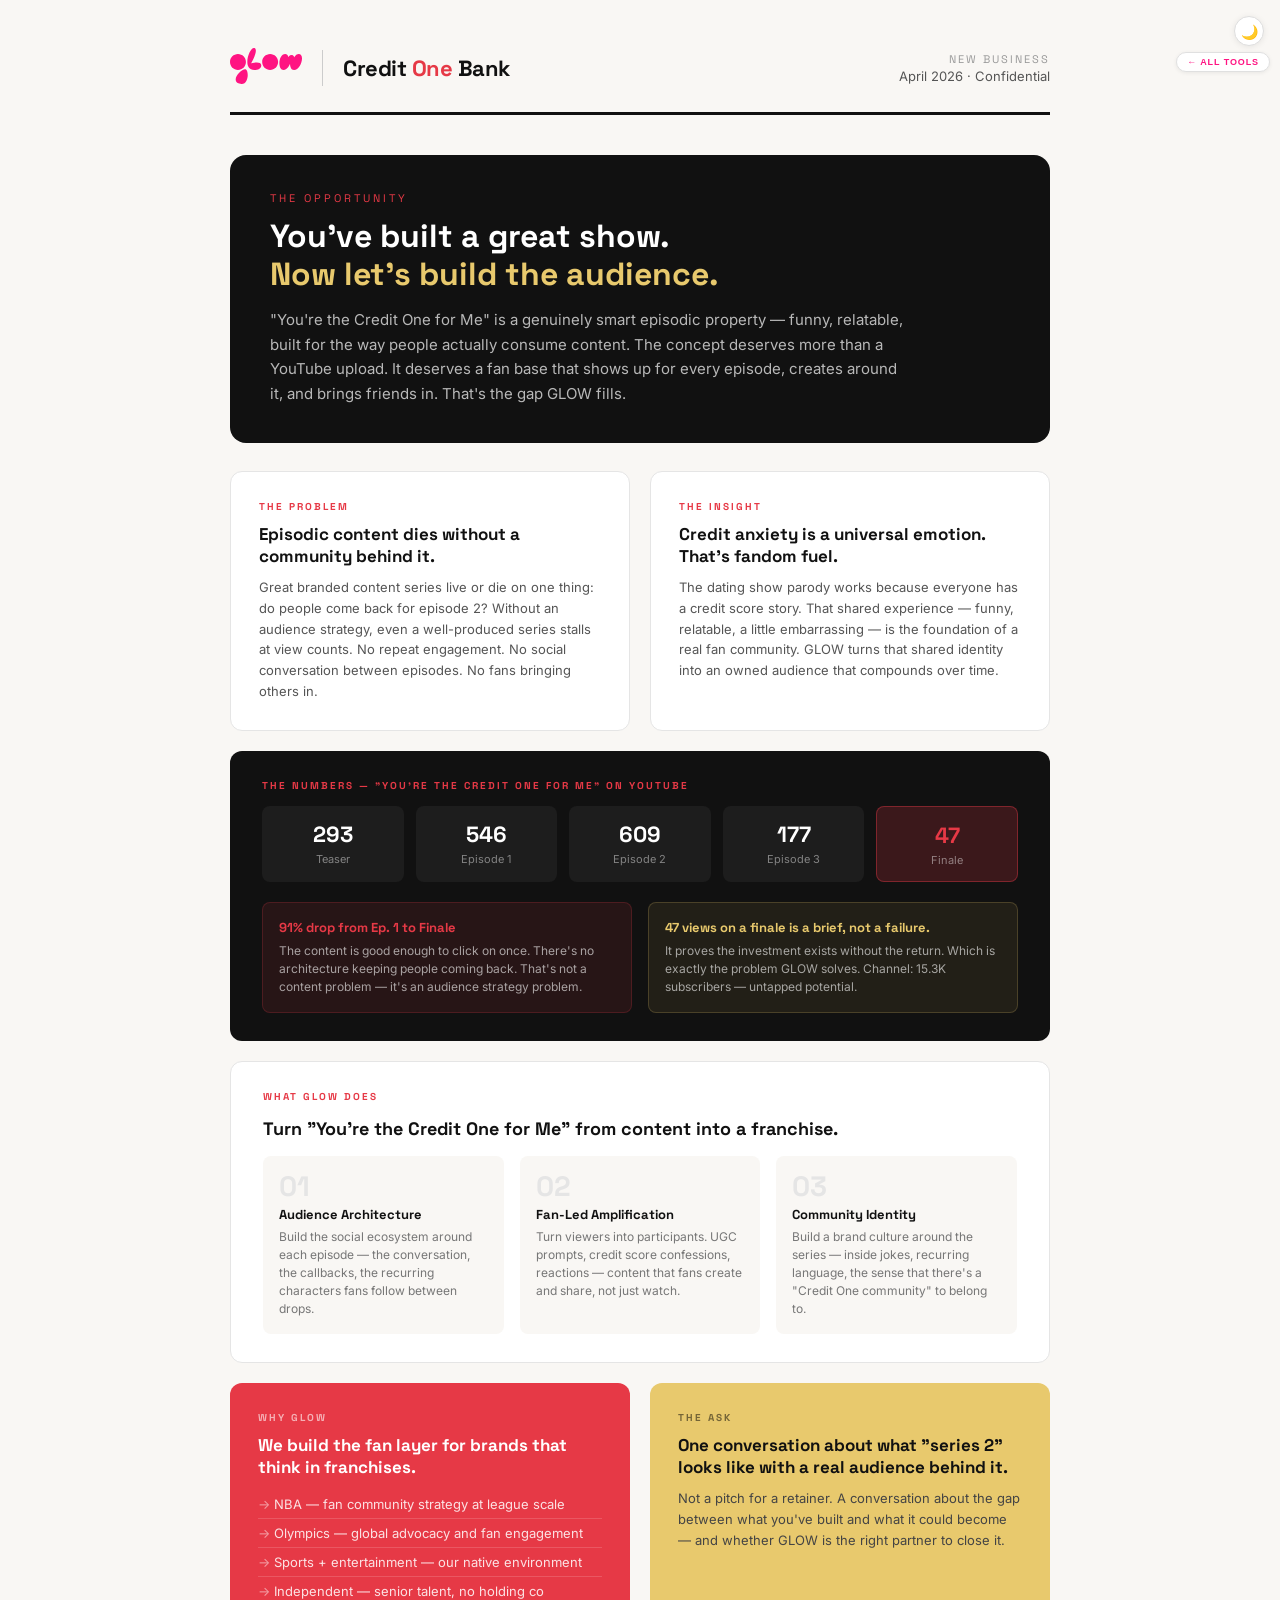
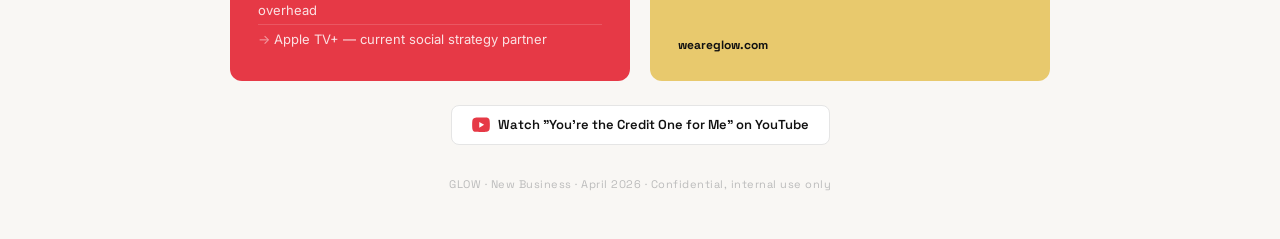
<file: creditone-onepager.html>
<!DOCTYPE html>
<html lang="en">
<head>
<meta charset="UTF-8">
<meta name="viewport" content="width=device-width, initial-scale=1.0">
<title>GLOW x Credit One Bank</title>
<style>
  @import url('https://fonts.googleapis.com/css2?family=Space+Grotesk:wght@400;600;700;800&family=Inter:wght@400;500;600&display=swap');
  *{margin:0;padding:0;box-sizing:border-box;}
  body{font-family:'Inter',sans-serif;background:#f9f7f4;color:#111;min-height:100vh;}
  .page{max-width:900px;margin:0 auto;padding:48px 40px;}

  /* HEADER */
  .header{display:flex;align-items:center;justify-content:space-between;margin-bottom:40px;padding-bottom:24px;border-bottom:3px solid #111;}
  .header-left{display:flex;align-items:center;gap:20px;}
  .logo-glow img{height:36px;width:auto;}
  .header-sep{width:1px;height:36px;background:#ccc;}
  .header-client{font-family:'Space Grotesk',sans-serif;font-size:22px;font-weight:800;letter-spacing:-0.5px;}
  .header-client span{color:#e63946;}
  .header-right{text-align:right;}
  .header-right .label{font-size:11px;letter-spacing:2px;text-transform:uppercase;color:#999;font-family:'Space Grotesk',sans-serif;}
  .header-right .date{font-size:13px;color:#555;margin-top:2px;}

  /* HERO STATEMENT */
  .hero{background:#111;color:white;border-radius:16px;padding:36px 40px;margin-bottom:28px;}
  .hero .eyebrow{font-family:'Space Grotesk',sans-serif;font-size:11px;letter-spacing:3px;text-transform:uppercase;color:#e63946;margin-bottom:12px;}
  .hero h1{font-family:'Space Grotesk',sans-serif;font-size:clamp(22px,3vw,32px);font-weight:800;line-height:1.2;margin-bottom:14px;}
  .hero h1 em{color:#e8c96d;font-style:normal;}
  .hero p{font-size:15px;color:rgba(255,255,255,0.7);line-height:1.65;max-width:640px;}

  /* GRID */
  .grid{display:grid;grid-template-columns:1fr 1fr;gap:20px;margin-bottom:20px;}
  .card{background:white;border-radius:12px;padding:28px;border:1px solid #e5e5e5;}
  .card .card-label{font-family:'Space Grotesk',sans-serif;font-size:10px;letter-spacing:2px;text-transform:uppercase;color:#e63946;font-weight:700;margin-bottom:10px;}
  .card h3{font-family:'Space Grotesk',sans-serif;font-size:17px;font-weight:700;margin-bottom:10px;line-height:1.3;}
  .card p{font-size:13px;color:#555;line-height:1.6;}

  /* WHAT WE'D DO */
  .pitch{background:white;border-radius:12px;padding:28px 32px;border:1px solid #e5e5e5;margin-bottom:20px;}
  .pitch .card-label{font-family:'Space Grotesk',sans-serif;font-size:10px;letter-spacing:2px;text-transform:uppercase;color:#e63946;font-weight:700;margin-bottom:14px;}
  .pitch h3{font-family:'Space Grotesk',sans-serif;font-size:18px;font-weight:700;margin-bottom:16px;}
  .items{display:grid;grid-template-columns:repeat(3,1fr);gap:16px;}
  .item{background:#f9f7f4;border-radius:8px;padding:16px;}
  .item .num{font-family:'Space Grotesk',sans-serif;font-size:28px;font-weight:800;color:#e5e5e5;line-height:1;margin-bottom:6px;}
  .item h4{font-family:'Space Grotesk',sans-serif;font-size:13px;font-weight:700;margin-bottom:5px;}
  .item p{font-size:12px;color:#777;line-height:1.5;}

  /* BOTTOM */
  .bottom{display:grid;grid-template-columns:1fr 1fr;gap:20px;}
  .proof{background:#e63946;color:white;border-radius:12px;padding:28px;}
  .proof .card-label{font-family:'Space Grotesk',sans-serif;font-size:10px;letter-spacing:2px;text-transform:uppercase;color:rgba(255,255,255,0.6);font-weight:700;margin-bottom:10px;}
  .proof h3{font-family:'Space Grotesk',sans-serif;font-size:17px;font-weight:700;margin-bottom:12px;}
  .proof ul{list-style:none;padding:0;}
  .proof li{font-size:13px;color:rgba(255,255,255,0.85);padding:5px 0;border-bottom:1px solid rgba(255,255,255,0.15);line-height:1.4;}
  .proof li:last-child{border:none;}
  .proof li::before{content:'→ ';color:rgba(255,255,255,0.5);}

  .close{background:#e8c96d;border-radius:12px;padding:28px;display:flex;flex-direction:column;justify-content:space-between;}
  .close .card-label{font-family:'Space Grotesk',sans-serif;font-size:10px;letter-spacing:2px;text-transform:uppercase;color:rgba(0,0,0,0.5);font-weight:700;margin-bottom:10px;}
  .close h3{font-family:'Space Grotesk',sans-serif;font-size:17px;font-weight:700;color:#111;margin-bottom:10px;line-height:1.3;}
  .close p{font-size:13px;color:#444;line-height:1.6;}
  .close .url{margin-top:16px;font-family:'Space Grotesk',sans-serif;font-size:12px;font-weight:700;color:#111;}

  /* FOOTER */
  .footer{text-align:center;margin-top:32px;font-size:11px;color:#bbb;font-family:'Space Grotesk',sans-serif;letter-spacing:0.5px;}

  @media(max-width:640px){.grid,.items,.bottom{grid-template-columns:1fr;}.page{padding:28px 20px;}}
  @media print{body{background:white;}*{-webkit-print-color-adjust:exact!important;print-color-adjust:exact!important;}}
</style>
<link rel="stylesheet" href="glow-dark.css">
<script src="glow-theme.js"></script>
</head>
<body>
<div class="page">

  <!-- HEADER -->
  <div class="header">
    <div class="header-left">
      <div class="logo-glow"><img src="glow-logo.svg" alt="GLOW"></div>
      <div class="header-sep"></div>
      <div class="header-client">Credit <span>One</span> Bank</div>
    </div>
    <div class="header-right">
      <div class="label">New Business</div>
      <div class="date">April 2026 · Confidential</div>
    </div>
  </div>

  <!-- HERO -->
  <div class="hero">
    <div class="eyebrow">The Opportunity</div>
    <h1>You've built a great show.<br><em>Now let's build the audience.</em></h1>
    <p>"You're the Credit One for Me" is a genuinely smart episodic property — funny, relatable, built for the way people actually consume content. The concept deserves more than a YouTube upload. It deserves a fan base that shows up for every episode, creates around it, and brings friends in. That's the gap GLOW fills.</p>
  </div>

  <!-- TWO CARDS -->
  <div class="grid">
    <div class="card">
      <div class="card-label">The Problem</div>
      <h3>Episodic content dies without a community behind it.</h3>
      <p>Great branded content series live or die on one thing: do people come back for episode 2? Without an audience strategy, even a well-produced series stalls at view counts. No repeat engagement. No social conversation between episodes. No fans bringing others in.</p>
    </div>
    <div class="card">
      <div class="card-label">The Insight</div>
      <h3>Credit anxiety is a universal emotion. That's fandom fuel.</h3>
      <p>The dating show parody works because everyone has a credit score story. That shared experience — funny, relatable, a little embarrassing — is the foundation of a real fan community. GLOW turns that shared identity into an owned audience that compounds over time.</p>
    </div>
  </div>

  <!-- SOCIAL REALITY -->
  <div style="background:#111;border-radius:12px;padding:28px 32px;margin-bottom:20px;">
    <div style="font-family:'Space Grotesk',sans-serif;font-size:10px;letter-spacing:2px;text-transform:uppercase;color:#e63946;font-weight:700;margin-bottom:14px;">The Numbers — "You're the Credit One for Me" on YouTube</div>
    <div style="display:grid;grid-template-columns:repeat(5,1fr);gap:12px;margin-bottom:20px;">
      <div style="background:rgba(255,255,255,0.05);border-radius:8px;padding:14px;text-align:center;">
        <div style="font-family:'Space Grotesk',sans-serif;font-size:22px;font-weight:800;color:white;">293</div>
        <div style="font-size:11px;color:rgba(255,255,255,0.45);margin-top:4px;">Teaser</div>
      </div>
      <div style="background:rgba(255,255,255,0.05);border-radius:8px;padding:14px;text-align:center;">
        <div style="font-family:'Space Grotesk',sans-serif;font-size:22px;font-weight:800;color:white;">546</div>
        <div style="font-size:11px;color:rgba(255,255,255,0.45);margin-top:4px;">Episode 1</div>
      </div>
      <div style="background:rgba(255,255,255,0.05);border-radius:8px;padding:14px;text-align:center;">
        <div style="font-family:'Space Grotesk',sans-serif;font-size:22px;font-weight:800;color:white;">609</div>
        <div style="font-size:11px;color:rgba(255,255,255,0.45);margin-top:4px;">Episode 2</div>
      </div>
      <div style="background:rgba(255,255,255,0.05);border-radius:8px;padding:14px;text-align:center;">
        <div style="font-family:'Space Grotesk',sans-serif;font-size:22px;font-weight:800;color:white;">177</div>
        <div style="font-size:11px;color:rgba(255,255,255,0.45);margin-top:4px;">Episode 3</div>
      </div>
      <div style="background:rgba(230,57,70,0.2);border:1px solid rgba(230,57,70,0.4);border-radius:8px;padding:14px;text-align:center;">
        <div style="font-family:'Space Grotesk',sans-serif;font-size:22px;font-weight:800;color:#e63946;">47</div>
        <div style="font-size:11px;color:rgba(255,255,255,0.45);margin-top:4px;">Finale</div>
      </div>
    </div>
    <div style="display:grid;grid-template-columns:1fr 1fr;gap:16px;">
      <div style="background:rgba(230,57,70,0.1);border:1px solid rgba(230,57,70,0.2);border-radius:8px;padding:16px;">
        <div style="font-family:'Space Grotesk',sans-serif;font-size:13px;font-weight:700;color:#e63946;margin-bottom:6px;">91% drop from Ep. 1 to Finale</div>
        <div style="font-size:12px;color:rgba(255,255,255,0.6);line-height:1.5;">The content is good enough to click on once. There's no architecture keeping people coming back. That's not a content problem — it's an audience strategy problem.</div>
      </div>
      <div style="background:rgba(232,201,109,0.08);border:1px solid rgba(232,201,109,0.2);border-radius:8px;padding:16px;">
        <div style="font-family:'Space Grotesk',sans-serif;font-size:13px;font-weight:700;color:#e8c96d;margin-bottom:6px;">47 views on a finale is a brief, not a failure.</div>
        <div style="font-size:12px;color:rgba(255,255,255,0.6);line-height:1.5;">It proves the investment exists without the return. Which is exactly the problem GLOW solves. Channel: 15.3K subscribers — untapped potential.</div>
      </div>
    </div>
  </div>

  <!-- WHAT WE'D DO -->
  <div class="pitch">
    <div class="card-label">What GLOW Does</div>
    <h3>Turn "You're the Credit One for Me" from content into a franchise.</h3>
    <div class="items">
      <div class="item">
        <div class="num">01</div>
        <h4>Audience Architecture</h4>
        <p>Build the social ecosystem around each episode — the conversation, the callbacks, the recurring characters fans follow between drops.</p>
      </div>
      <div class="item">
        <div class="num">02</div>
        <h4>Fan-Led Amplification</h4>
        <p>Turn viewers into participants. UGC prompts, credit score confessions, reactions — content that fans create and share, not just watch.</p>
      </div>
      <div class="item">
        <div class="num">03</div>
        <h4>Community Identity</h4>
        <p>Build a brand culture around the series — inside jokes, recurring language, the sense that there's a "Credit One community" to belong to.</p>
      </div>
    </div>
  </div>

  <!-- BOTTOM ROW -->
  <div class="bottom">
    <div class="proof">
      <div class="card-label">Why GLOW</div>
      <h3>We build the fan layer for brands that think in franchises.</h3>
      <ul>
        <li>NBA — fan community strategy at league scale</li>
        <li>Olympics — global advocacy and fan engagement</li>
        <li>Sports + entertainment — our native environment</li>
        <li>Independent — senior talent, no holding co overhead</li>
        <li>Apple TV+ — current social strategy partner</li>
      </ul>
    </div>
    <div class="close">
      <div>
        <div class="card-label">The Ask</div>
        <h3>One conversation about what "series 2" looks like with a real audience behind it.</h3>
        <p>Not a pitch for a retainer. A conversation about the gap between what you've built and what it could become — and whether GLOW is the right partner to close it.</p>
      </div>
      <div class="url">weareglow.com</div>
    </div>
  </div>

  <div style="text-align:center;margin-top:24px;margin-bottom:8px;">
    <a href="https://www.youtube.com/@creditonebank" target="_blank" style="display:inline-flex;align-items:center;gap:8px;background:white;border:1px solid #e5e5e5;border-radius:8px;padding:10px 20px;text-decoration:none;color:#111;font-family:'Space Grotesk',sans-serif;font-size:13px;font-weight:600;">
      <svg width="18" height="18" viewBox="0 0 24 24" fill="#e63946" xmlns="http://www.w3.org/2000/svg"><path d="M23.5 6.2s-.3-2-1.2-2.8c-1.1-1.2-2.4-1.2-3-1.3C16.8 2 12 2 12 2s-4.8 0-7.3.2c-.6.1-1.9.1-3 1.3C.8 4.3.5 6.2.5 6.2S.2 8.4.2 10.6v2.1c0 2.2.3 4.4.3 4.4s.3 2 1.2 2.8c1.1 1.2 2.6 1.1 3.3 1.2C7.2 21.3 12 21.3 12 21.3s4.8 0 7.3-.3c.6-.1 1.9-.1 3-1.3.9-.8 1.2-2.8 1.2-2.8s.3-2.2.3-4.4v-2.1C23.8 8.4 23.5 6.2 23.5 6.2zM9.7 15.5V8l6.5 3.8-6.5 3.7z"/></svg>
      Watch "You're the Credit One for Me" on YouTube
    </a>
  </div>
  <div class="footer">GLOW · New Business · April 2026 · Confidential, internal use only</div>

</div>
</body>
</html>
</file>
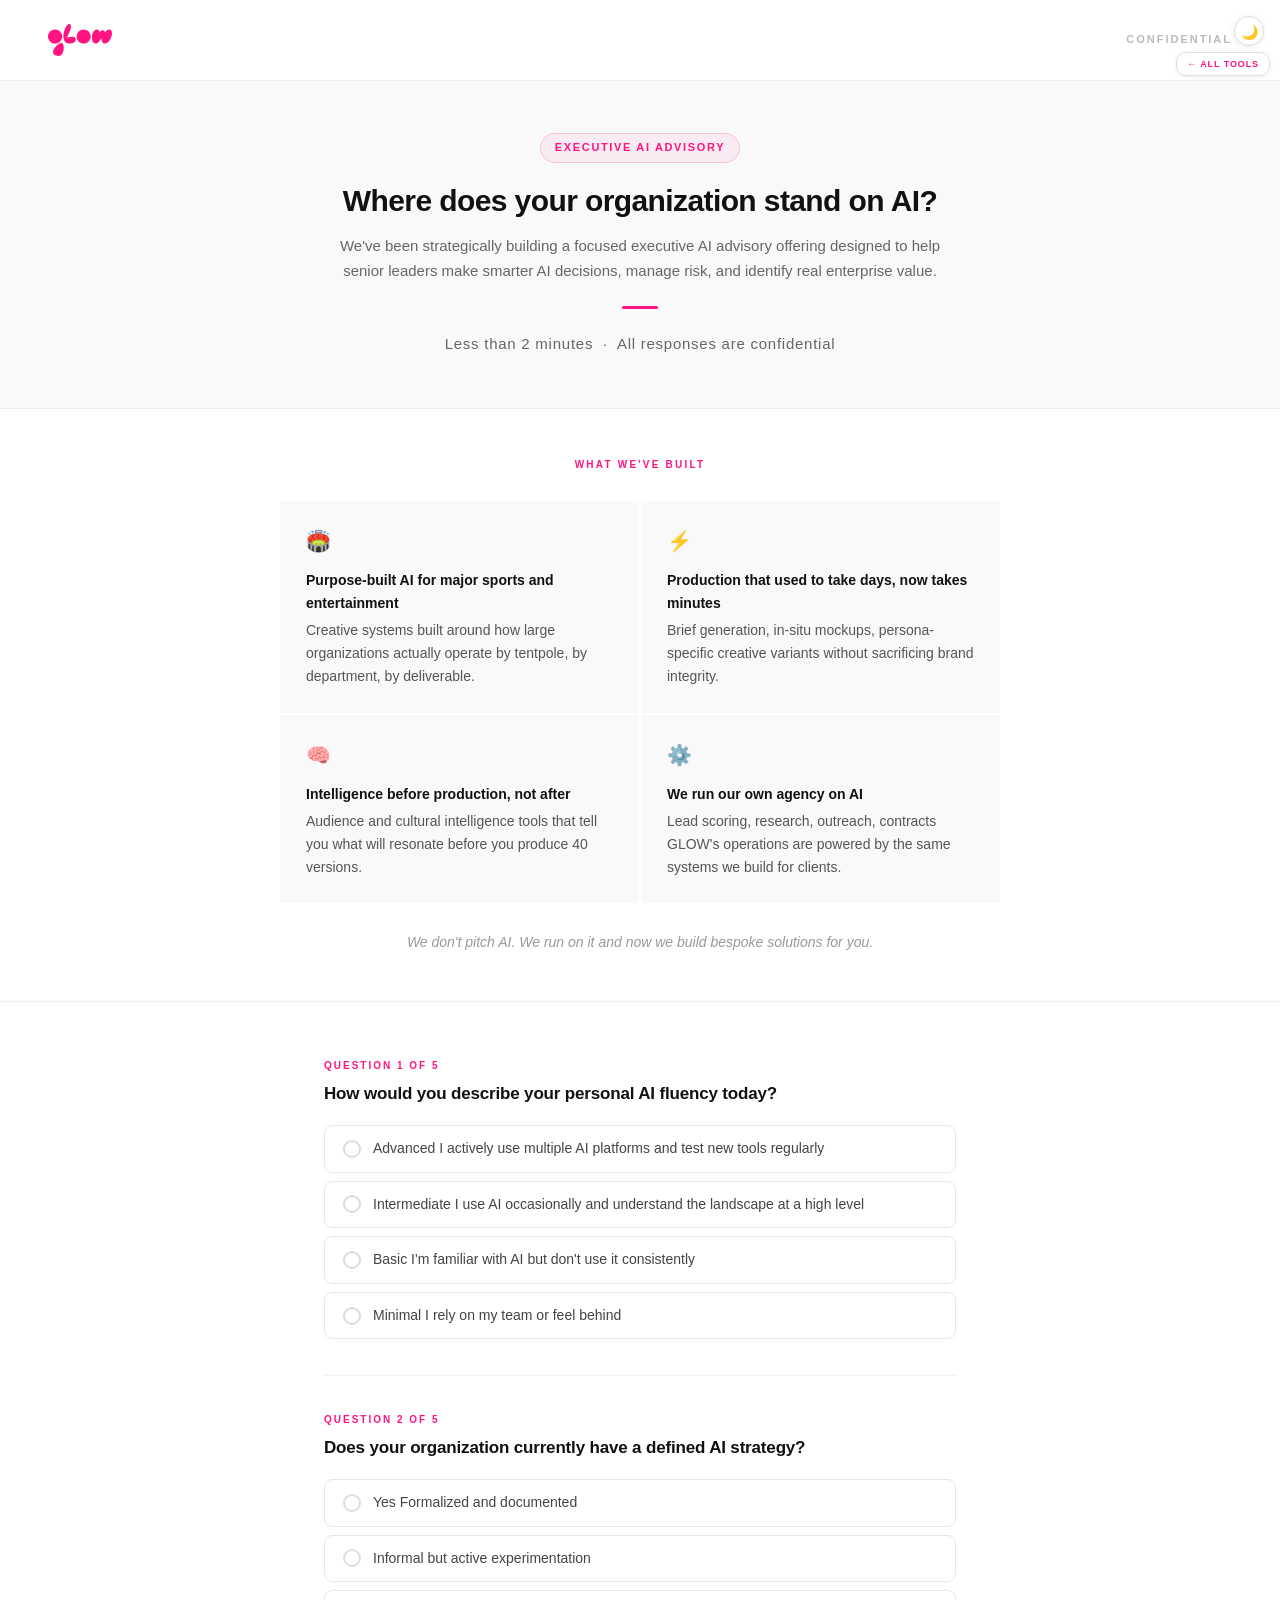
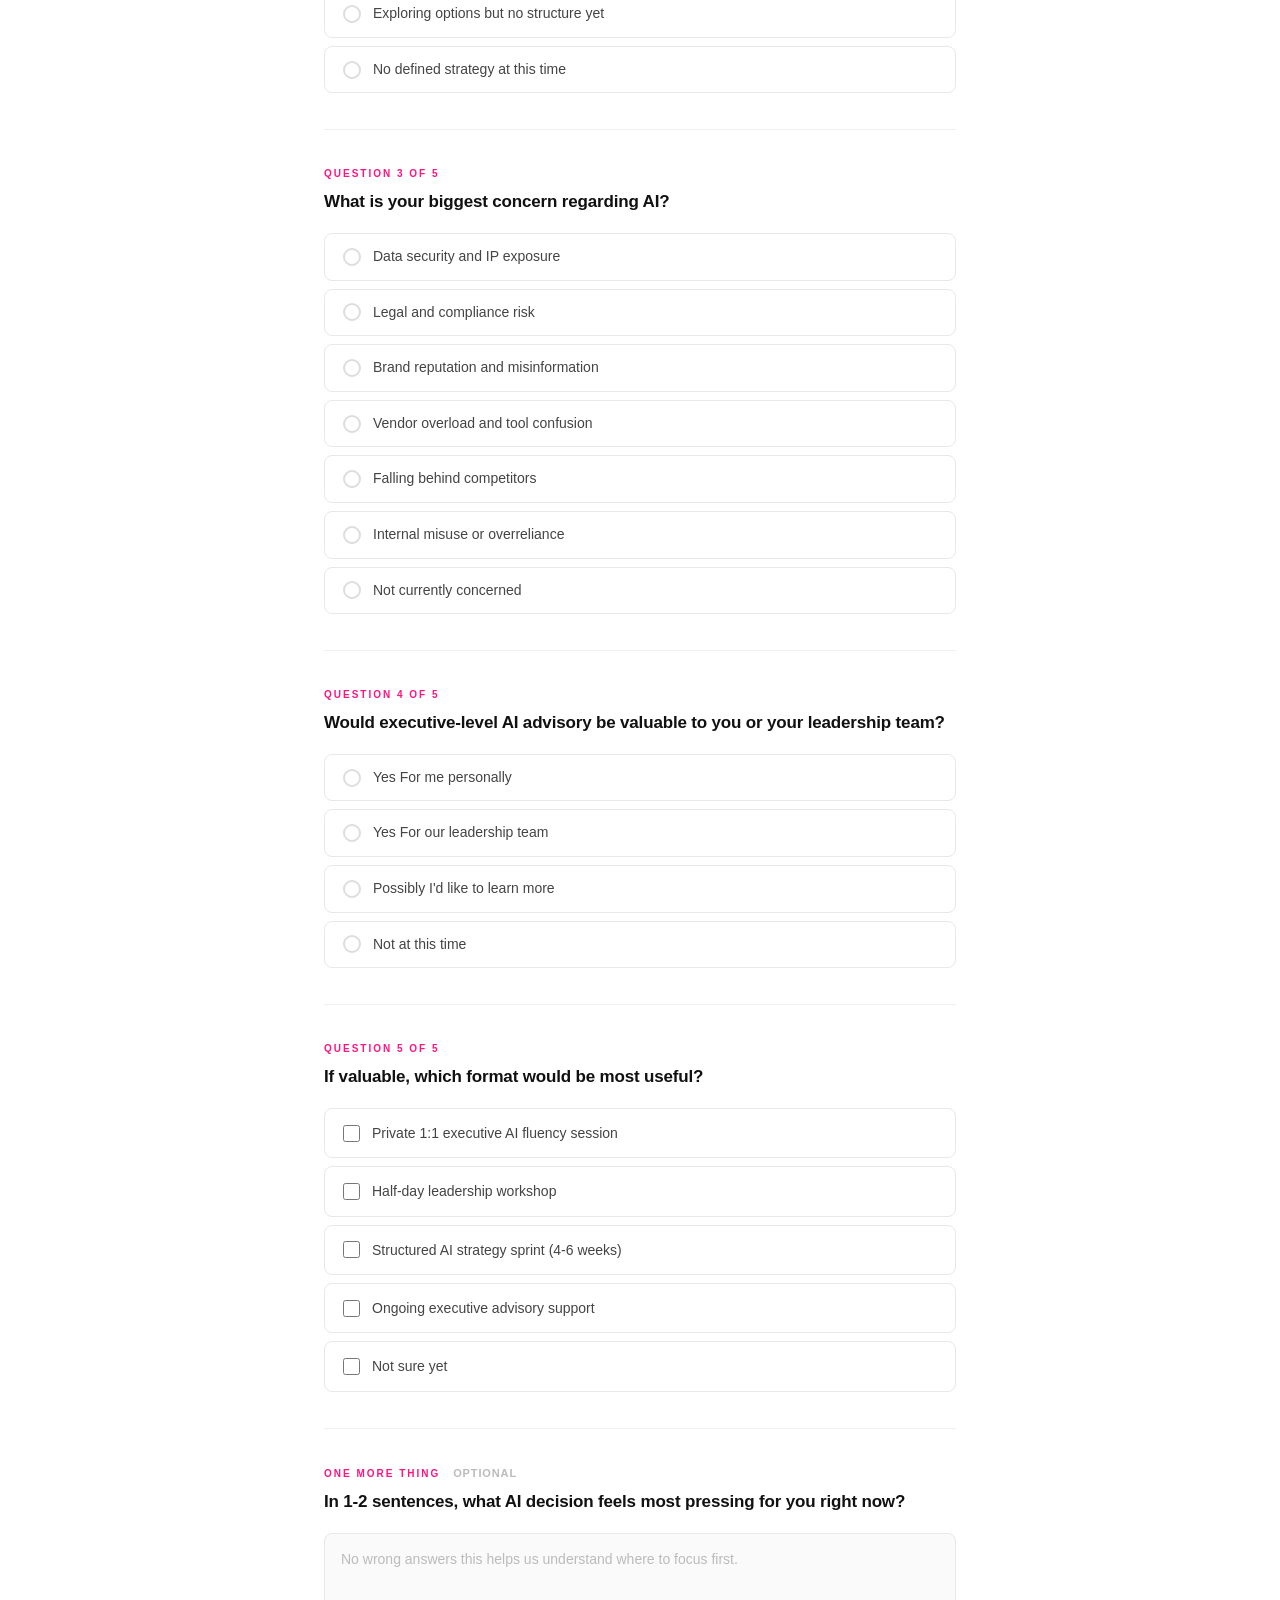
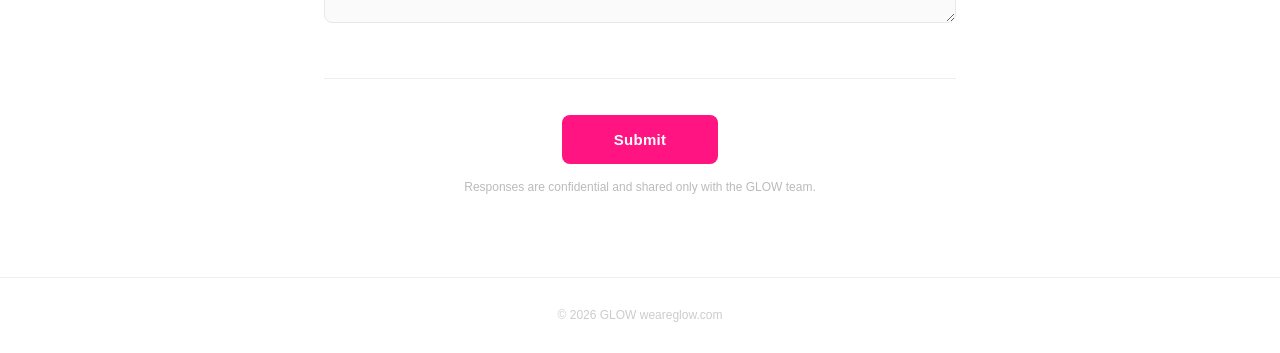
<file: glow-ai-advisory-survey.html>
<!DOCTYPE html>
<html lang="en">
<head>
  <meta charset="UTF-8" />
  <meta name="viewport" content="width=device-width, initial-scale=1.0" />
  <title>GLOW Executive AI Readiness Survey</title>
  <style>
    * { box-sizing: border-box; margin: 0; padding: 0; }

    body {
      background: #fff;
      color: #111;
      font-family: 'Helvetica Neue', Helvetica, Arial, sans-serif;
      font-size: 15px;
      line-height: 1.6;
    }

    /* Header */
    header {
      background: #fff;
      border-bottom: 1px solid #eee;
      padding: 24px 48px;
      display: flex;
      align-items: center;
      justify-content: space-between;
    }

    header img {
      height: 32px;
      width: auto;
    }

    .header-label {
      font-size: 11px;
      letter-spacing: 0.18em;
      text-transform: uppercase;
      color: #bbb;
      font-weight: 600;
    }

    /* Hero */
    .hero {
      background: #f9f9f9;
      border-bottom: 1px solid #eee;
      padding: 52px 48px;
      text-align: center;
    }

    .hero-inner {
      max-width: 640px;
      margin: 0 auto;
    }

    .hero-pill {
      display: inline-block;
      background: #ff14820f;
      border: 1px solid #ff148230;
      color: #ff1482;
      font-size: 11px;
      font-weight: 700;
      letter-spacing: 0.15em;
      text-transform: uppercase;
      padding: 5px 14px;
      border-radius: 20px;
      margin-bottom: 20px;
    }

    .hero h1 {
      font-size: 30px;
      font-weight: 700;
      color: #111;
      margin-bottom: 14px;
      letter-spacing: -0.02em;
      line-height: 1.2;
    }

    .hero p {
      font-size: 15px;
      color: #666;
      line-height: 1.7;
      margin-top: 12px;
    }

    .hero-divider {
      width: 36px;
      height: 3px;
      background: #ff1482;
      margin: 22px auto;
      border-radius: 2px;
    }

    .hero-meta {
      font-size: 13px;
      color: #bbb;
      letter-spacing: 0.05em;
    }

    /* Creds block */
    .creds {
      background: #fff;
      border-bottom: 1px solid #eee;
      padding: 48px;
    }

    .creds-inner {
      max-width: 720px;
      margin: 0 auto;
    }

    .creds-label {
      font-size: 10px;
      font-weight: 700;
      letter-spacing: 0.22em;
      text-transform: uppercase;
      color: #ff1482;
      margin-bottom: 28px;
      text-align: center;
    }

    .creds-grid {
      display: grid;
      grid-template-columns: 1fr 1fr;
      gap: 2px;
    }

    .cred-card {
      background: #f9f9f9;
      padding: 24px 26px;
    }

    .cred-icon {
      font-size: 20px;
      margin-bottom: 12px;
    }

    .cred-card p {
      font-size: 14px;
      color: #555;
      line-height: 1.65;
    }

    .cred-card p strong {
      color: #111;
      font-weight: 600;
      display: block;
      margin-bottom: 4px;
      font-size: 14px;
    }

    .creds-footer {
      text-align: center;
      margin-top: 28px;
      font-size: 14px;
      color: #999;
      font-style: italic;
    }

    @media (max-width: 600px) {
      .creds { padding: 36px 24px; }
      .creds-grid { grid-template-columns: 1fr; }
    }

    /* Survey container */
    .survey-wrap {
      max-width: 680px;
      margin: 0 auto;
      padding: 56px 24px 80px;
    }

    /* Question card */
    .question {
      margin-bottom: 36px;
    }

    .q-number {
      font-size: 10px;
      font-weight: 700;
      letter-spacing: 0.2em;
      text-transform: uppercase;
      color: #ff1482;
      margin-bottom: 8px;
    }

    .q-text {
      font-size: 17px;
      font-weight: 600;
      color: #111;
      margin-bottom: 18px;
      line-height: 1.45;
      letter-spacing: -0.01em;
    }

    /* Radio options vertical list */
    .radio-options {
      display: flex;
      flex-direction: column;
      gap: 8px;
    }

    .radio-options label {
      display: flex;
      align-items: center;
      gap: 12px;
      padding: 13px 18px;
      border: 1.5px solid #e8e8e8;
      border-radius: 8px;
      cursor: pointer;
      font-size: 14px;
      color: #444;
      transition: all 0.15s;
      line-height: 1.4;
    }

    .radio-options label:hover {
      border-color: #ff1482;
      color: #111;
      background: #fff5fa;
    }

    .radio-options input[type="radio"] {
      display: none;
    }

    .radio-options input[type="radio"]:checked + .radio-label {
      color: #111;
      font-weight: 600;
    }

    .radio-options label:has(input:checked) {
      border-color: #ff1482;
      background: #fff0f7;
      color: #111;
    }

    .radio-dot {
      width: 18px;
      height: 18px;
      border-radius: 50%;
      border: 2px solid #ddd;
      flex-shrink: 0;
      display: flex;
      align-items: center;
      justify-content: center;
      transition: all 0.15s;
    }

    .radio-options label:has(input:checked) .radio-dot {
      border-color: #ff1482;
      background: #ff1482;
    }

    .radio-options label:has(input:checked) .radio-dot::after {
      content: '';
      width: 7px;
      height: 7px;
      border-radius: 50%;
      background: #fff;
    }

    /* Checkbox options */
    .check-options {
      display: flex;
      flex-direction: column;
      gap: 8px;
    }

    .check-options label {
      display: flex;
      align-items: center;
      gap: 12px;
      padding: 13px 18px;
      border: 1.5px solid #e8e8e8;
      border-radius: 8px;
      cursor: pointer;
      font-size: 14px;
      color: #444;
      transition: all 0.15s;
    }

    .check-options label:hover {
      border-color: #ff1482;
      color: #111;
      background: #fff5fa;
    }

    .check-options label:has(input:checked) {
      border-color: #ff1482;
      background: #fff0f7;
      color: #111;
      font-weight: 600;
    }

    .check-options input[type="checkbox"] {
      accent-color: #ff1482;
      width: 17px;
      height: 17px;
      flex-shrink: 0;
    }

    /* Divider between questions */
    .q-divider {
      border: none;
      border-top: 1px solid #f0f0f0;
      margin: 36px 0;
    }

    /* Open text */
    .open-text {
      width: 100%;
      background: #fafafa;
      border: 1.5px solid #e8e8e8;
      border-radius: 8px;
      color: #111;
      font-size: 14px;
      padding: 14px 16px;
      resize: vertical;
      min-height: 90px;
      font-family: inherit;
      transition: border-color 0.15s;
      outline: none;
      line-height: 1.6;
    }

    .open-text:focus {
      border-color: #ff1482;
      background: #fff;
    }

    .open-text::placeholder {
      color: #bbb;
    }

    .optional-label {
      font-size: 11px;
      color: #bbb;
      letter-spacing: 0.08em;
      text-transform: uppercase;
      font-weight: 600;
      margin-left: 8px;
    }

    /* Submit */
    .submit-wrap {
      text-align: center;
      margin-top: 48px;
      padding-top: 36px;
      border-top: 1px solid #eee;
    }

    .submit-btn {
      background: #ff1482;
      color: #fff;
      border: none;
      padding: 16px 52px;
      font-size: 15px;
      font-weight: 700;
      border-radius: 8px;
      cursor: pointer;
      letter-spacing: 0.02em;
      transition: background 0.15s;
    }

    .submit-btn:hover {
      background: #d9106d;
    }

    .submit-note {
      margin-top: 14px;
      font-size: 12px;
      color: #bbb;
    }

    /* Thank you */
    #thank-you {
      display: none;
      text-align: center;
      padding: 100px 24px;
      max-width: 560px;
      margin: 0 auto;
    }

    #thank-you .check-icon {
      font-size: 42px;
      margin-bottom: 24px;
    }

    #thank-you h2 {
      font-size: 26px;
      font-weight: 700;
      color: #111;
      margin-bottom: 14px;
      letter-spacing: -0.02em;
    }

    #thank-you p {
      color: #777;
      line-height: 1.7;
      font-size: 15px;
    }

    /* Footer */
    footer {
      text-align: center;
      padding: 28px;
      font-size: 12px;
      color: #ccc;
      border-top: 1px solid #eee;
    }

    @media (max-width: 600px) {
      header { padding: 20px 24px; }
      .hero { padding: 40px 24px; }
      .hero-quote p { font-size: 18px; }
    }
  </style>
<link rel="stylesheet" href="glow-dark.css">
<script src="glow-theme.js"></script>
</head>
<body>

  <!-- Header -->
  <header>
    <img src="glow-logo.svg" alt="GLOW" />
    <span class="header-label">Confidential</span>
  </header>

  <!-- Hero -->
  <div class="hero">
    <div class="hero-inner">
      <div class="hero-pill">Executive AI Advisory</div>
      <h1>Where does your organization stand on AI?</h1>
      <p>We've been strategically building a focused executive AI advisory offering designed to help senior leaders make smarter AI decisions, manage risk, and identify real enterprise value.</p>
      <div class="hero-divider"></div>
      <p class="hero-meta">Less than 2 minutes &nbsp;·&nbsp; All responses are confidential</p>
    </div>
  </div>

  <!-- Creds -->
  <div class="creds">
    <div class="creds-inner">
      <div class="creds-label">What We've Built</div>
      <div class="creds-grid">

        <div class="cred-card">
          <div class="cred-icon">🏟️</div>
          <p>
            <strong>Purpose-built AI for major sports and entertainment</strong>
            Creative systems built around how large organizations actually operate by tentpole, by department, by deliverable.
          </p>
        </div>

        <div class="cred-card">
          <div class="cred-icon">⚡</div>
          <p>
            <strong>Production that used to take days, now takes minutes</strong>
            Brief generation, in-situ mockups, persona-specific creative variants without sacrificing brand integrity.
          </p>
        </div>

        <div class="cred-card">
          <div class="cred-icon">🧠</div>
          <p>
            <strong>Intelligence before production, not after</strong>
            Audience and cultural intelligence tools that tell you what will resonate before you produce 40 versions.
          </p>
        </div>

        <div class="cred-card">
          <div class="cred-icon">⚙️</div>
          <p>
            <strong>We run our own agency on AI</strong>
            Lead scoring, research, outreach, contracts GLOW's operations are powered by the same systems we build for clients.
          </p>
        </div>

      </div>
      <div class="creds-footer">We don't pitch AI. We run on it and now we build bespoke solutions for you.</div>
    </div>
  </div>

  <!-- Survey -->
  <div class="survey-wrap">

    <form id="survey-form">

      <!-- Q1 -->
      <div class="question">
        <div class="q-number">Question 1 of 5</div>
        <div class="q-text">How would you describe your personal AI fluency today?</div>
        <div class="radio-options">
          <label>
            <input type="radio" name="q1" value="advanced" required />
            <div class="radio-dot"></div>
            <span class="radio-label">Advanced I actively use multiple AI platforms and test new tools regularly</span>
          </label>
          <label>
            <input type="radio" name="q1" value="intermediate" />
            <div class="radio-dot"></div>
            <span class="radio-label">Intermediate I use AI occasionally and understand the landscape at a high level</span>
          </label>
          <label>
            <input type="radio" name="q1" value="basic" />
            <div class="radio-dot"></div>
            <span class="radio-label">Basic I'm familiar with AI but don't use it consistently</span>
          </label>
          <label>
            <input type="radio" name="q1" value="minimal" />
            <div class="radio-dot"></div>
            <span class="radio-label">Minimal I rely on my team or feel behind</span>
          </label>
        </div>
      </div>

      <hr class="q-divider" />

      <!-- Q2 -->
      <div class="question">
        <div class="q-number">Question 2 of 5</div>
        <div class="q-text">Does your organization currently have a defined AI strategy?</div>
        <div class="radio-options">
          <label>
            <input type="radio" name="q2" value="formalized" required />
            <div class="radio-dot"></div>
            <span class="radio-label">Yes Formalized and documented</span>
          </label>
          <label>
            <input type="radio" name="q2" value="informal" />
            <div class="radio-dot"></div>
            <span class="radio-label">Informal but active experimentation</span>
          </label>
          <label>
            <input type="radio" name="q2" value="exploring" />
            <div class="radio-dot"></div>
            <span class="radio-label">Exploring options but no structure yet</span>
          </label>
          <label>
            <input type="radio" name="q2" value="none" />
            <div class="radio-dot"></div>
            <span class="radio-label">No defined strategy at this time</span>
          </label>
        </div>
      </div>

      <hr class="q-divider" />

      <!-- Q3 -->
      <div class="question">
        <div class="q-number">Question 3 of 5</div>
        <div class="q-text">What is your biggest concern regarding AI?</div>
        <div class="radio-options">
          <label>
            <input type="radio" name="q3" value="data_security" required />
            <div class="radio-dot"></div>
            <span class="radio-label">Data security and IP exposure</span>
          </label>
          <label>
            <input type="radio" name="q3" value="legal" />
            <div class="radio-dot"></div>
            <span class="radio-label">Legal and compliance risk</span>
          </label>
          <label>
            <input type="radio" name="q3" value="brand" />
            <div class="radio-dot"></div>
            <span class="radio-label">Brand reputation and misinformation</span>
          </label>
          <label>
            <input type="radio" name="q3" value="vendor" />
            <div class="radio-dot"></div>
            <span class="radio-label">Vendor overload and tool confusion</span>
          </label>
          <label>
            <input type="radio" name="q3" value="competitors" />
            <div class="radio-dot"></div>
            <span class="radio-label">Falling behind competitors</span>
          </label>
          <label>
            <input type="radio" name="q3" value="misuse" />
            <div class="radio-dot"></div>
            <span class="radio-label">Internal misuse or overreliance</span>
          </label>
          <label>
            <input type="radio" name="q3" value="not_concerned" />
            <div class="radio-dot"></div>
            <span class="radio-label">Not currently concerned</span>
          </label>
        </div>
      </div>

      <hr class="q-divider" />

      <!-- Q4 -->
      <div class="question">
        <div class="q-number">Question 4 of 5</div>
        <div class="q-text">Would executive-level AI advisory be valuable to you or your leadership team?</div>
        <div class="radio-options">
          <label>
            <input type="radio" name="q4" value="yes_me" required />
            <div class="radio-dot"></div>
            <span class="radio-label">Yes For me personally</span>
          </label>
          <label>
            <input type="radio" name="q4" value="yes_team" />
            <div class="radio-dot"></div>
            <span class="radio-label">Yes For our leadership team</span>
          </label>
          <label>
            <input type="radio" name="q4" value="possibly" />
            <div class="radio-dot"></div>
            <span class="radio-label">Possibly I'd like to learn more</span>
          </label>
          <label>
            <input type="radio" name="q4" value="not_now" />
            <div class="radio-dot"></div>
            <span class="radio-label">Not at this time</span>
          </label>
        </div>
      </div>

      <hr class="q-divider" />

      <!-- Q5 -->
      <div class="question">
        <div class="q-number">Question 5 of 5</div>
        <div class="q-text">If valuable, which format would be most useful?</div>
        <div class="check-options">
          <label><input type="checkbox" name="q5" value="1on1" /><span>Private 1:1 executive AI fluency session</span></label>
          <label><input type="checkbox" name="q5" value="workshop" /><span>Half-day leadership workshop</span></label>
          <label><input type="checkbox" name="q5" value="sprint" /><span>Structured AI strategy sprint (4-6 weeks)</span></label>
          <label><input type="checkbox" name="q5" value="ongoing" /><span>Ongoing executive advisory support</span></label>
          <label><input type="checkbox" name="q5" value="not_sure" /><span>Not sure yet</span></label>
        </div>
      </div>

      <hr class="q-divider" />

      <!-- Optional -->
      <div class="question">
        <div class="q-number">One more thing <span class="optional-label">Optional</span></div>
        <div class="q-text">In 1-2 sentences, what AI decision feels most pressing for you right now?</div>
        <textarea class="open-text" name="q6" placeholder="No wrong answers this helps us understand where to focus first."></textarea>
      </div>

      <div class="submit-wrap">
        <button type="submit" class="submit-btn">Submit</button>
        <div class="submit-note">Responses are confidential and shared only with the GLOW team.</div>
      </div>

    </form>

    <div id="thank-you">
      <div class="check-icon">🙏</div>
      <h2>Thank you.</h2>
      <p>We'll follow up directly. In the meantime, if anything comes to mind you know where to find us.</p>
    </div>

  </div>

  <footer>
    &copy; 2026 GLOW weareglow.com
  </footer>

  <script>
    document.getElementById('survey-form').addEventListener('submit', function(e) {
      e.preventDefault();
      document.getElementById('survey-form').style.display = 'none';
      document.getElementById('thank-you').style.display = 'block';
      window.scrollTo({ top: 0, behavior: 'smooth' });
    });
  </script>

</body>
</html>
</file>
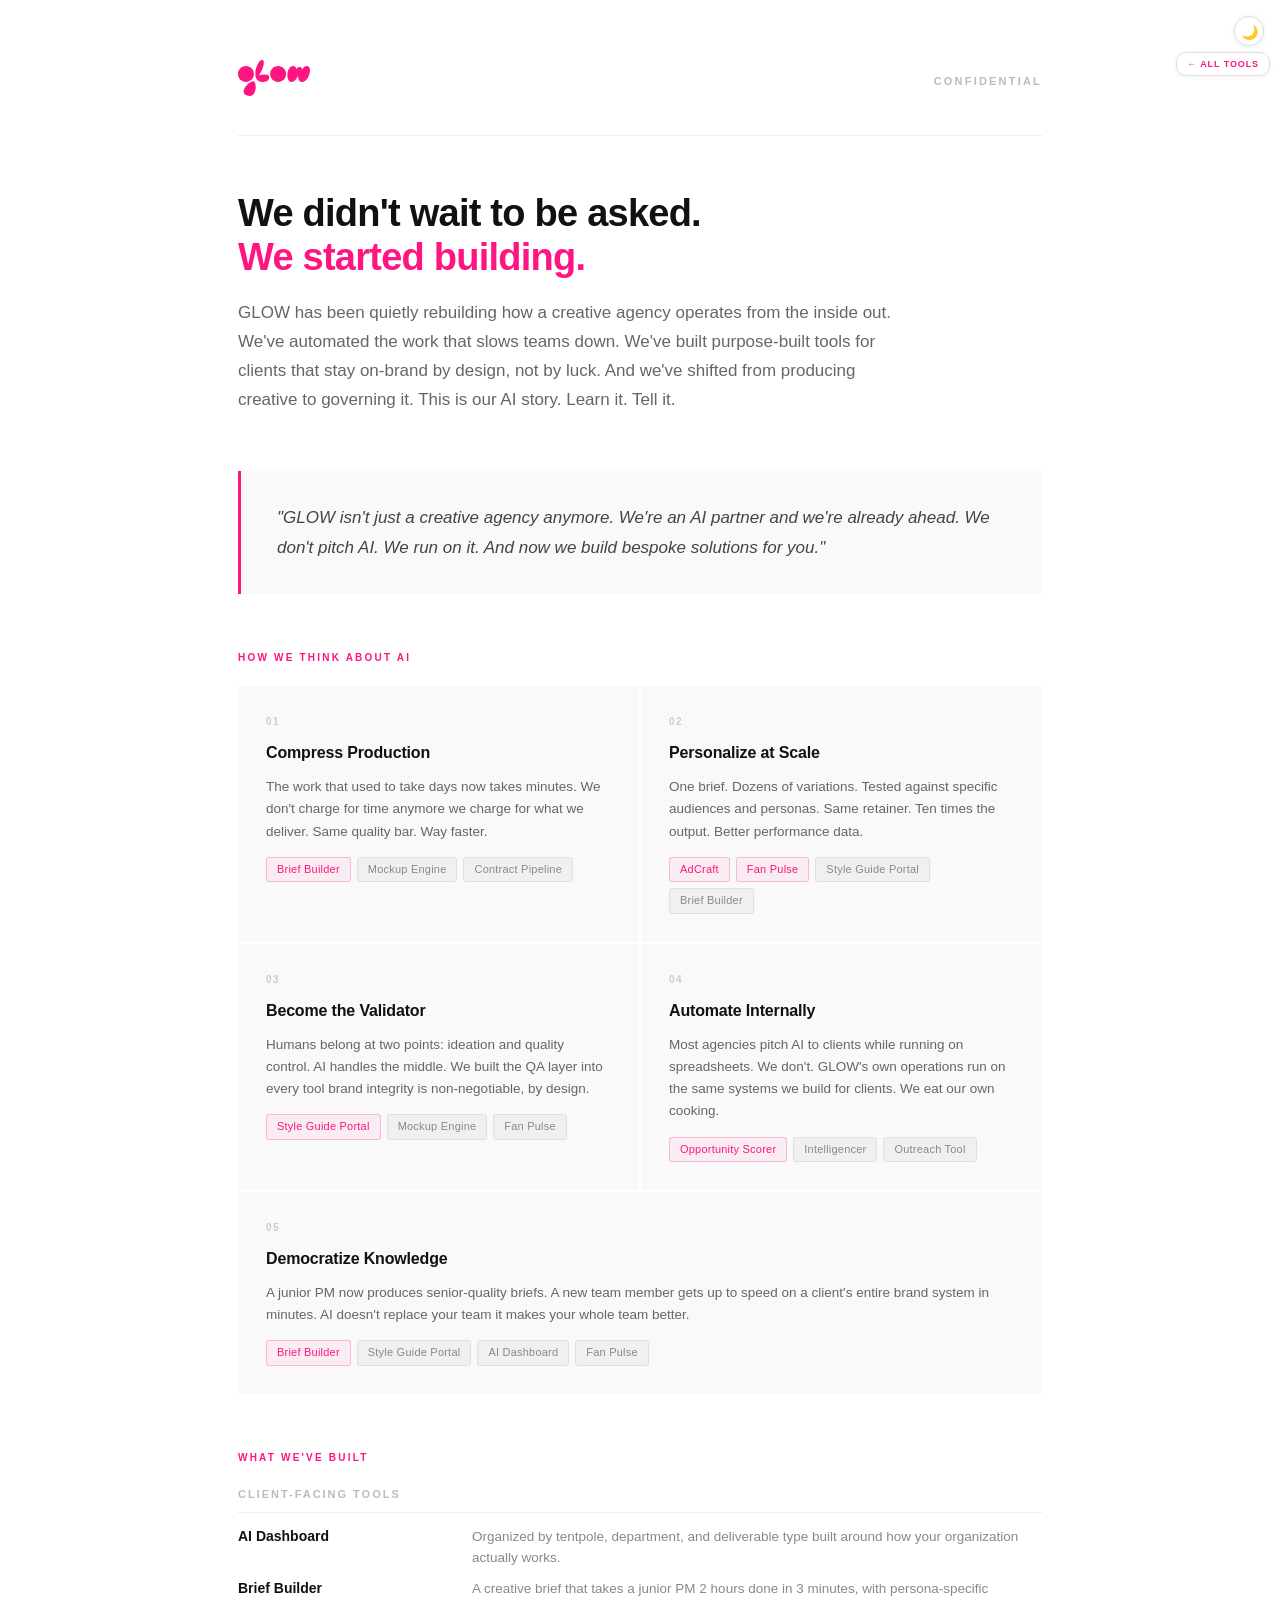
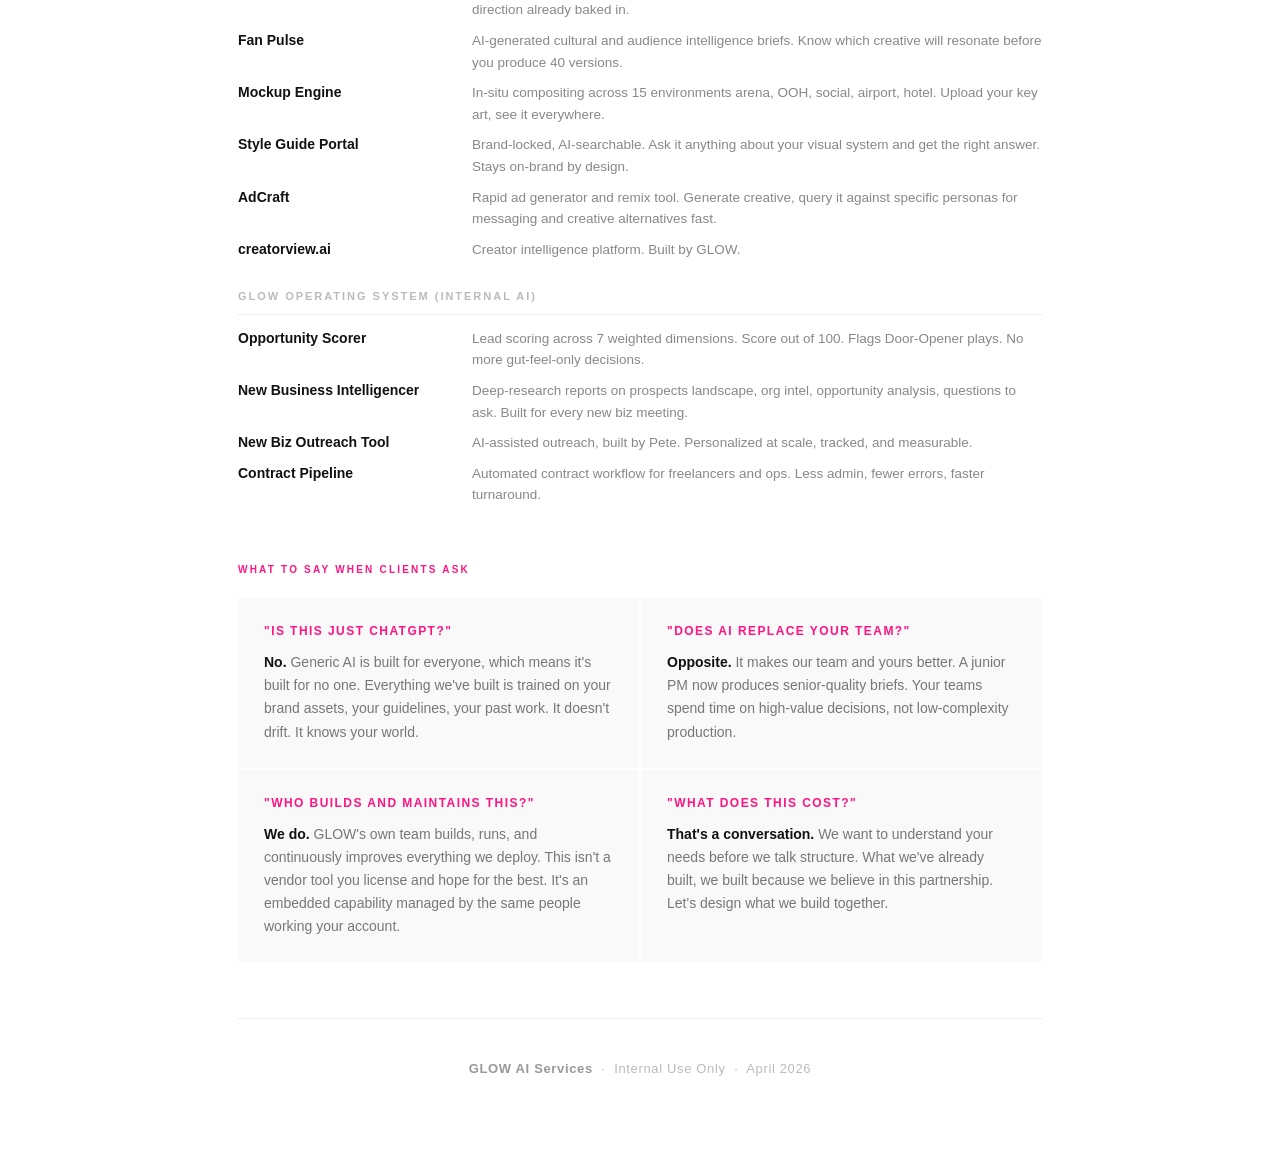
<file: glow-ai-services-onepager.html>
<!DOCTYPE html>
<html lang="en">
<head>
  <meta charset="UTF-8" />
  <meta name="viewport" content="width=device-width, initial-scale=1.0" />
  <title>GLOW AI Services</title>
  <style>
    * { margin: 0; padding: 0; box-sizing: border-box; }

    body {
      background: #fff;
      color: #111;
      font-family: 'Helvetica Neue', Helvetica, Arial, sans-serif;
      font-size: 15px;
      line-height: 1.6;
    }

    .page {
      max-width: 900px;
      margin: 0 auto;
      padding: 60px 48px 80px;
    }

    /* Header */
    .header {
      display: flex;
      align-items: center;
      justify-content: space-between;
      margin-bottom: 56px;
      padding-bottom: 32px;
      border-bottom: 1px solid #eee;
    }

    .logo img {
      height: 36px;
      width: auto;
    }

    .header-label {
      font-size: 11px;
      letter-spacing: 0.2em;
      text-transform: uppercase;
      color: #bbb;
      font-weight: 600;
    }

    /* Hero */
    .hero {
      margin-bottom: 56px;
    }

    .hero h1 {
      font-size: 38px;
      font-weight: 700;
      line-height: 1.15;
      letter-spacing: -0.02em;
      margin-bottom: 20px;
      color: #111;
    }

    .hero h1 span {
      color: #ff1482;
    }

    .hero p {
      font-size: 17px;
      color: #666;
      max-width: 680px;
      line-height: 1.7;
    }

    /* Section titles */
    .section-label {
      font-size: 10px;
      letter-spacing: 0.22em;
      text-transform: uppercase;
      color: #ff1482;
      font-weight: 700;
      margin-bottom: 20px;
    }

    /* Pillars */
    .pillars {
      margin-bottom: 56px;
    }

    .pillars-grid {
      display: grid;
      grid-template-columns: 1fr 1fr;
      gap: 2px;
    }

    .pillar {
      background: #f9f9f9;
      padding: 28px;
      position: relative;
    }

    .pillar:hover {
      background: #f5f5f5;
    }

    .pillar-number {
      font-size: 10px;
      letter-spacing: 0.15em;
      color: #ccc;
      font-weight: 600;
      margin-bottom: 10px;
      text-transform: uppercase;
    }

    .pillar h3 {
      font-size: 16px;
      font-weight: 700;
      color: #111;
      margin-bottom: 10px;
      letter-spacing: -0.01em;
    }

    .pillar p {
      font-size: 13.5px;
      color: #666;
      line-height: 1.65;
      margin-bottom: 14px;
    }

    .pillar-tools {
      display: flex;
      flex-wrap: wrap;
      gap: 6px;
    }

    .tool-tag {
      font-size: 11px;
      background: #f0f0f0;
      border: 1px solid #e0e0e0;
      color: #888;
      padding: 3px 10px;
      border-radius: 3px;
      letter-spacing: 0.02em;
    }

    .tool-tag.pink {
      border-color: #ff148240;
      color: #ff1482;
      background: #ff14820d;
    }

    /* Story block */
    .story {
      background: #f9f9f9;
      border-left: 3px solid #ff1482;
      padding: 32px 36px;
      margin-bottom: 56px;
    }

    .story p {
      font-size: 17px;
      color: #444;
      line-height: 1.75;
      font-style: italic;
    }

    /* Tools inventory */
    .tools-section {
      margin-bottom: 56px;
    }

    .tools-group {
      margin-bottom: 28px;
    }

    .tools-group-label {
      font-size: 11px;
      letter-spacing: 0.18em;
      text-transform: uppercase;
      color: #bbb;
      font-weight: 600;
      margin-bottom: 12px;
      padding-bottom: 8px;
      border-bottom: 1px solid #eee;
    }

    .tools-list {
      display: flex;
      flex-direction: column;
      gap: 8px;
    }

    .tool-row {
      display: flex;
      align-items: baseline;
      gap: 14px;
    }

    .tool-name {
      font-size: 14px;
      font-weight: 600;
      color: #111;
      min-width: 220px;
    }

    .tool-desc {
      font-size: 13.5px;
      color: #888;
    }

    /* Talking points */
    .talking-points {
      margin-bottom: 56px;
    }

    .tp-grid {
      display: grid;
      grid-template-columns: 1fr 1fr;
      gap: 2px;
    }

    .tp-card {
      background: #f9f9f9;
      padding: 24px 26px;
    }

    .tp-card h4 {
      font-size: 12px;
      letter-spacing: 0.12em;
      text-transform: uppercase;
      color: #ff1482;
      font-weight: 700;
      margin-bottom: 10px;
    }

    .tp-card p {
      font-size: 14px;
      color: #777;
      line-height: 1.65;
    }

    .tp-card p strong {
      color: #111;
      font-weight: 600;
    }

    /* Closing */
    .closing {
      text-align: center;
      padding: 40px 0 0;
      border-top: 1px solid #eee;
    }

    .closing p {
      font-size: 13px;
      color: #bbb;
      letter-spacing: 0.05em;
    }

    .closing p strong {
      color: #999;
    }

    /* Responsive */
    @media (max-width: 640px) {
      .page { padding: 40px 24px 60px; }
      .pillars-grid, .tp-grid { grid-template-columns: 1fr; }
      .hero h1 { font-size: 28px; }
    }
  </style>
<link rel="stylesheet" href="glow-dark.css">
<script src="glow-theme.js"></script>
</head>
<body>
  <div class="page">

    <!-- Header -->
    <div class="header">
      <div class="logo">
        <img src="glow-logo.svg" alt="GLOW" />
      </div>
      <div class="header-label">Confidential</div>
    </div>

    <!-- Hero -->
    <div class="hero">
      <h1>We didn't wait to be asked.<br><span>We started building.</span></h1>
      <p>
        GLOW has been quietly rebuilding how a creative agency operates from the inside out. We've automated the work that slows teams down. We've built purpose-built tools for clients that stay on-brand by design, not by luck. And we've shifted from producing creative to governing it. This is our AI story. Learn it. Tell it.
      </p>
    </div>

    <!-- Story pull quote -->
    <div class="story">
      <p>"GLOW isn't just a creative agency anymore. We're an AI partner and we're already ahead. We don't pitch AI. We run on it. And now we build bespoke solutions for you."</p>
    </div>

    <!-- The 5 Pillars -->
    <div class="pillars">
      <div class="section-label">How We Think About AI</div>
      <div class="pillars-grid">

        <div class="pillar">
          <div class="pillar-number">01</div>
          <h3>Compress Production</h3>
          <p>The work that used to take days now takes minutes. We don't charge for time anymore we charge for what we deliver. Same quality bar. Way faster.</p>
          <div class="pillar-tools">
            <span class="tool-tag pink">Brief Builder</span>
            <span class="tool-tag">Mockup Engine</span>
            <span class="tool-tag">Contract Pipeline</span>
          </div>
        </div>

        <div class="pillar">
          <div class="pillar-number">02</div>
          <h3>Personalize at Scale</h3>
          <p>One brief. Dozens of variations. Tested against specific audiences and personas. Same retainer. Ten times the output. Better performance data.</p>
          <div class="pillar-tools">
            <span class="tool-tag pink">AdCraft</span>
            <span class="tool-tag pink">Fan Pulse</span>
            <span class="tool-tag">Style Guide Portal</span>
            <span class="tool-tag">Brief Builder</span>
          </div>
        </div>

        <div class="pillar">
          <div class="pillar-number">03</div>
          <h3>Become the Validator</h3>
          <p>Humans belong at two points: ideation and quality control. AI handles the middle. We built the QA layer into every tool brand integrity is non-negotiable, by design.</p>
          <div class="pillar-tools">
            <span class="tool-tag pink">Style Guide Portal</span>
            <span class="tool-tag">Mockup Engine</span>
            <span class="tool-tag">Fan Pulse</span>
          </div>
        </div>

        <div class="pillar">
          <div class="pillar-number">04</div>
          <h3>Automate Internally</h3>
          <p>Most agencies pitch AI to clients while running on spreadsheets. We don't. GLOW's own operations run on the same systems we build for clients. We eat our own cooking.</p>
          <div class="pillar-tools">
            <span class="tool-tag pink">Opportunity Scorer</span>
            <span class="tool-tag">Intelligencer</span>
            <span class="tool-tag">Outreach Tool</span>
          </div>
        </div>

        <div class="pillar" style="grid-column: 1 / -1;">
          <div class="pillar-number">05</div>
          <h3>Democratize Knowledge</h3>
          <p>A junior PM now produces senior-quality briefs. A new team member gets up to speed on a client's entire brand system in minutes. AI doesn't replace your team it makes your whole team better.</p>
          <div class="pillar-tools">
            <span class="tool-tag pink">Brief Builder</span>
            <span class="tool-tag">Style Guide Portal</span>
            <span class="tool-tag">AI Dashboard</span>
            <span class="tool-tag">Fan Pulse</span>
          </div>
        </div>

      </div>
    </div>

    <!-- Tools We've Built -->
    <div class="tools-section">
      <div class="section-label">What We've Built</div>

      <div class="tools-group">
        <div class="tools-group-label">Client-Facing Tools</div>
        <div class="tools-list">
          <div class="tool-row">
            <span class="tool-name">AI Dashboard</span>
            <span class="tool-desc">Organized by tentpole, department, and deliverable type built around how your organization actually works.</span>
          </div>
          <div class="tool-row">
            <span class="tool-name">Brief Builder</span>
            <span class="tool-desc">A creative brief that takes a junior PM 2 hours done in 3 minutes, with persona-specific direction already baked in.</span>
          </div>
          <div class="tool-row">
            <span class="tool-name">Fan Pulse</span>
            <span class="tool-desc">AI-generated cultural and audience intelligence briefs. Know which creative will resonate before you produce 40 versions.</span>
          </div>
          <div class="tool-row">
            <span class="tool-name">Mockup Engine</span>
            <span class="tool-desc">In-situ compositing across 15 environments arena, OOH, social, airport, hotel. Upload your key art, see it everywhere.</span>
          </div>
          <div class="tool-row">
            <span class="tool-name">Style Guide Portal</span>
            <span class="tool-desc">Brand-locked, AI-searchable. Ask it anything about your visual system and get the right answer. Stays on-brand by design.</span>
          </div>
          <div class="tool-row">
            <span class="tool-name">AdCraft</span>
            <span class="tool-desc">Rapid ad generator and remix tool. Generate creative, query it against specific personas for messaging and creative alternatives fast.</span>
          </div>
          <div class="tool-row">
            <span class="tool-name">creatorview.ai</span>
            <span class="tool-desc">Creator intelligence platform. Built by GLOW.</span>
          </div>
        </div>
      </div>

      <div class="tools-group">
        <div class="tools-group-label">GLOW Operating System (Internal AI)</div>
        <div class="tools-list">
          <div class="tool-row">
            <span class="tool-name">Opportunity Scorer</span>
            <span class="tool-desc">Lead scoring across 7 weighted dimensions. Score out of 100. Flags Door-Opener plays. No more gut-feel-only decisions.</span>
          </div>
          <div class="tool-row">
            <span class="tool-name">New Business Intelligencer</span>
            <span class="tool-desc">Deep-research reports on prospects landscape, org intel, opportunity analysis, questions to ask. Built for every new biz meeting.</span>
          </div>
          <div class="tool-row">
            <span class="tool-name">New Biz Outreach Tool</span>
            <span class="tool-desc">AI-assisted outreach, built by Pete. Personalized at scale, tracked, and measurable.</span>
          </div>
          <div class="tool-row">
            <span class="tool-name">Contract Pipeline</span>
            <span class="tool-desc">Automated contract workflow for freelancers and ops. Less admin, fewer errors, faster turnaround.</span>
          </div>
        </div>
      </div>
    </div>

    <!-- What to Say -->
    <div class="talking-points">
      <div class="section-label">What to Say When Clients Ask</div>
      <div class="tp-grid">

        <div class="tp-card">
          <h4>"Is this just ChatGPT?"</h4>
          <p><strong>No.</strong> Generic AI is built for everyone, which means it's built for no one. Everything we've built is trained on your brand assets, your guidelines, your past work. It doesn't drift. It knows your world.</p>
        </div>

        <div class="tp-card">
          <h4>"Does AI replace your team?"</h4>
          <p><strong>Opposite.</strong> It makes our team and yours better. A junior PM now produces senior-quality briefs. Your teams spend time on high-value decisions, not low-complexity production.</p>
        </div>

        <div class="tp-card">
          <h4>"Who builds and maintains this?"</h4>
          <p><strong>We do.</strong> GLOW's own team builds, runs, and continuously improves everything we deploy. This isn't a vendor tool you license and hope for the best. It's an embedded capability managed by the same people working your account.</p>
        </div>

        <div class="tp-card">
          <h4>"What does this cost?"</h4>
          <p><strong>That's a conversation.</strong> We want to understand your needs before we talk structure. What we've already built, we built because we believe in this partnership. Let's design what we build together.</p>
        </div>

      </div>
    </div>

    <!-- Closing -->
    <div class="closing">
      <p><strong>GLOW AI Services</strong> &nbsp;·&nbsp; Internal Use Only &nbsp;·&nbsp; April 2026</p>
    </div>

  </div>
</body>
</html>
</file>
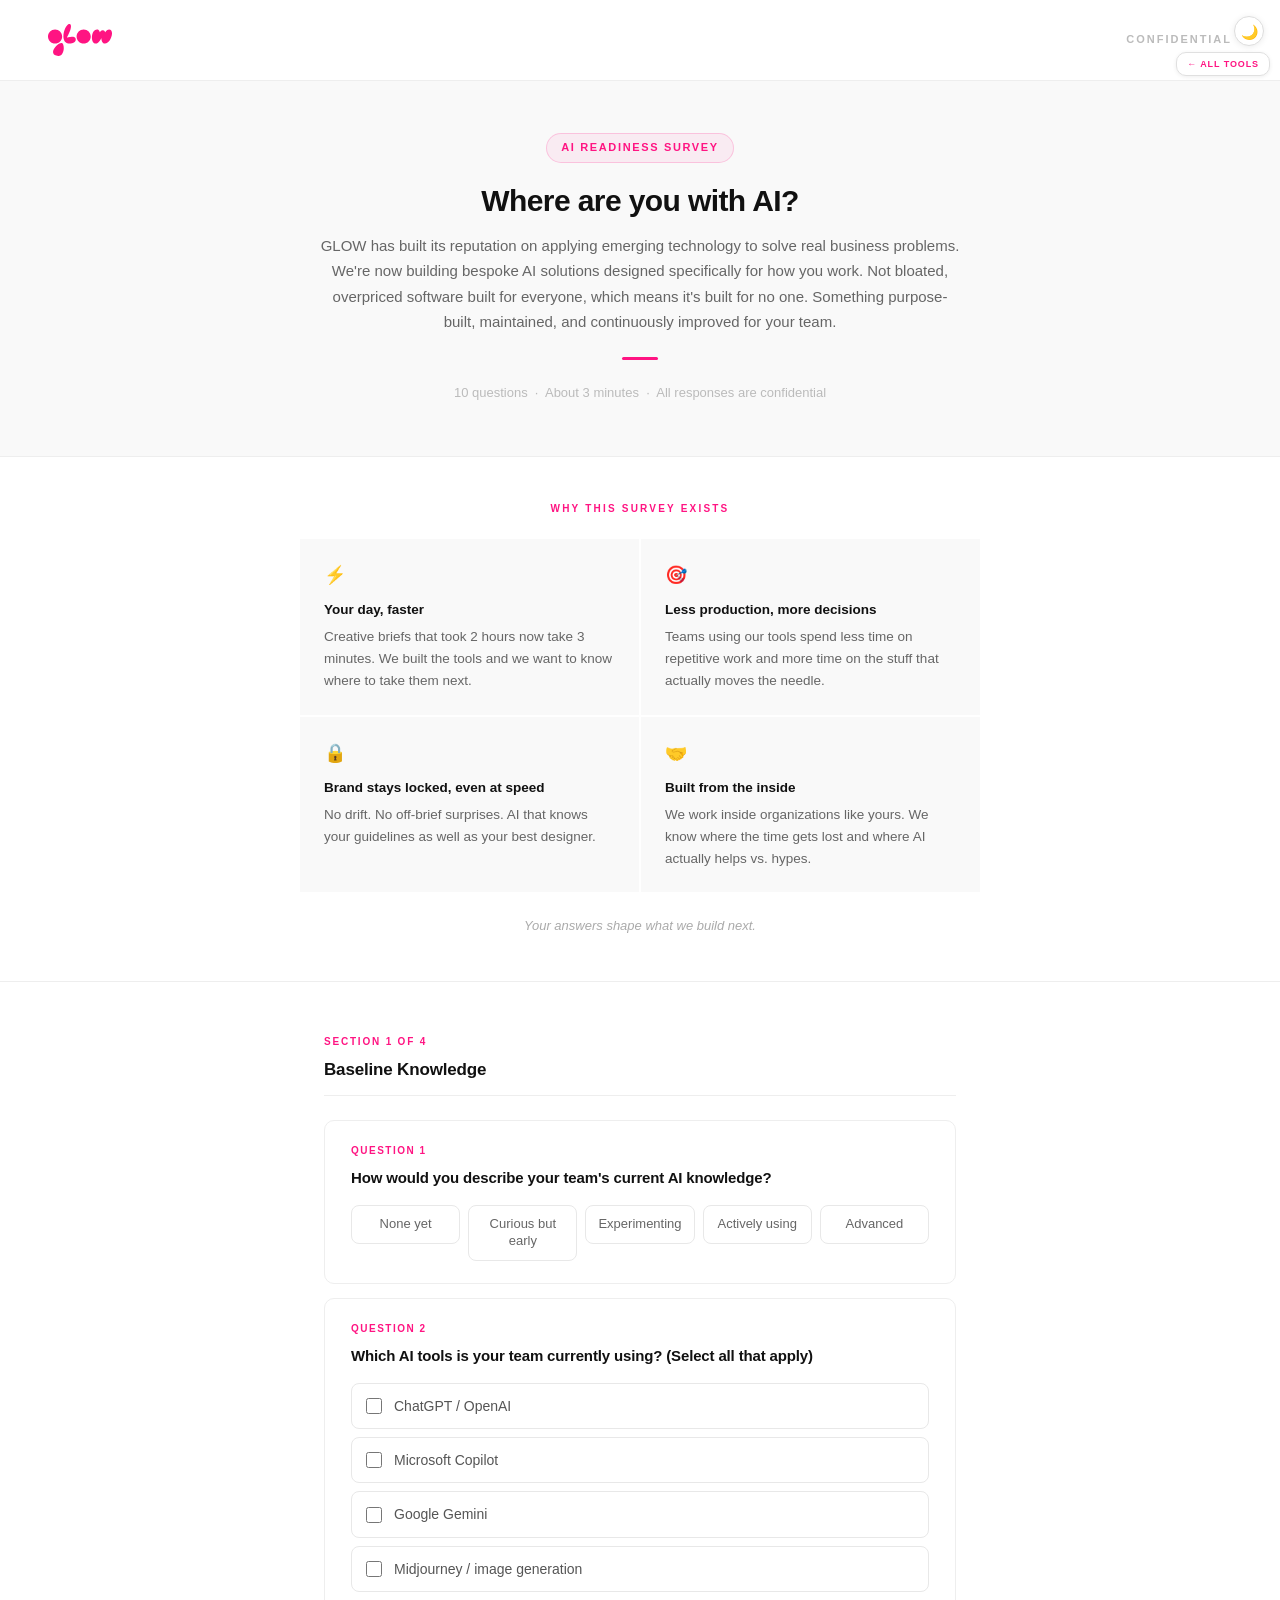
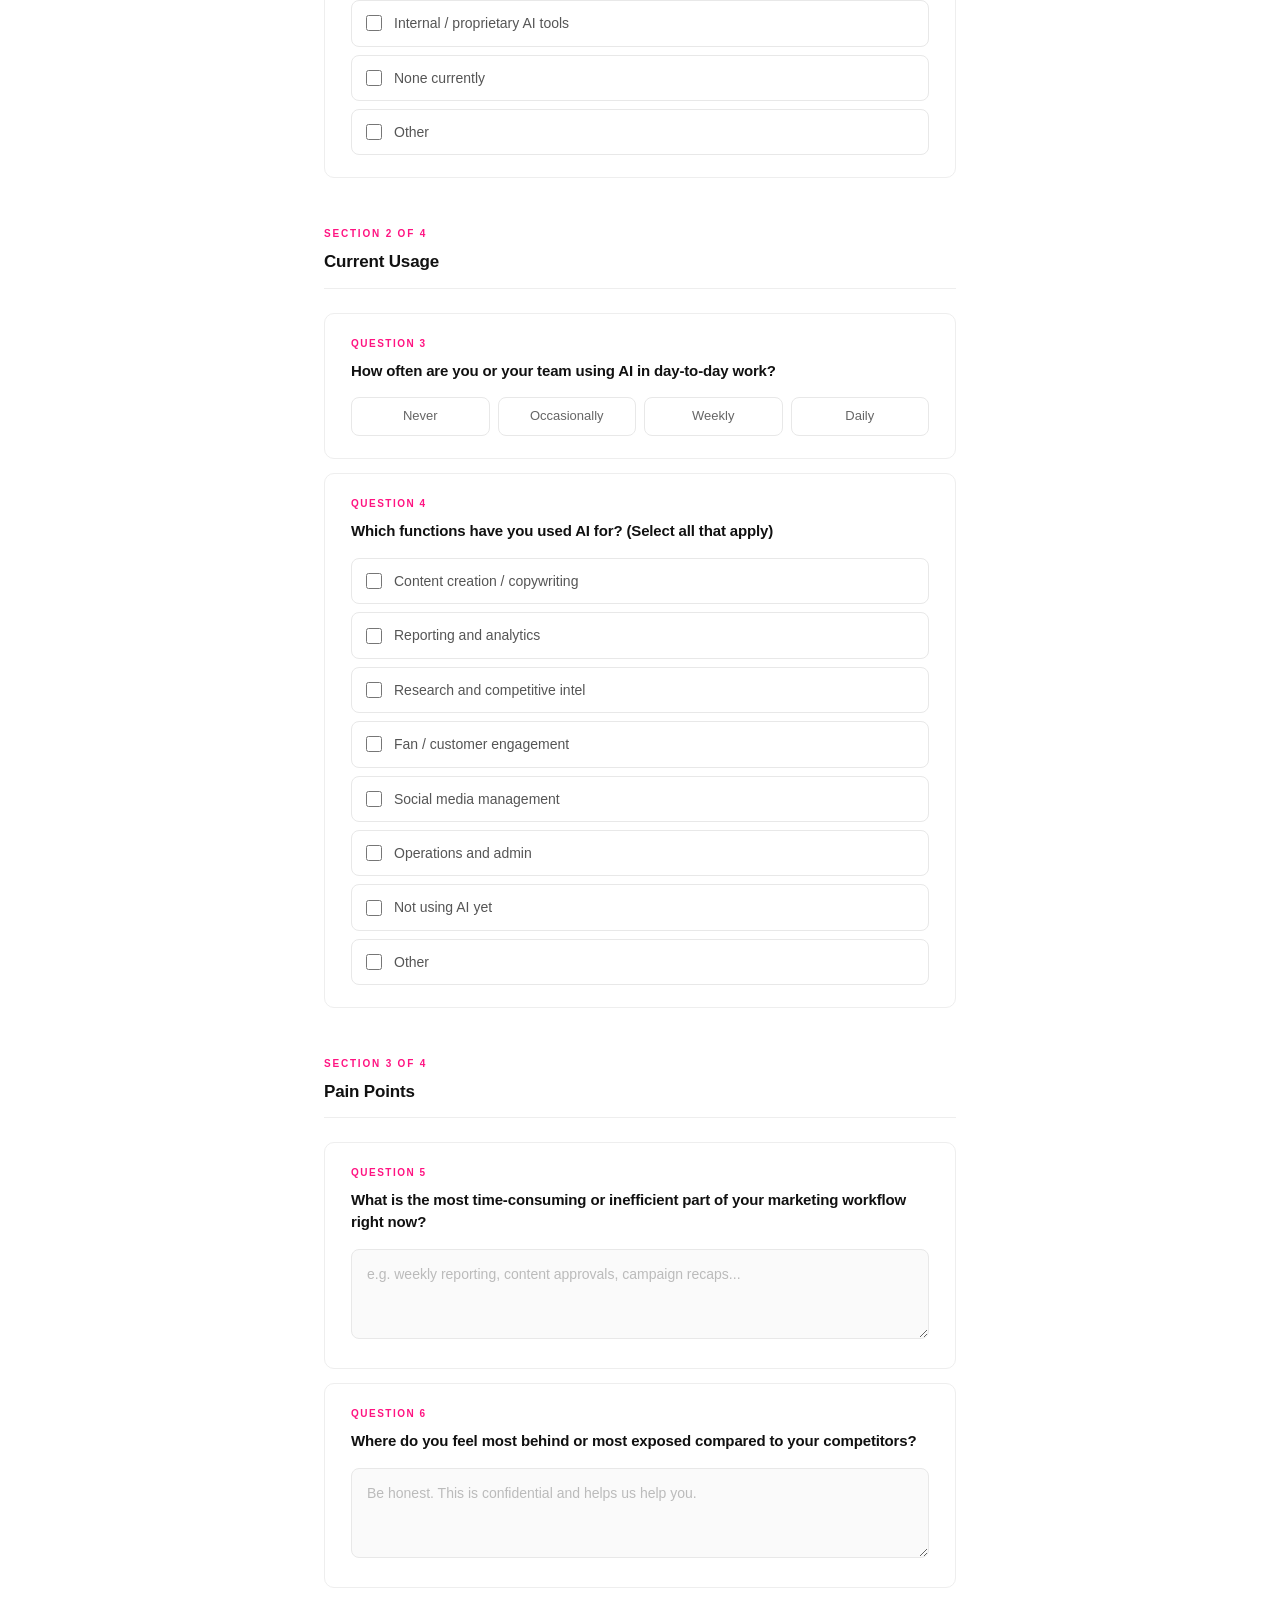
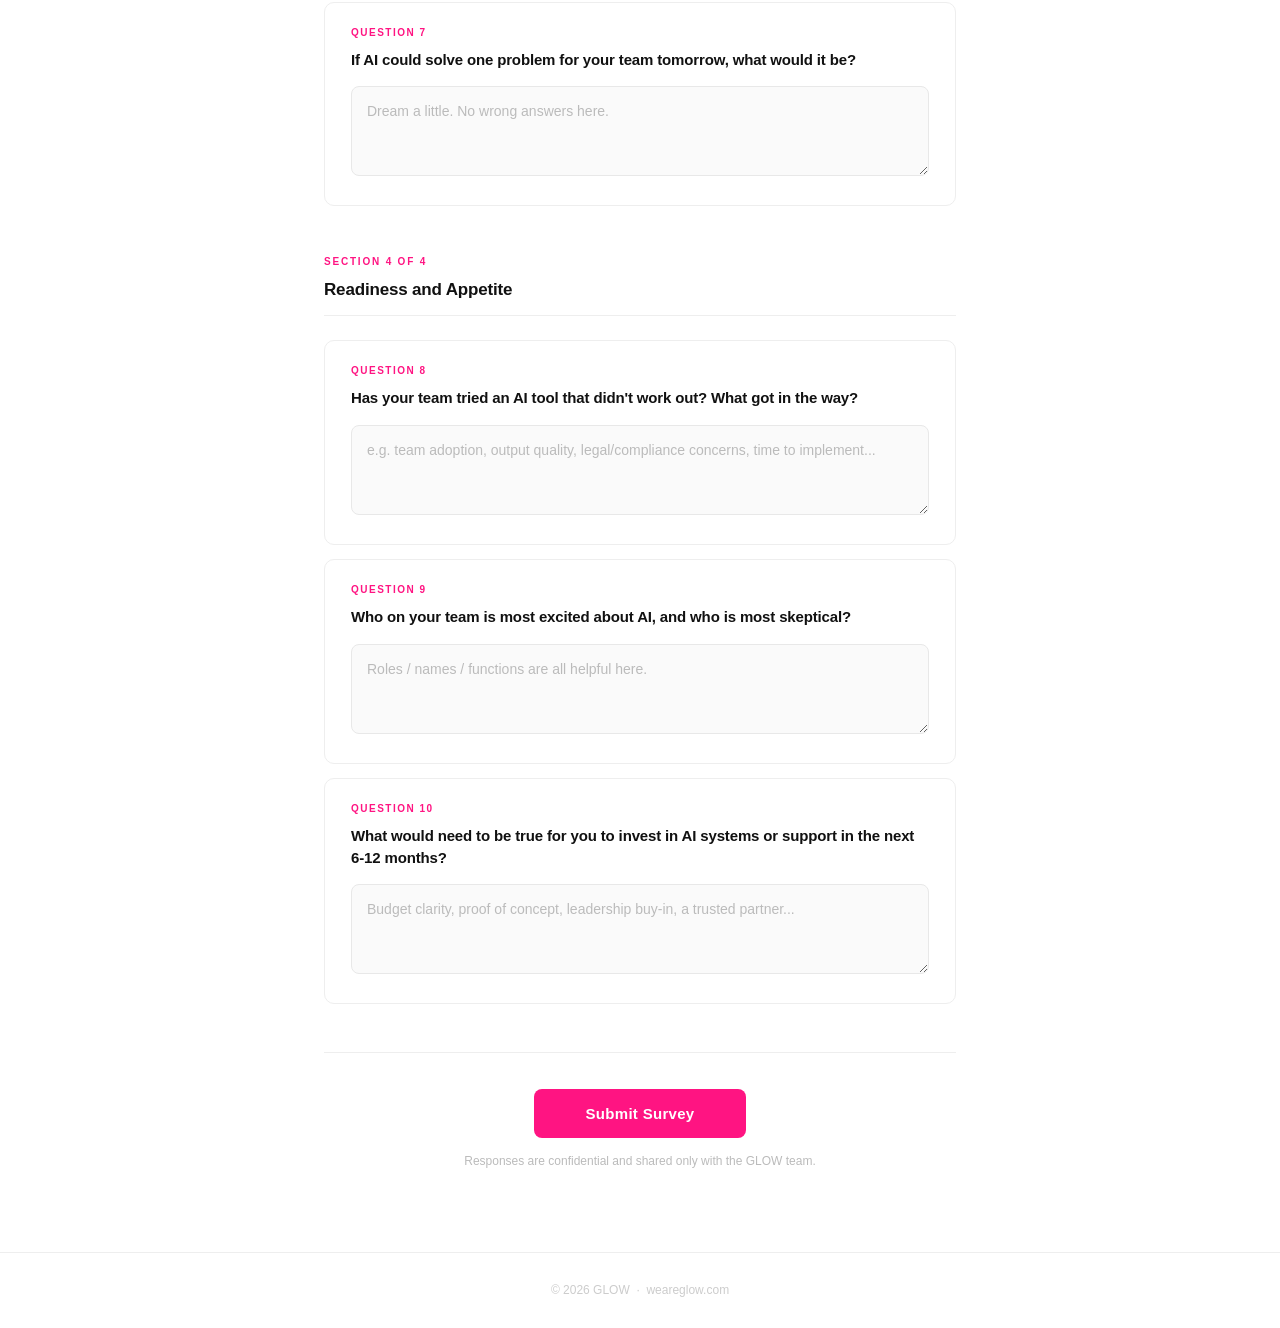
<file: glow-ai-survey.html>
<!DOCTYPE html>
<html lang="en">
<head>
  <meta charset="UTF-8" />
  <meta name="viewport" content="width=device-width, initial-scale=1.0" />
  <title>GLOW AI Readiness Survey</title>
  <style>
    * { box-sizing: border-box; margin: 0; padding: 0; }

    body {
      background: #fff;
      color: #111;
      font-family: 'Helvetica Neue', Helvetica, Arial, sans-serif;
      font-size: 15px;
      line-height: 1.6;
    }

    /* Header */
    header {
      background: #fff;
      border-bottom: 1px solid #eee;
      padding: 24px 48px;
      display: flex;
      align-items: center;
      justify-content: space-between;
    }

    header img {
      height: 32px;
      width: auto;
    }

    .header-label {
      font-size: 11px;
      letter-spacing: 0.18em;
      text-transform: uppercase;
      color: #bbb;
      font-weight: 600;
    }

    /* Hero */
    .hero {
      background: #f9f9f9;
      border-bottom: 1px solid #eee;
      padding: 52px 48px;
      text-align: center;
    }

    .hero-inner {
      max-width: 640px;
      margin: 0 auto;
    }

    .hero-pill {
      display: inline-block;
      background: #ff14820f;
      border: 1px solid #ff148230;
      color: #ff1482;
      font-size: 11px;
      font-weight: 700;
      letter-spacing: 0.15em;
      text-transform: uppercase;
      padding: 5px 14px;
      border-radius: 20px;
      margin-bottom: 20px;
    }

    .hero h1 {
      font-size: 30px;
      font-weight: 700;
      color: #111;
      margin-bottom: 14px;
      letter-spacing: -0.02em;
      line-height: 1.2;
    }

    .hero p {
      font-size: 15px;
      color: #666;
      line-height: 1.7;
      margin-top: 12px;
    }

    .hero-divider {
      width: 36px;
      height: 3px;
      background: #ff1482;
      margin: 22px auto;
      border-radius: 2px;
    }

    /* Creds */
    .creds {
      background: #fff;
      border-bottom: 1px solid #eee;
      padding: 44px 48px;
    }

    .creds-inner {
      max-width: 680px;
      margin: 0 auto;
    }

    .creds-label {
      font-size: 10px;
      font-weight: 700;
      letter-spacing: 0.22em;
      text-transform: uppercase;
      color: #ff1482;
      margin-bottom: 22px;
      text-align: center;
    }

    .creds-grid {
      display: grid;
      grid-template-columns: 1fr 1fr;
      gap: 2px;
    }

    .cred-card {
      background: #f9f9f9;
      padding: 22px 24px;
    }

    .cred-icon {
      font-size: 18px;
      margin-bottom: 10px;
    }

    .cred-card p {
      font-size: 13.5px;
      color: #666;
      line-height: 1.65;
    }

    .cred-card p strong {
      color: #111;
      font-weight: 600;
      display: block;
      margin-bottom: 4px;
    }

    .creds-footer {
      text-align: center;
      margin-top: 24px;
      font-size: 13px;
      color: #aaa;
      font-style: italic;
    }

    /* Survey container */
    .survey-container {
      max-width: 680px;
      margin: 0 auto;
      padding: 52px 24px 80px;
    }

    .section-label {
      font-size: 10px;
      font-weight: 700;
      letter-spacing: 0.18em;
      text-transform: uppercase;
      color: #ff1482;
      margin-bottom: 6px;
      margin-top: 48px;
    }

    .section-label:first-child {
      margin-top: 0;
    }

    .section-title {
      font-size: 17px;
      font-weight: 600;
      color: #111;
      margin-bottom: 24px;
      padding-bottom: 12px;
      border-bottom: 1px solid #eee;
      letter-spacing: -0.01em;
    }

    /* Question card */
    .question {
      border: 1.5px solid #eee;
      border-radius: 10px;
      padding: 22px 26px;
      margin-bottom: 14px;
      transition: border-color 0.2s;
    }

    .question:hover {
      border-color: #ddd;
    }

    .question:focus-within {
      border-color: #ff148240;
    }

    .q-number {
      font-size: 10px;
      font-weight: 700;
      color: #ff1482;
      letter-spacing: 0.15em;
      text-transform: uppercase;
      margin-bottom: 8px;
    }

    .q-text {
      font-size: 15px;
      color: #111;
      font-weight: 600;
      margin-bottom: 16px;
      line-height: 1.45;
      letter-spacing: -0.01em;
    }

    /* Scale buttons */
    .scale-options {
      display: flex;
      gap: 8px;
      flex-wrap: wrap;
    }

    .scale-options label {
      flex: 1;
      min-width: 90px;
    }

    .scale-options input[type="radio"] {
      display: none;
    }

    .scale-options .option-btn {
      display: block;
      text-align: center;
      padding: 10px 8px;
      border: 1.5px solid #e8e8e8;
      border-radius: 8px;
      font-size: 13px;
      color: #666;
      cursor: pointer;
      transition: all 0.15s;
      line-height: 1.3;
    }

    .scale-options input[type="radio"]:checked + .option-btn {
      background: #fff0f7;
      border-color: #ff1482;
      color: #ff1482;
      font-weight: 600;
    }

    .scale-options .option-btn:hover {
      border-color: #ccc;
      color: #333;
    }

    /* Checkbox options */
    .check-options {
      display: flex;
      flex-direction: column;
      gap: 8px;
    }

    .check-options label {
      display: flex;
      align-items: center;
      gap: 12px;
      padding: 11px 14px;
      border: 1.5px solid #e8e8e8;
      border-radius: 8px;
      cursor: pointer;
      transition: all 0.15s;
      font-size: 14px;
      color: #555;
    }

    .check-options label:hover {
      border-color: #ff1482;
      color: #111;
      background: #fff5fa;
    }

    .check-options label:has(input:checked) {
      border-color: #ff1482;
      background: #fff0f7;
      color: #111;
      font-weight: 600;
    }

    .check-options input[type="checkbox"] {
      accent-color: #ff1482;
      width: 16px;
      height: 16px;
      flex-shrink: 0;
    }

    /* Textarea */
    .open-text {
      width: 100%;
      background: #fafafa;
      border: 1.5px solid #e8e8e8;
      border-radius: 8px;
      color: #111;
      font-size: 14px;
      padding: 13px 15px;
      resize: vertical;
      min-height: 90px;
      font-family: inherit;
      transition: border-color 0.15s;
      outline: none;
      line-height: 1.6;
    }

    .open-text:focus {
      border-color: #ff1482;
      background: #fff;
    }

    .open-text::placeholder {
      color: #bbb;
    }

    /* Submit */
    .submit-wrap {
      text-align: center;
      margin-top: 48px;
      padding-top: 36px;
      border-top: 1px solid #eee;
    }

    .submit-btn {
      background: #ff1482;
      color: #fff;
      border: none;
      padding: 16px 52px;
      font-size: 15px;
      font-weight: 700;
      border-radius: 8px;
      cursor: pointer;
      letter-spacing: 0.02em;
      transition: background 0.15s;
    }

    .submit-btn:hover {
      background: #d9106d;
    }

    .submit-note {
      margin-top: 14px;
      font-size: 12px;
      color: #bbb;
    }

    /* Thank you */
    #thank-you {
      display: none;
      text-align: center;
      padding: 100px 24px;
      max-width: 560px;
      margin: 0 auto;
    }

    #thank-you .check-icon {
      font-size: 40px;
      margin-bottom: 22px;
    }

    #thank-you h2 {
      font-size: 26px;
      font-weight: 700;
      color: #111;
      margin-bottom: 12px;
      letter-spacing: -0.02em;
    }

    #thank-you p {
      color: #777;
      line-height: 1.7;
      font-size: 15px;
    }

    footer {
      text-align: center;
      padding: 28px;
      font-size: 12px;
      color: #ccc;
      border-top: 1px solid #eee;
    }

    @media (max-width: 600px) {
      header { padding: 20px 24px; }
      .hero { padding: 36px 24px; }
      .creds { padding: 36px 24px; }
      .creds-grid { grid-template-columns: 1fr; }
      .hero h1 { font-size: 24px; }
    }
  </style>
<link rel="stylesheet" href="glow-dark.css">
<script src="glow-theme.js"></script>
</head>
<body>

  <!-- Header -->
  <header>
    <img src="glow-logo.svg" alt="GLOW" />
    <span class="header-label">Confidential</span>
  </header>

  <!-- Hero -->
  <div class="hero">
    <div class="hero-inner">
      <div class="hero-pill">AI Readiness Survey</div>
      <h1>Where are you with AI?</h1>
      <p>GLOW has built its reputation on applying emerging technology to solve real business problems. We're now building bespoke AI solutions designed specifically for how you work. Not bloated, overpriced software built for everyone, which means it's built for no one. Something purpose-built, maintained, and continuously improved for your team.</p>
      <div class="hero-divider"></div>
      <p style="font-size: 13px; color: #bbb;">10 questions &nbsp;·&nbsp; About 3 minutes &nbsp;·&nbsp; All responses are confidential</p>
    </div>
  </div>

  <!-- Creds -->
  <div class="creds">
    <div class="creds-inner">
      <div class="creds-label">Why This Survey Exists</div>
      <div class="creds-grid">

        <div class="cred-card">
          <div class="cred-icon">⚡</div>
          <p><strong>Your day, faster</strong>Creative briefs that took 2 hours now take 3 minutes. We built the tools and we want to know where to take them next.</p>
        </div>

        <div class="cred-card">
          <div class="cred-icon">🎯</div>
          <p><strong>Less production, more decisions</strong>Teams using our tools spend less time on repetitive work and more time on the stuff that actually moves the needle.</p>
        </div>

        <div class="cred-card">
          <div class="cred-icon">🔒</div>
          <p><strong>Brand stays locked, even at speed</strong>No drift. No off-brief surprises. AI that knows your guidelines as well as your best designer.</p>
        </div>

        <div class="cred-card">
          <div class="cred-icon">🤝</div>
          <p><strong>Built from the inside</strong>We work inside organizations like yours. We know where the time gets lost and where AI actually helps vs. hypes.</p>
        </div>

      </div>
      <p class="creds-footer">Your answers shape what we build next.</p>
    </div>
  </div>

  <!-- Survey -->
  <div class="survey-container">

    <form id="survey-form">

      <!-- SECTION 1 -->
      <div class="section-label">Section 1 of 4</div>
      <div class="section-title">Baseline Knowledge</div>

      <div class="question">
        <div class="q-number">Question 1</div>
        <div class="q-text">How would you describe your team's current AI knowledge?</div>
        <div class="scale-options">
          <label><input type="radio" name="q1" value="none" required /><span class="option-btn">None yet</span></label>
          <label><input type="radio" name="q1" value="curious" /><span class="option-btn">Curious but early</span></label>
          <label><input type="radio" name="q1" value="experimenting" /><span class="option-btn">Experimenting</span></label>
          <label><input type="radio" name="q1" value="active" /><span class="option-btn">Actively using</span></label>
          <label><input type="radio" name="q1" value="advanced" /><span class="option-btn">Advanced</span></label>
        </div>
      </div>

      <div class="question">
        <div class="q-number">Question 2</div>
        <div class="q-text">Which AI tools is your team currently using? (Select all that apply)</div>
        <div class="check-options">
          <label><input type="checkbox" name="q2" value="chatgpt" /><span>ChatGPT / OpenAI</span></label>
          <label><input type="checkbox" name="q2" value="copilot" /><span>Microsoft Copilot</span></label>
          <label><input type="checkbox" name="q2" value="gemini" /><span>Google Gemini</span></label>
          <label><input type="checkbox" name="q2" value="midjourney" /><span>Midjourney / image generation</span></label>
          <label><input type="checkbox" name="q2" value="internal" /><span>Internal / proprietary AI tools</span></label>
          <label><input type="checkbox" name="q2" value="none" /><span>None currently</span></label>
          <label><input type="checkbox" name="q2" value="other" /><span>Other</span></label>
        </div>
      </div>

      <!-- SECTION 2 -->
      <div class="section-label">Section 2 of 4</div>
      <div class="section-title">Current Usage</div>

      <div class="question">
        <div class="q-number">Question 3</div>
        <div class="q-text">How often are you or your team using AI in day-to-day work?</div>
        <div class="scale-options">
          <label><input type="radio" name="q3" value="never" required /><span class="option-btn">Never</span></label>
          <label><input type="radio" name="q3" value="occasionally" /><span class="option-btn">Occasionally</span></label>
          <label><input type="radio" name="q3" value="weekly" /><span class="option-btn">Weekly</span></label>
          <label><input type="radio" name="q3" value="daily" /><span class="option-btn">Daily</span></label>
        </div>
      </div>

      <div class="question">
        <div class="q-number">Question 4</div>
        <div class="q-text">Which functions have you used AI for? (Select all that apply)</div>
        <div class="check-options">
          <label><input type="checkbox" name="q4" value="content" /><span>Content creation / copywriting</span></label>
          <label><input type="checkbox" name="q4" value="reporting" /><span>Reporting and analytics</span></label>
          <label><input type="checkbox" name="q4" value="research" /><span>Research and competitive intel</span></label>
          <label><input type="checkbox" name="q4" value="engagement" /><span>Fan / customer engagement</span></label>
          <label><input type="checkbox" name="q4" value="social" /><span>Social media management</span></label>
          <label><input type="checkbox" name="q4" value="ops" /><span>Operations and admin</span></label>
          <label><input type="checkbox" name="q4" value="none" /><span>Not using AI yet</span></label>
          <label><input type="checkbox" name="q4" value="other" /><span>Other</span></label>
        </div>
      </div>

      <!-- SECTION 3 -->
      <div class="section-label">Section 3 of 4</div>
      <div class="section-title">Pain Points</div>

      <div class="question">
        <div class="q-number">Question 5</div>
        <div class="q-text">What is the most time-consuming or inefficient part of your marketing workflow right now?</div>
        <textarea class="open-text" name="q5" placeholder="e.g. weekly reporting, content approvals, campaign recaps..."></textarea>
      </div>

      <div class="question">
        <div class="q-number">Question 6</div>
        <div class="q-text">Where do you feel most behind or most exposed compared to your competitors?</div>
        <textarea class="open-text" name="q6" placeholder="Be honest. This is confidential and helps us help you."></textarea>
      </div>

      <div class="question">
        <div class="q-number">Question 7</div>
        <div class="q-text">If AI could solve one problem for your team tomorrow, what would it be?</div>
        <textarea class="open-text" name="q7" placeholder="Dream a little. No wrong answers here."></textarea>
      </div>

      <!-- SECTION 4 -->
      <div class="section-label">Section 4 of 4</div>
      <div class="section-title">Readiness and Appetite</div>

      <div class="question">
        <div class="q-number">Question 8</div>
        <div class="q-text">Has your team tried an AI tool that didn't work out? What got in the way?</div>
        <textarea class="open-text" name="q8" placeholder="e.g. team adoption, output quality, legal/compliance concerns, time to implement..."></textarea>
      </div>

      <div class="question">
        <div class="q-number">Question 9</div>
        <div class="q-text">Who on your team is most excited about AI, and who is most skeptical?</div>
        <textarea class="open-text" name="q9" placeholder="Roles / names / functions are all helpful here."></textarea>
      </div>

      <div class="question">
        <div class="q-number">Question 10</div>
        <div class="q-text">What would need to be true for you to invest in AI systems or support in the next 6-12 months?</div>
        <textarea class="open-text" name="q10" placeholder="Budget clarity, proof of concept, leadership buy-in, a trusted partner..."></textarea>
      </div>

      <div class="submit-wrap">
        <button type="submit" class="submit-btn">Submit Survey</button>
        <div class="submit-note">Responses are confidential and shared only with the GLOW team.</div>
      </div>

    </form>

    <div id="thank-you">
      <div class="check-icon">🙏</div>
      <h2>Thanks. We got it.</h2>
      <p>Your responses will help us build something genuinely useful for your team. We'll follow up soon.</p>
    </div>

  </div>

  <footer>
    &copy; 2026 GLOW &nbsp;·&nbsp; weareglow.com
  </footer>

  <script>
    document.getElementById('survey-form').addEventListener('submit', function(e) {
      e.preventDefault();
      document.getElementById('survey-form').style.display = 'none';
      document.getElementById('thank-you').style.display = 'block';
      window.scrollTo({ top: 0, behavior: 'smooth' });
    });
  </script>

</body>
</html>
</file>
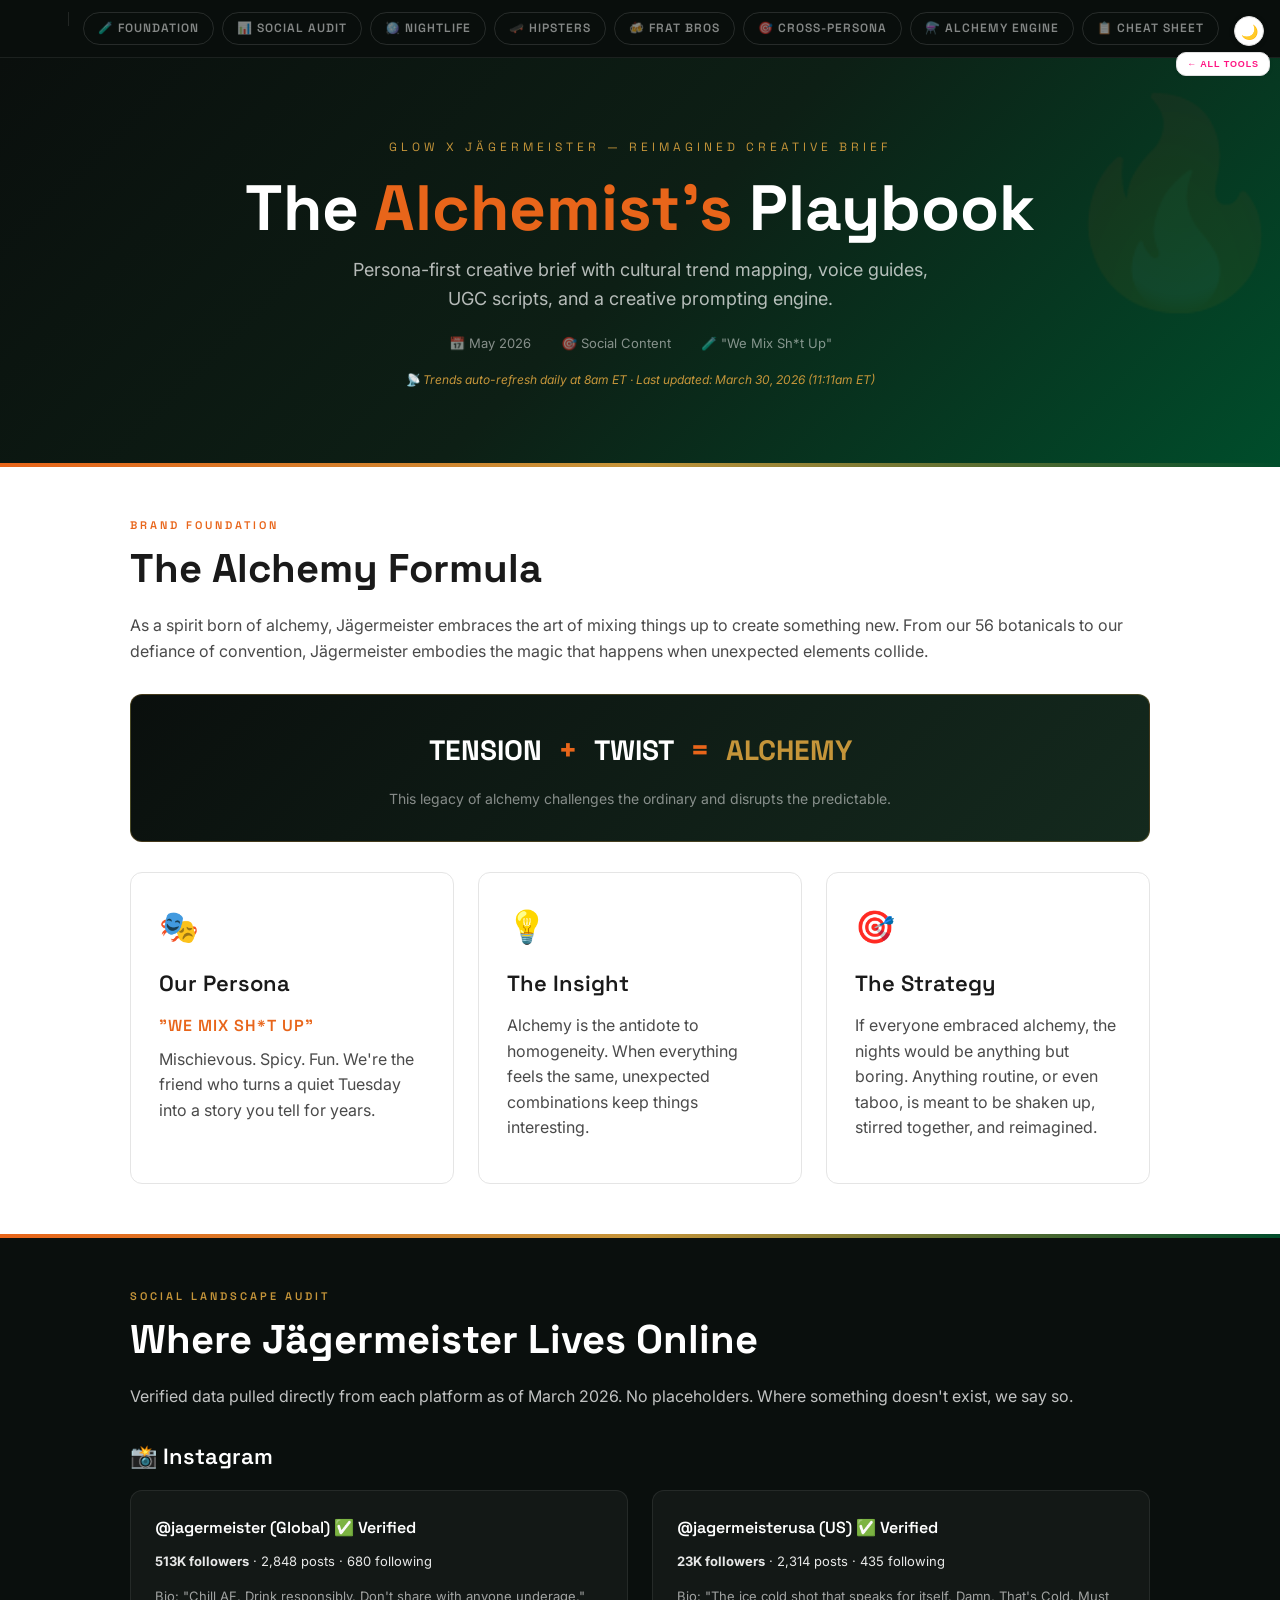
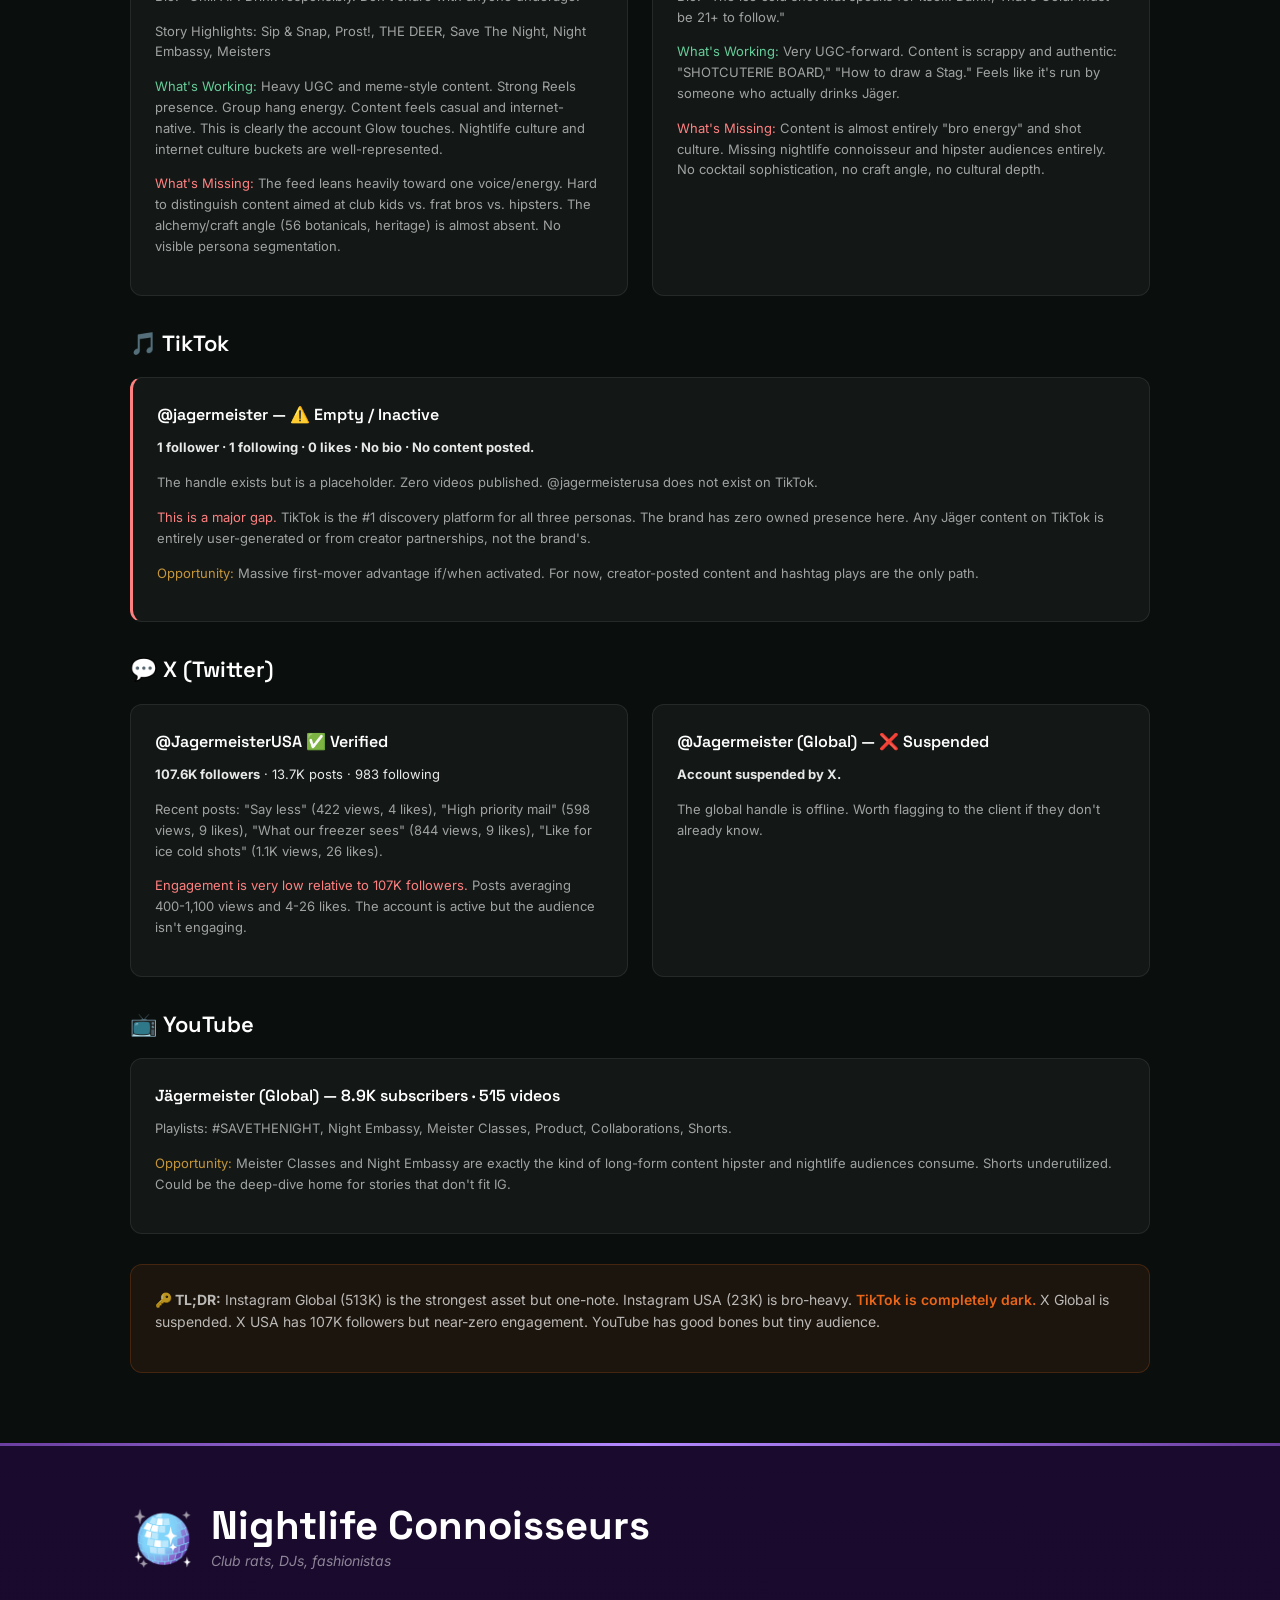
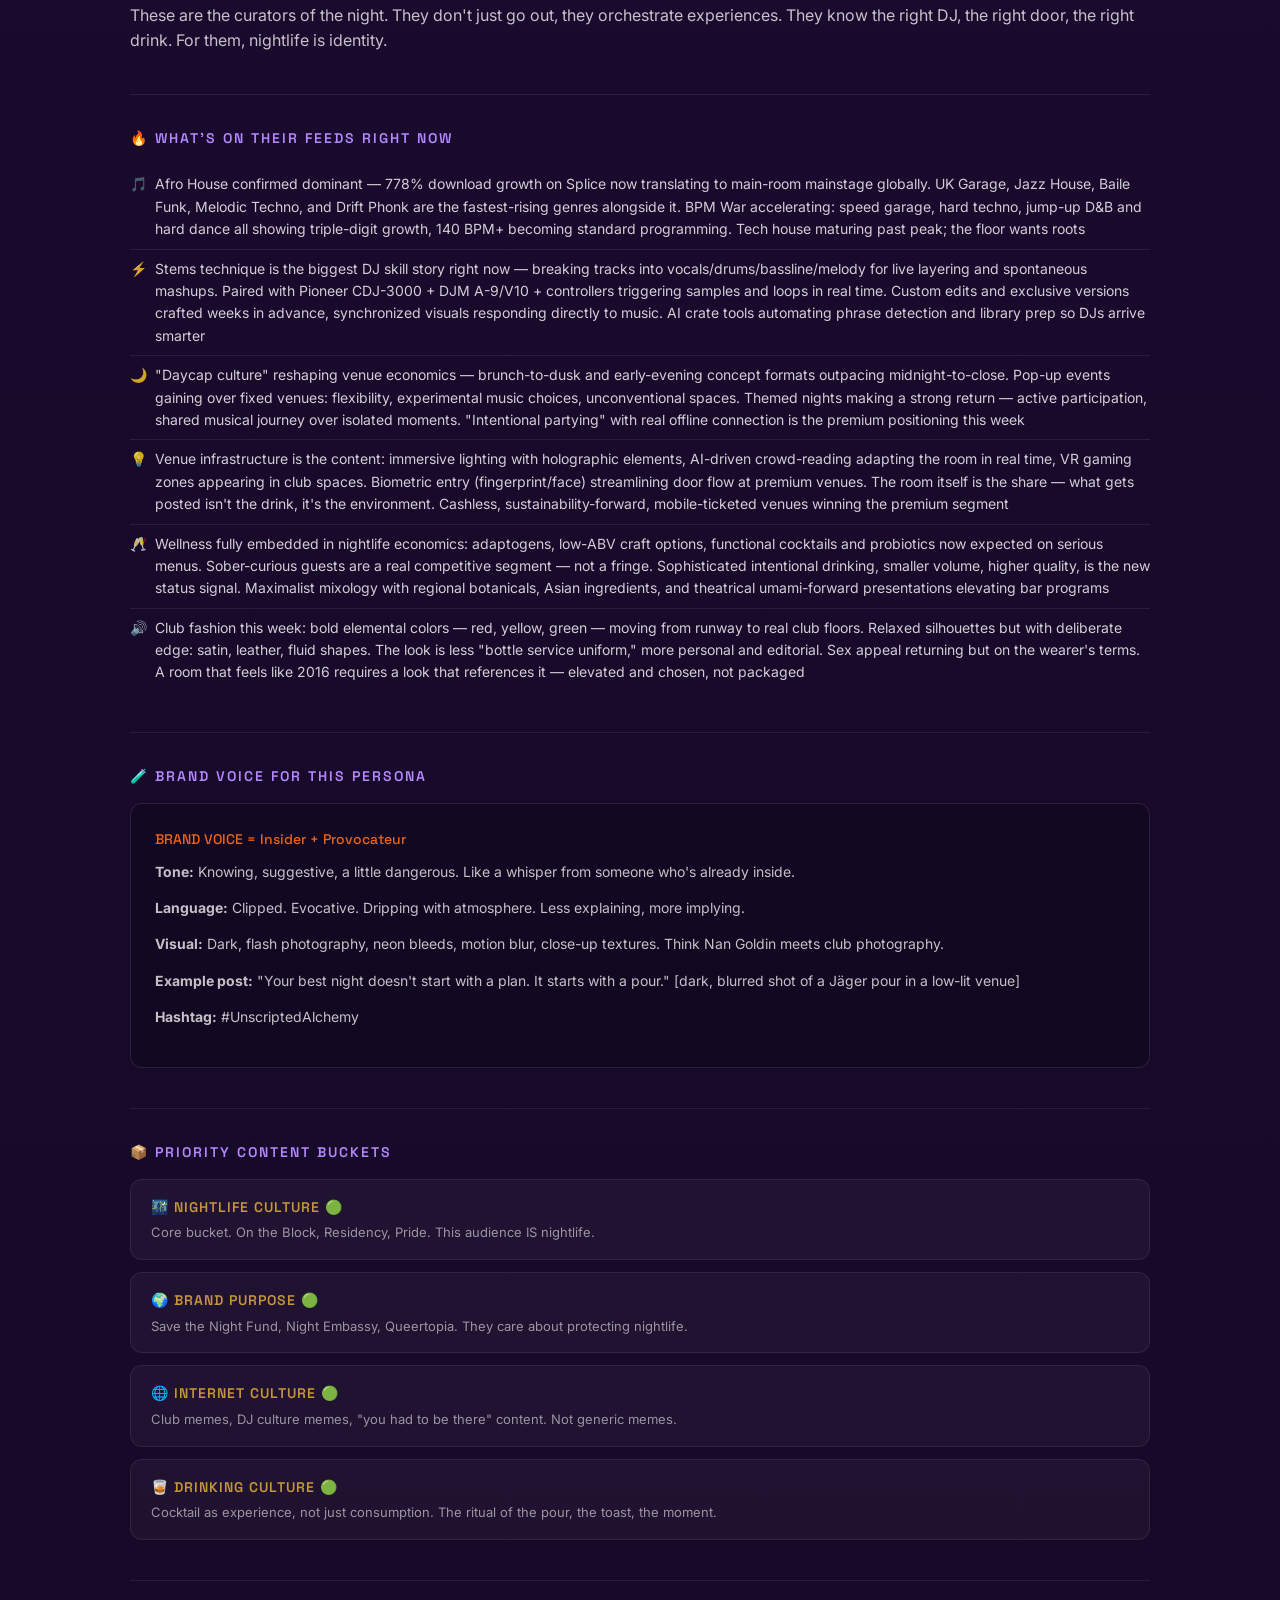
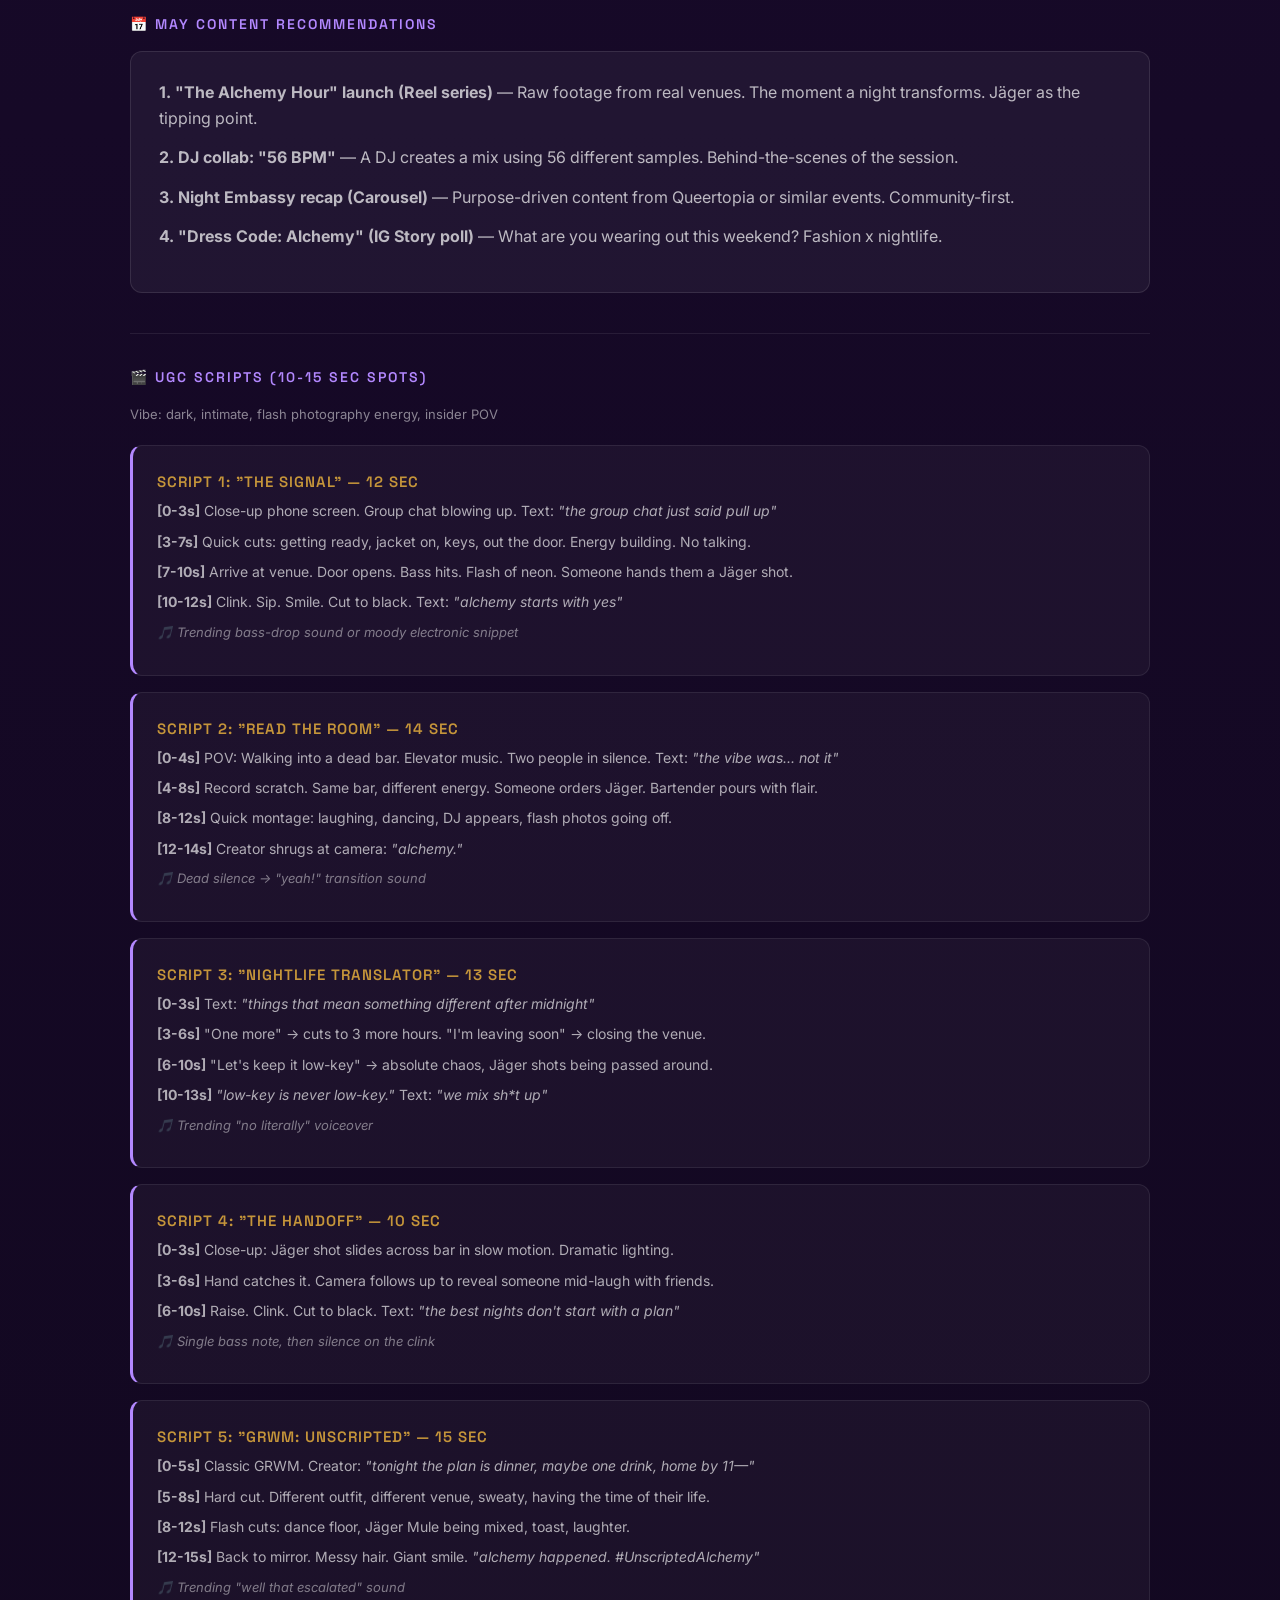
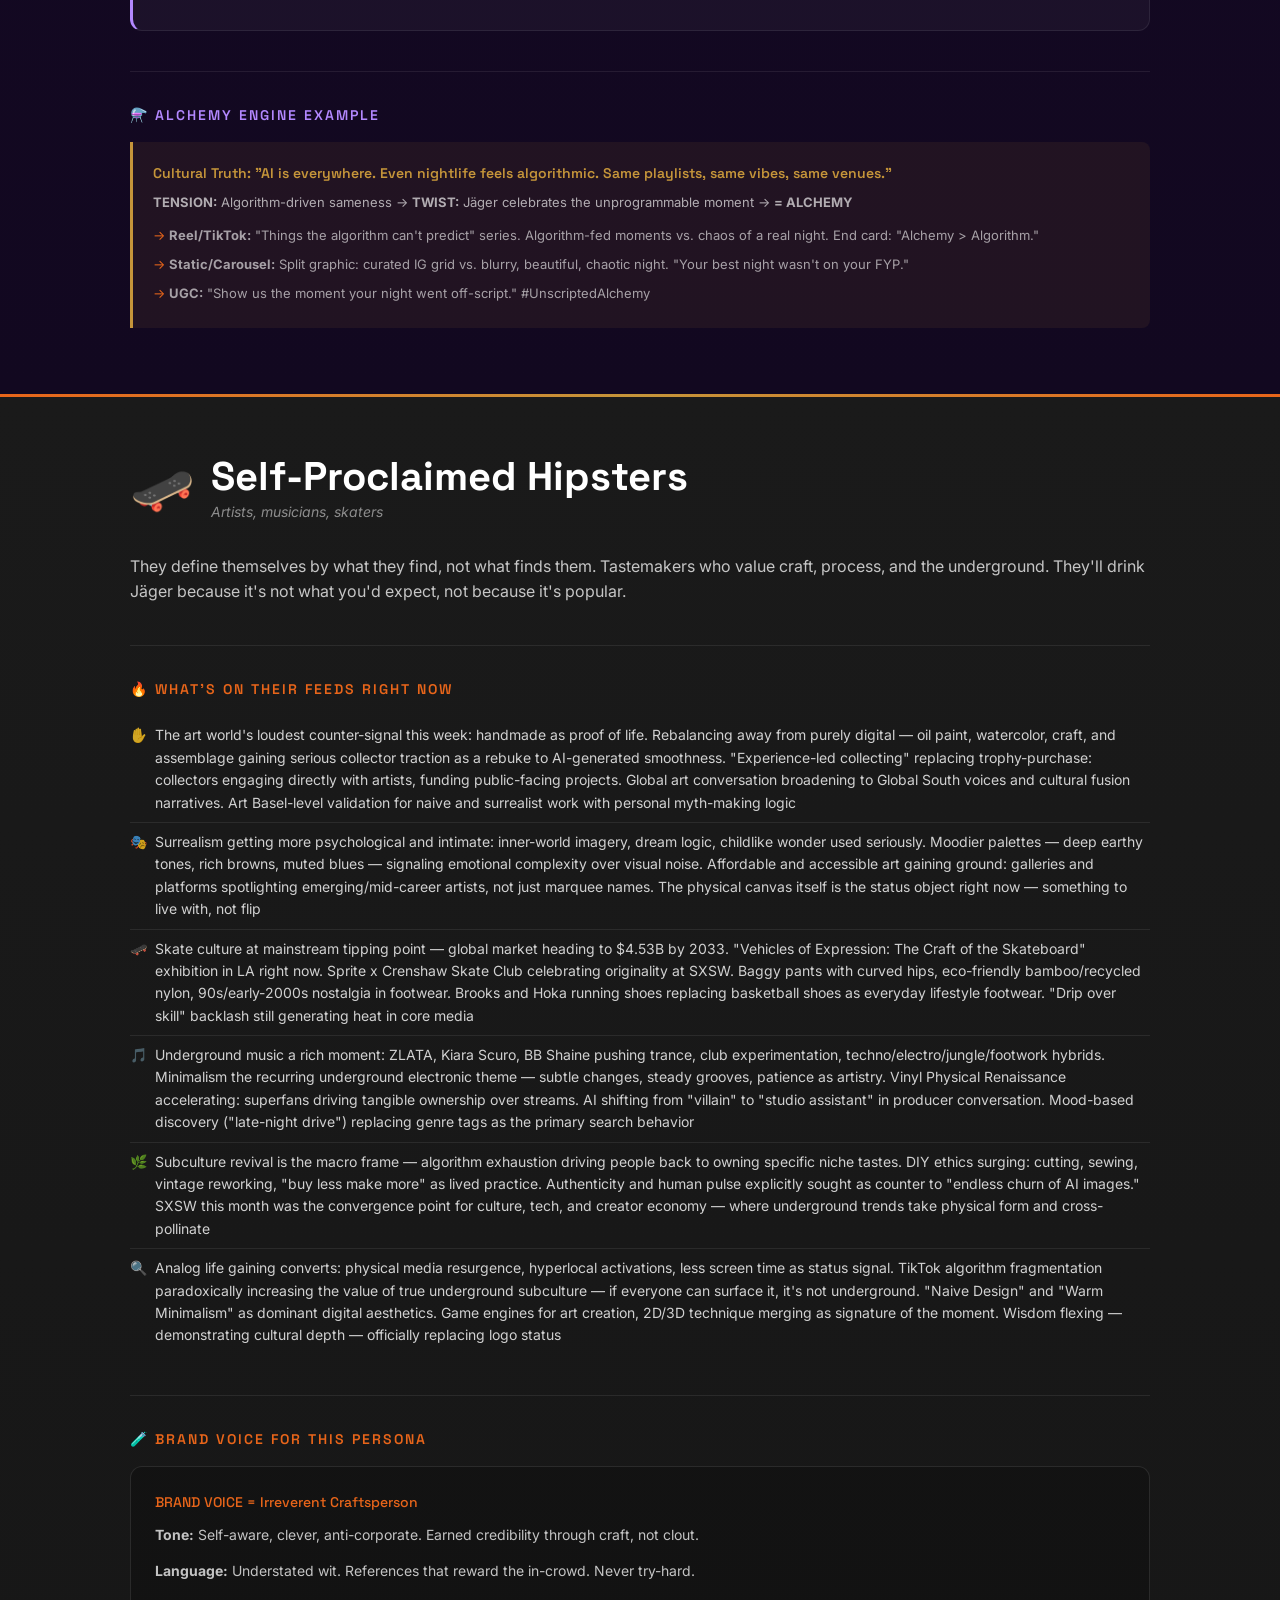
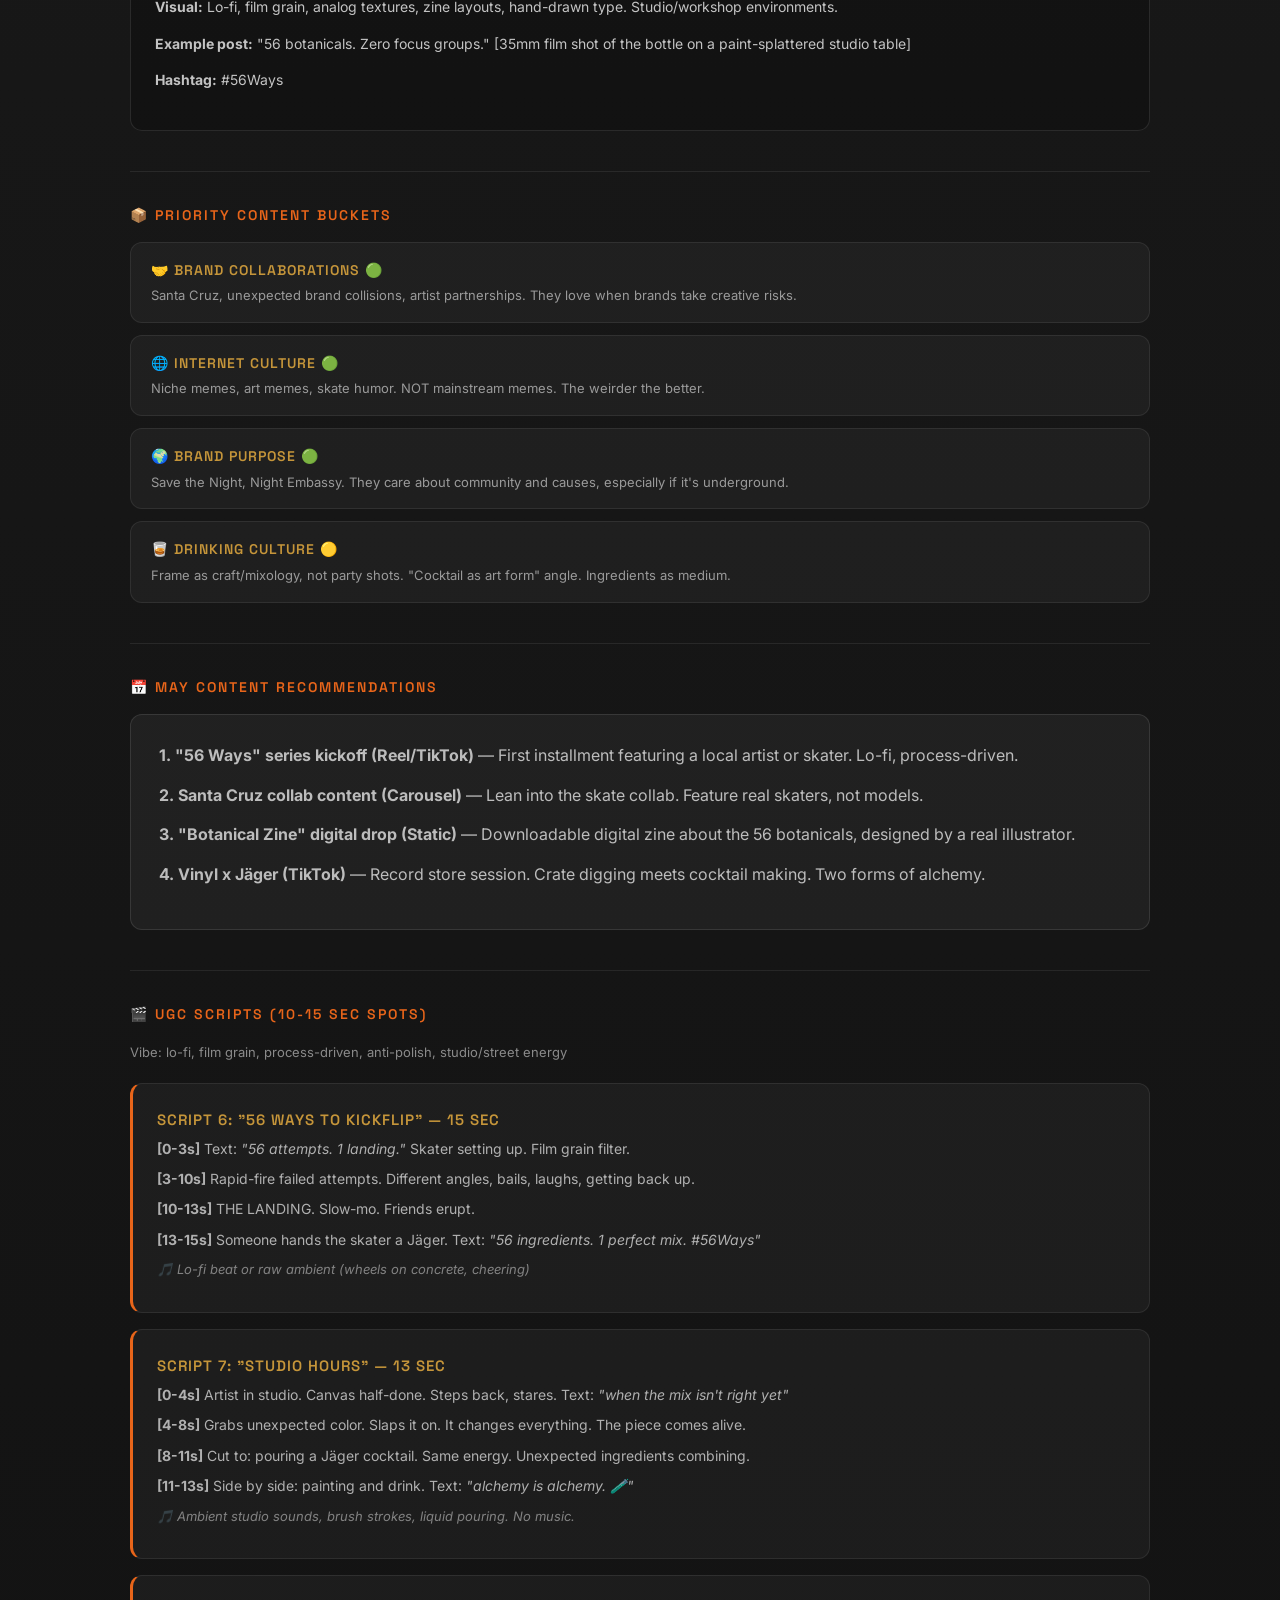
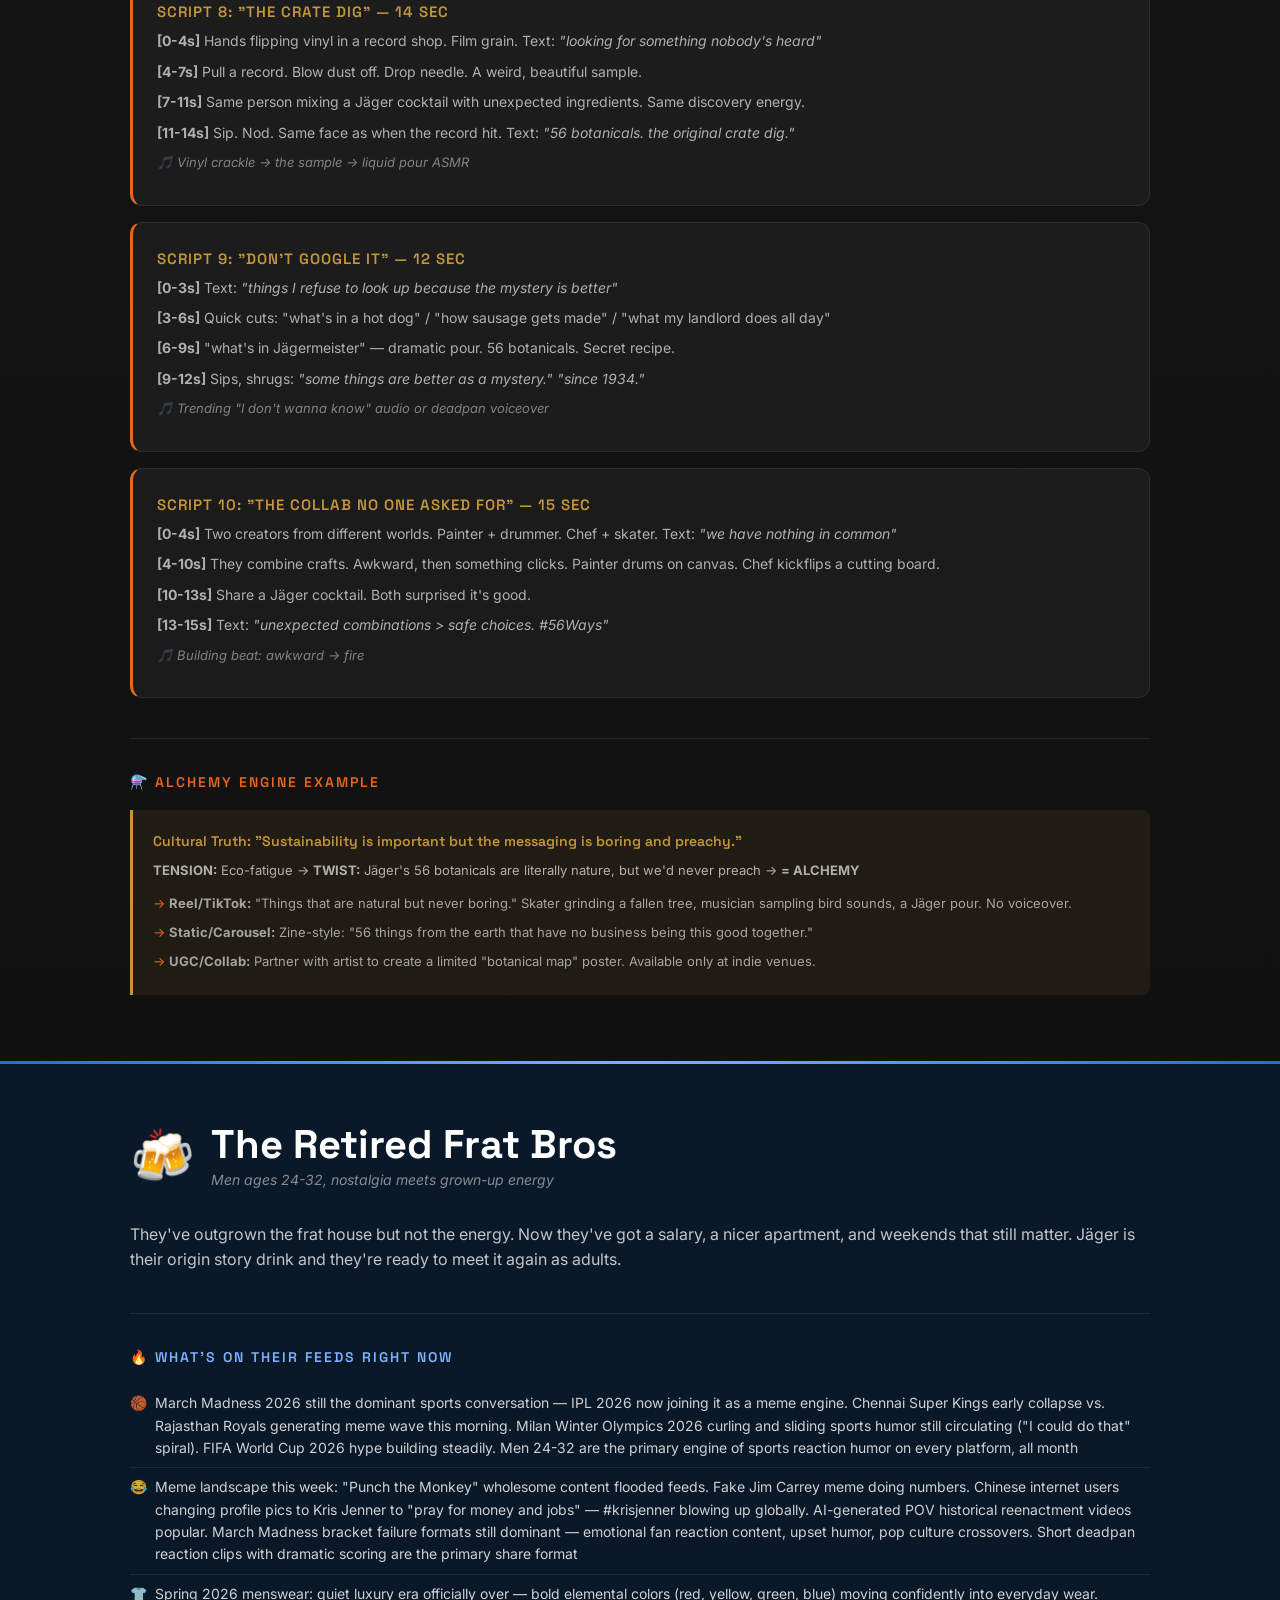
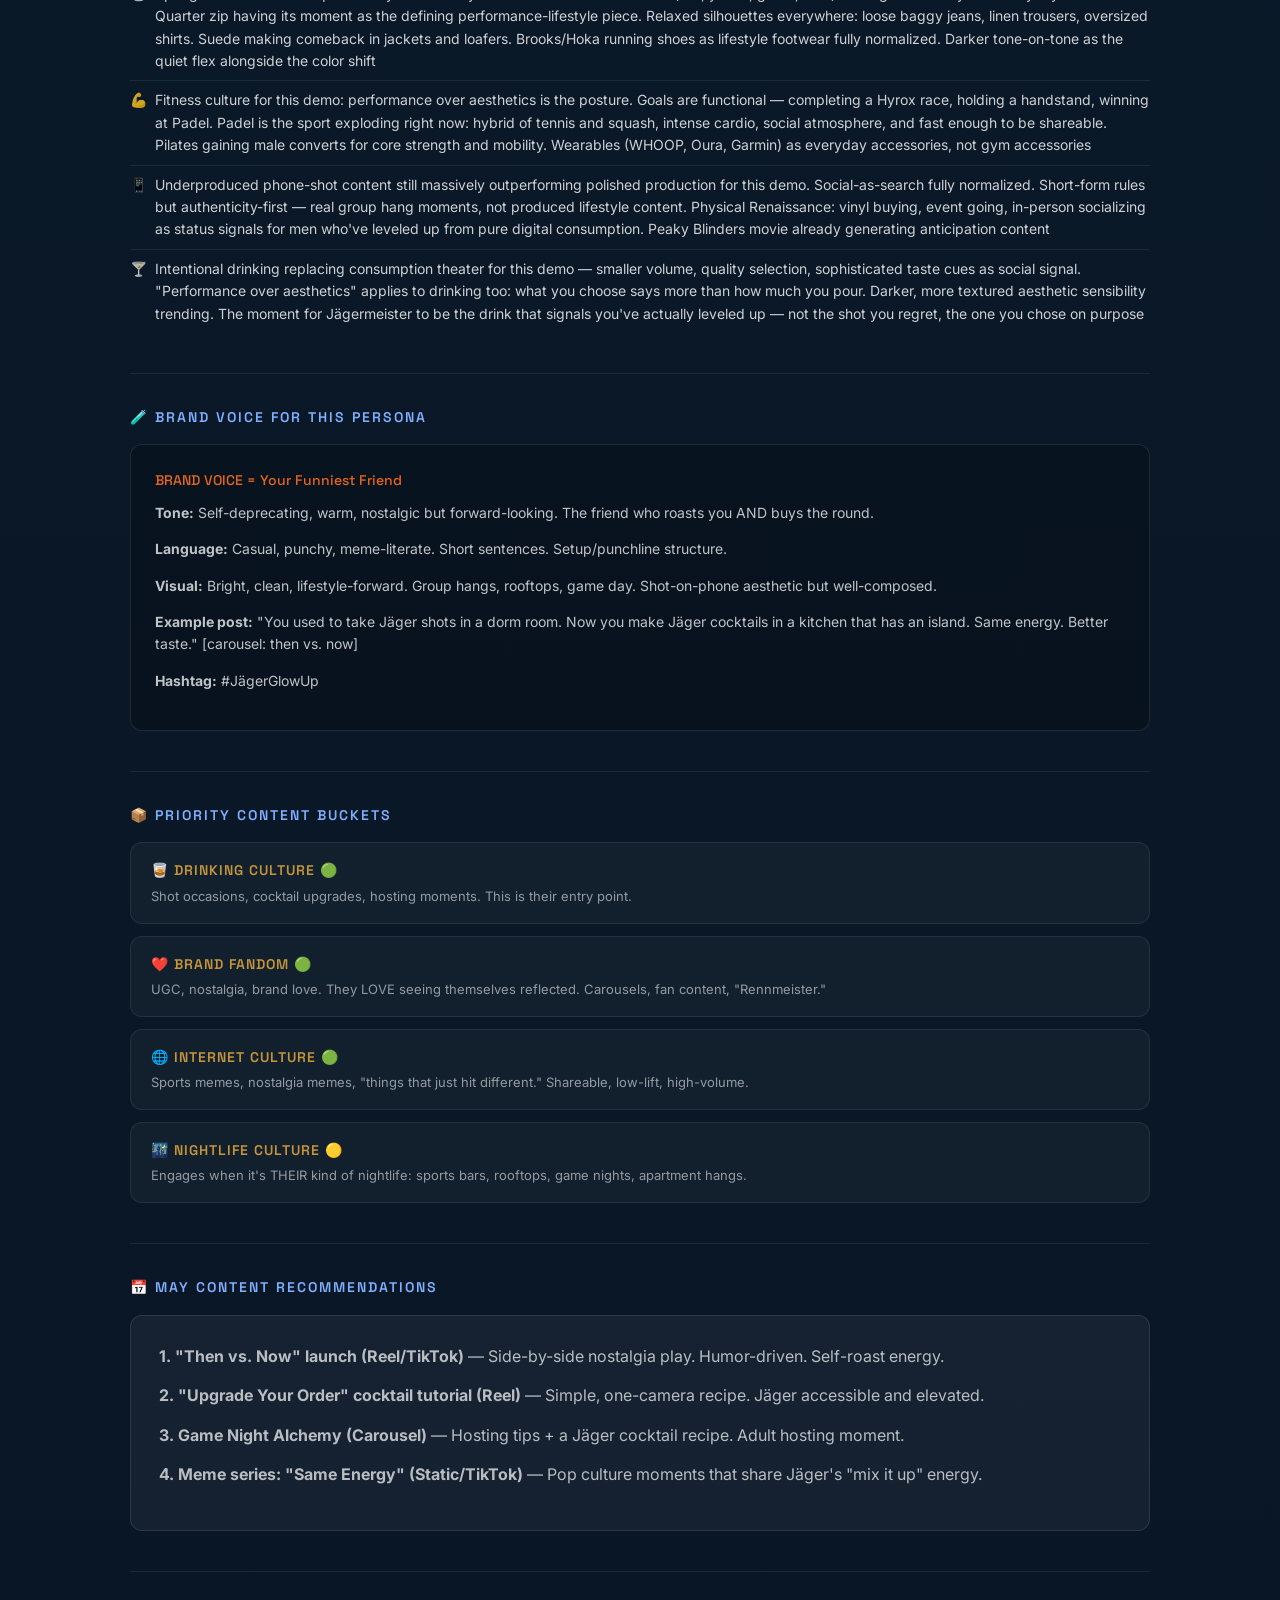
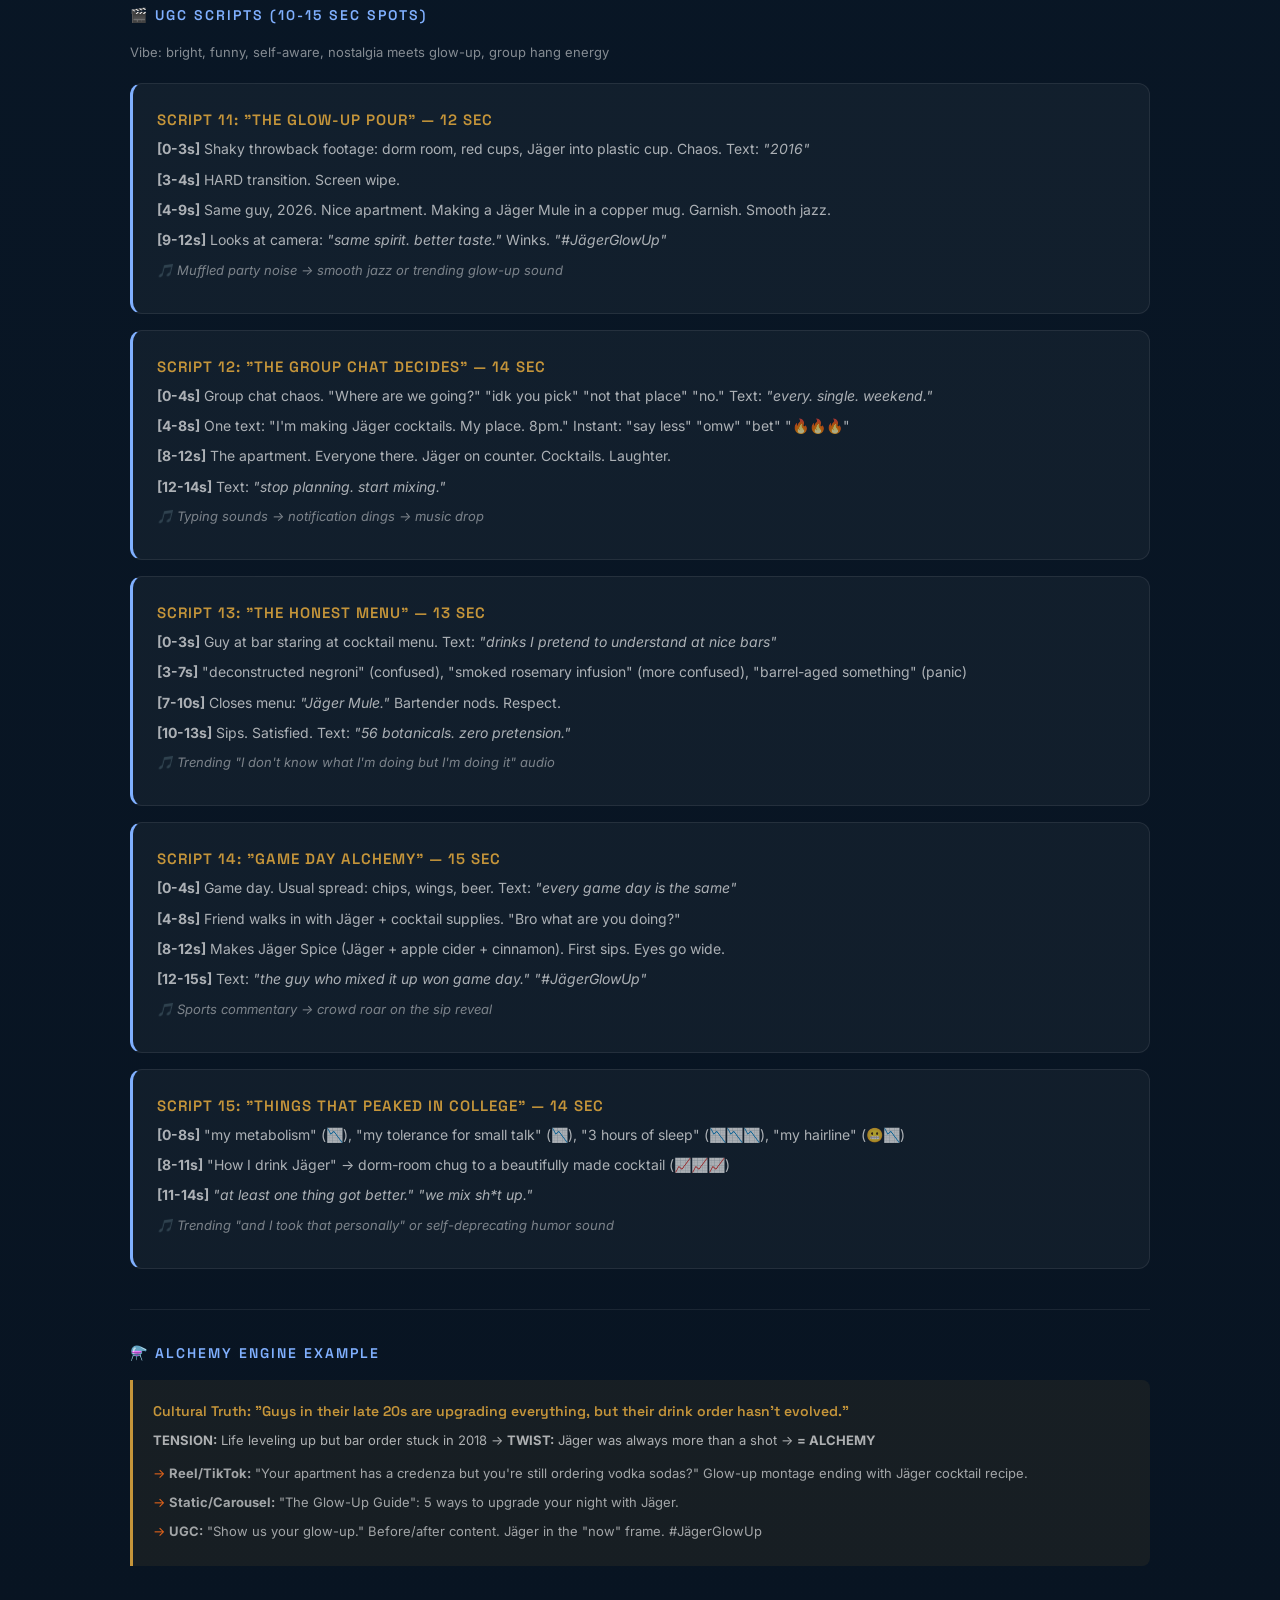
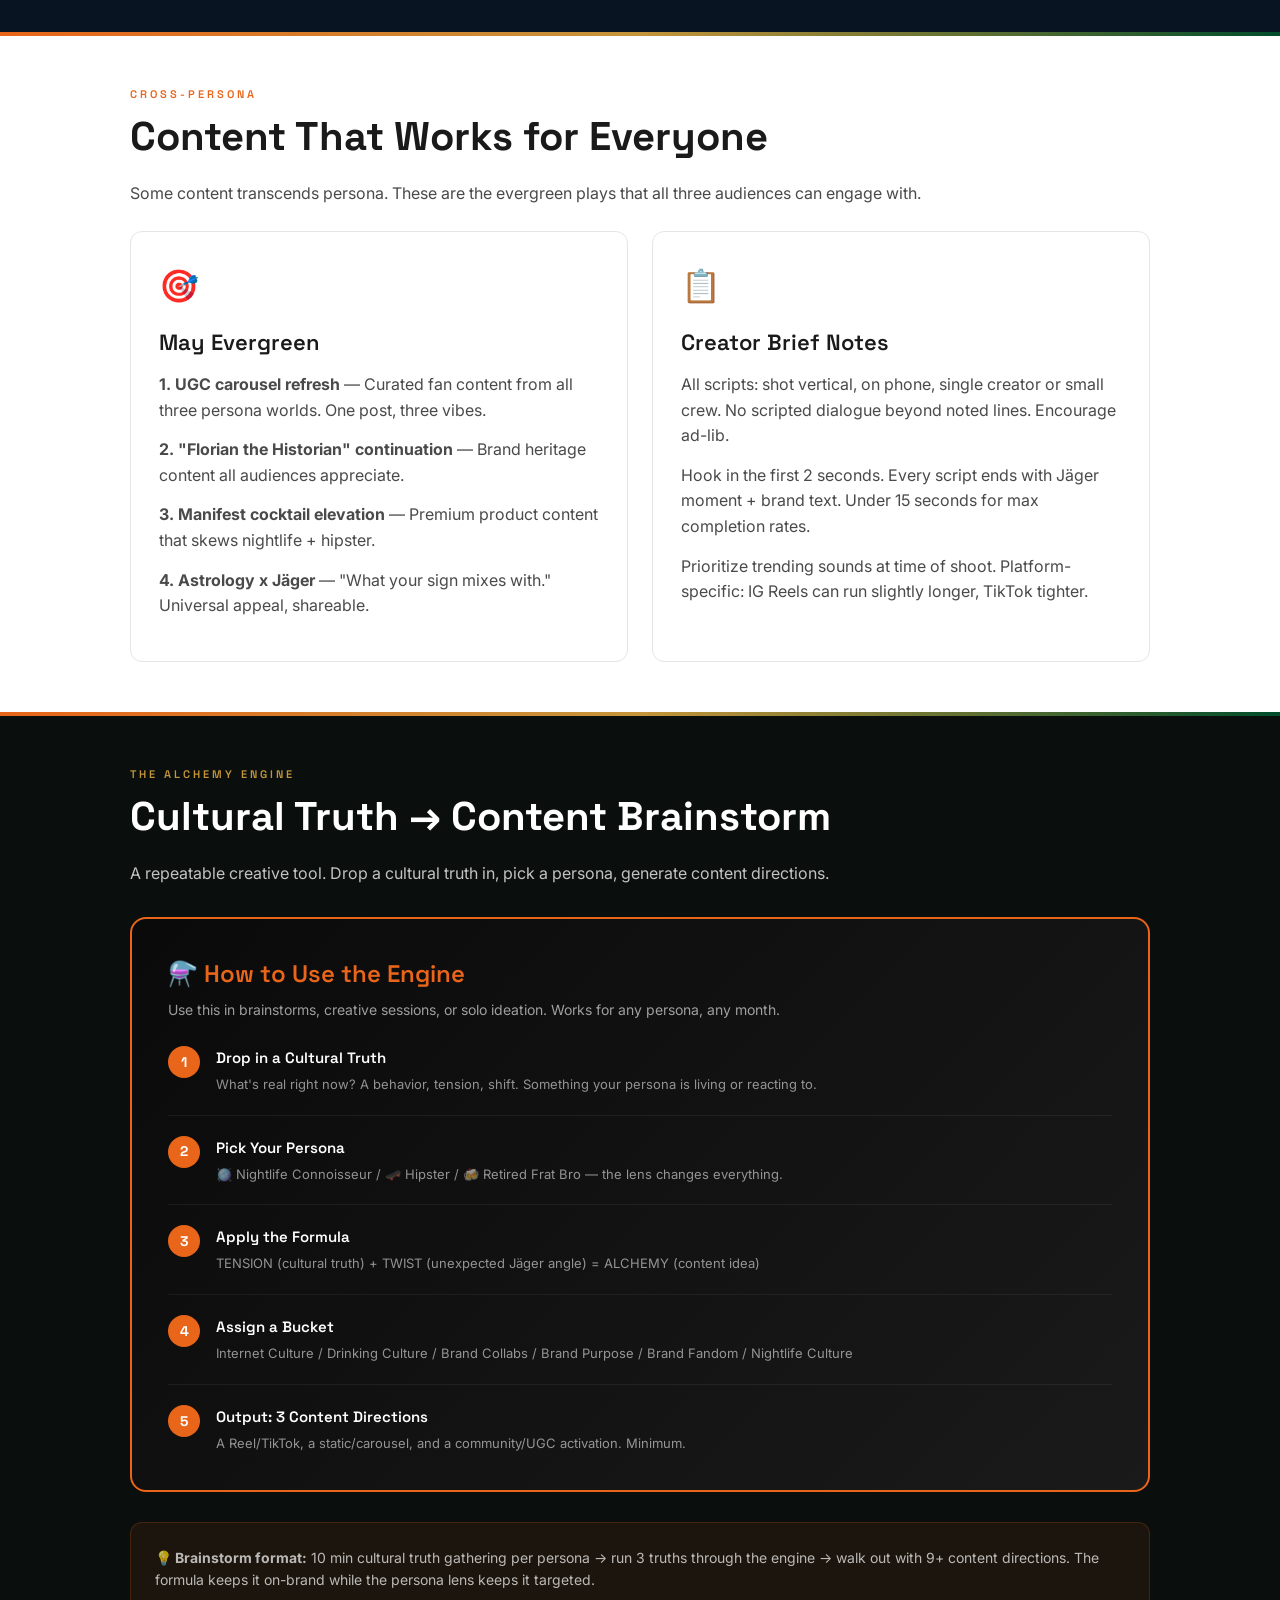
<file: jagermeister-reimagined-brief.html>
<!DOCTYPE html>
<html lang="en">
<head>
<meta charset="UTF-8">
<meta name="viewport" content="width=device-width, initial-scale=1.0">
<title>Jägermeister — The Alchemist's Playbook</title>
<style>
  @import url('https://fonts.googleapis.com/css2?family=Space+Grotesk:wght@300;400;500;600;700&family=Inter:wght@300;400;500;600&display=swap');
  :root {
    --jager-green: #004d2b;
    --jager-dark: #0a0f0d;
    --jager-orange: #e8651a;
    --jager-gold: #c5953a;
    --jager-cream: #f5f0e8;
    --accent-purple: #6b3fa0;
    --accent-blue: #2d6bcf;
    --text-primary: #1a1a1a;
    --text-secondary: #4a4a4a;
  }
  * { margin:0; padding:0; box-sizing:border-box; }
  body { font-family:'Inter',-apple-system,sans-serif; background:var(--jager-dark); color:var(--text-primary); line-height:1.6; }

  /* NAV */
  .sticky-nav {
    position: sticky; top: 0; z-index: 100;
    background: rgba(10,15,13,0.95); backdrop-filter: blur(12px);
    border-bottom: 1px solid rgba(255,255,255,0.08);
    padding: 12px 24px;
    display: flex; justify-content: center; gap: 8px; flex-wrap: wrap;
  }
  .nav-btn {
    font-family: 'Space Grotesk', sans-serif;
    font-size: 12px; font-weight: 600; letter-spacing: 1px; text-transform: uppercase;
    color: rgba(255,255,255,0.5); background: none; border: 1px solid rgba(255,255,255,0.12);
    padding: 6px 14px; border-radius: 20px; cursor: pointer; text-decoration: none;
    transition: all 0.2s;
  }
  .nav-btn:hover { color: white; border-color: var(--jager-orange); }
  .nav-btn.nav-nightlife:hover, .nav-btn.nav-nightlife.active { color: #b388ff; border-color: #b388ff; background: rgba(107,63,160,0.15); }
  .nav-btn.nav-hipster:hover, .nav-btn.nav-hipster.active { color: var(--jager-orange); border-color: var(--jager-orange); background: rgba(232,101,26,0.15); }
  .nav-btn.nav-frat:hover, .nav-btn.nav-frat.active { color: #80b0ff; border-color: #80b0ff; background: rgba(45,107,207,0.15); }

  /* HERO */
  .hero {
    background: linear-gradient(135deg, var(--jager-dark) 0%, #0d1f15 50%, var(--jager-green) 100%);
    color: white; padding: 80px 40px 60px; text-align: center; position: relative; overflow: hidden;
  }
  .hero::before { content:'🔥'; position:absolute; font-size:200px; opacity:0.05; top:-20px; right:-20px; }
  .hero-label { font-family:'Space Grotesk',sans-serif; font-size:12px; letter-spacing:4px; text-transform:uppercase; color:var(--jager-gold); margin-bottom:16px; }
  .hero h1 { font-family:'Space Grotesk',sans-serif; font-size:clamp(36px,5vw,64px); font-weight:700; line-height:1.1; margin-bottom:12px; }
  .hero h1 span { color:var(--jager-orange); }
  .hero .subtitle { font-size:18px; color:rgba(255,255,255,0.7); max-width:600px; margin:0 auto 20px; }
  .hero-meta { display:flex; justify-content:center; gap:30px; flex-wrap:wrap; font-size:13px; color:rgba(255,255,255,0.5); }
  .trend-update { font-size: 12px; color: var(--jager-gold); margin-top: 16px; font-style: italic; }

  /* SECTIONS */
  .section-inner { padding:50px 40px; max-width:1100px; margin:0 auto; }
  section { background:white; position:relative; z-index:2; }
  .section-dark { background:var(--jager-dark); color:white; }
  .section-cream { background:var(--jager-cream); }
  .section-green { background:var(--jager-green); color:white; }
  .section-nightlife { background: linear-gradient(180deg, #1a0a2e 0%, #120820 100%); color: white; }
  .section-hipster { background: linear-gradient(180deg, #1a1a1a 0%, #111 100%); color: white; }
  .section-frat { background: linear-gradient(180deg, #0a1929 0%, #081422 100%); color: white; }

  /* TYPOGRAPHY */
  .section-label { font-family:'Space Grotesk',sans-serif; font-size:11px; letter-spacing:3px; text-transform:uppercase; color:var(--jager-orange); margin-bottom:10px; font-weight:600; }
  .section-dark .section-label, .section-nightlife .section-label, .section-hipster .section-label, .section-frat .section-label { color:var(--jager-gold); }
  h2 { font-family:'Space Grotesk',sans-serif; font-size:clamp(28px,3.5vw,40px); font-weight:700; line-height:1.2; margin-bottom:20px; }
  h3 { font-family:'Space Grotesk',sans-serif; font-size:22px; font-weight:600; margin-bottom:12px; }
  h4 { font-family:'Space Grotesk',sans-serif; font-size:16px; font-weight:600; margin-bottom:8px; text-transform:uppercase; letter-spacing:1px; }
  p { margin-bottom:14px; color:var(--text-secondary); }
  .section-dark p, .section-nightlife p, .section-hipster p, .section-frat p, .section-green p { color:rgba(255,255,255,0.75); }

  /* PERSONA HEADER */
  .persona-header { display: flex; align-items: center; gap: 16px; margin-bottom: 24px; }
  .persona-header .emoji { font-size: 52px; }
  .persona-header h2 { margin: 0; }
  .persona-header .persona-sub { font-size: 14px; color: rgba(255,255,255,0.5); font-style: italic; margin: 0; }

  /* SUBSECTION */
  .subsection { margin-top: 40px; padding-top: 32px; border-top: 1px solid rgba(255,255,255,0.08); }
  .subsection:first-of-type { margin-top: 24px; padding-top: 0; border: none; }
  .subsection-title { font-family:'Space Grotesk',sans-serif; font-size:14px; font-weight:600; letter-spacing:2px; text-transform:uppercase; margin-bottom:16px; }
  .nightlife-accent { color: #b388ff; }
  .hipster-accent { color: var(--jager-orange); }
  .frat-accent { color: #80b0ff; }

  /* GRIDS */
  .grid-2 { display:grid; grid-template-columns:1fr 1fr; gap:24px; }
  .grid-3 { display:grid; grid-template-columns:repeat(3,1fr); gap:24px; }
  @media(max-width:768px) { .grid-2,.grid-3{grid-template-columns:1fr;} .section-inner{padding:36px 20px;} .sticky-nav{gap:4px;padding:8px 12px;} .nav-btn{font-size:10px;padding:4px 10px;} }

  /* CARDS */
  .card { background:white; border-radius:12px; padding:28px; border:1px solid #e5e5e5; transition:transform 0.2s,box-shadow 0.2s; }
  .card:hover { transform:translateY(-2px); box-shadow:0 8px 24px rgba(0,0,0,0.08); }
  .section-dark .card, .section-nightlife .card, .section-hipster .card, .section-frat .card { background:rgba(255,255,255,0.05); border-color:rgba(255,255,255,0.1); }
  .section-dark .card p, .section-nightlife .card p, .section-hipster .card p, .section-frat .card p { color:rgba(255,255,255,0.7); }
  .card-icon { font-size:32px; margin-bottom:14px; display:block; }

  /* FORMULA BOX */
  .formula-box { background:linear-gradient(135deg,var(--jager-dark),#142a1e); border:1px solid rgba(197,149,58,0.3); border-radius:12px; padding:30px; margin:30px 0; text-align:center; color:white; }
  .formula { font-family:'Space Grotesk',sans-serif; font-size:28px; font-weight:700; display:flex; align-items:center; justify-content:center; gap:16px; flex-wrap:wrap; margin-bottom:12px; }
  .formula .op { color:var(--jager-orange); font-size:32px; }
  .formula .result { color:var(--jager-gold); }

  /* TREND LIST */
  .trend-list { list-style:none; padding:0; margin:12px 0; }
  .trend-list li { padding:8px 0; border-bottom:1px solid rgba(255,255,255,0.08); font-size:14px; color:rgba(255,255,255,0.8); display:flex; align-items:flex-start; gap:8px; }
  .trend-list li:last-child { border:none; }

  /* TAGS */
  .tag { display:inline-block; padding:4px 10px; border-radius:20px; font-size:11px; font-weight:600; letter-spacing:0.5px; text-transform:uppercase; margin:2px; }
  .tag-purple { background:rgba(107,63,160,0.2); color:#b388ff; }
  .tag-orange { background:rgba(232,101,26,0.2); color:#ff9a5c; }
  .tag-blue { background:rgba(45,107,207,0.2); color:#80b0ff; }
  .tag-green { background:rgba(0,77,43,0.3); color:#66cc99; }

  /* PLATFORM CARD */
  .platform-card { background:rgba(255,255,255,0.04); border:1px solid rgba(255,255,255,0.08); border-radius:12px; padding:24px; }
  .platform-card h4 { font-size:16px; color:white; text-transform:none; letter-spacing:0; margin-bottom:10px; }
  .platform-card p { font-size:13px; color:rgba(255,255,255,0.6); }
  .strength { color:#66cc99; }
  .opportunity { color:var(--jager-gold); }
  .gap-text { color:#ff8080; }

  /* SCRIPT BLOCK */
  .script-block { background:rgba(255,255,255,0.04); border:1px solid rgba(255,255,255,0.08); border-radius:12px; padding:24px; margin-bottom:16px; }
  .script-block h4 { color:var(--jager-gold); margin-bottom:6px; font-size:15px; }
  .script-block p { font-size:14px; color:rgba(255,255,255,0.65); margin-bottom:8px; }
  .script-block .sound-note { font-size:13px; color:rgba(255,255,255,0.45); font-style:italic; }

  /* MIX CARD */
  .mix-card { background:rgba(0,0,0,0.2); border:1px solid rgba(255,255,255,0.1); border-radius:12px; padding:24px; }
  .mix-card h4 { color:var(--jager-gold); margin-bottom:8px; }
  .mix-card p { font-size:14px; }
  .mix-formula { font-family:'Space Grotesk',sans-serif; font-size:14px; color:var(--jager-orange); margin-bottom:10px; font-weight:500; }

  /* BUCKET */
  .bucket-tag { background:rgba(255,255,255,0.04); border:1px solid rgba(255,255,255,0.08); border-radius:12px; padding:16px 20px; margin-bottom:12px; }
  .bucket-tag h4 { color:var(--jager-gold); margin-bottom:4px; font-size:14px; }
  .bucket-tag p { font-size:13px; color:rgba(255,255,255,0.55); margin:0; }

  /* EXAMPLE OUTPUT */
  .example-output { background:rgba(197,149,58,0.08); border-left:3px solid var(--jager-gold); padding:20px; border-radius:0 8px 8px 0; margin:16px 0; }
  .example-output h4 { color:var(--jager-gold); text-transform:none; letter-spacing:0; font-size:14px; margin-bottom:8px; }
  .example-output p { font-size:13px; color:rgba(255,255,255,0.65); margin:0 0 8px; }
  .example-output ul { list-style:none; padding:0; }
  .example-output li { font-size:13px; color:rgba(255,255,255,0.6); padding:4px 0; }
  .example-output li::before { content:'→ '; color:var(--jager-orange); }

  /* PROMPTER */
  .prompter { background:linear-gradient(135deg,#0a0a0a,#1a1a1a); border:2px solid var(--jager-orange); border-radius:16px; padding:36px; margin:30px 0; color:white; }
  .prompter h3 { color:var(--jager-orange); font-size:24px; margin-bottom:6px; }
  .prompter .prompt-desc { color:rgba(255,255,255,0.6); font-size:14px; margin-bottom:24px; }
  .prompt-step { display:flex; align-items:flex-start; gap:16px; margin-bottom:20px; padding-bottom:20px; border-bottom:1px solid rgba(255,255,255,0.06); }
  .prompt-step:last-child { border:none; margin-bottom:0; padding-bottom:0; }
  .step-num { background:var(--jager-orange); color:white; width:32px; height:32px; border-radius:50%; display:flex; align-items:center; justify-content:center; font-family:'Space Grotesk',sans-serif; font-weight:700; font-size:14px; flex-shrink:0; }
  .step-content h4 { color:white; text-transform:none; letter-spacing:0; font-size:15px; margin-bottom:4px; }
  .step-content p { font-size:13px; color:rgba(255,255,255,0.55); margin:0; }

  /* CALLOUT */
  .callout { background:rgba(232,101,26,0.08); border:1px solid rgba(232,101,26,0.2); border-radius:12px; padding:24px; margin:20px 0; }
  .callout p { font-size:14px; }
  .section-dark .callout p, .section-nightlife .callout p, .section-hipster .callout p, .section-frat .callout p { color:rgba(255,255,255,0.7); }
  .highlight { color:var(--jager-orange); font-weight:600; }

  /* DIVIDER */
  .divider { height:4px; background:linear-gradient(90deg,var(--jager-orange),var(--jager-gold),var(--jager-green)); border:none; margin:0; }
  .divider-nightlife { height:3px; background:linear-gradient(90deg,#6b3fa0,#b388ff,#6b3fa0); border:none; margin:0; }
  .divider-hipster { height:3px; background:linear-gradient(90deg,var(--jager-orange),var(--jager-gold),var(--jager-orange)); border:none; margin:0; }
  .divider-frat { height:3px; background:linear-gradient(90deg,#2d6bcf,#80b0ff,#2d6bcf); border:none; margin:0; }

  /* FOOTER */
  .footer { background:var(--jager-dark); color:rgba(255,255,255,0.3); text-align:center; padding:40px 20px; font-size:12px; }
  .footer strong { color:var(--jager-gold); }

  /* TABLE */
  table { width:100%; border-collapse:collapse; font-size:14px; background:white; border-radius:12px; overflow:hidden; }
  thead tr { background:var(--jager-dark); color:white; }
  th { padding:14px 16px; text-align:left; font-family:'Space Grotesk',sans-serif; font-weight:600; }
  td { padding:12px 16px; }
  tbody tr { border-bottom:1px solid #eee; }
  tbody tr:nth-child(even) { background:#fafafa; }
</style>
<link rel="stylesheet" href="glow-dark.css">
<script src="glow-theme.js"></script>
</head>
<body>

<!-- STICKY NAV -->
<nav class="sticky-nav">
  
  <div style="width:1px;height:14px;background:rgba(255,255,255,0.1);margin:0 6px;flex-shrink:0;"></div>
  <a href="#foundation" class="nav-btn">🧪 Foundation</a>
  <a href="#audit" class="nav-btn">📊 Social Audit</a>
  <a href="#nightlife" class="nav-btn nav-nightlife">🪩 Nightlife</a>
  <a href="#hipsters" class="nav-btn nav-hipster">🛹 Hipsters</a>
  <a href="#fratbros" class="nav-btn nav-frat">🍻 Frat Bros</a>
  <a href="#cross" class="nav-btn">🎯 Cross-Persona</a>
  <a href="#engine" class="nav-btn">⚗️ Alchemy Engine</a>
  <a href="#cheatsheet" class="nav-btn">📋 Cheat Sheet</a>
</nav>

<!-- HERO -->
<div class="hero">
  <div class="hero-label">Glow x Jägermeister — Reimagined Creative Brief</div>
  <h1>The <span>Alchemist's</span> Playbook</h1>
  <p class="subtitle">Persona-first creative brief with cultural trend mapping, voice guides, UGC scripts, and a creative prompting engine.</p>
  <div class="hero-meta">
    <span>📅 May 2026</span>
    <span>🎯 Social Content</span>
    <span>🧪 "We Mix Sh*t Up"</span>
  </div>
  <p class="trend-update">📡 Trends auto-refresh daily at 8am ET · Last updated: <span id="lastUpdated">March 30, 2026 (11:11am ET)</span></p>
</div>

<hr class="divider">

<!-- ═══════════════════════════════════════ -->
<!-- SECTION 1: BRAND FOUNDATION            -->
<!-- ═══════════════════════════════════════ -->
<section id="foundation">
  <div class="section-inner">
    <div class="section-label">Brand Foundation</div>
    <h2>The Alchemy Formula</h2>
    <p>As a spirit born of alchemy, Jägermeister embraces the art of mixing things up to create something new. From our 56 botanicals to our defiance of convention, Jägermeister embodies the magic that happens when unexpected elements collide.</p>
    <div class="formula-box">
      <div class="formula">
        <span>TENSION</span><span class="op">+</span><span>TWIST</span><span class="op">=</span><span class="result">ALCHEMY</span>
      </div>
      <p style="color:rgba(255,255,255,0.5);font-size:14px;margin:0;">This legacy of alchemy challenges the ordinary and disrupts the predictable.</p>
    </div>
    <div class="grid-3">
      <div class="card">
        <span class="card-icon">🎭</span>
        <h3>Our Persona</h3>
        <h4 style="color:var(--jager-orange);">"We Mix Sh*t Up"</h4>
        <p>Mischievous. Spicy. Fun. We're the friend who turns a quiet Tuesday into a story you tell for years.</p>
      </div>
      <div class="card">
        <span class="card-icon">💡</span>
        <h3>The Insight</h3>
        <p>Alchemy is the antidote to homogeneity. When everything feels the same, unexpected combinations keep things interesting.</p>
      </div>
      <div class="card">
        <span class="card-icon">🎯</span>
        <h3>The Strategy</h3>
        <p>If everyone embraced alchemy, the nights would be anything but boring. Anything routine, or even taboo, is meant to be shaken up, stirred together, and reimagined.</p>
      </div>
    </div>
  </div>
</section>

<hr class="divider">

<!-- ═══════════════════════════════════════ -->
<!-- SECTION 2: SOCIAL AUDIT                -->
<!-- ═══════════════════════════════════════ -->
<section class="section-dark" id="audit">
  <div class="section-inner">
    <div class="section-label">Social Landscape Audit</div>
    <h2>Where Jägermeister Lives Online</h2>
    <p>Verified data pulled directly from each platform as of March 2026. No placeholders. Where something doesn't exist, we say so.</p>

    <h3 style="color:white;margin-top:30px;">📸 Instagram</h3>
    <div class="grid-2" style="margin:16px 0 30px;">
      <div class="platform-card">
        <h4>@jagermeister (Global) ✅ Verified</h4>
        <p style="color:rgba(255,255,255,0.9);"><strong>513K followers</strong> · 2,848 posts · 680 following</p>
        <p>Bio: "Chill AF. Drink responsibly. Don't share with anyone underage."</p>
        <p>Story Highlights: Sip & Snap, Prost!, THE DEER, Save The Night, Night Embassy, Meisters</p>
        <p style="margin-top:10px;"><span class="strength">What's Working:</span> Heavy UGC and meme-style content. Strong Reels presence. Group hang energy. Content feels casual and internet-native. This is clearly the account Glow touches. Nightlife culture and internet culture buckets are well-represented.</p>
        <p style="margin-top:10px;"><span class="gap-text">What's Missing:</span> The feed leans heavily toward one voice/energy. Hard to distinguish content aimed at club kids vs. frat bros vs. hipsters. The alchemy/craft angle (56 botanicals, heritage) is almost absent. No visible persona segmentation.</p>
      </div>
      <div class="platform-card">
        <h4>@jagermeisterusa (US) ✅ Verified</h4>
        <p style="color:rgba(255,255,255,0.9);"><strong>23K followers</strong> · 2,314 posts · 435 following</p>
        <p>Bio: "The ice cold shot that speaks for itself. Damn, That's Cold. Must be 21+ to follow."</p>
        <p style="margin-top:10px;"><span class="strength">What's Working:</span> Very UGC-forward. Content is scrappy and authentic: "SHOTCUTERIE BOARD," "How to draw a Stag." Feels like it's run by someone who actually drinks Jäger.</p>
        <p style="margin-top:10px;"><span class="gap-text">What's Missing:</span> Content is almost entirely "bro energy" and shot culture. Missing nightlife connoisseur and hipster audiences entirely. No cocktail sophistication, no craft angle, no cultural depth.</p>
      </div>
    </div>

    <h3 style="color:white;">🎵 TikTok</h3>
    <div class="platform-card" style="margin:16px 0 30px;border-left:3px solid #ff8080;">
      <h4>@jagermeister — ⚠️ Empty / Inactive</h4>
      <p style="color:rgba(255,255,255,0.9);"><strong>1 follower · 1 following · 0 likes · No bio · No content posted.</strong></p>
      <p>The handle exists but is a placeholder. Zero videos published. @jagermeisterusa does not exist on TikTok.</p>
      <p style="margin-top:12px;"><span class="gap-text">This is a major gap.</span> TikTok is the #1 discovery platform for all three personas. The brand has zero owned presence here. Any Jäger content on TikTok is entirely user-generated or from creator partnerships, not the brand's.</p>
      <p style="margin-top:8px;"><span class="opportunity">Opportunity:</span> Massive first-mover advantage if/when activated. For now, creator-posted content and hashtag plays are the only path.</p>
    </div>

    <h3 style="color:white;">💬 X (Twitter)</h3>
    <div class="grid-2" style="margin:16px 0 30px;">
      <div class="platform-card">
        <h4>@JagermeisterUSA ✅ Verified</h4>
        <p style="color:rgba(255,255,255,0.9);"><strong>107.6K followers</strong> · 13.7K posts · 983 following</p>
        <p style="margin-top:10px;">Recent posts: "Say less" (422 views, 4 likes), "High priority mail" (598 views, 9 likes), "What our freezer sees" (844 views, 9 likes), "Like for ice cold shots" (1.1K views, 26 likes).</p>
        <p style="margin-top:10px;"><span class="gap-text">Engagement is very low relative to 107K followers.</span> Posts averaging 400-1,100 views and 4-26 likes. The account is active but the audience isn't engaging.</p>
      </div>
      <div class="platform-card">
        <h4>@Jagermeister (Global) — ❌ Suspended</h4>
        <p style="color:rgba(255,255,255,0.9);"><strong>Account suspended by X.</strong></p>
        <p>The global handle is offline. Worth flagging to the client if they don't already know.</p>
      </div>
    </div>

    <h3 style="color:white;">📺 YouTube</h3>
    <div class="platform-card" style="margin:16px 0 30px;">
      <h4>Jägermeister (Global) — 8.9K subscribers · 515 videos</h4>
      <p>Playlists: #SAVETHENIGHT, Night Embassy, Meister Classes, Product, Collaborations, Shorts.</p>
      <p style="margin-top:10px;"><span class="opportunity">Opportunity:</span> Meister Classes and Night Embassy are exactly the kind of long-form content hipster and nightlife audiences consume. Shorts underutilized. Could be the deep-dive home for stories that don't fit IG.</p>
    </div>

    <div class="callout">
      <p><strong>🔑 TL;DR:</strong> Instagram Global (513K) is the strongest asset but one-note. Instagram USA (23K) is bro-heavy. <span class="highlight">TikTok is completely dark.</span> X Global is suspended. X USA has 107K followers but near-zero engagement. YouTube has good bones but tiny audience.</p>
    </div>
  </div>
</section>

<hr class="divider-nightlife">

<!-- ═══════════════════════════════════════════════ -->
<!-- PERSONA 1: NIGHTLIFE CONNOISSEURS              -->
<!-- ═══════════════════════════════════════════════ -->
<section class="section-nightlife" id="nightlife">
  <div class="section-inner">
    <div class="persona-header">
      <span class="emoji">🪩</span>
      <div>
        <h2 style="color:white;">Nightlife Connoisseurs</h2>
        <p class="persona-sub">Club rats, DJs, fashionistas</p>
      </div>
    </div>
    <p>These are the curators of the night. They don't just go out, they orchestrate experiences. They know the right DJ, the right door, the right drink. For them, nightlife is identity.</p>

    <!-- TRENDS -->
    <div class="subsection" id="nightlife-trends">
      <div class="subsection-title nightlife-accent">🔥 What's on Their Feeds Right Now</div>
      <ul class="trend-list">
        <li><span>🎵</span> Afro House confirmed dominant — 778% download growth on Splice now translating to main-room mainstage globally. UK Garage, Jazz House, Baile Funk, Melodic Techno, and Drift Phonk are the fastest-rising genres alongside it. BPM War accelerating: speed garage, hard techno, jump-up D&amp;B and hard dance all showing triple-digit growth, 140 BPM+ becoming standard programming. Tech house maturing past peak; the floor wants roots</li>
        <li><span>⚡</span> Stems technique is the biggest DJ skill story right now — breaking tracks into vocals/drums/bassline/melody for live layering and spontaneous mashups. Paired with Pioneer CDJ-3000 + DJM A-9/V10 + controllers triggering samples and loops in real time. Custom edits and exclusive versions crafted weeks in advance, synchronized visuals responding directly to music. AI crate tools automating phrase detection and library prep so DJs arrive smarter</li>
        <li><span>🌙</span> "Daycap culture" reshaping venue economics — brunch-to-dusk and early-evening concept formats outpacing midnight-to-close. Pop-up events gaining over fixed venues: flexibility, experimental music choices, unconventional spaces. Themed nights making a strong return — active participation, shared musical journey over isolated moments. "Intentional partying" with real offline connection is the premium positioning this week</li>
        <li><span>💡</span> Venue infrastructure is the content: immersive lighting with holographic elements, AI-driven crowd-reading adapting the room in real time, VR gaming zones appearing in club spaces. Biometric entry (fingerprint/face) streamlining door flow at premium venues. The room itself is the share — what gets posted isn't the drink, it's the environment. Cashless, sustainability-forward, mobile-ticketed venues winning the premium segment</li>
        <li><span>🥂</span> Wellness fully embedded in nightlife economics: adaptogens, low-ABV craft options, functional cocktails and probiotics now expected on serious menus. Sober-curious guests are a real competitive segment — not a fringe. Sophisticated intentional drinking, smaller volume, higher quality, is the new status signal. Maximalist mixology with regional botanicals, Asian ingredients, and theatrical umami-forward presentations elevating bar programs</li>
        <li><span>🔊</span> Club fashion this week: bold elemental colors — red, yellow, green — moving from runway to real club floors. Relaxed silhouettes but with deliberate edge: satin, leather, fluid shapes. The look is less "bottle service uniform," more personal and editorial. Sex appeal returning but on the wearer's terms. A room that feels like 2016 requires a look that references it — elevated and chosen, not packaged</li>
      </ul>
    </div>

    <!-- VOICE + VISUAL -->
    <div class="subsection">
      <div class="subsection-title nightlife-accent">🧪 Brand Voice for This Persona</div>
      <div class="mix-card">
        <div class="mix-formula">BRAND VOICE = Insider + Provocateur</div>
        <p><strong>Tone:</strong> Knowing, suggestive, a little dangerous. Like a whisper from someone who's already inside.</p>
        <p><strong>Language:</strong> Clipped. Evocative. Dripping with atmosphere. Less explaining, more implying.</p>
        <p><strong>Visual:</strong> Dark, flash photography, neon bleeds, motion blur, close-up textures. Think Nan Goldin meets club photography.</p>
        <p><strong>Example post:</strong> "Your best night doesn't start with a plan. It starts with a pour." [dark, blurred shot of a Jäger pour in a low-lit venue]</p>
        <p><strong>Hashtag:</strong> #UnscriptedAlchemy</p>
      </div>
    </div>

    <!-- CONTENT BUCKETS -->
    <div class="subsection">
      <div class="subsection-title nightlife-accent">📦 Priority Content Buckets</div>
      <div class="bucket-tag"><h4>🌃 Nightlife Culture 🟢</h4><p>Core bucket. On the Block, Residency, Pride. This audience IS nightlife.</p></div>
      <div class="bucket-tag"><h4>🌍 Brand Purpose 🟢</h4><p>Save the Night Fund, Night Embassy, Queertopia. They care about protecting nightlife.</p></div>
      <div class="bucket-tag"><h4>🌐 Internet Culture 🟢</h4><p>Club memes, DJ culture memes, "you had to be there" content. Not generic memes.</p></div>
      <div class="bucket-tag"><h4>🥃 Drinking Culture 🟢</h4><p>Cocktail as experience, not just consumption. The ritual of the pour, the toast, the moment.</p></div>
    </div>

    <!-- MAY RECS -->
    <div class="subsection">
      <div class="subsection-title nightlife-accent">📅 May Content Recommendations</div>
      <div class="card" style="margin-bottom:16px;">
        <p><strong>1. "The Alchemy Hour" launch (Reel series)</strong> — Raw footage from real venues. The moment a night transforms. Jäger as the tipping point.</p>
        <p><strong>2. DJ collab: "56 BPM"</strong> — A DJ creates a mix using 56 different samples. Behind-the-scenes of the session.</p>
        <p><strong>3. Night Embassy recap (Carousel)</strong> — Purpose-driven content from Queertopia or similar events. Community-first.</p>
        <p><strong>4. "Dress Code: Alchemy" (IG Story poll)</strong> — What are you wearing out this weekend? Fashion x nightlife.</p>
      </div>
    </div>

    <!-- UGC SCRIPTS -->
    <div class="subsection">
      <div class="subsection-title nightlife-accent">🎬 UGC Scripts (10-15 sec spots)</div>
      <p style="color:rgba(255,255,255,0.5);font-size:13px;margin-bottom:20px;">Vibe: dark, intimate, flash photography energy, insider POV</p>

      <div class="script-block" style="border-left:3px solid #b388ff;">
        <h4>Script 1: "The Signal" — 12 sec</h4>
        <p><strong>[0-3s]</strong> Close-up phone screen. Group chat blowing up. Text: <em>"the group chat just said pull up"</em></p>
        <p><strong>[3-7s]</strong> Quick cuts: getting ready, jacket on, keys, out the door. Energy building. No talking.</p>
        <p><strong>[7-10s]</strong> Arrive at venue. Door opens. Bass hits. Flash of neon. Someone hands them a Jäger shot.</p>
        <p><strong>[10-12s]</strong> Clink. Sip. Smile. Cut to black. Text: <em>"alchemy starts with yes"</em></p>
        <p class="sound-note">🎵 Trending bass-drop sound or moody electronic snippet</p>
      </div>

      <div class="script-block" style="border-left:3px solid #b388ff;">
        <h4>Script 2: "Read the Room" — 14 sec</h4>
        <p><strong>[0-4s]</strong> POV: Walking into a dead bar. Elevator music. Two people in silence. Text: <em>"the vibe was... not it"</em></p>
        <p><strong>[4-8s]</strong> Record scratch. Same bar, different energy. Someone orders Jäger. Bartender pours with flair.</p>
        <p><strong>[8-12s]</strong> Quick montage: laughing, dancing, DJ appears, flash photos going off.</p>
        <p><strong>[12-14s]</strong> Creator shrugs at camera: <em>"alchemy."</em></p>
        <p class="sound-note">🎵 Dead silence → "yeah!" transition sound</p>
      </div>

      <div class="script-block" style="border-left:3px solid #b388ff;">
        <h4>Script 3: "Nightlife Translator" — 13 sec</h4>
        <p><strong>[0-3s]</strong> Text: <em>"things that mean something different after midnight"</em></p>
        <p><strong>[3-6s]</strong> "One more" → cuts to 3 more hours. "I'm leaving soon" → closing the venue.</p>
        <p><strong>[6-10s]</strong> "Let's keep it low-key" → absolute chaos, Jäger shots being passed around.</p>
        <p><strong>[10-13s]</strong> <em>"low-key is never low-key."</em> Text: <em>"we mix sh*t up"</em></p>
        <p class="sound-note">🎵 Trending "no literally" voiceover</p>
      </div>

      <div class="script-block" style="border-left:3px solid #b388ff;">
        <h4>Script 4: "The Handoff" — 10 sec</h4>
        <p><strong>[0-3s]</strong> Close-up: Jäger shot slides across bar in slow motion. Dramatic lighting.</p>
        <p><strong>[3-6s]</strong> Hand catches it. Camera follows up to reveal someone mid-laugh with friends.</p>
        <p><strong>[6-10s]</strong> Raise. Clink. Cut to black. Text: <em>"the best nights don't start with a plan"</em></p>
        <p class="sound-note">🎵 Single bass note, then silence on the clink</p>
      </div>

      <div class="script-block" style="border-left:3px solid #b388ff;">
        <h4>Script 5: "GRWM: Unscripted" — 15 sec</h4>
        <p><strong>[0-5s]</strong> Classic GRWM. Creator: <em>"tonight the plan is dinner, maybe one drink, home by 11—"</em></p>
        <p><strong>[5-8s]</strong> Hard cut. Different outfit, different venue, sweaty, having the time of their life.</p>
        <p><strong>[8-12s]</strong> Flash cuts: dance floor, Jäger Mule being mixed, toast, laughter.</p>
        <p><strong>[12-15s]</strong> Back to mirror. Messy hair. Giant smile. <em>"alchemy happened. #UnscriptedAlchemy"</em></p>
        <p class="sound-note">🎵 Trending "well that escalated" sound</p>
      </div>
    </div>

    <!-- ALCHEMY ENGINE EXAMPLE -->
    <div class="subsection">
      <div class="subsection-title nightlife-accent">⚗️ Alchemy Engine Example</div>
      <div class="example-output">
        <h4>Cultural Truth: "AI is everywhere. Even nightlife feels algorithmic. Same playlists, same vibes, same venues."</h4>
        <p><strong>TENSION:</strong> Algorithm-driven sameness → <strong>TWIST:</strong> Jäger celebrates the unprogrammable moment → <strong>= ALCHEMY</strong></p>
        <ul>
          <li><strong>Reel/TikTok:</strong> "Things the algorithm can't predict" series. Algorithm-fed moments vs. chaos of a real night. End card: "Alchemy > Algorithm."</li>
          <li><strong>Static/Carousel:</strong> Split graphic: curated IG grid vs. blurry, beautiful, chaotic night. "Your best night wasn't on your FYP."</li>
          <li><strong>UGC:</strong> "Show us the moment your night went off-script." #UnscriptedAlchemy</li>
        </ul>
      </div>
    </div>
  </div>
</section>

<hr class="divider-hipster">

<!-- ═══════════════════════════════════════════════ -->
<!-- PERSONA 2: HIPSTERS                            -->
<!-- ═══════════════════════════════════════════════ -->
<section class="section-hipster" id="hipsters">
  <div class="section-inner">
    <div class="persona-header">
      <span class="emoji">🛹</span>
      <div>
        <h2 style="color:white;">Self-Proclaimed Hipsters</h2>
        <p class="persona-sub">Artists, musicians, skaters</p>
      </div>
    </div>
    <p>They define themselves by what they find, not what finds them. Tastemakers who value craft, process, and the underground. They'll drink Jäger because it's not what you'd expect, not because it's popular.</p>

    <!-- TRENDS -->
    <div class="subsection" id="hipster-trends">
      <div class="subsection-title hipster-accent">🔥 What's on Their Feeds Right Now</div>
      <ul class="trend-list">
        <li><span>✋</span> The art world's loudest counter-signal this week: handmade as proof of life. Rebalancing away from purely digital — oil paint, watercolor, craft, and assemblage gaining serious collector traction as a rebuke to AI-generated smoothness. "Experience-led collecting" replacing trophy-purchase: collectors engaging directly with artists, funding public-facing projects. Global art conversation broadening to Global South voices and cultural fusion narratives. Art Basel-level validation for naive and surrealist work with personal myth-making logic</li>
        <li><span>🎭</span> Surrealism getting more psychological and intimate: inner-world imagery, dream logic, childlike wonder used seriously. Moodier palettes — deep earthy tones, rich browns, muted blues — signaling emotional complexity over visual noise. Affordable and accessible art gaining ground: galleries and platforms spotlighting emerging/mid-career artists, not just marquee names. The physical canvas itself is the status object right now — something to live with, not flip</li>
        <li><span>🛹</span> Skate culture at mainstream tipping point — global market heading to $4.53B by 2033. "Vehicles of Expression: The Craft of the Skateboard" exhibition in LA right now. Sprite x Crenshaw Skate Club celebrating originality at SXSW. Baggy pants with curved hips, eco-friendly bamboo/recycled nylon, 90s/early-2000s nostalgia in footwear. Brooks and Hoka running shoes replacing basketball shoes as everyday lifestyle footwear. "Drip over skill" backlash still generating heat in core media</li>
        <li><span>🎵</span> Underground music a rich moment: ZLATA, Kiara Scuro, BB Shaine pushing trance, club experimentation, techno/electro/jungle/footwork hybrids. Minimalism the recurring underground electronic theme — subtle changes, steady grooves, patience as artistry. Vinyl Physical Renaissance accelerating: superfans driving tangible ownership over streams. AI shifting from "villain" to "studio assistant" in producer conversation. Mood-based discovery ("late-night drive") replacing genre tags as the primary search behavior</li>
        <li><span>🌿</span> Subculture revival is the macro frame — algorithm exhaustion driving people back to owning specific niche tastes. DIY ethics surging: cutting, sewing, vintage reworking, "buy less make more" as lived practice. Authenticity and human pulse explicitly sought as counter to "endless churn of AI images." SXSW this month was the convergence point for culture, tech, and creator economy — where underground trends take physical form and cross-pollinate</li>
        <li><span>🔍</span> Analog life gaining converts: physical media resurgence, hyperlocal activations, less screen time as status signal. TikTok algorithm fragmentation paradoxically increasing the value of true underground subculture — if everyone can surface it, it's not underground. "Naive Design" and "Warm Minimalism" as dominant digital aesthetics. Game engines for art creation, 2D/3D technique merging as signature of the moment. Wisdom flexing — demonstrating cultural depth — officially replacing logo status</li>
      </ul>
    </div>

    <!-- VOICE + VISUAL -->
    <div class="subsection">
      <div class="subsection-title hipster-accent">🧪 Brand Voice for This Persona</div>
      <div class="mix-card">
        <div class="mix-formula">BRAND VOICE = Irreverent Craftsperson</div>
        <p><strong>Tone:</strong> Self-aware, clever, anti-corporate. Earned credibility through craft, not clout.</p>
        <p><strong>Language:</strong> Understated wit. References that reward the in-crowd. Never try-hard.</p>
        <p><strong>Visual:</strong> Lo-fi, film grain, analog textures, zine layouts, hand-drawn type. Studio/workshop environments.</p>
        <p><strong>Example post:</strong> "56 botanicals. Zero focus groups." [35mm film shot of the bottle on a paint-splattered studio table]</p>
        <p><strong>Hashtag:</strong> #56Ways</p>
      </div>
    </div>

    <!-- CONTENT BUCKETS -->
    <div class="subsection">
      <div class="subsection-title hipster-accent">📦 Priority Content Buckets</div>
      <div class="bucket-tag"><h4>🤝 Brand Collaborations 🟢</h4><p>Santa Cruz, unexpected brand collisions, artist partnerships. They love when brands take creative risks.</p></div>
      <div class="bucket-tag"><h4>🌐 Internet Culture 🟢</h4><p>Niche memes, art memes, skate humor. NOT mainstream memes. The weirder the better.</p></div>
      <div class="bucket-tag"><h4>🌍 Brand Purpose 🟢</h4><p>Save the Night, Night Embassy. They care about community and causes, especially if it's underground.</p></div>
      <div class="bucket-tag"><h4>🥃 Drinking Culture 🟡</h4><p>Frame as craft/mixology, not party shots. "Cocktail as art form" angle. Ingredients as medium.</p></div>
    </div>

    <!-- MAY RECS -->
    <div class="subsection">
      <div class="subsection-title hipster-accent">📅 May Content Recommendations</div>
      <div class="card" style="margin-bottom:16px;">
        <p><strong>1. "56 Ways" series kickoff (Reel/TikTok)</strong> — First installment featuring a local artist or skater. Lo-fi, process-driven.</p>
        <p><strong>2. Santa Cruz collab content (Carousel)</strong> — Lean into the skate collab. Feature real skaters, not models.</p>
        <p><strong>3. "Botanical Zine" digital drop (Static)</strong> — Downloadable digital zine about the 56 botanicals, designed by a real illustrator.</p>
        <p><strong>4. Vinyl x Jäger (TikTok)</strong> — Record store session. Crate digging meets cocktail making. Two forms of alchemy.</p>
      </div>
    </div>

    <!-- UGC SCRIPTS -->
    <div class="subsection">
      <div class="subsection-title hipster-accent">🎬 UGC Scripts (10-15 sec spots)</div>
      <p style="color:rgba(255,255,255,0.5);font-size:13px;margin-bottom:20px;">Vibe: lo-fi, film grain, process-driven, anti-polish, studio/street energy</p>

      <div class="script-block" style="border-left:3px solid var(--jager-orange);">
        <h4>Script 6: "56 Ways to Kickflip" — 15 sec</h4>
        <p><strong>[0-3s]</strong> Text: <em>"56 attempts. 1 landing."</em> Skater setting up. Film grain filter.</p>
        <p><strong>[3-10s]</strong> Rapid-fire failed attempts. Different angles, bails, laughs, getting back up.</p>
        <p><strong>[10-13s]</strong> THE LANDING. Slow-mo. Friends erupt.</p>
        <p><strong>[13-15s]</strong> Someone hands the skater a Jäger. Text: <em>"56 ingredients. 1 perfect mix. #56Ways"</em></p>
        <p class="sound-note">🎵 Lo-fi beat or raw ambient (wheels on concrete, cheering)</p>
      </div>

      <div class="script-block" style="border-left:3px solid var(--jager-orange);">
        <h4>Script 7: "Studio Hours" — 13 sec</h4>
        <p><strong>[0-4s]</strong> Artist in studio. Canvas half-done. Steps back, stares. Text: <em>"when the mix isn't right yet"</em></p>
        <p><strong>[4-8s]</strong> Grabs unexpected color. Slaps it on. It changes everything. The piece comes alive.</p>
        <p><strong>[8-11s]</strong> Cut to: pouring a Jäger cocktail. Same energy. Unexpected ingredients combining.</p>
        <p><strong>[11-13s]</strong> Side by side: painting and drink. Text: <em>"alchemy is alchemy. 🧪"</em></p>
        <p class="sound-note">🎵 Ambient studio sounds, brush strokes, liquid pouring. No music.</p>
      </div>

      <div class="script-block" style="border-left:3px solid var(--jager-orange);">
        <h4>Script 8: "The Crate Dig" — 14 sec</h4>
        <p><strong>[0-4s]</strong> Hands flipping vinyl in a record shop. Film grain. Text: <em>"looking for something nobody's heard"</em></p>
        <p><strong>[4-7s]</strong> Pull a record. Blow dust off. Drop needle. A weird, beautiful sample.</p>
        <p><strong>[7-11s]</strong> Same person mixing a Jäger cocktail with unexpected ingredients. Same discovery energy.</p>
        <p><strong>[11-14s]</strong> Sip. Nod. Same face as when the record hit. Text: <em>"56 botanicals. the original crate dig."</em></p>
        <p class="sound-note">🎵 Vinyl crackle → the sample → liquid pour ASMR</p>
      </div>

      <div class="script-block" style="border-left:3px solid var(--jager-orange);">
        <h4>Script 9: "Don't Google It" — 12 sec</h4>
        <p><strong>[0-3s]</strong> Text: <em>"things I refuse to look up because the mystery is better"</em></p>
        <p><strong>[3-6s]</strong> Quick cuts: "what's in a hot dog" / "how sausage gets made" / "what my landlord does all day"</p>
        <p><strong>[6-9s]</strong> "what's in Jägermeister" — dramatic pour. 56 botanicals. Secret recipe.</p>
        <p><strong>[9-12s]</strong> Sips, shrugs: <em>"some things are better as a mystery."</em> <em>"since 1934."</em></p>
        <p class="sound-note">🎵 Trending "I don't wanna know" audio or deadpan voiceover</p>
      </div>

      <div class="script-block" style="border-left:3px solid var(--jager-orange);">
        <h4>Script 10: "The Collab No One Asked For" — 15 sec</h4>
        <p><strong>[0-4s]</strong> Two creators from different worlds. Painter + drummer. Chef + skater. Text: <em>"we have nothing in common"</em></p>
        <p><strong>[4-10s]</strong> They combine crafts. Awkward, then something clicks. Painter drums on canvas. Chef kickflips a cutting board.</p>
        <p><strong>[10-13s]</strong> Share a Jäger cocktail. Both surprised it's good.</p>
        <p><strong>[13-15s]</strong> Text: <em>"unexpected combinations > safe choices. #56Ways"</em></p>
        <p class="sound-note">🎵 Building beat: awkward → fire</p>
      </div>
    </div>

    <!-- ALCHEMY ENGINE EXAMPLE -->
    <div class="subsection">
      <div class="subsection-title hipster-accent">⚗️ Alchemy Engine Example</div>
      <div class="example-output">
        <h4>Cultural Truth: "Sustainability is important but the messaging is boring and preachy."</h4>
        <p><strong>TENSION:</strong> Eco-fatigue → <strong>TWIST:</strong> Jäger's 56 botanicals are literally nature, but we'd never preach → <strong>= ALCHEMY</strong></p>
        <ul>
          <li><strong>Reel/TikTok:</strong> "Things that are natural but never boring." Skater grinding a fallen tree, musician sampling bird sounds, a Jäger pour. No voiceover.</li>
          <li><strong>Static/Carousel:</strong> Zine-style: "56 things from the earth that have no business being this good together."</li>
          <li><strong>UGC/Collab:</strong> Partner with artist to create a limited "botanical map" poster. Available only at indie venues.</li>
        </ul>
      </div>
    </div>
  </div>
</section>

<hr class="divider-frat">

<!-- ═══════════════════════════════════════════════ -->
<!-- PERSONA 3: RETIRED FRAT BROS                   -->
<!-- ═══════════════════════════════════════════════ -->
<section class="section-frat" id="fratbros">
  <div class="section-inner">
    <div class="persona-header">
      <span class="emoji">🍻</span>
      <div>
        <h2 style="color:white;">The Retired Frat Bros</h2>
        <p class="persona-sub">Men ages 24-32, nostalgia meets grown-up energy</p>
      </div>
    </div>
    <p>They've outgrown the frat house but not the energy. Now they've got a salary, a nicer apartment, and weekends that still matter. Jäger is their origin story drink and they're ready to meet it again as adults.</p>

    <!-- TRENDS -->
    <div class="subsection" id="frat-trends">
      <div class="subsection-title frat-accent">🔥 What's on Their Feeds Right Now</div>
      <ul class="trend-list">
        <li><span>🏀</span> March Madness 2026 still the dominant sports conversation — IPL 2026 now joining it as a meme engine. Chennai Super Kings early collapse vs. Rajasthan Royals generating meme wave this morning. Milan Winter Olympics 2026 curling and sliding sports humor still circulating ("I could do that" spiral). FIFA World Cup 2026 hype building steadily. Men 24-32 are the primary engine of sports reaction humor on every platform, all month</li>
        <li><span>😂</span> Meme landscape this week: "Punch the Monkey" wholesome content flooded feeds. Fake Jim Carrey meme doing numbers. Chinese internet users changing profile pics to Kris Jenner to "pray for money and jobs" — #krisjenner blowing up globally. AI-generated POV historical reenactment videos popular. March Madness bracket failure formats still dominant — emotional fan reaction content, upset humor, pop culture crossovers. Short deadpan reaction clips with dramatic scoring are the primary share format</li>
        <li><span>👕</span> Spring 2026 menswear: quiet luxury era officially over — bold elemental colors (red, yellow, green, blue) moving confidently into everyday wear. Quarter zip having its moment as the defining performance-lifestyle piece. Relaxed silhouettes everywhere: loose baggy jeans, linen trousers, oversized shirts. Suede making comeback in jackets and loafers. Brooks/Hoka running shoes as lifestyle footwear fully normalized. Darker tone-on-tone as the quiet flex alongside the color shift</li>
        <li><span>💪</span> Fitness culture for this demo: performance over aesthetics is the posture. Goals are functional — completing a Hyrox race, holding a handstand, winning at Padel. Padel is the sport exploding right now: hybrid of tennis and squash, intense cardio, social atmosphere, and fast enough to be shareable. Pilates gaining male converts for core strength and mobility. Wearables (WHOOP, Oura, Garmin) as everyday accessories, not gym accessories</li>
        <li><span>📱</span> Underproduced phone-shot content still massively outperforming polished production for this demo. Social-as-search fully normalized. Short-form rules but authenticity-first — real group hang moments, not produced lifestyle content. Physical Renaissance: vinyl buying, event going, in-person socializing as status signals for men who've leveled up from pure digital consumption. Peaky Blinders movie already generating anticipation content</li>
        <li><span>🍸</span> Intentional drinking replacing consumption theater for this demo — smaller volume, quality selection, sophisticated taste cues as social signal. "Performance over aesthetics" applies to drinking too: what you choose says more than how much you pour. Darker, more textured aesthetic sensibility trending. The moment for Jägermeister to be the drink that signals you've actually leveled up — not the shot you regret, the one you chose on purpose</li>
      </ul>
    </div>

    <!-- VOICE + VISUAL -->
    <div class="subsection">
      <div class="subsection-title frat-accent">🧪 Brand Voice for This Persona</div>
      <div class="mix-card">
        <div class="mix-formula">BRAND VOICE = Your Funniest Friend</div>
        <p><strong>Tone:</strong> Self-deprecating, warm, nostalgic but forward-looking. The friend who roasts you AND buys the round.</p>
        <p><strong>Language:</strong> Casual, punchy, meme-literate. Short sentences. Setup/punchline structure.</p>
        <p><strong>Visual:</strong> Bright, clean, lifestyle-forward. Group hangs, rooftops, game day. Shot-on-phone aesthetic but well-composed.</p>
        <p><strong>Example post:</strong> "You used to take Jäger shots in a dorm room. Now you make Jäger cocktails in a kitchen that has an island. Same energy. Better taste." [carousel: then vs. now]</p>
        <p><strong>Hashtag:</strong> #JägerGlowUp</p>
      </div>
    </div>

    <!-- CONTENT BUCKETS -->
    <div class="subsection">
      <div class="subsection-title frat-accent">📦 Priority Content Buckets</div>
      <div class="bucket-tag"><h4>🥃 Drinking Culture 🟢</h4><p>Shot occasions, cocktail upgrades, hosting moments. This is their entry point.</p></div>
      <div class="bucket-tag"><h4>❤️ Brand Fandom 🟢</h4><p>UGC, nostalgia, brand love. They LOVE seeing themselves reflected. Carousels, fan content, "Rennmeister."</p></div>
      <div class="bucket-tag"><h4>🌐 Internet Culture 🟢</h4><p>Sports memes, nostalgia memes, "things that just hit different." Shareable, low-lift, high-volume.</p></div>
      <div class="bucket-tag"><h4>🌃 Nightlife Culture 🟡</h4><p>Engages when it's THEIR kind of nightlife: sports bars, rooftops, game nights, apartment hangs.</p></div>
    </div>

    <!-- MAY RECS -->
    <div class="subsection">
      <div class="subsection-title frat-accent">📅 May Content Recommendations</div>
      <div class="card" style="margin-bottom:16px;">
        <p><strong>1. "Then vs. Now" launch (Reel/TikTok)</strong> — Side-by-side nostalgia play. Humor-driven. Self-roast energy.</p>
        <p><strong>2. "Upgrade Your Order" cocktail tutorial (Reel)</strong> — Simple, one-camera recipe. Jäger accessible and elevated.</p>
        <p><strong>3. Game Night Alchemy (Carousel)</strong> — Hosting tips + a Jäger cocktail recipe. Adult hosting moment.</p>
        <p><strong>4. Meme series: "Same Energy" (Static/TikTok)</strong> — Pop culture moments that share Jäger's "mix it up" energy.</p>
      </div>
    </div>

    <!-- UGC SCRIPTS -->
    <div class="subsection">
      <div class="subsection-title frat-accent">🎬 UGC Scripts (10-15 sec spots)</div>
      <p style="color:rgba(255,255,255,0.5);font-size:13px;margin-bottom:20px;">Vibe: bright, funny, self-aware, nostalgia meets glow-up, group hang energy</p>

      <div class="script-block" style="border-left:3px solid #80b0ff;">
        <h4>Script 11: "The Glow-Up Pour" — 12 sec</h4>
        <p><strong>[0-3s]</strong> Shaky throwback footage: dorm room, red cups, Jäger into plastic cup. Chaos. Text: <em>"2016"</em></p>
        <p><strong>[3-4s]</strong> HARD transition. Screen wipe.</p>
        <p><strong>[4-9s]</strong> Same guy, 2026. Nice apartment. Making a Jäger Mule in a copper mug. Garnish. Smooth jazz.</p>
        <p><strong>[9-12s]</strong> Looks at camera: <em>"same spirit. better taste."</em> Winks. <em>"#JägerGlowUp"</em></p>
        <p class="sound-note">🎵 Muffled party noise → smooth jazz or trending glow-up sound</p>
      </div>

      <div class="script-block" style="border-left:3px solid #80b0ff;">
        <h4>Script 12: "The Group Chat Decides" — 14 sec</h4>
        <p><strong>[0-4s]</strong> Group chat chaos. "Where are we going?" "idk you pick" "not that place" "no." Text: <em>"every. single. weekend."</em></p>
        <p><strong>[4-8s]</strong> One text: "I'm making Jäger cocktails. My place. 8pm." Instant: "say less" "omw" "bet" "🔥🔥🔥"</p>
        <p><strong>[8-12s]</strong> The apartment. Everyone there. Jäger on counter. Cocktails. Laughter.</p>
        <p><strong>[12-14s]</strong> Text: <em>"stop planning. start mixing."</em></p>
        <p class="sound-note">🎵 Typing sounds → notification dings → music drop</p>
      </div>

      <div class="script-block" style="border-left:3px solid #80b0ff;">
        <h4>Script 13: "The Honest Menu" — 13 sec</h4>
        <p><strong>[0-3s]</strong> Guy at bar staring at cocktail menu. Text: <em>"drinks I pretend to understand at nice bars"</em></p>
        <p><strong>[3-7s]</strong> "deconstructed negroni" (confused), "smoked rosemary infusion" (more confused), "barrel-aged something" (panic)</p>
        <p><strong>[7-10s]</strong> Closes menu: <em>"Jäger Mule."</em> Bartender nods. Respect.</p>
        <p><strong>[10-13s]</strong> Sips. Satisfied. Text: <em>"56 botanicals. zero pretension."</em></p>
        <p class="sound-note">🎵 Trending "I don't know what I'm doing but I'm doing it" audio</p>
      </div>

      <div class="script-block" style="border-left:3px solid #80b0ff;">
        <h4>Script 14: "Game Day Alchemy" — 15 sec</h4>
        <p><strong>[0-4s]</strong> Game day. Usual spread: chips, wings, beer. Text: <em>"every game day is the same"</em></p>
        <p><strong>[4-8s]</strong> Friend walks in with Jäger + cocktail supplies. "Bro what are you doing?"</p>
        <p><strong>[8-12s]</strong> Makes Jäger Spice (Jäger + apple cider + cinnamon). First sips. Eyes go wide.</p>
        <p><strong>[12-15s]</strong> Text: <em>"the guy who mixed it up won game day."</em> <em>"#JägerGlowUp"</em></p>
        <p class="sound-note">🎵 Sports commentary → crowd roar on the sip reveal</p>
      </div>

      <div class="script-block" style="border-left:3px solid #80b0ff;">
        <h4>Script 15: "Things That Peaked in College" — 14 sec</h4>
        <p><strong>[0-8s]</strong> "my metabolism" (📉), "my tolerance for small talk" (📉), "3 hours of sleep" (📉📉📉), "my hairline" (😬📉)</p>
        <p><strong>[8-11s]</strong> "How I drink Jäger" → dorm-room chug to a beautifully made cocktail (📈📈📈)</p>
        <p><strong>[11-14s]</strong> <em>"at least one thing got better."</em> <em>"we mix sh*t up."</em></p>
        <p class="sound-note">🎵 Trending "and I took that personally" or self-deprecating humor sound</p>
      </div>
    </div>

    <!-- ALCHEMY ENGINE EXAMPLE -->
    <div class="subsection">
      <div class="subsection-title frat-accent">⚗️ Alchemy Engine Example</div>
      <div class="example-output">
        <h4>Cultural Truth: "Guys in their late 20s are upgrading everything, but their drink order hasn't evolved."</h4>
        <p><strong>TENSION:</strong> Life leveling up but bar order stuck in 2018 → <strong>TWIST:</strong> Jäger was always more than a shot → <strong>= ALCHEMY</strong></p>
        <ul>
          <li><strong>Reel/TikTok:</strong> "Your apartment has a credenza but you're still ordering vodka sodas?" Glow-up montage ending with Jäger cocktail recipe.</li>
          <li><strong>Static/Carousel:</strong> "The Glow-Up Guide": 5 ways to upgrade your night with Jäger.</li>
          <li><strong>UGC:</strong> "Show us your glow-up." Before/after content. Jäger in the "now" frame. #JägerGlowUp</li>
        </ul>
      </div>
    </div>
  </div>
</section>

<hr class="divider">

<!-- ═══════════════════════════════════════════════ -->
<!-- CROSS-PERSONA                                  -->
<!-- ═══════════════════════════════════════════════ -->
<section id="cross">
  <div class="section-inner">
    <div class="section-label">Cross-Persona</div>
    <h2>Content That Works for Everyone</h2>
    <p>Some content transcends persona. These are the evergreen plays that all three audiences can engage with.</p>
    <div class="grid-2" style="margin-top:24px;">
      <div class="card">
        <span class="card-icon">🎯</span>
        <h3>May Evergreen</h3>
        <p><strong>1. UGC carousel refresh</strong> — Curated fan content from all three persona worlds. One post, three vibes.</p>
        <p><strong>2. "Florian the Historian" continuation</strong> — Brand heritage content all audiences appreciate.</p>
        <p><strong>3. Manifest cocktail elevation</strong> — Premium product content that skews nightlife + hipster.</p>
        <p><strong>4. Astrology x Jäger</strong> — "What your sign mixes with." Universal appeal, shareable.</p>
      </div>
      <div class="card">
        <span class="card-icon">📋</span>
        <h3>Creator Brief Notes</h3>
        <p>All scripts: shot vertical, on phone, single creator or small crew. No scripted dialogue beyond noted lines. Encourage ad-lib.</p>
        <p>Hook in the first 2 seconds. Every script ends with Jäger moment + brand text. Under 15 seconds for max completion rates.</p>
        <p>Prioritize trending sounds at time of shoot. Platform-specific: IG Reels can run slightly longer, TikTok tighter.</p>
      </div>
    </div>
  </div>
</section>

<hr class="divider">

<!-- ═══════════════════════════════════════════════ -->
<!-- THE ALCHEMY ENGINE                             -->
<!-- ═══════════════════════════════════════════════ -->
<section class="section-dark" id="engine">
  <div class="section-inner">
    <div class="section-label">The Alchemy Engine</div>
    <h2>Cultural Truth → Content Brainstorm</h2>
    <p>A repeatable creative tool. Drop a cultural truth in, pick a persona, generate content directions.</p>

    <div class="prompter">
      <h3>⚗️ How to Use the Engine</h3>
      <p class="prompt-desc">Use this in brainstorms, creative sessions, or solo ideation. Works for any persona, any month.</p>
      <div class="prompt-step">
        <div class="step-num">1</div>
        <div class="step-content">
          <h4>Drop in a Cultural Truth</h4>
          <p>What's real right now? A behavior, tension, shift. Something your persona is living or reacting to.</p>
        </div>
      </div>
      <div class="prompt-step">
        <div class="step-num">2</div>
        <div class="step-content">
          <h4>Pick Your Persona</h4>
          <p>🪩 Nightlife Connoisseur / 🛹 Hipster / 🍻 Retired Frat Bro — the lens changes everything.</p>
        </div>
      </div>
      <div class="prompt-step">
        <div class="step-num">3</div>
        <div class="step-content">
          <h4>Apply the Formula</h4>
          <p>TENSION (cultural truth) + TWIST (unexpected Jäger angle) = ALCHEMY (content idea)</p>
        </div>
      </div>
      <div class="prompt-step">
        <div class="step-num">4</div>
        <div class="step-content">
          <h4>Assign a Bucket</h4>
          <p>Internet Culture / Drinking Culture / Brand Collabs / Brand Purpose / Brand Fandom / Nightlife Culture</p>
        </div>
      </div>
      <div class="prompt-step">
        <div class="step-num">5</div>
        <div class="step-content">
          <h4>Output: 3 Content Directions</h4>
          <p>A Reel/TikTok, a static/carousel, and a community/UGC activation. Minimum.</p>
        </div>
      </div>
    </div>

    <div class="callout" style="margin-top:24px;">
      <p><strong>💡 Brainstorm format:</strong> 10 min cultural truth gathering per persona → run 3 truths through the engine → walk out with 9+ content directions. The formula keeps it on-brand while the persona lens keeps it targeted.</p>
    </div>
  </div>
</section>

<hr class="divider">

<!-- ═══════════════════════════════════════════════ -->
<!-- CHEAT SHEET                                    -->
<!-- ═══════════════════════════════════════════════ -->
<section class="section-cream" id="cheatsheet">
  <div class="section-inner">
    <div class="section-label">Quick Reference</div>
    <h2>The Cheat Sheet</h2>
    <p>Pin this. Use it in every brainstorm.</p>
    <div style="overflow-x:auto;margin-top:24px;">
      <table>
        <thead>
          <tr>
            <th>Dimension</th>
            <th>🪩 Nightlife</th>
            <th>🛹 Hipsters</th>
            <th>🍻 Frat Bros</th>
          </tr>
        </thead>
        <tbody>
          <tr><td style="font-weight:600;color:var(--jager-green);">Voice</td><td>Insider + Provocateur</td><td>Irreverent Craftsperson</td><td>Your Funniest Friend</td></tr>
          <tr><td style="font-weight:600;color:var(--jager-green);">Visual</td><td>Dark, flash, neon, motion blur</td><td>Lo-fi, film grain, zine layouts</td><td>Bright, lifestyle, phone-shot</td></tr>
          <tr><td style="font-weight:600;color:var(--jager-green);">Key Buckets</td><td>Nightlife Culture, Brand Purpose</td><td>Brand Collabs, Internet Culture</td><td>Drinking Culture, Brand Fandom</td></tr>
          <tr><td style="font-weight:600;color:var(--jager-green);">Platform</td><td>IG Reels > Stories</td><td>IG Feed > Collab posts</td><td>Reels > Meme statics</td></tr>
          <tr><td style="font-weight:600;color:var(--jager-green);">Alchemy Angle</td><td>Jäger = the night's catalyst</td><td>Jäger = craft before it was cool</td><td>Jäger = growing up, not out</td></tr>
          <tr><td style="font-weight:600;color:var(--jager-green);">Hashtag</td><td>#UnscriptedAlchemy</td><td>#56Ways</td><td>#JägerGlowUp</td></tr>
        </tbody>
      </table>
    </div>
    <p style="margin-top:16px;font-size:13px;color:var(--text-secondary);"><em>Note: TikTok removed from platform weights since the brand has no active TikTok presence. All TikTok scripts are designed for creator-posted content, not brand-owned channels.</em></p>
  </div>
</section>

<!-- FOOTER -->
<div class="footer">
  <p><strong>GLOW x JÄGERMEISTER</strong> — The Alchemist's Playbook, May 2026</p>
  <p style="margin-top:8px;">Prepared by Matrix for Mike & Kat | Confidential</p>
  <p style="margin-top:4px;">Trends refresh daily at 8am ET via automated scan</p>
</div>

</body>
</html>
</file>
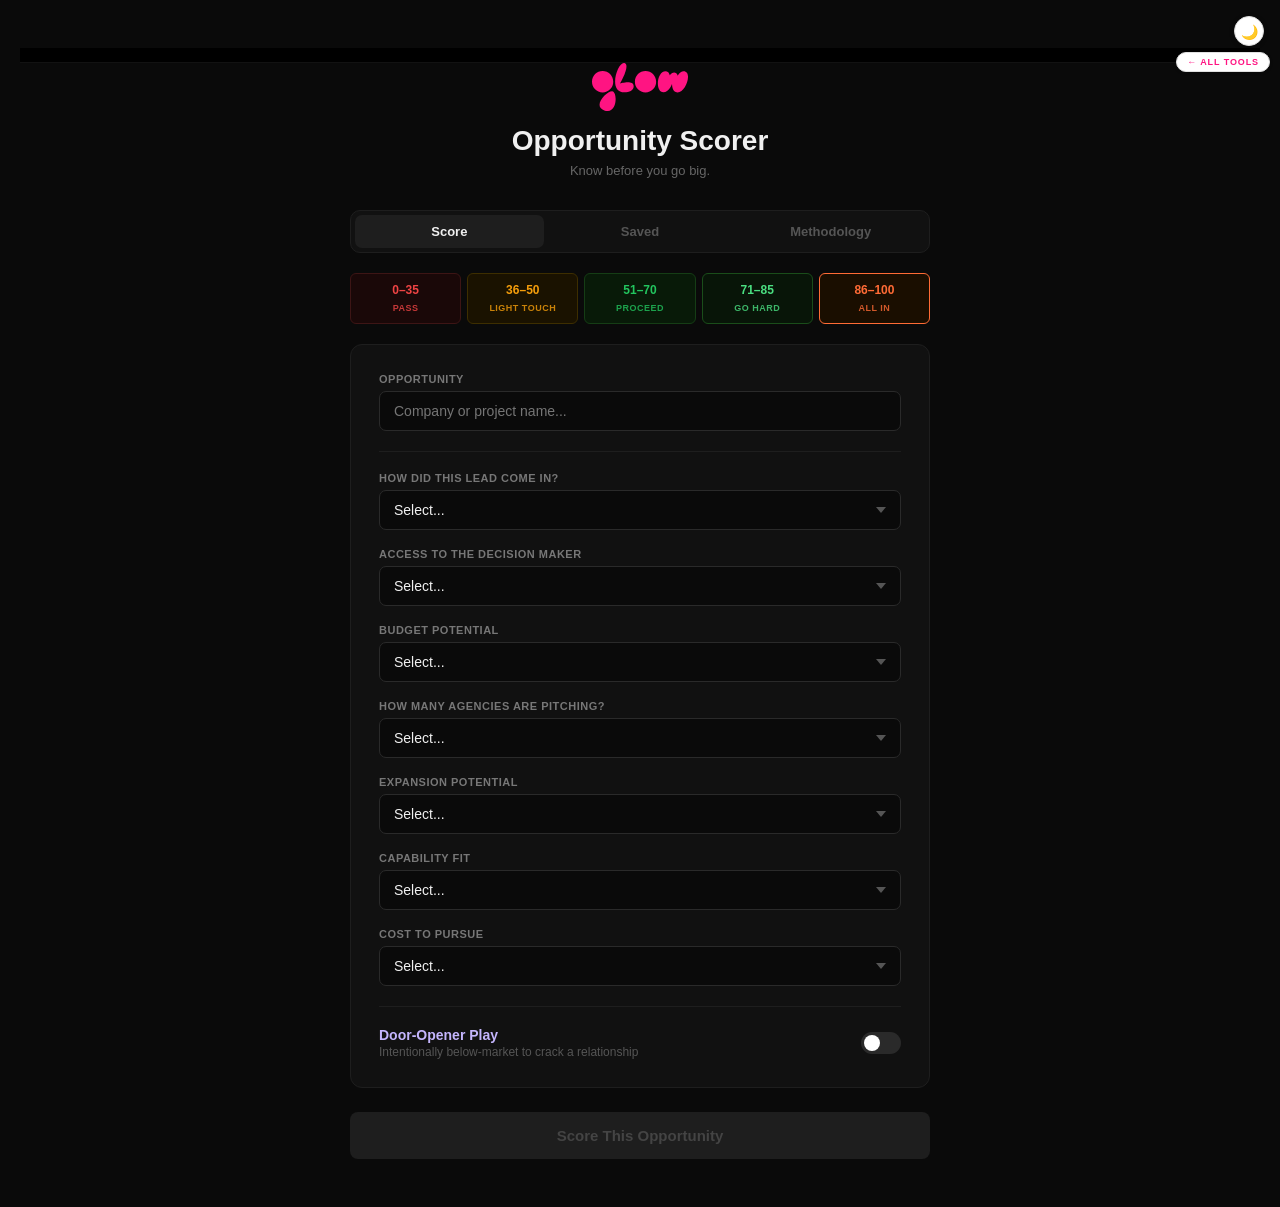
<file: opportunity-scorer.html>
<!DOCTYPE html>
<html lang="en">
<head>
<meta charset="UTF-8">
<meta name="viewport" content="width=device-width, initial-scale=1.0">
<title>GLOW Opportunity Scorer</title>
<style>
  * { box-sizing: border-box; margin: 0; padding: 0; }
  body {
    font-family: 'Helvetica Neue', Arial, sans-serif;
    background: #0a0a0a;
    color: #f0f0f0;
    min-height: 100vh;
    padding: 48px 20px;
  }
  .container { max-width: 580px; margin: 0 auto; }
  header { text-align: center; margin-bottom: 32px; }
  header h1 { font-size: 28px; font-weight: 700; margin-bottom: 6px; }
  header p { color: #666; font-size: 13px; }

  /* Tabs */
  .tabs { display: flex; gap: 2px; background: #111; border: 1px solid #1e1e1e; border-radius: 10px; padding: 4px; margin-bottom: 20px; }
  .tab { flex: 1; text-align: center; padding: 9px; font-size: 13px; font-weight: 600; color: #555; border-radius: 7px; cursor: pointer; transition: all 0.2s; user-select: none; position: relative; }
  .tab.active { background: #1e1e1e; color: #f0f0f0; }
  .tab:hover:not(.active) { color: #aaa; }
  .tab-badge { position: absolute; top: 4px; right: 8px; background: #ff6b35; color: #fff; font-size: 9px; font-weight: 900; border-radius: 10px; padding: 1px 5px; min-width: 16px; text-align: center; }

  .panel { display: none; }
  .panel.active { display: block; }

  /* Thresholds */
  .thresholds { display: flex; gap: 6px; margin-bottom: 20px; }
  .threshold { flex: 1; text-align: center; padding: 8px 4px; border-radius: 6px; font-size: 10px; font-weight: 700; line-height: 1.4; }
  .threshold.pass    { background: #1a0808; color: #ef4444; border: 1px solid #3d1515; }
  .threshold.caution { background: #1a1200; color: #f59e0b; border: 1px solid #3d2e00; }
  .threshold.proceed { background: #081a08; color: #22c55e; border: 1px solid #153d15; }
  .threshold.go      { background: #081508; color: #4ade80; border: 1px solid #1a4d1a; }
  .threshold.all-in  { background: #1a0e00; color: #ff6b35; border: 1px solid #ff6b35; }
  .threshold .range  { font-size: 12px; font-weight: 900; display: block; margin-bottom: 2px; }
  .threshold .tlabel { font-size: 9px; letter-spacing: 0.5px; opacity: 0.8; }

  /* Form */
  .form-card { background: #111; border: 1px solid #1e1e1e; border-radius: 12px; padding: 28px; margin-bottom: 16px; }
  .field { margin-bottom: 18px; }
  .field:last-child { margin-bottom: 0; }
  .field label { display: block; font-size: 11px; font-weight: 600; letter-spacing: 0.5px; color: #777; text-transform: uppercase; margin-bottom: 6px; }
  .field input[type="text"], .field select {
    width: 100%; background: #0a0a0a; border: 1px solid #2a2a2a; color: #f0f0f0;
    padding: 11px 14px; border-radius: 7px; font-size: 14px; outline: none;
    transition: border-color 0.2s; appearance: none; -webkit-appearance: none;
  }
  .field select {
    background-image: url("data:image/svg+xml,%3Csvg xmlns='http://www.w3.org/2000/svg' width='10' height='6' viewBox='0 0 10 6'%3E%3Cpath fill='%23555' d='M0 0l5 6 5-6z'/%3E%3C/svg%3E");
    background-repeat: no-repeat; background-position: right 14px center; padding-right: 36px; cursor: pointer;
  }
  .field input[type="text"]:focus, .field select:focus { border-color: #ff6b35; }
  .field select option { background: #1a1a1a; color: #f0f0f0; }
  .divider { border: none; border-top: 1px solid #1e1e1e; margin: 20px 0; }

  /* Door opener */
  .door-row { display: flex; align-items: center; justify-content: space-between; gap: 16px; cursor: pointer; }
  .door-label { font-size: 14px; font-weight: 600; color: #c4b5fd; }
  .door-sub { font-size: 12px; color: #555; margin-top: 2px; }
  .toggle { width: 40px; height: 22px; background: #2a2a2a; border-radius: 11px; position: relative; flex-shrink: 0; transition: background 0.2s; }
  .toggle.on { background: #7c3aed; }
  .toggle::after { content: ''; width: 16px; height: 16px; background: #fff; border-radius: 50%; position: absolute; top: 3px; left: 3px; transition: left 0.2s; }
  .toggle.on::after { left: 21px; }
  .door-note { display: none; margin-top: 14px; }
  .door-note.visible { display: block; }
  .door-note textarea { width: 100%; background: #0a0a0a; border: 1px solid #3a2a5a; color: #d0d0f0; padding: 11px 14px; border-radius: 7px; font-size: 13px; outline: none; resize: none; height: 68px; font-family: inherit; }
  .door-note textarea:focus { border-color: #7c3aed; }

  .score-btn { width: 100%; padding: 15px; background: #ff6b35; color: #fff; border: none; border-radius: 8px; font-size: 15px; font-weight: 700; cursor: pointer; transition: background 0.2s; margin-top: 8px; }
  .score-btn:hover { background: #e85a24; }
  .score-btn:disabled { background: #1e1e1e; color: #444; cursor: not-allowed; }

  /* Results */
  .results { display: none; }
  .results.visible { display: block; }
  .result-hero { border-radius: 12px; padding: 36px 28px; text-align: center; margin-bottom: 12px; }
  .result-hero.pass    { background: #1a0808; border: 1px solid #3d1515; }
  .result-hero.caution { background: #1a1200; border: 1px solid #3d2e00; }
  .result-hero.proceed { background: #081a08; border: 1px solid #153d15; }
  .result-hero.go      { background: #081508; border: 1px solid #1a4d1a; }
  .result-hero.all-in  { background: #1a0e00; border: 1px solid #ff6b35; }
  .result-hero.door-opener { background: #0e0818; border: 1px solid #7c3aed; }
  .r-tier { font-size: 10px; letter-spacing: 4px; text-transform: uppercase; margin-bottom: 12px; }
  .r-tier.pass    { color: #ef4444; }
  .r-tier.caution { color: #f59e0b; }
  .r-tier.proceed { color: #22c55e; }
  .r-tier.go      { color: #4ade80; }
  .r-tier.all-in  { color: #ff6b35; }
  .r-tier.door-opener { color: #a78bfa; }
  .r-score { font-size: 80px; font-weight: 900; line-height: 1; margin-bottom: 10px; }
  .r-score.pass    { color: #ef4444; }
  .r-score.caution { color: #f59e0b; }
  .r-score.proceed { color: #22c55e; }
  .r-score.go      { color: #4ade80; }
  .r-score.all-in  { color: #ff6b35; }
  .r-score.door-opener { color: #a78bfa; }
  .r-action { font-size: 18px; font-weight: 700; color: #f0f0f0; margin-bottom: 6px; }
  .r-opp { font-size: 13px; color: #555; margin-bottom: 10px; }
  .r-desc { font-size: 13px; color: #999; line-height: 1.6; max-width: 420px; margin: 0 auto; }

  .breakdown-card { background: #111; border: 1px solid #1e1e1e; border-radius: 12px; padding: 22px 26px; margin-bottom: 12px; }
  .breakdown-title { font-size: 10px; letter-spacing: 3px; text-transform: uppercase; color: #444; margin-bottom: 16px; }
  .b-row { display: flex; align-items: center; gap: 12px; margin-bottom: 10px; }
  .b-label { font-size: 12px; color: #888; width: 160px; flex-shrink: 0; }
  .b-track { flex: 1; height: 4px; background: #1e1e1e; border-radius: 2px; }
  .b-fill { height: 100%; background: #ff6b35; border-radius: 2px; }

  .door-result { background: #0e0818; border: 1px solid #2a1a4a; border-radius: 12px; padding: 18px 22px; margin-bottom: 12px; display: none; }
  .door-result-label { font-size: 10px; letter-spacing: 3px; text-transform: uppercase; color: #7c3aed; margin-bottom: 7px; }
  .door-result p { font-size: 13px; color: #c4b5fd; line-height: 1.6; }

  /* Save button */
  .save-btn { width: 100%; padding: 13px; background: #1e1e1e; color: #aaa; border: 1px solid #2a2a2a; border-radius: 8px; font-size: 13px; font-weight: 600; cursor: pointer; transition: all 0.2s; margin-bottom: 10px; }
  .save-btn:hover { background: #2a2a2a; color: #f0f0f0; border-color: #444; }
  .save-btn.saved { background: #0a1a0a; color: #22c55e; border-color: #153d15; cursor: default; }

  .reset-btn { width: 100%; padding: 13px; background: transparent; color: #555; border: 1px solid #1e1e1e; border-radius: 8px; font-size: 13px; cursor: pointer; transition: all 0.2s; margin-bottom: 40px; }
  .reset-btn:hover { color: #f0f0f0; border-color: #444; }

  /* Saved Scores tab */
  .saved-empty { text-align: center; padding: 60px 20px; color: #444; font-size: 14px; }
  .saved-empty .icon { font-size: 36px; margin-bottom: 12px; }

  /* Saved detail overlay */
  .saved-detail { display: none; position: fixed; inset: 0; background: rgba(0,0,0,0.85); z-index: 200; overflow-y: auto; padding: 40px 20px; }
  .saved-detail.visible { display: block; }
  .saved-detail-inner { max-width: 560px; margin: 0 auto; }
  .saved-detail-back { display: inline-flex; align-items: center; gap: 6px; font-size: 13px; color: #666; cursor: pointer; margin-bottom: 20px; border: none; background: none; padding: 0; }
  .saved-detail-back:hover { color: #f0f0f0; }

  .saved-card {
    background: #111;
    border: 1px solid #1e1e1e;
    border-radius: 10px;
    padding: 16px 20px;
    margin-bottom: 10px;
    display: flex;
    align-items: center;
    gap: 16px;
    cursor: pointer;
    transition: border-color 0.2s;
  }
  .saved-card:hover { border-color: #333; }
  .saved-score-pill {
    font-size: 22px;
    font-weight: 900;
    min-width: 44px;
    text-align: center;
    flex-shrink: 0;
  }
  .saved-score-pill.pass    { color: #ef4444; }
  .saved-score-pill.caution { color: #f59e0b; }
  .saved-score-pill.proceed { color: #22c55e; }
  .saved-score-pill.go      { color: #4ade80; }
  .saved-score-pill.all-in  { color: #ff6b35; }
  .saved-score-pill.door-opener { color: #a78bfa; }
  .saved-info { flex: 1; min-width: 0; }
  .saved-name { font-size: 14px; font-weight: 600; color: #f0f0f0; white-space: nowrap; overflow: hidden; text-overflow: ellipsis; }
  .saved-meta { font-size: 12px; color: #555; margin-top: 2px; }
  .saved-tier { font-size: 10px; font-weight: 700; letter-spacing: 1px; margin-top: 4px; }
  .saved-tier.pass    { color: #ef4444; }
  .saved-tier.caution { color: #f59e0b; }
  .saved-tier.proceed { color: #22c55e; }
  .saved-tier.go      { color: #4ade80; }
  .saved-tier.all-in  { color: #ff6b35; }
  .saved-tier.door-opener { color: #a78bfa; }
  .saved-delete { color: #333; font-size: 18px; cursor: pointer; padding: 4px; transition: color 0.2s; flex-shrink: 0; }
  .saved-delete:hover { color: #ef4444; }

  .saved-header { display: flex; align-items: center; justify-content: space-between; margin-bottom: 14px; }
  .saved-count { font-size: 11px; letter-spacing: 2px; text-transform: uppercase; color: #555; }
  .clear-all-btn { font-size: 11px; color: #444; background: none; border: none; cursor: pointer; padding: 4px 0; }
  .clear-all-btn:hover { color: #ef4444; }

  /* Methodology */
  .method-card { background: #111; border: 1px solid #1e1e1e; border-radius: 12px; padding: 28px; margin-bottom: 16px; }
  .method-card h2 { font-size: 14px; font-weight: 700; color: #f0f0f0; margin-bottom: 6px; }
  .method-card .intro { font-size: 13px; color: #777; line-height: 1.6; margin-bottom: 24px; }
  .method-section { margin-bottom: 28px; }
  .method-section:last-child { margin-bottom: 0; }
  .method-section-title { font-size: 10px; letter-spacing: 3px; text-transform: uppercase; color: #ff6b35; margin-bottom: 14px; padding-bottom: 8px; border-bottom: 1px solid #1e1e1e; }
  .dim-row { display: flex; align-items: baseline; justify-content: space-between; margin-bottom: 4px; gap: 12px; }
  .dim-name { font-size: 13px; color: #ccc; font-weight: 500; }
  .dim-weight { font-size: 12px; color: #ff6b35; font-weight: 700; flex-shrink: 0; }
  .dim-desc { font-size: 12px; color: #666; margin-bottom: 12px; }
  .band-grid { display: flex; flex-direction: column; gap: 8px; }
  .band-row { display: flex; align-items: center; gap: 14px; padding: 10px 14px; border-radius: 7px; }
  .band-row.pass    { background: #1a0808; border: 1px solid #3d1515; }
  .band-row.caution { background: #1a1200; border: 1px solid #3d2e00; }
  .band-row.proceed { background: #081a08; border: 1px solid #153d15; }
  .band-row.go      { background: #081508; border: 1px solid #1a4d1a; }
  .band-row.all-in  { background: #1a0e00; border: 1px solid #c2410c; }
  .band-row.door-opener { background: #0e0818; border: 1px solid #7c3aed; }
  .band-range { font-size: 14px; font-weight: 900; min-width: 50px; flex-shrink: 0; }
  .band-row.pass .band-range    { color: #ef4444; }
  .band-row.caution .band-range { color: #f59e0b; }
  .band-row.proceed .band-range { color: #22c55e; }
  .band-row.go .band-range      { color: #4ade80; }
  .band-row.all-in .band-range  { color: #ff6b35; }
  .band-row.door-opener .band-range { color: #a78bfa; }
  .band-info { flex: 1; }
  .band-verdict { font-size: 12px; font-weight: 700; color: #f0f0f0; margin-bottom: 2px; }
  .band-action { font-size: 12px; color: #888; }

  .progress-bar { position: fixed; top: 0; left: 0; height: 2px; background: #ff6b35; transition: width 0.3s; z-index: 100; }
</style>
<link rel="stylesheet" href="glow-dark.css">
<script src="glow-theme.js"></script>
</head>
<body>
<div style="position:sticky;top:0;z-index:999;background:rgba(0,0,0,0.92);backdrop-filter:blur(12px);padding:7px 20px;border-bottom:1px solid rgba(255,255,255,0.07);display:flex;align-items:center;"></div>

<div class="progress-bar" id="progress" style="width:0%"></div>

<div class="container">

  <header>
    <img src="glow-logo.svg" alt="GLOW" style="height:48px;margin-bottom:14px;display:block;margin-left:auto;margin-right:auto;">
    <h1>Opportunity Scorer</h1>
    <p>Know before you go big.</p>
  </header>

  <div class="tabs">
    <div class="tab active" id="tab-score" onclick="switchTab('score')">Score</div>
    <div class="tab" id="tab-saved" onclick="switchTab('saved')">Saved <span class="tab-badge" id="savedBadge" style="display:none"></span></div>
    <div class="tab" id="tab-method" onclick="switchTab('method')">Methodology</div>
  </div>

  <!-- SCORE TAB -->
  <div class="panel active" id="panel-score">
    <div class="thresholds">
      <div class="threshold pass"><span class="range">0–35</span><span class="tlabel">PASS</span></div>
      <div class="threshold caution"><span class="range">36–50</span><span class="tlabel">LIGHT TOUCH</span></div>
      <div class="threshold proceed"><span class="range">51–70</span><span class="tlabel">PROCEED</span></div>
      <div class="threshold go"><span class="range">71–85</span><span class="tlabel">GO HARD</span></div>
      <div class="threshold all-in"><span class="range">86–100</span><span class="tlabel">ALL IN</span></div>
    </div>

    <div id="formWrap">
      <div class="form-card">
        <div class="field">
          <label>Opportunity</label>
          <input type="text" id="oppName" placeholder="Company or project name..." />
        </div>
        <hr class="divider">
        <div class="field">
          <label>How did this lead come in?</label>
          <select id="q1">
            <option value="">Select...</option>
            <option value="10">Current client — intro or expansion</option>
            <option value="9">Personal contact / direct network</option>
            <option value="8">Our outbound — we initiated the relationship</option>
            <option value="7">Past client came back</option>
            <option value="6">Referral from trusted source</option>
            <option value="4">Inbound via weareglow.com or social</option>
            <option value="3">Cold / unknown origin</option>
            <option value="1">Procurement only / vendor list</option>
          </select>
        </div>
        <div class="field">
          <label>Access to the decision maker</label>
          <select id="q2">
            <option value="">Select...</option>
            <option value="10">Direct access to the buyer</option>
            <option value="7">Access to a strong champion</option>
            <option value="4">Unclear / working on it</option>
            <option value="1">Procurement wall — no direct access</option>
          </select>
        </div>
        <div class="field">
          <label>Budget potential</label>
          <select id="q3">
            <option value="">Select...</option>
            <option value="10">$2M+</option>
            <option value="8">$1M – $2M</option>
            <option value="6">$500K – $1M</option>
            <option value="4">$100K – $500K</option>
            <option value="2">Under $100K</option>
            <option value="5">Unknown</option>
          </select>
        </div>
        <div class="field">
          <label>How many agencies are pitching?</label>
          <select id="q4">
            <option value="">Select...</option>
            <option value="10">Only us</option>
            <option value="7">2 agencies</option>
            <option value="4">3 agencies</option>
            <option value="2">4+ agencies</option>
            <option value="1">Open RFP</option>
            <option value="5">Unknown</option>
          </select>
        </div>
        <div class="field">
          <label>Expansion potential</label>
          <select id="q5">
            <option value="">Select...</option>
            <option value="10">Clear AOR or major ongoing scope</option>
            <option value="8">Small now, obvious path to more</option>
            <option value="5">Some potential, not defined</option>
            <option value="2">Project only, no expansion</option>
          </select>
        </div>
        <div class="field">
          <label>Capability fit</label>
          <select id="q6">
            <option value="">Select...</option>
            <option value="10">We own this — category and work type</option>
            <option value="7">Strong in one, decent in the other</option>
            <option value="5">New category, proven work type</option>
            <option value="3">New territory for us</option>
          </select>
        </div>
        <div class="field">
          <label>Cost to pursue</label>
          <select id="q7">
            <option value="">Select...</option>
            <option value="10">Minimal — existing assets, quick conversation</option>
            <option value="7">Standard deck + credentials</option>
            <option value="4">Custom pitch, some new thinking</option>
            <option value="1">Full spec creative — major lift</option>
          </select>
        </div>
        <hr class="divider">
        <div class="door-row" id="doorToggle">
          <div>
            <div class="door-label">Door-Opener Play</div>
            <div class="door-sub">Intentionally below-market to crack a relationship</div>
          </div>
          <div class="toggle" id="doorSwitch"></div>
        </div>
        <div class="door-note" id="doorNote">
          <textarea id="doorText" placeholder="Why is this a door-opener? (optional)"></textarea>
        </div>
      </div>
      <button class="score-btn" id="scoreBtn" disabled>Score This Opportunity</button>
    </div>

    <!-- Results -->
    <div class="results" id="results">
      <div class="result-hero" id="resultHero">
        <div class="r-tier" id="rTier"></div>
        <div class="r-score" id="rScore"></div>
        <div class="r-action" id="rAction"></div>
        <div class="r-opp" id="rOpp"></div>
        <div class="r-desc" id="rDesc"></div>
      </div>
      <div class="breakdown-card">
        <div class="breakdown-title">Score Breakdown</div>
        <div id="breakdownRows"></div>
      </div>
      <div class="door-result" id="doorResult">
        <div class="door-result-label">Door-Opener Play</div>
        <p id="doorResultText"></p>
      </div>
      <button class="save-btn" id="saveBtn">Save this score</button>
      <button class="reset-btn" id="resetBtn">Score another opportunity</button>
    </div>
  </div>

  <!-- SAVED TAB -->
  <div class="panel" id="panel-saved">
    <div id="savedContent"></div>
  </div>

  <!-- Saved Detail Overlay -->
  <div class="saved-detail" id="savedDetail">
    <div class="saved-detail-inner">
      <button class="saved-detail-back" onclick="closeSavedDetail()">← Back to saved</button>
      <div id="savedDetailHero" class="result-hero" style="margin-bottom:12px;"></div>
      <div class="breakdown-card">
        <div class="breakdown-title">Score Breakdown</div>
        <div id="savedDetailBreakdown"></div>
      </div>
      <div class="door-result" id="savedDetailDoor">
        <div class="door-result-label">Door-Opener Play</div>
        <p id="savedDetailDoorText"></p>
      </div>
    </div>
  </div>

  <!-- METHODOLOGY TAB -->
  <div class="panel" id="panel-method">
    <div class="method-card">
      <h2>How the Score Works</h2>
      <p class="intro">Each opportunity is scored across 7 dimensions, each weighted by how much it actually predicts success. Answers are scored 1–10, multiplied by their weight, and summed to a final score out of 100.</p>
      <div class="method-section">
        <div class="method-section-title">The 7 Dimensions</div>
        <div class="dim-row"><div class="dim-name">Relationship Origin</div><div class="dim-weight">20%</div></div>
        <div class="dim-desc">How the lead came in. Warm relationships close faster and at higher rates — this carries the most weight.</div>
        <div class="dim-row"><div class="dim-name">Decision Maker Access</div><div class="dim-weight">15%</div></div>
        <div class="dim-desc">Can we get to the actual buyer? Procurement walls kill deals that should close.</div>
        <div class="dim-row"><div class="dim-name">Budget Potential</div><div class="dim-weight">15%</div></div>
        <div class="dim-desc">How big can this get? Unknown budget scores neutral (5/10) — not penalized for early-stage opps.</div>
        <div class="dim-row"><div class="dim-name">Win Probability</div><div class="dim-weight">15%</div></div>
        <div class="dim-desc">Fewer agencies = better odds. Unknown field scores neutral.</div>
        <div class="dim-row"><div class="dim-name">Expansion Potential</div><div class="dim-weight">15%</div></div>
        <div class="dim-desc">Is this a one-off project or a gateway to something bigger? AOR potential scores highest.</div>
        <div class="dim-row"><div class="dim-name">Capability Fit</div><div class="dim-weight">10%</div></div>
        <div class="dim-desc">How well does the work match what GLOW does best — category experience and work type combined.</div>
        <div class="dim-row"><div class="dim-name">Cost to Pursue</div><div class="dim-weight">10%</div></div>
        <div class="dim-desc">Lower pitch cost = higher score. Full spec creative with major resource pull scores lowest.</div>
      </div>
      <div class="method-section">
        <div class="method-section-title">Score Bands</div>
        <div class="band-grid">
          <div class="band-row pass"><div class="band-range">0–35</div><div class="band-info"><div class="band-verdict">PASS</div><div class="band-action">Do not pursue — the math doesn't work</div></div></div>
          <div class="band-row caution"><div class="band-range">36–50</div><div class="band-info"><div class="band-verdict">LIGHT TOUCH</div><div class="band-action">Credentials only — no speculative work or pulling people off paying accounts</div></div></div>
          <div class="band-row proceed"><div class="band-range">51–70</div><div class="band-info"><div class="band-verdict">PROCEED</div><div class="band-action">Assign a lead, build a proper pitch, pursue with intent</div></div></div>
          <div class="band-row go"><div class="band-range">71–85</div><div class="band-info"><div class="band-verdict">GO HARD</div><div class="band-action">Pull in the right people — senior attention, real creative energy</div></div></div>
          <div class="band-row all-in"><div class="band-range">86–100</div><div class="band-info"><div class="band-verdict">ALL IN</div><div class="band-action">Clear the decks — full team, best work, whatever it takes</div></div></div>
          <div class="band-row door-opener"><div class="band-range">🚪</div><div class="band-info"><div class="band-verdict">DOOR-OPENER PLAY</div><div class="band-action">Overrides the score — intentional loss-leader to crack a strategic relationship</div></div></div>
        </div>
      </div>
      <div class="method-section">
        <div class="method-section-title">The Door-Opener Flag</div>
        <p style="font-size:13px;color:#888;line-height:1.7;">Some opportunities score low but are tactically brilliant — taking a small, cheap gig to get in front of a decision maker you otherwise couldn't reach. The Door-Opener toggle flags this intentionally, so the team knows it's a strategic move, not a mistake.</p>
      </div>
    </div>
  </div>

</div>

<script>
  const weights = { q1:.20, q2:.15, q3:.15, q4:.15, q5:.15, q6:.10, q7:.10 };
  const qLabels = { q1:'Relationship origin', q2:'Decision maker access', q3:'Budget potential', q4:'Win probability', q5:'Expansion potential', q6:'Capability fit', q7:'Cost to pursue' };
  const selects = ['q1','q2','q3','q4','q5','q6','q7'];
  let doorOn = false;
  let lastResult = null;

  // Storage
  function getScores() { try { return JSON.parse(localStorage.getItem('glowScores') || '[]'); } catch(e) { return []; } }
  function saveScores(arr) { localStorage.setItem('glowScores', JSON.stringify(arr)); }
  function updateBadge() {
    const n = getScores().length;
    const b = document.getElementById('savedBadge');
    b.style.display = n > 0 ? 'inline' : 'none';
    b.textContent = n;
  }

  function switchTab(tab) {
    document.querySelectorAll('.tab').forEach(t => t.classList.remove('active'));
    document.querySelectorAll('.panel').forEach(p => p.classList.remove('active'));
    document.getElementById('tab-' + tab).classList.add('active');
    document.getElementById('panel-' + tab).classList.add('active');
    if (tab === 'saved') renderSaved();
  }

  selects.forEach(id => {
    document.getElementById(id).addEventListener('change', () => {
      const answered = selects.filter(id => document.getElementById(id).value !== '').length;
      document.getElementById('progress').style.width = (answered / 7 * 100) + '%';
      document.getElementById('scoreBtn').disabled = answered < 7;
    });
  });

  document.getElementById('doorToggle').addEventListener('click', () => {
    doorOn = !doorOn;
    document.getElementById('doorSwitch').classList.toggle('on', doorOn);
    document.getElementById('doorNote').classList.toggle('visible', doorOn);
  });

  document.getElementById('scoreBtn').addEventListener('click', calculate);
  document.getElementById('resetBtn').addEventListener('click', reset);

  document.getElementById('saveBtn').addEventListener('click', () => {
    if (!lastResult) return;
    const scores = getScores();
    // avoid duplicate saves
    const btn = document.getElementById('saveBtn');
    scores.unshift(lastResult);
    saveScores(scores);
    updateBadge();
    btn.textContent = '✓ Saved';
    btn.classList.add('saved');
    btn.disabled = true;
  });

  function tierClass(score, isDoor) {
    if (isDoor) return 'door-opener';
    if (score <= 35) return 'pass';
    if (score <= 50) return 'caution';
    if (score <= 70) return 'proceed';
    if (score <= 85) return 'go';
    return 'all-in';
  }

  function tierLabel(score, isDoor) {
    if (isDoor) return 'DOOR-OPENER PLAY';
    if (score <= 35) return 'PASS';
    if (score <= 50) return 'LIGHT TOUCH';
    if (score <= 70) return 'PROCEED';
    if (score <= 85) return 'GO HARD';
    return 'ALL IN';
  }

  function calculate() {
    let score = 0;
    const breakdown = [];
    selects.forEach(id => {
      const raw = parseFloat(document.getElementById(id).value);
      score += raw * weights[id] * 10;
      breakdown.push({ label: qLabels[id], raw });
    });
    score = Math.round(score);

    const opp = document.getElementById('oppName').value.trim();
    const doorText = document.getElementById('doorText').value.trim();
    const cls = tierClass(score, doorOn);
    const tier = tierLabel(score, doorOn);

    let action, desc;
    if (doorOn) {
      action = 'Proceed — Strategic Investment';
      desc = 'Flagged as a deliberate relationship play. Score reflects market rate, but the strategic upside justifies the move. Keep the pitch lean and the investment intentional.';
    } else if (score <= 35) { action = 'Do not pursue'; desc = 'The math doesn\'t work. Move on.'; }
    else if (score <= 50) { action = 'Credentials only — no spec work'; desc = 'Worth a conversation. Don\'t pull your best people off paying work.'; }
    else if (score <= 70) { action = 'Assign a lead and build the pitch'; desc = 'Good opportunity. Assign ownership and pursue with intent.'; }
    else if (score <= 85) { action = 'Pull in the right people'; desc = 'Strong opportunity. Senior attention and real creative energy.'; }
    else { action = 'Whatever it takes'; desc = 'Clear the decks. Full team, best work, no excuses.'; }

    lastResult = { id: Date.now(), opp: opp || 'Unnamed', score, cls, tier, action, isDoor: doorOn, doorNote: doorText, breakdown, date: new Date().toLocaleDateString('en-US', {month:'short', day:'numeric', year:'numeric'}) };

    const hero = document.getElementById('resultHero');
    hero.className = 'result-hero ' + cls;
    const rt = document.getElementById('rTier'); rt.className = 'r-tier ' + cls; rt.textContent = tier;
    const rs = document.getElementById('rScore'); rs.className = 'r-score ' + cls; rs.textContent = score;
    document.getElementById('rAction').textContent = action;
    document.getElementById('rOpp').textContent = opp;
    document.getElementById('rDesc').textContent = desc;

    const rows = document.getElementById('breakdownRows');
    rows.innerHTML = '';
    breakdown.forEach(item => {
      rows.innerHTML += `<div class="b-row"><div class="b-label">${item.label}</div><div class="b-track"><div class="b-fill" style="width:${item.raw*10}%"></div></div></div>`;
    });

    const dr = document.getElementById('doorResult');
    if (doorOn) { dr.style.display = 'block'; document.getElementById('doorResultText').textContent = doorText || 'Strategic relationship investment. Keep the effort lean and the intent clear.'; }
    else { dr.style.display = 'none'; }

    // Reset save button
    const sb = document.getElementById('saveBtn');
    sb.textContent = 'Save this score';
    sb.classList.remove('saved');
    sb.disabled = false;

    document.getElementById('progress').style.width = '100%';
    document.getElementById('formWrap').style.display = 'none';
    document.getElementById('results').classList.add('visible');
    window.scrollTo({ top: 0, behavior: 'smooth' });
  }

  function reset() {
    selects.forEach(id => document.getElementById(id).value = '');
    document.getElementById('oppName').value = '';
    document.getElementById('doorText').value = '';
    doorOn = false; lastResult = null;
    document.getElementById('doorSwitch').classList.remove('on');
    document.getElementById('doorNote').classList.remove('visible');
    document.getElementById('progress').style.width = '0%';
    document.getElementById('results').classList.remove('visible');
    document.getElementById('formWrap').style.display = 'block';
    document.getElementById('scoreBtn').disabled = true;
    window.scrollTo({ top: 0, behavior: 'smooth' });
  }

  function renderSaved() {
    const scores = getScores();
    const el = document.getElementById('savedContent');
    if (scores.length === 0) {
      el.innerHTML = '<div class="saved-empty"><div class="icon">📋</div>No saved scores yet.<br>Score an opportunity and hit "Save this score".</div>';
      return;
    }
    let html = `<div class="saved-header"><div class="saved-count">${scores.length} saved</div><button class="clear-all-btn" onclick="clearAll()">Clear all</button></div>`;
    scores.forEach((s, i) => {
      const scoreDisplay = s.isDoor ? '🚪' : s.score;
      html += `
        <div class="saved-card" onclick="openSavedDetail(${i})">
          <div class="saved-score-pill ${s.cls}">${scoreDisplay}</div>
          <div class="saved-info">
            <div class="saved-name">${s.opp}</div>
            <div class="saved-meta">${s.date}</div>
            <div class="saved-tier ${s.cls}">${s.tier}</div>
          </div>
          <div class="saved-delete" onclick="deleteScore(${i}, event)">×</div>
        </div>`;
    });
    el.innerHTML = html;
  }

  function openSavedDetail(i) {
    const s = getScores()[i];
    if (!s) return;

    // Hero
    const hero = document.getElementById('savedDetailHero');
    hero.className = 'result-hero ' + s.cls;
    hero.innerHTML = `
      <div class="r-tier ${s.cls}">${s.tier}</div>
      <div class="r-score ${s.cls}">${s.isDoor ? '🚪' : s.score}</div>
      <div class="r-action">${s.action}</div>
      <div class="r-opp">${s.opp} · ${s.date}</div>`;

    // Breakdown
    const bd = document.getElementById('savedDetailBreakdown');
    bd.innerHTML = '';
    if (s.breakdown) {
      s.breakdown.forEach(item => {
        bd.innerHTML += `<div class="b-row"><div class="b-label">${item.label}</div><div class="b-track"><div class="b-fill" style="width:${item.raw*10}%"></div></div></div>`;
      });
    }

    // Door opener
    const dr = document.getElementById('savedDetailDoor');
    if (s.isDoor) {
      dr.style.display = 'block';
      document.getElementById('savedDetailDoorText').textContent = s.doorNote || 'Strategic relationship investment.';
    } else {
      dr.style.display = 'none';
    }

    document.getElementById('savedDetail').classList.add('visible');
    window.scrollTo({ top: 0, behavior: 'smooth' });
  }

  function closeSavedDetail() {
    document.getElementById('savedDetail').classList.remove('visible');
  }

  function deleteScore(i, e) {
    e.stopPropagation();
    const scores = getScores();
    scores.splice(i, 1);
    saveScores(scores);
    updateBadge();
    renderSaved();
  }

  function clearAll() {
    if (confirm('Clear all saved scores?')) {
      saveScores([]);
      updateBadge();
      renderSaved();
    }
  }

  updateBadge();
</script>
</body>
</html>
</file>
<file: glow-dark.css>
/* GLOW Tools — Dark Mode via [data-theme="dark"] on <html> */

[data-theme="dark"] body,
[data-theme="dark"] {
  background: #0a0a0a !important;
  color: #f0f0f0 !important;
}

/* Backgrounds */
[data-theme="dark"] body { background: #0a0a0a !important; }
[data-theme="dark"] header,
[data-theme="dark"] .header { background: #0f0f0f !important; border-color: #222 !important; }
[data-theme="dark"] .hero,
[data-theme="dark"] .creds { background: #111 !important; border-color: #222 !important; }
[data-theme="dark"] .page { background: #0a0a0a !important; }
[data-theme="dark"] .pillar,
[data-theme="dark"] .tp-card,
[data-theme="dark"] .cred-card { background: #141414 !important; border-color: #2a2a2a !important; }
[data-theme="dark"] .pillar:hover { background: #1a1a1a !important; }
[data-theme="dark"] .story { background: #111 !important; }
[data-theme="dark"] .question { background: transparent !important; border-color: #2a2a2a !important; }

/* Text */
[data-theme="dark"] h1,
[data-theme="dark"] h2,
[data-theme="dark"] h3,
[data-theme="dark"] .hero h1,
[data-theme="dark"] .q-text,
[data-theme="dark"] .section-title,
[data-theme="dark"] .tool-name,
[data-theme="dark"] .card-title,
[data-theme="dark"] #thank-you h2 { color: #fff !important; }

[data-theme="dark"] p,
[data-theme="dark"] .hero p,
[data-theme="dark"] .hero-desc,
[data-theme="dark"] .pillar p,
[data-theme="dark"] .tp-card p,
[data-theme="dark"] .cred-card p,
[data-theme="dark"] .tool-desc,
[data-theme="dark"] .card-desc,
[data-theme="dark"] #thank-you p { color: #888 !important; }

[data-theme="dark"] .tp-card p strong,
[data-theme="dark"] .cred-card p strong { color: #ddd !important; }
[data-theme="dark"] .story p { color: #bbb !important; }
[data-theme="dark"] .hero-meta,
[data-theme="dark"] .creds-footer,
[data-theme="dark"] .submit-note,
[data-theme="dark"] footer,
[data-theme="dark"] .closing p { color: #555 !important; }
[data-theme="dark"] .pillar-number { color: #444 !important; }
[data-theme="dark"] .tools-group-label,
[data-theme="dark"] .header-label,
[data-theme="dark"] .card-label,
[data-theme="dark"] .sub { color: #555 !important; }

/* Borders */
[data-theme="dark"] .tools-group-label,
[data-theme="dark"] .section-title,
[data-theme="dark"] .closing,
[data-theme="dark"] .submit-wrap,
[data-theme="dark"] .q-divider { border-color: #222 !important; }

/* Tags */
[data-theme="dark"] .tool-tag { background: #1a1a1a !important; border-color: #2a2a2a !important; color: #888 !important; }

/* Form elements */
[data-theme="dark"] .radio-options label,
[data-theme="dark"] .check-options label { background: transparent !important; border-color: #2a2a2a !important; color: #aaa !important; }
[data-theme="dark"] .radio-options label:hover,
[data-theme="dark"] .check-options label:hover { border-color: #ff148260 !important; color: #fff !important; background: #1a1a1a !important; }
[data-theme="dark"] .radio-options label:has(input:checked),
[data-theme="dark"] .check-options label:has(input:checked) { background: #ff14820f !important; border-color: #ff1482 !important; color: #fff !important; }
[data-theme="dark"] .scale-options .option-btn { background: transparent !important; border-color: #2a2a2a !important; color: #aaa !important; }
[data-theme="dark"] .scale-options input[type="radio"]:checked + .option-btn { background: #ff14820f !important; border-color: #ff1482 !important; color: #ff1482 !important; }
[data-theme="dark"] .open-text { background: #111 !important; border-color: #2a2a2a !important; color: #f0f0f0 !important; }
[data-theme="dark"] .open-text::placeholder { color: #444 !important; }
[data-theme="dark"] .open-text:focus { border-color: #ff148260 !important; background: #141414 !important; }
[data-theme="dark"] .radio-dot { border-color: #444 !important; }

/* Index cards */
[data-theme="dark"] .wrap { background: #0a0a0a !important; }
[data-theme="dark"] .card { background: rgba(255,255,255,0.04) !important; border-color: rgba(255,255,255,0.1) !important; }
[data-theme="dark"] .card:hover { background: rgba(255,255,255,0.08) !important; border-color: rgba(255,255,255,0.2) !important; }
[data-theme="dark"] .card.featured { border-color: rgba(255,20,130,0.4) !important; background: rgba(255,20,130,0.06) !important; }

/* Back pill */
[data-theme="dark"] .glow-tools-back { background: #141414 !important; border-color: #2a2a2a !important; box-shadow: 0 2px 8px rgba(0,0,0,0.5) !important; }
</file>
